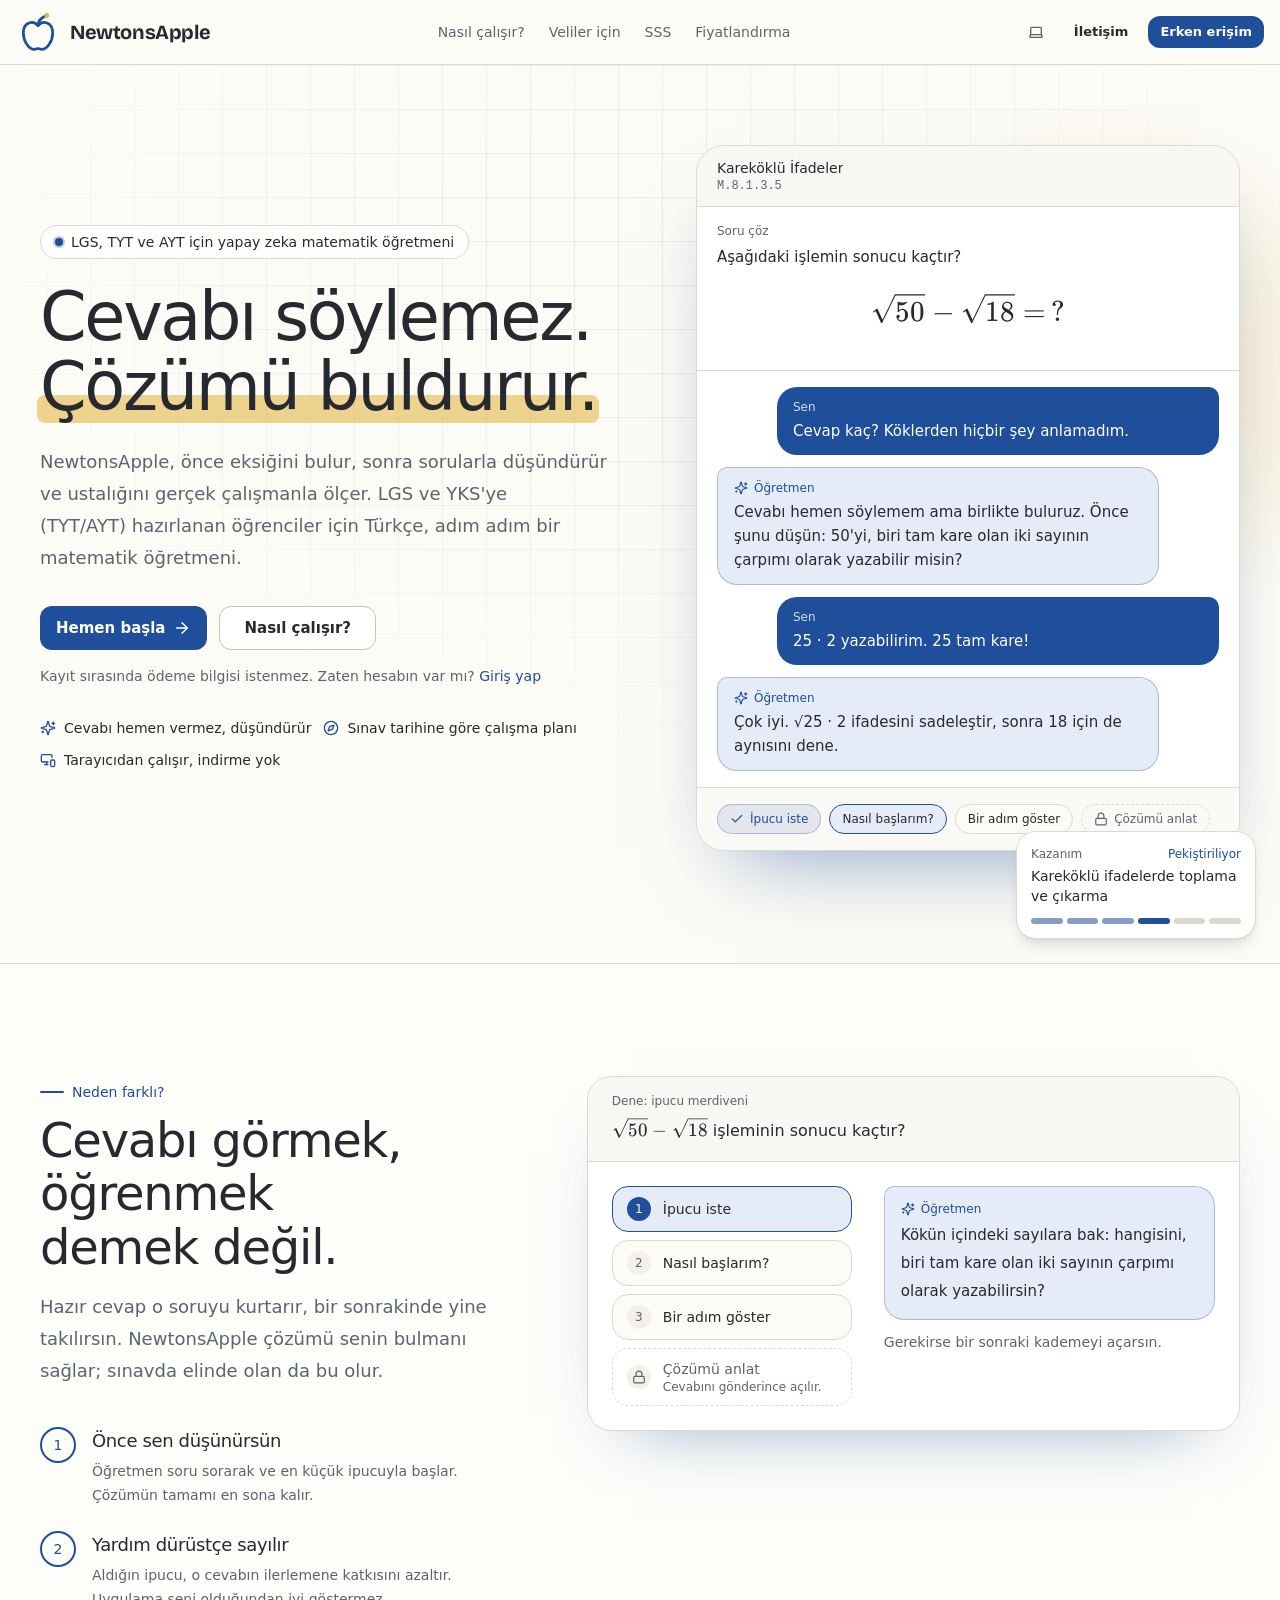
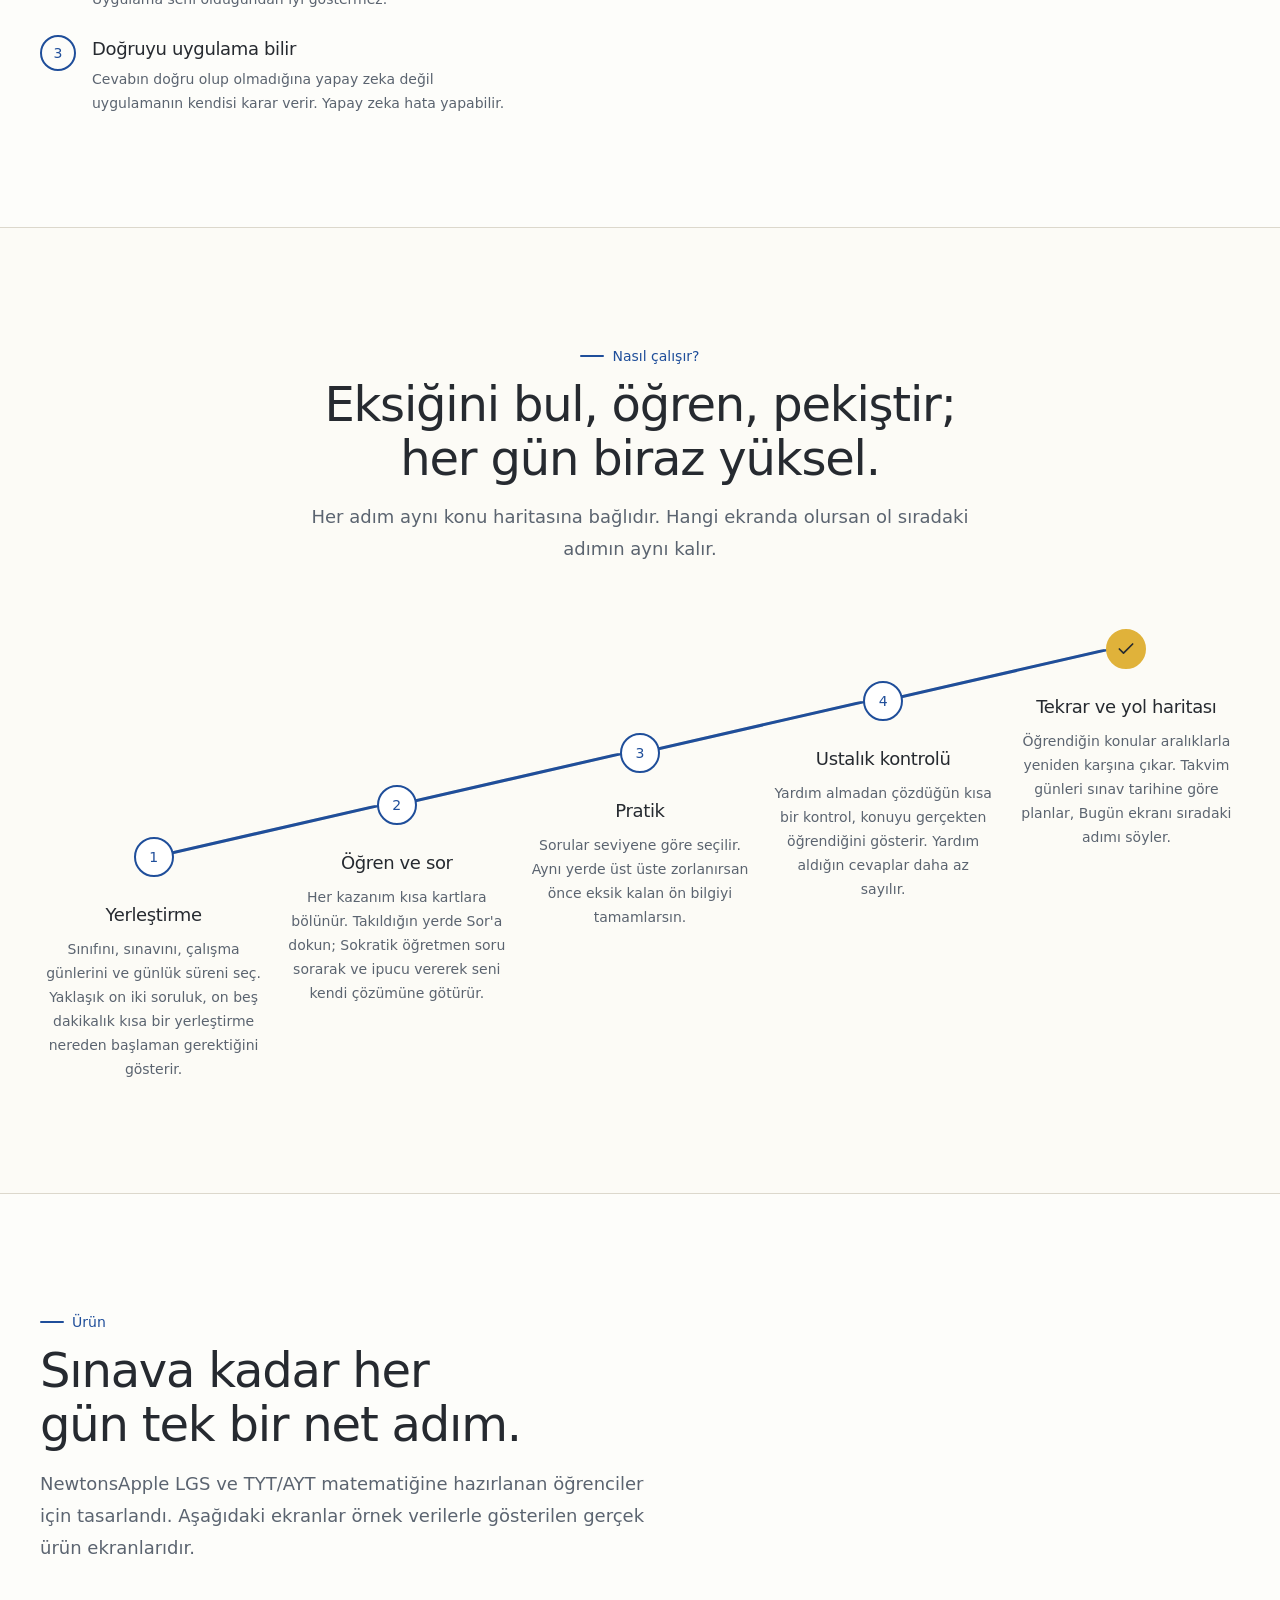
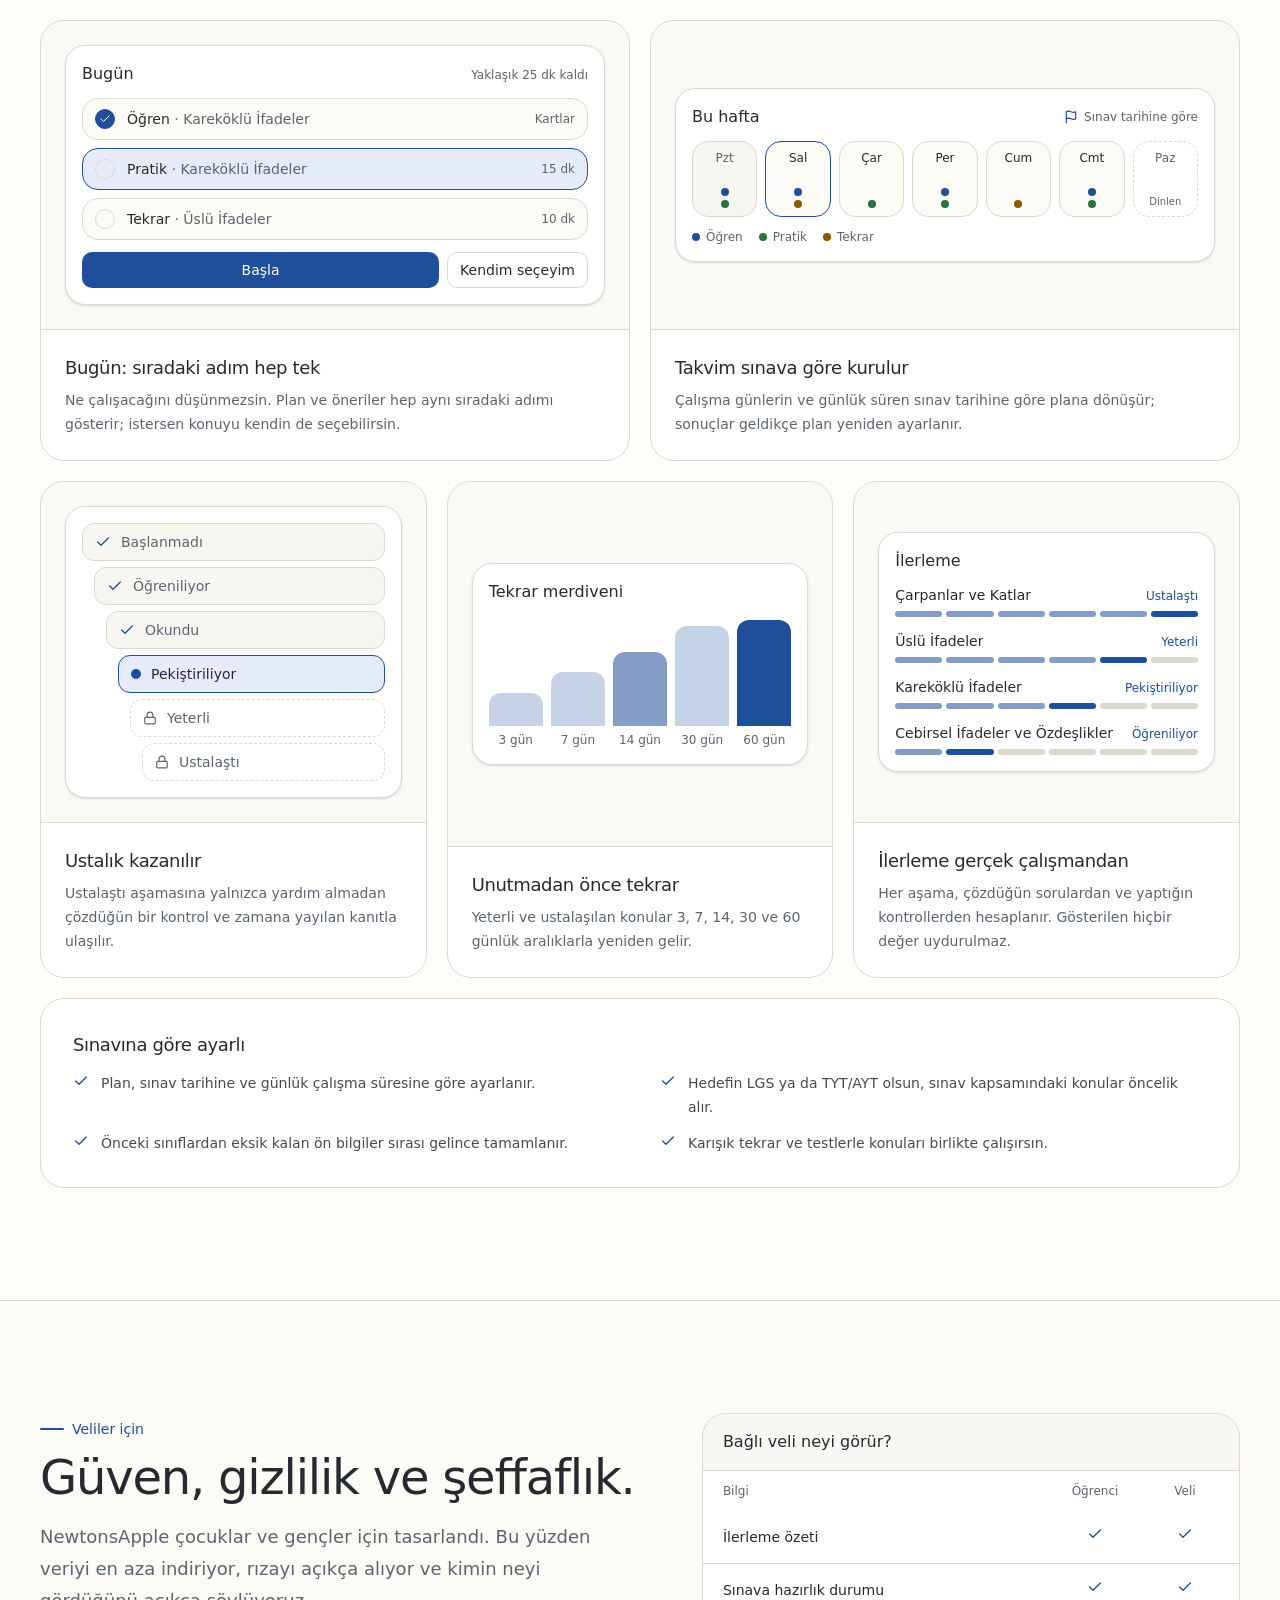
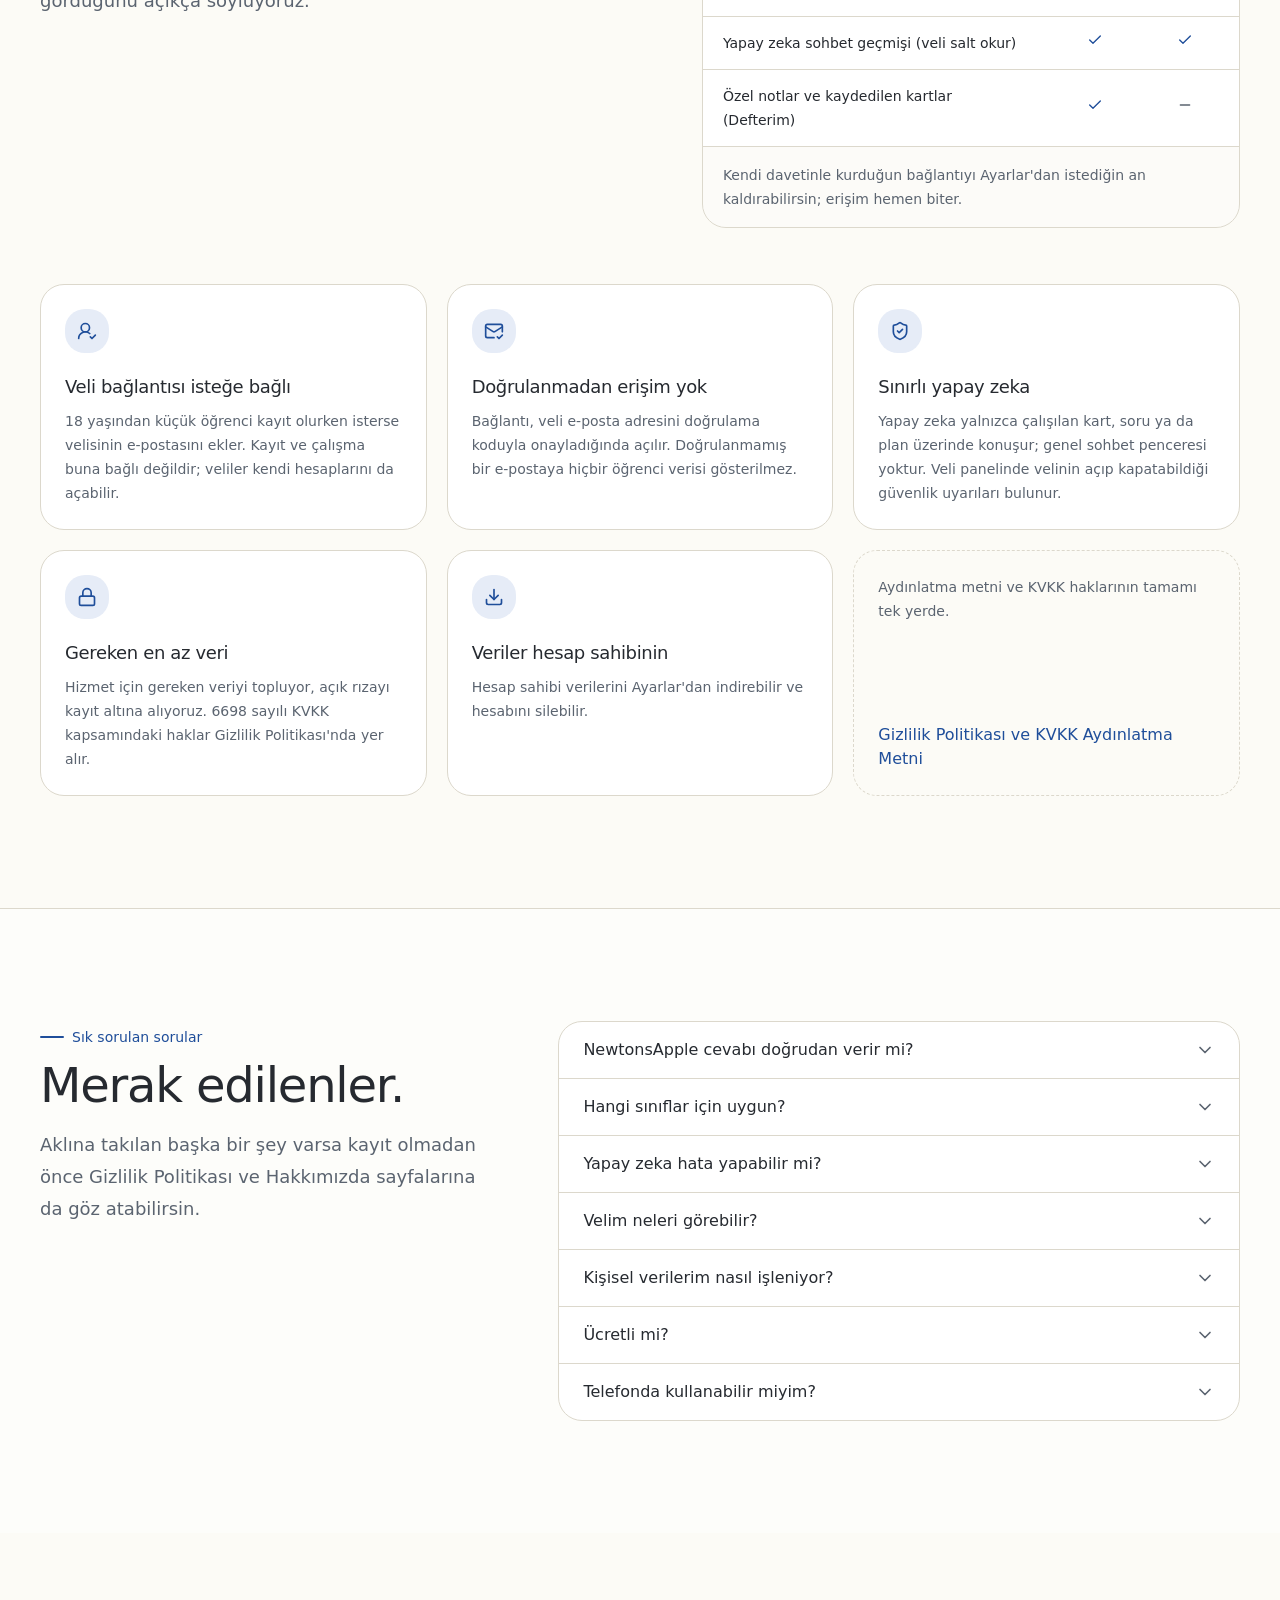
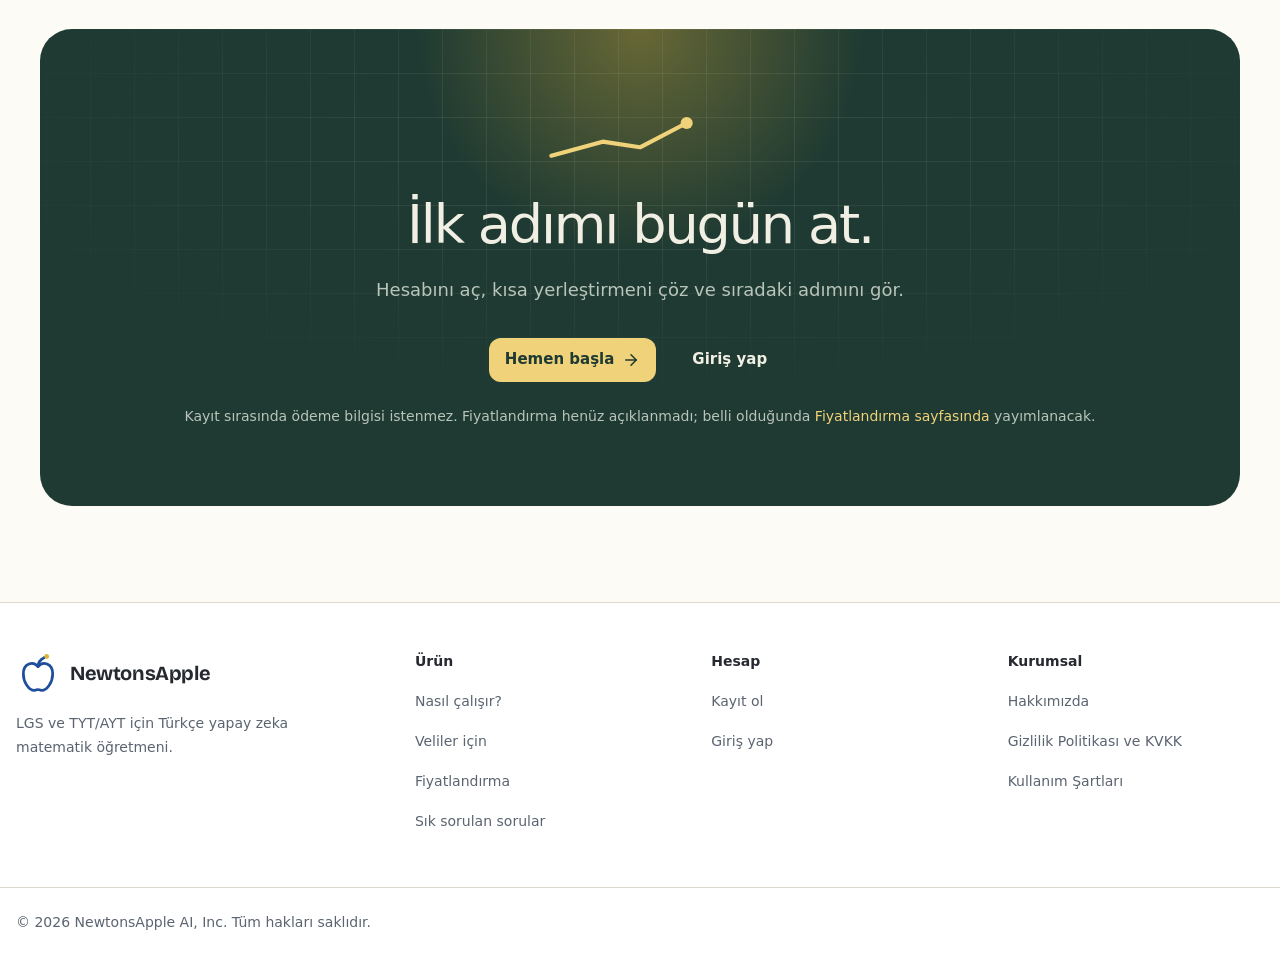
<file: index.html>
<!DOCTYPE html><html lang="tr"><head><meta charSet="utf-8"/><meta name="viewport" content="width=device-width, initial-scale=1"/><link rel="preload" href="/_next/static/media/db22fddfbb78074e-s.p.ttf" as="font" crossorigin="" type="font/ttf"/><link rel="preload" as="image" href="/brand/newtonsapple-mark-48-light.svg"/><link rel="preload" as="image" href="/brand/newtonsapple-mark-48-dark.svg"/><link rel="stylesheet" href="/_next/static/css/81a812dd21aa880f.css" data-precedence="next"/><link rel="stylesheet" href="/_next/static/css/0d2b4f0b61526d96.css" data-precedence="next"/><link rel="stylesheet" href="/_next/static/css/a2d2ae3b76e6a5b6.css" data-precedence="next"/><link rel="stylesheet" href="/_next/static/css/169b181cfaa41615.css" data-precedence="next"/><link rel="preload" as="script" fetchPriority="low" href="/_next/static/chunks/webpack-08650a310063dec8.js"/><script src="/_next/static/chunks/87c73c54-6890e5aad4d9e16a.js" async=""></script><script src="/_next/static/chunks/3812-b7c3de27d8807720.js" async=""></script><script src="/_next/static/chunks/main-app-7e1e76ade3995802.js" async=""></script><script src="/_next/static/chunks/6888-ffbe6ac79718a079.js" async=""></script><script src="/_next/static/chunks/app/layout-b1857f8e7d0da89e.js" async=""></script><script src="/_next/static/chunks/3357-b3cbda04c069fb0e.js" async=""></script><script src="/_next/static/chunks/app/error-7eeb66b954029272.js" async=""></script><script src="/_next/static/chunks/5587-a8dc538170243aab.js" async=""></script><script src="/_next/static/chunks/7852-aa27ecd9e6927b11.js" async=""></script><script src="/_next/static/chunks/4640-d22d335fa0404708.js" async=""></script><script src="/_next/static/chunks/63-bbafee4bbda9a7f0.js" async=""></script><script src="/_next/static/chunks/8249-e69a7f897584a5b1.js" async=""></script><script src="/_next/static/chunks/6026-3a80daace09d479d.js" async=""></script><script src="/_next/static/chunks/2925-9ce377e41d64d8c5.js" async=""></script><script src="/_next/static/chunks/7967-e33d5d3a0ee5052d.js" async=""></script><script src="/_next/static/chunks/6973-62ff5f0abc1090b9.js" async=""></script><script src="/_next/static/chunks/app/(marketing)/layout-ed9250ee1fe4ce33.js" async=""></script><script src="/_next/static/chunks/app/(marketing)/page-0713c39225ddecc4.js" async=""></script><script src="/_next/static/chunks/app/global-error-0acd3921c6f1fbcc.js" async=""></script><title>NewtonsApple - LGS ve TYT/AYT için yapay zeka matematik öğretmeni</title><meta name="description" content="Türkçe yapay zeka matematik öğretmeni. LGS ve TYT/AYT için; kısa bir yerleştirme, kazanım kartları, sana göre pratik ve cevabı vermek yerine düşündüren adım adım ipuçları."/><meta name="application-name" content="NewtonsApple"/><link rel="manifest" href="/site.webmanifest"/><meta name="robots" content="index, follow"/><link rel="canonical" href="https://newtonsapple.ai"/><meta property="og:title" content="NewtonsApple - LGS ve TYT/AYT için yapay zeka matematik öğretmeni"/><meta property="og:description" content="Türkçe yapay zeka matematik öğretmeni. LGS ve TYT/AYT için; kısa bir yerleştirme, kazanım kartları, sana göre pratik ve cevabı vermek yerine düşündüren adım adım ipuçları."/><meta property="og:url" content="https://newtonsapple.ai"/><meta property="og:site_name" content="NewtonsApple"/><meta property="og:locale" content="tr_TR"/><meta property="og:image" content="https://newtonsapple.ai/opengraph-image-pwu6ef.png?ca1fd759e7485d25"/><meta property="og:image:type" content="image/png"/><meta property="og:image:width" content="1200"/><meta property="og:image:height" content="630"/><meta property="og:image:alt" content="NewtonsApple: Matematiği ezberleme, adım adım anla. LGS ve TYT/AYT için yapay zeka matematik öğretmeni."/><meta property="og:type" content="website"/><meta name="twitter:card" content="summary_large_image"/><meta name="twitter:title" content="NewtonsApple - LGS ve TYT/AYT için yapay zeka matematik öğretmeni"/><meta name="twitter:description" content="Türkçe yapay zeka matematik öğretmeni. LGS ve TYT/AYT için; kısa bir yerleştirme, kazanım kartları, sana göre pratik ve cevabı vermek yerine düşündüren adım adım ipuçları."/><meta name="twitter:image" content="https://newtonsapple.ai/opengraph-image-pwu6ef.png?ca1fd759e7485d25"/><meta name="twitter:image:alt" content="NewtonsApple: Matematiği ezberleme, adım adım anla. LGS ve TYT/AYT için yapay zeka matematik öğretmeni."/><meta name="twitter:image:type" content="image/png"/><meta name="twitter:image:width" content="1200"/><meta name="twitter:image:height" content="630"/><link rel="icon" href="/favicon.svg" type="image/svg+xml"/><link rel="icon" href="/favicon.ico" sizes="any"/><link rel="apple-touch-icon" href="/apple-touch-icon.png"/><meta name="next-size-adjust" content=""/><script src="/_next/static/chunks/polyfills-42372ed130431b0a.js" noModule=""></script></head><body class="__variable_44875e __variable_e599c3 antialiased"><div hidden=""><!--$--><!--/$--></div><script>((a,b,c,d,e,f,g,h)=>{let i=document.documentElement,j=["light","dark"];function k(b){var c;(Array.isArray(a)?a:[a]).forEach(a=>{let c="class"===a,d=c&&f?e.map(a=>f[a]||a):e;c?(i.classList.remove(...d),i.classList.add(f&&f[b]?f[b]:b)):i.setAttribute(a,b)}),c=b,h&&j.includes(c)&&(i.style.colorScheme=c)}if(d)k(d);else try{let a=localStorage.getItem(b)||c,d=g&&"system"===a?window.matchMedia("(prefers-color-scheme: dark)").matches?"dark":"light":a;k(d)}catch(a){}})("class","theme","system",null,["light","dark"],null,true,true)</script><a href="#icerik" class="sr-only focus:not-sr-only focus:fixed focus:left-4 focus:top-4 focus:z-[60] focus:rounded-md focus:bg-primary focus:px-4 focus:py-3 focus:text-primary-foreground">İçeriğe geç</a><header class="sticky top-0 z-50 w-full border-b bg-background/85 backdrop-blur supports-[backdrop-filter]:bg-background/70"><div class="container mx-auto px-4 flex h-16 items-center justify-between"><a aria-label="NewtonsApple ana sayfa" class="flex h-11 items-center xl:h-10" href="/"><span class="inline-flex shrink-0 items-center gap-2.5 h-11"><span class="relative block shrink-0 size-11" aria-hidden="true"><img alt="" decoding="async" data-nimg="fill" class="object-contain dark:hidden" style="position:absolute;height:100%;width:100%;left:0;top:0;right:0;bottom:0;color:transparent" src="/brand/newtonsapple-mark-48-light.svg"/><img alt="" aria-hidden="true" decoding="async" data-nimg="fill" class="hidden object-contain dark:block" style="position:absolute;height:100%;width:100%;left:0;top:0;right:0;bottom:0;color:transparent" src="/brand/newtonsapple-mark-48-dark.svg"/></span><span class="whitespace-nowrap font-display font-bold tracking-[-0.02em] text-ink text-xl">NewtonsApple</span></span></a><nav aria-label="Ana menü" class="hidden lg:flex items-center gap-6 text-sm font-medium"><a class="text-muted-foreground transition-colors hover:text-foreground" href="/#nasil-calisir">Nasıl çalışır?</a><a class="text-muted-foreground transition-colors hover:text-foreground" href="/#veliler">Veliler için</a><a class="text-muted-foreground transition-colors hover:text-foreground" href="/#sss">SSS</a><a class="text-muted-foreground transition-colors hover:text-foreground" href="/pricing">Fiyatlandırma</a></nav><div class="flex items-center gap-2"><button data-slot="dropdown-menu-trigger" data-variant="ghost" data-size="sm" class="inline-flex shrink-0 items-center justify-center whitespace-nowrap rounded-lg font-semibold transition-[color,background-color,border-color,box-shadow,opacity] motion-reduce:transition-none disabled:pointer-events-none disabled:opacity-50 [&amp;_svg]:pointer-events-none [&amp;_svg]:shrink-0 outline-none focus-visible:ring-2 focus-visible:ring-ring focus-visible:ring-offset-2 focus-visible:ring-offset-background aria-invalid:border-warn aria-invalid:ring-2 aria-invalid:ring-warn/30 hover:bg-core-soft h-11 min-w-11 px-3 text-[13px] has-[&gt;svg]:px-2.5 xl:h-8 xl:min-w-0 [&amp;_svg:not([class*=&#x27;size-&#x27;])]:size-4 gap-2 text-ink-2 hover:text-ink" aria-label="Tema seç" title="Tema seç" type="button" id="radix-_R_t9fdb_" aria-haspopup="menu" aria-expanded="false" data-state="closed"><svg xmlns="http://www.w3.org/2000/svg" width="24" height="24" viewBox="0 0 24 24" fill="none" stroke="currentColor" stroke-width="2" stroke-linecap="round" stroke-linejoin="round" class="lucide lucide-laptop size-4 opacity-0"><path d="M20 16V7a2 2 0 0 0-2-2H6a2 2 0 0 0-2 2v9m16 0H4m16 0 1.28 2.55a1 1 0 0 1-.9 1.45H3.62a1 1 0 0 1-.9-1.45L4 16"></path></svg><span class="hidden 2xl:inline">Tema</span></button><div class="hidden lg:flex items-center gap-2"><a data-slot="button" data-variant="ghost" data-size="sm" class="inline-flex shrink-0 items-center justify-center whitespace-nowrap rounded-lg font-semibold transition-[color,background-color,border-color,box-shadow,opacity] motion-reduce:transition-none disabled:pointer-events-none disabled:opacity-50 [&amp;_svg]:pointer-events-none [&amp;_svg]:shrink-0 outline-none focus-visible:ring-2 focus-visible:ring-ring focus-visible:ring-offset-2 focus-visible:ring-offset-background aria-invalid:border-warn aria-invalid:ring-2 aria-invalid:ring-warn/30 hover:bg-core-soft hover:text-ink h-11 min-w-11 gap-1.5 px-3 text-[13px] has-[&gt;svg]:px-2.5 xl:h-8 xl:min-w-0 [&amp;_svg:not([class*=&#x27;size-&#x27;])]:size-4 text-foreground" href="mailto:info@newtonsapple.ai?subject=NewtonsApple%20erken%20eri%C5%9Fim">İletişim</a><a data-slot="button" data-variant="default" data-size="sm" class="inline-flex shrink-0 items-center justify-center whitespace-nowrap rounded-lg font-semibold transition-[color,background-color,border-color,box-shadow,opacity] motion-reduce:transition-none disabled:pointer-events-none disabled:opacity-50 [&amp;_svg]:pointer-events-none [&amp;_svg]:shrink-0 outline-none focus-visible:ring-2 focus-visible:ring-ring focus-visible:ring-offset-2 focus-visible:ring-offset-background aria-invalid:border-warn aria-invalid:ring-2 aria-invalid:ring-warn/30 bg-core text-core-ink hover:bg-core/90 h-11 min-w-11 gap-1.5 px-3 text-[13px] has-[&gt;svg]:px-2.5 xl:h-8 xl:min-w-0 [&amp;_svg:not([class*=&#x27;size-&#x27;])]:size-4" href="mailto:info@newtonsapple.ai?subject=NewtonsApple%20erken%20eri%C5%9Fim">Erken erişim</a></div><button data-slot="sheet-trigger" data-variant="ghost" data-size="icon-sm" class="inline-flex shrink-0 items-center justify-center gap-2 whitespace-nowrap rounded-lg font-semibold transition-[color,background-color,border-color,box-shadow,opacity] motion-reduce:transition-none disabled:pointer-events-none disabled:opacity-50 [&amp;_svg]:pointer-events-none [&amp;_svg]:shrink-0 outline-none focus-visible:ring-2 focus-visible:ring-ring focus-visible:ring-offset-2 focus-visible:ring-offset-background aria-invalid:border-warn aria-invalid:ring-2 aria-invalid:ring-warn/30 hover:bg-core-soft hover:text-ink size-11 text-[13px] xl:size-8 [&amp;_svg:not([class*=&#x27;size-&#x27;])]:size-4 lg:hidden" aria-label="Menüyü aç" type="button" aria-haspopup="dialog" aria-expanded="false" aria-controls="radix-_R_1t9fdb_" data-state="closed"><svg xmlns="http://www.w3.org/2000/svg" width="24" height="24" viewBox="0 0 24 24" fill="none" stroke="currentColor" stroke-width="2" stroke-linecap="round" stroke-linejoin="round" class="lucide lucide-menu h-5 w-5"><line x1="4" x2="20" y1="12" y2="12"></line><line x1="4" x2="20" y1="6" y2="6"></line><line x1="4" x2="20" y1="18" y2="18"></line></svg></button></div></div></header><div id="icerik" tabindex="-1" class="outline-none"><main class="lp-root bg-background"><script type="application/ld+json">{"@context":"https://schema.org","@graph":[{"@type":"Organization","name":"NewtonsApple","url":"https://newtonsapple.ai"},{"@type":"WebSite","name":"NewtonsApple","url":"https://newtonsapple.ai","inLanguage":"tr-TR"},{"@type":"FAQPage","mainEntity":[{"@type":"Question","name":"NewtonsApple cevabı doğrudan verir mi?","acceptedAnswer":{"@type":"Answer","text":"Hemen vermez. Yapay zeka öğretmen önce sana soru sorar ve adım adım ipucu verir; amaç, çözüme kendi düşüncenle ulaşman. Cevabını verdikten sonra çözümün tamamını görebilirsin; cevaplamadan önce aldığın yardım o sorunun ilerlemene katkısını azaltır."}},{"@type":"Question","name":"Hangi sınıflar için uygun?","acceptedAnswer":{"@type":"Answer","text":"5-12. sınıf matematik konuları için kartlar ve sorular var. LGS ve TYT/AYT matematiğine hazırlanırken yerleştirme, plan ve tekrarlar sınav hedefine göre ayarlanır."}},{"@type":"Question","name":"Yapay zeka hata yapabilir mi?","acceptedAnswer":{"@type":"Answer","text":"Evet, yapay zeka hata yapabilir. Bu yüzden cevabının doğru olup olmadığına yapay zeka değil uygulamanın kendisi karar verir. Yapay zeka yalnızca çalıştığın kart, soru ya da plan üzerinde konuşur; genel bir sohbet penceresi yoktur."}},{"@type":"Question","name":"Velim neleri görebilir?","acceptedAnswer":{"@type":"Answer","text":"Veli bağlantısı isteğe bağlıdır: 18 yaşından küçük öğrenci kayıt olurken isterse velisinin e-postasını ekler. Bağlantı, veli kendi e-posta adresini doğrulama koduyla onayladığında açılır. Bağlı veli ilerleme özetini, sınava hazırlık durumunu ve yapay zeka sohbet geçmişini görebilir. Kendi davetinle kurduğun bağlantıyı Ayarlar'dan istediğin an kaldırabilirsin."}},{"@type":"Question","name":"Kişisel verilerim nasıl işleniyor?","acceptedAnswer":{"@type":"Answer","text":"Hizmet için gereken en az veriyi topluyoruz ve 6698 sayılı KVKK kapsamındaki haklarını Gizlilik Politikası'nda anlatıyoruz. Hesabının verilerini Ayarlar'dan indirebilir, hesabını silebilirsin."}},{"@type":"Question","name":"Ücretli mi?","acceptedAnswer":{"@type":"Answer","text":"Fiyatlandırma henüz açıklanmadı. Planlar belli olduğunda Fiyatlandırma sayfasında yayımlanacak. Kayıt sırasında ödeme bilgisi istenmez."}},{"@type":"Question","name":"Telefonda kullanabilir miyim?","acceptedAnswer":{"@type":"Answer","text":"Evet. NewtonsApple telefon, tablet ve bilgisayarda tarayıcıdan çalışır; ayrıca uygulama indirmen gerekmez."}}]}]}</script><section aria-labelledby="hero-baslik" class="relative isolate overflow-hidden"><div aria-hidden="true" class="lp-grid absolute inset-0 -z-10"></div><div aria-hidden="true" class="lp-glow absolute -right-24 top-10 -z-10 size-[34rem] rounded-full opacity-80"></div><div class="mx-auto w-full max-w-[84rem] px-4 sm:px-6 lg:px-10 grid items-center gap-14 pb-20 pt-10 sm:pt-14 lg:grid-cols-[1.02fr_1fr] lg:gap-12 lg:pb-28 lg:pt-20"><div class="text-center lg:text-left"><p class="inline-flex items-center gap-2 rounded-full border bg-card/80 px-3.5 py-1.5 text-sm font-medium text-foreground backdrop-blur"><span aria-hidden="true" class="size-2 rounded-full bg-core ring-2 ring-core/30"></span>LGS, TYT ve AYT için yapay zeka matematik öğretmeni</p><h1 id="hero-baslik" class="mt-6 text-balance text-[clamp(2.2rem,1.3rem+3.6vw,4.25rem)] font-medium leading-[1.04] tracking-[-0.035em] text-foreground">Cevabı söylemez.<br/><span class="lp-mark">Çözümü buldurur.</span></h1><p class="mx-auto mt-6 max-w-xl text-pretty text-lg leading-8 text-muted-foreground lg:mx-0">NewtonsApple, önce eksiğini bulur, sonra sorularla düşündürür ve ustalığını gerçek çalışmanla ölçer. LGS ve YKS&#x27;ye (TYT/AYT) hazırlanan öğrenciler için Türkçe, adım adım bir matematik öğretmeni.</p><div class="mt-8 flex flex-col gap-3 sm:flex-row sm:justify-center lg:justify-start"><a data-slot="button" data-variant="default" data-size="lg" class="inline-flex shrink-0 items-center justify-center gap-2 whitespace-nowrap rounded-lg font-semibold transition-[color,background-color,border-color,box-shadow,opacity] motion-reduce:transition-none disabled:pointer-events-none disabled:opacity-50 [&amp;_svg]:pointer-events-none [&amp;_svg]:shrink-0 [&amp;_svg:not([class*=&#x27;size-&#x27;])]:size-[18px] outline-none focus-visible:ring-2 focus-visible:ring-ring focus-visible:ring-offset-2 focus-visible:ring-offset-background aria-invalid:border-warn aria-invalid:ring-2 aria-invalid:ring-warn/30 bg-core text-core-ink hover:bg-core/90 px-6 text-[15px] has-[&gt;svg]:px-4 h-12 xl:h-11 w-full sm:w-auto" href="mailto:info@newtonsapple.ai?subject=NewtonsApple%20erken%20eri%C5%9Fim">Hemen başla<svg xmlns="http://www.w3.org/2000/svg" width="24" height="24" viewBox="0 0 24 24" fill="none" stroke="currentColor" stroke-width="2" stroke-linecap="round" stroke-linejoin="round" class="lucide lucide-arrow-right" aria-hidden="true"><path d="M5 12h14"></path><path d="m12 5 7 7-7 7"></path></svg></a><a data-slot="button" data-variant="outline" data-size="lg" class="inline-flex shrink-0 items-center justify-center gap-2 whitespace-nowrap rounded-lg font-semibold transition-[color,background-color,border-color,box-shadow,opacity] motion-reduce:transition-none disabled:pointer-events-none disabled:opacity-50 [&amp;_svg]:pointer-events-none [&amp;_svg]:shrink-0 [&amp;_svg:not([class*=&#x27;size-&#x27;])]:size-[18px] outline-none focus-visible:ring-2 focus-visible:ring-ring focus-visible:ring-offset-2 focus-visible:ring-offset-background aria-invalid:border-warn aria-invalid:ring-2 aria-invalid:ring-warn/30 border border-line-2 bg-surface text-ink hover:bg-core-soft h-11 px-6 text-[15px] has-[&gt;svg]:px-4 w-full sm:w-auto" href="#nasil-calisir">Nasıl çalışır?</a></div><p class="mt-4 text-sm text-muted-foreground">Kayıt sırasında ödeme bilgisi istenmez. Zaten hesabın var mı?<!-- --> <a class="inline-flex min-h-11 items-center font-medium text-primary underline-offset-4 hover:underline xl:min-h-0" href="mailto:info@newtonsapple.ai?subject=NewtonsApple%20erken%20eri%C5%9Fim">Giriş yap</a></p><ul class="mt-8 flex flex-col items-center gap-3 text-sm text-foreground sm:flex-row sm:flex-wrap sm:justify-center lg:justify-start"><li class="inline-flex items-center gap-2"><svg xmlns="http://www.w3.org/2000/svg" width="24" height="24" viewBox="0 0 24 24" fill="none" stroke="currentColor" stroke-width="2" stroke-linecap="round" stroke-linejoin="round" class="lucide lucide-sparkles size-4 text-primary" aria-hidden="true"><path d="M9.937 15.5A2 2 0 0 0 8.5 14.063l-6.135-1.582a.5.5 0 0 1 0-.962L8.5 9.936A2 2 0 0 0 9.937 8.5l1.582-6.135a.5.5 0 0 1 .963 0L14.063 8.5A2 2 0 0 0 15.5 9.937l6.135 1.581a.5.5 0 0 1 0 .964L15.5 14.063a2 2 0 0 0-1.437 1.437l-1.582 6.135a.5.5 0 0 1-.963 0z"></path><path d="M20 3v4"></path><path d="M22 5h-4"></path><path d="M4 17v2"></path><path d="M5 18H3"></path></svg>Cevabı hemen vermez, düşündürür</li><li class="inline-flex items-center gap-2"><svg xmlns="http://www.w3.org/2000/svg" width="24" height="24" viewBox="0 0 24 24" fill="none" stroke="currentColor" stroke-width="2" stroke-linecap="round" stroke-linejoin="round" class="lucide lucide-compass size-4 text-primary" aria-hidden="true"><path d="m16.24 7.76-1.804 5.411a2 2 0 0 1-1.265 1.265L7.76 16.24l1.804-5.411a2 2 0 0 1 1.265-1.265z"></path><circle cx="12" cy="12" r="10"></circle></svg>Sınav tarihine göre çalışma planı</li><li class="inline-flex items-center gap-2"><svg xmlns="http://www.w3.org/2000/svg" width="24" height="24" viewBox="0 0 24 24" fill="none" stroke="currentColor" stroke-width="2" stroke-linecap="round" stroke-linejoin="round" class="lucide lucide-monitor-smartphone size-4 text-primary" aria-hidden="true"><path d="M18 8V6a2 2 0 0 0-2-2H4a2 2 0 0 0-2 2v7a2 2 0 0 0 2 2h8"></path><path d="M10 19v-3.96 3.15"></path><path d="M7 19h5"></path><rect width="6" height="10" x="16" y="12" rx="2"></rect></svg>Tarayıcıdan çalışır, indirme yok</li></ul></div><figure class="relative mx-auto w-full max-w-[34rem] lg:mr-0"><figcaption class="sr-only">Örnek: Sokratik yapay zeka öğretmen kareköklü bir soruda öğrenciye cevabı vermek yerine soru sorarak yol gösteriyor.</figcaption><div aria-hidden="true" class="lp-float absolute -bottom-[5.5rem] -right-4 z-10 hidden w-60 rounded-2xl border bg-card p-3.5 text-card-foreground shadow-lg [animation-delay:-3s] xl:block"><div class="flex items-center justify-between text-xs"><span class="font-medium text-muted-foreground">Kazanım</span><span class="font-medium text-primary">Pekiştiriliyor</span></div><p class="mt-1 text-sm font-medium leading-5">Kareköklü ifadelerde toplama ve çıkarma</p><span role="img" aria-label="Aşama: Pekiştiriliyor" class="flex items-center gap-1 mt-3"><span aria-hidden="true" class="h-1.5 flex-1 rounded-full bg-core/55"></span><span aria-hidden="true" class="h-1.5 flex-1 rounded-full bg-core/55"></span><span aria-hidden="true" class="h-1.5 flex-1 rounded-full bg-core/55"></span><span aria-hidden="true" class="h-1.5 flex-1 rounded-full bg-core"></span><span aria-hidden="true" class="h-1.5 flex-1 rounded-full bg-line"></span><span aria-hidden="true" class="h-1.5 flex-1 rounded-full bg-line"></span></span></div><div aria-hidden="true" class="relative overflow-hidden rounded-[1.75rem] border bg-card text-card-foreground shadow-[0_40px_80px_-40px_color-mix(in_oklab,var(--primary)_55%,transparent)]"><div class="flex items-center justify-between gap-3 border-b bg-muted/50 px-4 py-3 sm:px-5"><div class="min-w-0"><p class="truncate text-sm font-medium">Kareköklü İfadeler</p><p class="font-mono text-xs text-muted-foreground">M.8.1.3.5</p></div></div><div class="border-b px-4 py-4 sm:px-5"><p class="text-xs font-medium text-muted-foreground">Soru çöz</p><p class="mt-1.5 text-[15px] leading-6">Aşağıdaki işlemin sonucu kaçtır?</p><span class="block mt-1 text-center text-xl sm:text-2xl"><span class="katex-display"><span class="katex"><span class="katex-mathml"><math xmlns="http://www.w3.org/1998/Math/MathML" display="block"><semantics><mrow><msqrt><mn>50</mn></msqrt><mo>−</mo><msqrt><mn>18</mn></msqrt><mo>=</mo><mtext> </mtext><mo stretchy="false">?</mo></mrow><annotation encoding="application/x-tex">\sqrt{50}-\sqrt{18}=\,?</annotation></semantics></math></span><span class="katex-html" aria-hidden="true"><span class="katex-base"><span class="katex-strut" style="height:1.04em;vertical-align:-0.0839em;"></span><span class="mord sqrt"><span class="vlist-t vlist-t2"><span class="vlist-r"><span class="vlist" style="height:0.9561em;"><span class="svg-align" style="top:-3em;"><span class="pstrut" style="height:3em;"></span><span class="mord" style="padding-left:0.833em;"><span class="mord">50</span></span></span><span style="top:-2.9161em;"><span class="pstrut" style="height:3em;"></span><span class="hide-tail" style="min-width:0.853em;height:1.08em;"><svg xmlns="http://www.w3.org/2000/svg" width="400em" height="1.08em" viewBox="0 0 400000 1080" preserveAspectRatio="xMinYMin slice"><path d="M95,702
c-2.7,0,-7.17,-2.7,-13.5,-8c-5.8,-5.3,-9.5,-10,-9.5,-14
c0,-2,0.3,-3.3,1,-4c1.3,-2.7,23.83,-20.7,67.5,-54
c44.2,-33.3,65.8,-50.3,66.5,-51c1.3,-1.3,3,-2,5,-2c4.7,0,8.7,3.3,12,10
s173,378,173,378c0.7,0,35.3,-71,104,-213c68.7,-142,137.5,-285,206.5,-429
c69,-144,104.5,-217.7,106.5,-221
l0 -0
c5.3,-9.3,12,-14,20,-14
H400000v40H845.2724
s-225.272,467,-225.272,467s-235,486,-235,486c-2.7,4.7,-9,7,-19,7
c-6,0,-10,-1,-12,-3s-194,-422,-194,-422s-65,47,-65,47z
M834 80h400000v40h-400000z"/></svg></span></span></span><span class="vlist-s">​</span></span><span class="vlist-r"><span class="vlist" style="height:0.0839em;"><span></span></span></span></span></span><span class="mspace" style="margin-right:0.2222em;"></span><span class="mbin">−</span><span class="mspace" style="margin-right:0.2222em;"></span></span><span class="katex-base"><span class="katex-strut" style="height:1.04em;vertical-align:-0.0839em;"></span><span class="mord sqrt"><span class="vlist-t vlist-t2"><span class="vlist-r"><span class="vlist" style="height:0.9561em;"><span class="svg-align" style="top:-3em;"><span class="pstrut" style="height:3em;"></span><span class="mord" style="padding-left:0.833em;"><span class="mord">18</span></span></span><span style="top:-2.9161em;"><span class="pstrut" style="height:3em;"></span><span class="hide-tail" style="min-width:0.853em;height:1.08em;"><svg xmlns="http://www.w3.org/2000/svg" width="400em" height="1.08em" viewBox="0 0 400000 1080" preserveAspectRatio="xMinYMin slice"><path d="M95,702
c-2.7,0,-7.17,-2.7,-13.5,-8c-5.8,-5.3,-9.5,-10,-9.5,-14
c0,-2,0.3,-3.3,1,-4c1.3,-2.7,23.83,-20.7,67.5,-54
c44.2,-33.3,65.8,-50.3,66.5,-51c1.3,-1.3,3,-2,5,-2c4.7,0,8.7,3.3,12,10
s173,378,173,378c0.7,0,35.3,-71,104,-213c68.7,-142,137.5,-285,206.5,-429
c69,-144,104.5,-217.7,106.5,-221
l0 -0
c5.3,-9.3,12,-14,20,-14
H400000v40H845.2724
s-225.272,467,-225.272,467s-235,486,-235,486c-2.7,4.7,-9,7,-19,7
c-6,0,-10,-1,-12,-3s-194,-422,-194,-422s-65,47,-65,47z
M834 80h400000v40h-400000z"/></svg></span></span></span><span class="vlist-s">​</span></span><span class="vlist-r"><span class="vlist" style="height:0.0839em;"><span></span></span></span></span></span><span class="mspace" style="margin-right:0.2778em;"></span><span class="mrel">=</span><span class="mspace" style="margin-right:0.1667em;"></span></span><span class="katex-base"><span class="katex-strut" style="height:0.6944em;"></span><span class="mclose">?</span></span></span></span></span></span></div><div class="space-y-3 px-4 py-4 sm:px-5"><div class="lp-msg max-w-[88%] rounded-2xl px-4 py-3 text-[15px] leading-6 ml-auto rounded-tr-md bg-primary text-primary-foreground" style="--d:0.9s"><p class="mb-1 flex items-center gap-1.5 text-xs font-medium text-primary-foreground/80">Sen</p><p>Cevap kaç? Köklerden hiçbir şey anlamadım.</p></div><div class="lp-msg max-w-[88%] rounded-2xl px-4 py-3 text-[15px] leading-6 rounded-tl-md border border-core/30 bg-core-soft text-foreground" style="--d:1.85s"><p class="mb-1 flex items-center gap-1.5 text-xs font-medium text-primary"><svg xmlns="http://www.w3.org/2000/svg" width="24" height="24" viewBox="0 0 24 24" fill="none" stroke="currentColor" stroke-width="2" stroke-linecap="round" stroke-linejoin="round" class="lucide lucide-sparkles size-3.5" aria-hidden="true"><path d="M9.937 15.5A2 2 0 0 0 8.5 14.063l-6.135-1.582a.5.5 0 0 1 0-.962L8.5 9.936A2 2 0 0 0 9.937 8.5l1.582-6.135a.5.5 0 0 1 .963 0L14.063 8.5A2 2 0 0 0 15.5 9.937l6.135 1.581a.5.5 0 0 1 0 .964L15.5 14.063a2 2 0 0 0-1.437 1.437l-1.582 6.135a.5.5 0 0 1-.963 0z"></path><path d="M20 3v4"></path><path d="M22 5h-4"></path><path d="M4 17v2"></path><path d="M5 18H3"></path></svg>Öğretmen</p><p>Cevabı hemen söylemem ama birlikte buluruz. Önce şunu düşün: 50&#x27;yi, biri tam kare olan iki sayının çarpımı olarak yazabilir misin?</p></div><div class="lp-msg max-w-[88%] rounded-2xl px-4 py-3 text-[15px] leading-6 ml-auto rounded-tr-md bg-primary text-primary-foreground" style="--d:2.8s"><p class="mb-1 flex items-center gap-1.5 text-xs font-medium text-primary-foreground/80">Sen</p><p>25 · 2 yazabilirim. 25 tam kare!</p></div><div class="lp-msg max-w-[88%] rounded-2xl px-4 py-3 text-[15px] leading-6 rounded-tl-md border border-core/30 bg-core-soft text-foreground" style="--d:3.7499999999999996s"><p class="mb-1 flex items-center gap-1.5 text-xs font-medium text-primary"><svg xmlns="http://www.w3.org/2000/svg" width="24" height="24" viewBox="0 0 24 24" fill="none" stroke="currentColor" stroke-width="2" stroke-linecap="round" stroke-linejoin="round" class="lucide lucide-sparkles size-3.5" aria-hidden="true"><path d="M9.937 15.5A2 2 0 0 0 8.5 14.063l-6.135-1.582a.5.5 0 0 1 0-.962L8.5 9.936A2 2 0 0 0 9.937 8.5l1.582-6.135a.5.5 0 0 1 .963 0L14.063 8.5A2 2 0 0 0 15.5 9.937l6.135 1.581a.5.5 0 0 1 0 .964L15.5 14.063a2 2 0 0 0-1.437 1.437l-1.582 6.135a.5.5 0 0 1-.963 0z"></path><path d="M20 3v4"></path><path d="M22 5h-4"></path><path d="M4 17v2"></path><path d="M5 18H3"></path></svg>Öğretmen</p><p>Çok iyi. √25 · 2 ifadesini sadeleştir, sonra 18 için de aynısını dene.</p></div></div><div class="border-t bg-muted/40 px-4 py-4 sm:px-5"><div class="flex flex-wrap gap-2"><span class="inline-flex items-center gap-1.5 rounded-full border px-3 py-1.5 text-xs font-medium border-primary/30 bg-primary/10 text-primary"><svg xmlns="http://www.w3.org/2000/svg" width="24" height="24" viewBox="0 0 24 24" fill="none" stroke="currentColor" stroke-width="2" stroke-linecap="round" stroke-linejoin="round" class="lucide lucide-check size-3.5"><path d="M20 6 9 17l-5-5"></path></svg>İpucu iste</span><span class="inline-flex items-center gap-1.5 rounded-full border px-3 py-1.5 text-xs font-medium border-core bg-core-soft text-ink">Nasıl başlarım?</span><span class="inline-flex items-center gap-1.5 rounded-full border px-3 py-1.5 text-xs font-medium bg-background text-foreground">Bir adım göster</span><span class="inline-flex items-center gap-1.5 rounded-full border px-3 py-1.5 text-xs font-medium border-dashed bg-transparent text-muted-foreground"><svg xmlns="http://www.w3.org/2000/svg" width="24" height="24" viewBox="0 0 24 24" fill="none" stroke="currentColor" stroke-width="2" stroke-linecap="round" stroke-linejoin="round" class="lucide lucide-lock size-3.5"><rect width="18" height="11" x="3" y="11" rx="2" ry="2"></rect><path d="M7 11V7a5 5 0 0 1 10 0v4"></path></svg>Çözümü anlat</span></div></div></div></figure></div></section><section aria-labelledby="neden-baslik" id="neden" class="scroll-mt-20 border-y bg-card/50 py-20 sm:py-24 lg:py-28"><div class="mx-auto w-full max-w-[84rem] px-4 sm:px-6 lg:px-10 grid items-start gap-12 lg:grid-cols-[0.85fr_1.15fr] lg:gap-16"><div><div data-reveal="" style="--rv-d:0ms" class="max-w-2xl"><p class="inline-flex items-center gap-2 text-sm font-medium text-core"><span aria-hidden="true" class="inline-block h-0.5 w-6 rounded-full bg-current"></span>Neden farklı?</p><h2 id="neden-baslik" class="mt-3 text-balance text-[clamp(1.875rem,1.2rem+2.4vw,3rem)] font-medium leading-[1.12] tracking-[-0.025em] text-ink">Cevabı görmek, öğrenmek demek değil.</h2><p class="mt-4 text-pretty text-base leading-7 sm:text-lg sm:leading-8 text-ink-2">Hazır cevap o soruyu kurtarır, bir sonrakinde yine takılırsın. NewtonsApple çözümü senin bulmanı sağlar; sınavda elinde olan da bu olur.</p></div><ol class="mt-10 space-y-6"><li data-reveal="" style="--rv-d:0ms" class="flex gap-4"><span aria-hidden="true" class="flex size-9 shrink-0 items-center justify-center rounded-full border-2 border-primary text-sm font-medium text-primary">1</span><div><h3 class="text-lg font-medium tracking-[-0.02em]">Önce sen düşünürsün</h3><p class="mt-1 text-sm leading-6 text-muted-foreground">Öğretmen soru sorarak ve en küçük ipucuyla başlar. Çözümün tamamı en sona kalır.</p></div></li><li data-reveal="" style="--rv-d:90ms" class="flex gap-4"><span aria-hidden="true" class="flex size-9 shrink-0 items-center justify-center rounded-full border-2 border-primary text-sm font-medium text-primary">2</span><div><h3 class="text-lg font-medium tracking-[-0.02em]">Yardım dürüstçe sayılır</h3><p class="mt-1 text-sm leading-6 text-muted-foreground">Aldığın ipucu, o cevabın ilerlemene katkısını azaltır. Uygulama seni olduğundan iyi göstermez.</p></div></li><li data-reveal="" style="--rv-d:180ms" class="flex gap-4"><span aria-hidden="true" class="flex size-9 shrink-0 items-center justify-center rounded-full border-2 border-primary text-sm font-medium text-primary">3</span><div><h3 class="text-lg font-medium tracking-[-0.02em]">Doğruyu uygulama bilir</h3><p class="mt-1 text-sm leading-6 text-muted-foreground">Cevabın doğru olup olmadığına yapay zeka değil uygulamanın kendisi karar verir. Yapay zeka hata yapabilir.</p></div></li></ol></div><div data-reveal="" style="--rv-d:90ms"><div class="overflow-hidden rounded-3xl border bg-card text-card-foreground shadow-[0_30px_70px_-45px_color-mix(in_oklab,var(--primary)_60%,transparent)]"><div class="border-b bg-muted/50 px-5 py-4 sm:px-6"><p class="text-xs font-medium text-muted-foreground">Dene: ipucu merdiveni</p><div class="mt-2 text-base leading-7"><p><span class=""><span class="katex"><span class="katex-mathml"><math xmlns="http://www.w3.org/1998/Math/MathML"><semantics><mrow><msqrt><mn>50</mn></msqrt><mo>−</mo><msqrt><mn>18</mn></msqrt></mrow><annotation encoding="application/x-tex">\sqrt{50}-\sqrt{18}</annotation></semantics></math></span><span class="katex-html" aria-hidden="true"><span class="katex-base"><span class="katex-strut" style="height:1.04em;vertical-align:-0.1328em;"></span><span class="mord sqrt"><span class="vlist-t vlist-t2"><span class="vlist-r"><span class="vlist" style="height:0.9072em;"><span class="svg-align" style="top:-3em;"><span class="pstrut" style="height:3em;"></span><span class="mord" style="padding-left:0.833em;"><span class="mord">50</span></span></span><span style="top:-2.8672em;"><span class="pstrut" style="height:3em;"></span><span class="hide-tail" style="min-width:0.853em;height:1.08em;"><svg xmlns="http://www.w3.org/2000/svg" width="400em" height="1.08em" viewBox="0 0 400000 1080" preserveAspectRatio="xMinYMin slice"><path d="M95,702
c-2.7,0,-7.17,-2.7,-13.5,-8c-5.8,-5.3,-9.5,-10,-9.5,-14
c0,-2,0.3,-3.3,1,-4c1.3,-2.7,23.83,-20.7,67.5,-54
c44.2,-33.3,65.8,-50.3,66.5,-51c1.3,-1.3,3,-2,5,-2c4.7,0,8.7,3.3,12,10
s173,378,173,378c0.7,0,35.3,-71,104,-213c68.7,-142,137.5,-285,206.5,-429
c69,-144,104.5,-217.7,106.5,-221
l0 -0
c5.3,-9.3,12,-14,20,-14
H400000v40H845.2724
s-225.272,467,-225.272,467s-235,486,-235,486c-2.7,4.7,-9,7,-19,7
c-6,0,-10,-1,-12,-3s-194,-422,-194,-422s-65,47,-65,47z
M834 80h400000v40h-400000z"/></svg></span></span></span><span class="vlist-s">​</span></span><span class="vlist-r"><span class="vlist" style="height:0.1328em;"><span></span></span></span></span></span><span class="mspace" style="margin-right:0.2222em;"></span><span class="mbin">−</span><span class="mspace" style="margin-right:0.2222em;"></span></span><span class="katex-base"><span class="katex-strut" style="height:1.04em;vertical-align:-0.1328em;"></span><span class="mord sqrt"><span class="vlist-t vlist-t2"><span class="vlist-r"><span class="vlist" style="height:0.9072em;"><span class="svg-align" style="top:-3em;"><span class="pstrut" style="height:3em;"></span><span class="mord" style="padding-left:0.833em;"><span class="mord">18</span></span></span><span style="top:-2.8672em;"><span class="pstrut" style="height:3em;"></span><span class="hide-tail" style="min-width:0.853em;height:1.08em;"><svg xmlns="http://www.w3.org/2000/svg" width="400em" height="1.08em" viewBox="0 0 400000 1080" preserveAspectRatio="xMinYMin slice"><path d="M95,702
c-2.7,0,-7.17,-2.7,-13.5,-8c-5.8,-5.3,-9.5,-10,-9.5,-14
c0,-2,0.3,-3.3,1,-4c1.3,-2.7,23.83,-20.7,67.5,-54
c44.2,-33.3,65.8,-50.3,66.5,-51c1.3,-1.3,3,-2,5,-2c4.7,0,8.7,3.3,12,10
s173,378,173,378c0.7,0,35.3,-71,104,-213c68.7,-142,137.5,-285,206.5,-429
c69,-144,104.5,-217.7,106.5,-221
l0 -0
c5.3,-9.3,12,-14,20,-14
H400000v40H845.2724
s-225.272,467,-225.272,467s-235,486,-235,486c-2.7,4.7,-9,7,-19,7
c-6,0,-10,-1,-12,-3s-194,-422,-194,-422s-65,47,-65,47z
M834 80h400000v40h-400000z"/></svg></span></span></span><span class="vlist-s">​</span></span><span class="vlist-r"><span class="vlist" style="height:0.1328em;"><span></span></span></span></span></span></span></span></span></span> işleminin sonucu kaçtır?</p></div></div><div class="grid gap-6 p-5 sm:p-6 lg:grid-cols-[15rem_1fr] lg:gap-8"><div role="group" aria-label="İpucu kademeleri" class="flex flex-col gap-2"><button type="button" aria-pressed="true" aria-controls="_R_28ltpfdb_" class="flex min-h-11 items-center gap-3 rounded-xl border px-3.5 py-2.5 text-left text-sm font-medium outline-none transition-colors focus-visible:ring-[3px] focus-visible:ring-ring/50 border-core bg-core-soft text-ink"><span aria-hidden="true" class="flex size-6 shrink-0 items-center justify-center rounded-full text-xs bg-primary text-primary-foreground">1</span>İpucu iste</button><button type="button" aria-pressed="false" aria-controls="_R_28ltpfdb_" class="flex min-h-11 items-center gap-3 rounded-xl border px-3.5 py-2.5 text-left text-sm font-medium outline-none transition-colors focus-visible:ring-[3px] focus-visible:ring-ring/50 bg-background text-foreground hover:bg-accent"><span aria-hidden="true" class="flex size-6 shrink-0 items-center justify-center rounded-full text-xs bg-muted text-muted-foreground">2</span>Nasıl başlarım?</button><button type="button" aria-pressed="false" aria-controls="_R_28ltpfdb_" class="flex min-h-11 items-center gap-3 rounded-xl border px-3.5 py-2.5 text-left text-sm font-medium outline-none transition-colors focus-visible:ring-[3px] focus-visible:ring-ring/50 bg-background text-foreground hover:bg-accent"><span aria-hidden="true" class="flex size-6 shrink-0 items-center justify-center rounded-full text-xs bg-muted text-muted-foreground">3</span>Bir adım göster</button><div class="flex min-h-11 items-center gap-3 rounded-xl border border-dashed px-3.5 py-2.5 text-sm text-muted-foreground"><span aria-hidden="true" class="flex size-6 shrink-0 items-center justify-center rounded-full bg-muted"><svg xmlns="http://www.w3.org/2000/svg" width="24" height="24" viewBox="0 0 24 24" fill="none" stroke="currentColor" stroke-width="2" stroke-linecap="round" stroke-linejoin="round" class="lucide lucide-lock size-3.5"><rect width="18" height="11" x="3" y="11" rx="2" ry="2"></rect><path d="M7 11V7a5 5 0 0 1 10 0v4"></path></svg></span><span><span class="block font-medium">Çözümü anlat</span><span class="block text-xs">Cevabını gönderince açılır.</span></span></div></div><div id="_R_28ltpfdb_" aria-live="polite" class="min-h-40"><div class="lp-swap space-y-3"><div class="max-w-xl rounded-2xl rounded-tl-md border border-core/30 bg-core-soft px-4 py-3.5 text-[15px] leading-7"><p class="mb-1 flex items-center gap-1.5 text-xs font-medium text-primary"><svg xmlns="http://www.w3.org/2000/svg" width="24" height="24" viewBox="0 0 24 24" fill="none" stroke="currentColor" stroke-width="2" stroke-linecap="round" stroke-linejoin="round" class="lucide lucide-sparkles size-3.5" aria-hidden="true"><path d="M9.937 15.5A2 2 0 0 0 8.5 14.063l-6.135-1.582a.5.5 0 0 1 0-.962L8.5 9.936A2 2 0 0 0 9.937 8.5l1.582-6.135a.5.5 0 0 1 .963 0L14.063 8.5A2 2 0 0 0 15.5 9.937l6.135 1.581a.5.5 0 0 1 0 .964L15.5 14.063a2 2 0 0 0-1.437 1.437l-1.582 6.135a.5.5 0 0 1-.963 0z"></path><path d="M20 3v4"></path><path d="M22 5h-4"></path><path d="M4 17v2"></path><path d="M5 18H3"></path></svg>Öğretmen</p><div><p>Kökün içindeki sayılara bak: hangisini, biri tam kare olan iki sayının çarpımı olarak yazabilirsin?</p></div></div><p class="text-sm text-muted-foreground">Gerekirse bir sonraki kademeyi açarsın.</p></div></div></div></div></div></div></section><section aria-labelledby="nasil-calisir-baslik" id="nasil-calisir" class="scroll-mt-20 py-20 sm:py-24 lg:py-28"><div class="mx-auto w-full max-w-[84rem] px-4 sm:px-6 lg:px-10"><div data-reveal="" style="--rv-d:0ms" class="max-w-2xl mx-auto text-center"><p class="inline-flex items-center gap-2 text-sm font-medium text-core"><span aria-hidden="true" class="inline-block h-0.5 w-6 rounded-full bg-current"></span>Nasıl çalışır?</p><h2 id="nasil-calisir-baslik" class="mt-3 text-balance text-[clamp(1.875rem,1.2rem+2.4vw,3rem)] font-medium leading-[1.12] tracking-[-0.025em] text-ink">Eksiğini bul, öğren, pekiştir; her gün biraz yüksel.</h2><p class="mt-4 text-pretty text-base leading-7 sm:text-lg sm:leading-8 text-ink-2">Her adım aynı konu haritasına bağlıdır. Hangi ekranda olursan ol sıradaki adımın aynı kalır.</p></div><ol class="relative mt-12 grid gap-0 lg:mt-16 lg:grid-cols-5 lg:gap-4"><li data-reveal="" style="--rv-d:0ms;--k:4" class="relative pb-10 pl-14 last:pb-0 lg:mt-[calc(var(--k)*3.25rem)] lg:pb-0 lg:pl-0 lg:text-center before:absolute before:bottom-0 before:left-5 before:top-10 before:w-0.5 before:-translate-x-1/2 before:bg-border last:before:hidden lg:before:hidden"><svg aria-hidden="true" viewBox="0 0 100 100" preserveAspectRatio="none" class="absolute left-1/2 top-[-2rem] hidden h-[3.25rem] w-full lg:block"><line x1="0" y1="100" x2="100" y2="0" stroke="var(--border)" stroke-width="3" stroke-linecap="round" vector-effect="non-scaling-stroke"></line></svg><svg aria-hidden="true" viewBox="0 0 100 100" preserveAspectRatio="none" class="lp-seg absolute left-1/2 top-[-2rem] hidden h-[3.25rem] w-full lg:block"><line x1="0" y1="100" x2="100" y2="0" stroke="var(--core)" stroke-width="3" stroke-linecap="round" vector-effect="non-scaling-stroke"></line></svg><span aria-hidden="true" class="absolute left-0 top-0 z-10 flex size-10 items-center justify-center rounded-full border-2 text-sm font-medium lg:relative lg:mx-auto border-primary bg-card text-primary">1</span><h3 class="text-lg font-medium tracking-[-0.02em] text-foreground lg:mt-6"><span class="sr-only">Adım <!-- -->1<!-- -->: </span>Yerleştirme</h3><p class="mt-2 text-sm leading-6 text-muted-foreground lg:px-1">Sınıfını, sınavını, çalışma günlerini ve günlük süreni seç. Yaklaşık on iki soruluk, on beş dakikalık kısa bir yerleştirme nereden başlaman gerektiğini gösterir.</p></li><li data-reveal="" style="--rv-d:160ms;--k:3" class="relative pb-10 pl-14 last:pb-0 lg:mt-[calc(var(--k)*3.25rem)] lg:pb-0 lg:pl-0 lg:text-center before:absolute before:bottom-0 before:left-5 before:top-10 before:w-0.5 before:-translate-x-1/2 before:bg-border last:before:hidden lg:before:hidden"><svg aria-hidden="true" viewBox="0 0 100 100" preserveAspectRatio="none" class="absolute left-1/2 top-[-2rem] hidden h-[3.25rem] w-full lg:block"><line x1="0" y1="100" x2="100" y2="0" stroke="var(--border)" stroke-width="3" stroke-linecap="round" vector-effect="non-scaling-stroke"></line></svg><svg aria-hidden="true" viewBox="0 0 100 100" preserveAspectRatio="none" class="lp-seg absolute left-1/2 top-[-2rem] hidden h-[3.25rem] w-full lg:block"><line x1="0" y1="100" x2="100" y2="0" stroke="var(--core)" stroke-width="3" stroke-linecap="round" vector-effect="non-scaling-stroke"></line></svg><span aria-hidden="true" class="absolute left-0 top-0 z-10 flex size-10 items-center justify-center rounded-full border-2 text-sm font-medium lg:relative lg:mx-auto border-primary bg-card text-primary">2</span><h3 class="text-lg font-medium tracking-[-0.02em] text-foreground lg:mt-6"><span class="sr-only">Adım <!-- -->2<!-- -->: </span>Öğren ve sor</h3><p class="mt-2 text-sm leading-6 text-muted-foreground lg:px-1">Her kazanım kısa kartlara bölünür. Takıldığın yerde Sor&#x27;a dokun; Sokratik öğretmen soru sorarak ve ipucu vererek seni kendi çözümüne götürür.</p></li><li data-reveal="" style="--rv-d:320ms;--k:2" class="relative pb-10 pl-14 last:pb-0 lg:mt-[calc(var(--k)*3.25rem)] lg:pb-0 lg:pl-0 lg:text-center before:absolute before:bottom-0 before:left-5 before:top-10 before:w-0.5 before:-translate-x-1/2 before:bg-border last:before:hidden lg:before:hidden"><svg aria-hidden="true" viewBox="0 0 100 100" preserveAspectRatio="none" class="absolute left-1/2 top-[-2rem] hidden h-[3.25rem] w-full lg:block"><line x1="0" y1="100" x2="100" y2="0" stroke="var(--border)" stroke-width="3" stroke-linecap="round" vector-effect="non-scaling-stroke"></line></svg><svg aria-hidden="true" viewBox="0 0 100 100" preserveAspectRatio="none" class="lp-seg absolute left-1/2 top-[-2rem] hidden h-[3.25rem] w-full lg:block"><line x1="0" y1="100" x2="100" y2="0" stroke="var(--core)" stroke-width="3" stroke-linecap="round" vector-effect="non-scaling-stroke"></line></svg><span aria-hidden="true" class="absolute left-0 top-0 z-10 flex size-10 items-center justify-center rounded-full border-2 text-sm font-medium lg:relative lg:mx-auto border-primary bg-card text-primary">3</span><h3 class="text-lg font-medium tracking-[-0.02em] text-foreground lg:mt-6"><span class="sr-only">Adım <!-- -->3<!-- -->: </span>Pratik</h3><p class="mt-2 text-sm leading-6 text-muted-foreground lg:px-1">Sorular seviyene göre seçilir. Aynı yerde üst üste zorlanırsan önce eksik kalan ön bilgiyi tamamlarsın.</p></li><li data-reveal="" style="--rv-d:480ms;--k:1" class="relative pb-10 pl-14 last:pb-0 lg:mt-[calc(var(--k)*3.25rem)] lg:pb-0 lg:pl-0 lg:text-center before:absolute before:bottom-0 before:left-5 before:top-10 before:w-0.5 before:-translate-x-1/2 before:bg-border last:before:hidden lg:before:hidden"><svg aria-hidden="true" viewBox="0 0 100 100" preserveAspectRatio="none" class="absolute left-1/2 top-[-2rem] hidden h-[3.25rem] w-full lg:block"><line x1="0" y1="100" x2="100" y2="0" stroke="var(--border)" stroke-width="3" stroke-linecap="round" vector-effect="non-scaling-stroke"></line></svg><svg aria-hidden="true" viewBox="0 0 100 100" preserveAspectRatio="none" class="lp-seg absolute left-1/2 top-[-2rem] hidden h-[3.25rem] w-full lg:block"><line x1="0" y1="100" x2="100" y2="0" stroke="var(--core)" stroke-width="3" stroke-linecap="round" vector-effect="non-scaling-stroke"></line></svg><span aria-hidden="true" class="absolute left-0 top-0 z-10 flex size-10 items-center justify-center rounded-full border-2 text-sm font-medium lg:relative lg:mx-auto border-primary bg-card text-primary">4</span><h3 class="text-lg font-medium tracking-[-0.02em] text-foreground lg:mt-6"><span class="sr-only">Adım <!-- -->4<!-- -->: </span>Ustalık kontrolü</h3><p class="mt-2 text-sm leading-6 text-muted-foreground lg:px-1">Yardım almadan çözdüğün kısa bir kontrol, konuyu gerçekten öğrendiğini gösterir. Yardım aldığın cevaplar daha az sayılır.</p></li><li data-reveal="" style="--rv-d:640ms;--k:0" class="relative pb-10 pl-14 last:pb-0 lg:mt-[calc(var(--k)*3.25rem)] lg:pb-0 lg:pl-0 lg:text-center before:absolute before:bottom-0 before:left-5 before:top-10 before:w-0.5 before:-translate-x-1/2 before:bg-border last:before:hidden lg:before:hidden"><span aria-hidden="true" class="absolute left-0 top-0 z-10 flex size-10 items-center justify-center rounded-full border-2 text-sm font-medium lg:relative lg:mx-auto border-signal bg-signal text-signal-ink"><svg xmlns="http://www.w3.org/2000/svg" width="24" height="24" viewBox="0 0 24 24" fill="none" stroke="currentColor" stroke-width="2" stroke-linecap="round" stroke-linejoin="round" class="lucide lucide-check size-5"><path d="M20 6 9 17l-5-5"></path></svg></span><h3 class="text-lg font-medium tracking-[-0.02em] text-foreground lg:mt-6"><span class="sr-only">Adım <!-- -->5<!-- -->: </span>Tekrar ve yol haritası</h3><p class="mt-2 text-sm leading-6 text-muted-foreground lg:px-1">Öğrendiğin konular aralıklarla yeniden karşına çıkar. Takvim günleri sınav tarihine göre planlar, Bugün ekranı sıradaki adımı söyler.</p></li></ol></div></section><section aria-labelledby="urun-baslik" id="urun" class="scroll-mt-20 border-y bg-card/50 py-20 sm:py-24 lg:py-28"><div class="mx-auto w-full max-w-[84rem] px-4 sm:px-6 lg:px-10"><div data-reveal="" style="--rv-d:0ms" class="max-w-2xl"><p class="inline-flex items-center gap-2 text-sm font-medium text-core"><span aria-hidden="true" class="inline-block h-0.5 w-6 rounded-full bg-current"></span>Ürün</p><h2 id="urun-baslik" class="mt-3 text-balance text-[clamp(1.875rem,1.2rem+2.4vw,3rem)] font-medium leading-[1.12] tracking-[-0.025em] text-ink">Sınava kadar her gün tek bir net adım.</h2><p class="mt-4 text-pretty text-base leading-7 sm:text-lg sm:leading-8 text-ink-2">NewtonsApple LGS ve TYT/AYT matematiğine hazırlanan öğrenciler için tasarlandı. Aşağıdaki ekranlar örnek verilerle gösterilen gerçek ürün ekranlarıdır.</p></div><div class="mt-12 grid gap-5 md:grid-cols-2 lg:mt-14 lg:grid-cols-6"><figure data-reveal="" style="--rv-d:0ms" class="lp-lift flex flex-col overflow-hidden rounded-3xl border bg-card text-card-foreground lg:col-span-3"><div aria-hidden="true" class="flex flex-1 flex-col justify-center bg-muted/40 p-5 sm:p-6"><div class="rounded-2xl border bg-card p-4 shadow-sm text-card-foreground"><div class="flex items-baseline justify-between"><p class="text-base font-medium">Bugün</p><p class="text-xs text-muted-foreground">Yaklaşık 25 dk kaldı</p></div><ul class="mt-3 space-y-2"><li class="flex items-center gap-3 rounded-xl border px-3 py-2.5 text-sm bg-background"><span class="flex size-5 shrink-0 items-center justify-center rounded-full border border-primary bg-primary text-primary-foreground"><svg xmlns="http://www.w3.org/2000/svg" width="24" height="24" viewBox="0 0 24 24" fill="none" stroke="currentColor" stroke-width="2" stroke-linecap="round" stroke-linejoin="round" class="lucide lucide-check size-3"><path d="M20 6 9 17l-5-5"></path></svg></span><span class="min-w-0 flex-1"><span class="font-medium">Öğren</span><span class="text-muted-foreground"> · <!-- -->Kareköklü İfadeler</span></span><span class="shrink-0 text-xs text-muted-foreground">Kartlar</span></li><li class="flex items-center gap-3 rounded-xl border px-3 py-2.5 text-sm border-core bg-core-soft"><span class="flex size-5 shrink-0 items-center justify-center rounded-full border"></span><span class="min-w-0 flex-1"><span class="font-medium">Pratik</span><span class="text-muted-foreground"> · <!-- -->Kareköklü İfadeler</span></span><span class="shrink-0 text-xs text-muted-foreground">15 dk</span></li><li class="flex items-center gap-3 rounded-xl border px-3 py-2.5 text-sm bg-background"><span class="flex size-5 shrink-0 items-center justify-center rounded-full border"></span><span class="min-w-0 flex-1"><span class="font-medium">Tekrar</span><span class="text-muted-foreground"> · <!-- -->Üslü İfadeler</span></span><span class="shrink-0 text-xs text-muted-foreground">10 dk</span></li></ul><div class="mt-3 flex gap-2"><span class="inline-flex h-9 flex-1 items-center justify-center rounded-md bg-primary text-sm font-medium text-primary-foreground">Başla</span><span class="inline-flex h-9 items-center justify-center rounded-md border px-3 text-sm font-medium">Kendim seçeyim</span></div></div></div><figcaption class="border-t p-5 sm:p-6"><h3 class="text-lg font-medium tracking-[-0.02em]">Bugün: sıradaki adım hep tek</h3><p class="mt-1.5 text-sm leading-6 text-muted-foreground">Ne çalışacağını düşünmezsin. Plan ve öneriler hep aynı sıradaki adımı gösterir; istersen konuyu kendin de seçebilirsin.</p></figcaption></figure><figure data-reveal="" style="--rv-d:90ms" class="lp-lift flex flex-col overflow-hidden rounded-3xl border bg-card text-card-foreground lg:col-span-3"><div aria-hidden="true" class="flex flex-1 flex-col justify-center bg-muted/40 p-5 sm:p-6"><div class="rounded-2xl border bg-card p-4 shadow-sm text-card-foreground"><div class="flex items-center justify-between"><p class="text-base font-medium">Bu hafta</p><span class="inline-flex items-center gap-1.5 text-xs text-muted-foreground"><svg xmlns="http://www.w3.org/2000/svg" width="24" height="24" viewBox="0 0 24 24" fill="none" stroke="currentColor" stroke-width="2" stroke-linecap="round" stroke-linejoin="round" class="lucide lucide-flag size-3.5 text-primary"><path d="M4 15s1-1 4-1 5 2 8 2 4-1 4-1V3s-1 1-4 1-5-2-8-2-4 1-4 1z"></path><line x1="4" x2="4" y1="22" y2="15"></line></svg>Sınav tarihine göre</span></div><ul class="mt-3 grid grid-cols-7 gap-1.5 sm:gap-2"><li class="flex min-h-[4.75rem] flex-col items-center justify-between rounded-xl border px-1 py-2 text-xs bg-muted/60 text-muted-foreground"><span>Pzt</span><span class="flex flex-col items-center gap-1"><span class="size-2 rounded-full bg-core"></span><span class="size-2 rounded-full bg-ok"></span></span></li><li class="flex min-h-[4.75rem] flex-col items-center justify-between rounded-xl border px-1 py-2 text-xs border-core font-medium bg-background"><span>Sal</span><span class="flex flex-col items-center gap-1"><span class="size-2 rounded-full bg-core"></span><span class="size-2 rounded-full bg-amber"></span></span></li><li class="flex min-h-[4.75rem] flex-col items-center justify-between rounded-xl border px-1 py-2 text-xs bg-background"><span>Çar</span><span class="flex flex-col items-center gap-1"><span class="size-2 rounded-full bg-ok"></span></span></li><li class="flex min-h-[4.75rem] flex-col items-center justify-between rounded-xl border px-1 py-2 text-xs bg-background"><span>Per</span><span class="flex flex-col items-center gap-1"><span class="size-2 rounded-full bg-core"></span><span class="size-2 rounded-full bg-ok"></span></span></li><li class="flex min-h-[4.75rem] flex-col items-center justify-between rounded-xl border px-1 py-2 text-xs bg-background"><span>Cum</span><span class="flex flex-col items-center gap-1"><span class="size-2 rounded-full bg-amber"></span></span></li><li class="flex min-h-[4.75rem] flex-col items-center justify-between rounded-xl border px-1 py-2 text-xs bg-background"><span>Cmt</span><span class="flex flex-col items-center gap-1"><span class="size-2 rounded-full bg-core"></span><span class="size-2 rounded-full bg-ok"></span></span></li><li class="flex min-h-[4.75rem] flex-col items-center justify-between rounded-xl border px-1 py-2 text-xs border-dashed text-muted-foreground"><span>Paz</span><span class="flex flex-col items-center gap-1"><span class="text-[10px]">Dinlen</span></span></li></ul><p class="mt-3 flex flex-wrap gap-x-4 gap-y-1 text-xs text-muted-foreground"><span class="inline-flex items-center gap-1.5"><span class="size-2 rounded-full bg-core"></span> Öğren</span><span class="inline-flex items-center gap-1.5"><span class="size-2 rounded-full bg-ok"></span> Pratik</span><span class="inline-flex items-center gap-1.5"><span class="size-2 rounded-full bg-amber"></span> Tekrar</span></p></div></div><figcaption class="border-t p-5 sm:p-6"><h3 class="text-lg font-medium tracking-[-0.02em]">Takvim sınava göre kurulur</h3><p class="mt-1.5 text-sm leading-6 text-muted-foreground">Çalışma günlerin ve günlük süren sınav tarihine göre plana dönüşür; sonuçlar geldikçe plan yeniden ayarlanır.</p></figcaption></figure><figure data-reveal="" style="--rv-d:0ms" class="lp-lift flex flex-col overflow-hidden rounded-3xl border bg-card text-card-foreground lg:col-span-2"><div aria-hidden="true" class="flex flex-1 flex-col justify-center bg-muted/40 p-5 sm:p-6"><ol class="rounded-2xl border bg-card p-4 shadow-sm text-card-foreground space-y-1.5"><li style="margin-left:0rem" class="flex items-center gap-2.5 rounded-lg border px-3 py-2 text-sm bg-muted/60 text-muted-foreground"><svg xmlns="http://www.w3.org/2000/svg" width="24" height="24" viewBox="0 0 24 24" fill="none" stroke="currentColor" stroke-width="2" stroke-linecap="round" stroke-linejoin="round" class="lucide lucide-check size-4 text-primary"><path d="M20 6 9 17l-5-5"></path></svg>Başlanmadı</li><li style="margin-left:0.75rem" class="flex items-center gap-2.5 rounded-lg border px-3 py-2 text-sm bg-muted/60 text-muted-foreground"><svg xmlns="http://www.w3.org/2000/svg" width="24" height="24" viewBox="0 0 24 24" fill="none" stroke="currentColor" stroke-width="2" stroke-linecap="round" stroke-linejoin="round" class="lucide lucide-check size-4 text-primary"><path d="M20 6 9 17l-5-5"></path></svg>Öğreniliyor</li><li style="margin-left:1.5rem" class="flex items-center gap-2.5 rounded-lg border px-3 py-2 text-sm bg-muted/60 text-muted-foreground"><svg xmlns="http://www.w3.org/2000/svg" width="24" height="24" viewBox="0 0 24 24" fill="none" stroke="currentColor" stroke-width="2" stroke-linecap="round" stroke-linejoin="round" class="lucide lucide-check size-4 text-primary"><path d="M20 6 9 17l-5-5"></path></svg>Okundu</li><li style="margin-left:2.25rem" class="flex items-center gap-2.5 rounded-lg border px-3 py-2 text-sm border-core bg-core-soft font-medium"><span class="size-2.5 rounded-full bg-primary"></span>Pekiştiriliyor</li><li style="margin-left:3rem" class="flex items-center gap-2.5 rounded-lg border px-3 py-2 text-sm border-dashed text-muted-foreground"><svg xmlns="http://www.w3.org/2000/svg" width="24" height="24" viewBox="0 0 24 24" fill="none" stroke="currentColor" stroke-width="2" stroke-linecap="round" stroke-linejoin="round" class="lucide lucide-lock size-3.5"><rect width="18" height="11" x="3" y="11" rx="2" ry="2"></rect><path d="M7 11V7a5 5 0 0 1 10 0v4"></path></svg>Yeterli</li><li style="margin-left:3.75rem" class="flex items-center gap-2.5 rounded-lg border px-3 py-2 text-sm border-dashed text-muted-foreground"><svg xmlns="http://www.w3.org/2000/svg" width="24" height="24" viewBox="0 0 24 24" fill="none" stroke="currentColor" stroke-width="2" stroke-linecap="round" stroke-linejoin="round" class="lucide lucide-lock size-3.5"><rect width="18" height="11" x="3" y="11" rx="2" ry="2"></rect><path d="M7 11V7a5 5 0 0 1 10 0v4"></path></svg>Ustalaştı</li></ol></div><figcaption class="border-t p-5 sm:p-6"><h3 class="text-lg font-medium tracking-[-0.02em]">Ustalık kazanılır</h3><p class="mt-1.5 text-sm leading-6 text-muted-foreground">Ustalaştı aşamasına yalnızca yardım almadan çözdüğün bir kontrol ve zamana yayılan kanıtla ulaşılır.</p></figcaption></figure><figure data-reveal="" style="--rv-d:90ms" class="lp-lift flex flex-col overflow-hidden rounded-3xl border bg-card text-card-foreground lg:col-span-2"><div aria-hidden="true" class="flex flex-1 flex-col justify-center bg-muted/40 p-5 sm:p-6"><div class="rounded-2xl border bg-card p-4 shadow-sm text-card-foreground"><p class="text-base font-medium">Tekrar merdiveni</p><div class="mt-4 flex h-32 items-end gap-2"><div class="flex flex-1 flex-col items-center justify-end gap-1.5" style="height:100%"><div style="height:26%" class="w-full rounded-t-lg bg-core/25"></div><span class="text-xs text-muted-foreground">3<!-- --> gün</span></div><div class="flex flex-1 flex-col items-center justify-end gap-1.5" style="height:100%"><div style="height:42%" class="w-full rounded-t-lg bg-core/25"></div><span class="text-xs text-muted-foreground">7<!-- --> gün</span></div><div class="flex flex-1 flex-col items-center justify-end gap-1.5" style="height:100%"><div style="height:58%" class="w-full rounded-t-lg bg-core/55"></div><span class="text-xs text-muted-foreground">14<!-- --> gün</span></div><div class="flex flex-1 flex-col items-center justify-end gap-1.5" style="height:100%"><div style="height:78%" class="w-full rounded-t-lg bg-core/25"></div><span class="text-xs text-muted-foreground">30<!-- --> gün</span></div><div class="flex flex-1 flex-col items-center justify-end gap-1.5" style="height:100%"><div style="height:100%" class="w-full rounded-t-lg bg-core"></div><span class="text-xs text-muted-foreground">60<!-- --> gün</span></div></div></div></div><figcaption class="border-t p-5 sm:p-6"><h3 class="text-lg font-medium tracking-[-0.02em]">Unutmadan önce tekrar</h3><p class="mt-1.5 text-sm leading-6 text-muted-foreground">Yeterli ve ustalaşılan konular 3, 7, 14, 30 ve 60 günlük aralıklarla yeniden gelir.</p></figcaption></figure><figure data-reveal="" style="--rv-d:180ms" class="lp-lift flex flex-col overflow-hidden rounded-3xl border bg-card text-card-foreground md:col-span-2 lg:col-span-2"><div aria-hidden="true" class="flex flex-1 flex-col justify-center bg-muted/40 p-5 sm:p-6"><div class="rounded-2xl border bg-card p-4 shadow-sm text-card-foreground"><p class="text-base font-medium">İlerleme</p><ul class="mt-3 space-y-3.5"><li><div class="flex items-baseline justify-between gap-3 text-sm"><span class="min-w-0 truncate">Çarpanlar ve Katlar</span><span class="shrink-0 text-xs font-medium text-primary">Ustalaştı</span></div><span role="img" aria-label="Aşama: Ustalaştı" class="flex items-center gap-1 mt-1.5"><span aria-hidden="true" class="h-1.5 flex-1 rounded-full bg-core/55"></span><span aria-hidden="true" class="h-1.5 flex-1 rounded-full bg-core/55"></span><span aria-hidden="true" class="h-1.5 flex-1 rounded-full bg-core/55"></span><span aria-hidden="true" class="h-1.5 flex-1 rounded-full bg-core/55"></span><span aria-hidden="true" class="h-1.5 flex-1 rounded-full bg-core/55"></span><span aria-hidden="true" class="h-1.5 flex-1 rounded-full bg-core"></span></span></li><li><div class="flex items-baseline justify-between gap-3 text-sm"><span class="min-w-0 truncate">Üslü İfadeler</span><span class="shrink-0 text-xs font-medium text-primary">Yeterli</span></div><span role="img" aria-label="Aşama: Yeterli" class="flex items-center gap-1 mt-1.5"><span aria-hidden="true" class="h-1.5 flex-1 rounded-full bg-core/55"></span><span aria-hidden="true" class="h-1.5 flex-1 rounded-full bg-core/55"></span><span aria-hidden="true" class="h-1.5 flex-1 rounded-full bg-core/55"></span><span aria-hidden="true" class="h-1.5 flex-1 rounded-full bg-core/55"></span><span aria-hidden="true" class="h-1.5 flex-1 rounded-full bg-core"></span><span aria-hidden="true" class="h-1.5 flex-1 rounded-full bg-line"></span></span></li><li><div class="flex items-baseline justify-between gap-3 text-sm"><span class="min-w-0 truncate">Kareköklü İfadeler</span><span class="shrink-0 text-xs font-medium text-primary">Pekiştiriliyor</span></div><span role="img" aria-label="Aşama: Pekiştiriliyor" class="flex items-center gap-1 mt-1.5"><span aria-hidden="true" class="h-1.5 flex-1 rounded-full bg-core/55"></span><span aria-hidden="true" class="h-1.5 flex-1 rounded-full bg-core/55"></span><span aria-hidden="true" class="h-1.5 flex-1 rounded-full bg-core/55"></span><span aria-hidden="true" class="h-1.5 flex-1 rounded-full bg-core"></span><span aria-hidden="true" class="h-1.5 flex-1 rounded-full bg-line"></span><span aria-hidden="true" class="h-1.5 flex-1 rounded-full bg-line"></span></span></li><li><div class="flex items-baseline justify-between gap-3 text-sm"><span class="min-w-0 truncate">Cebirsel İfadeler ve Özdeşlikler</span><span class="shrink-0 text-xs font-medium text-primary">Öğreniliyor</span></div><span role="img" aria-label="Aşama: Öğreniliyor" class="flex items-center gap-1 mt-1.5"><span aria-hidden="true" class="h-1.5 flex-1 rounded-full bg-core/55"></span><span aria-hidden="true" class="h-1.5 flex-1 rounded-full bg-core"></span><span aria-hidden="true" class="h-1.5 flex-1 rounded-full bg-line"></span><span aria-hidden="true" class="h-1.5 flex-1 rounded-full bg-line"></span><span aria-hidden="true" class="h-1.5 flex-1 rounded-full bg-line"></span><span aria-hidden="true" class="h-1.5 flex-1 rounded-full bg-line"></span></span></li></ul></div></div><figcaption class="border-t p-5 sm:p-6"><h3 class="text-lg font-medium tracking-[-0.02em]">İlerleme gerçek çalışmandan</h3><p class="mt-1.5 text-sm leading-6 text-muted-foreground">Her aşama, çözdüğün sorulardan ve yaptığın kontrollerden hesaplanır. Gösterilen hiçbir değer uydurulmaz.</p></figcaption></figure></div><div data-reveal="" style="--rv-d:0ms" class="mt-5 grid gap-x-10 gap-y-3 rounded-3xl border bg-card p-6 text-card-foreground sm:grid-cols-2 sm:p-8"><h3 class="text-lg font-medium tracking-[-0.02em] sm:col-span-2">Sınavına göre ayarlı</h3><p class="flex items-start gap-3 text-sm leading-6"><svg xmlns="http://www.w3.org/2000/svg" width="24" height="24" viewBox="0 0 24 24" fill="none" stroke="currentColor" stroke-width="2" stroke-linecap="round" stroke-linejoin="round" class="lucide lucide-check mt-0.5 size-4 shrink-0 text-primary" aria-hidden="true"><path d="M20 6 9 17l-5-5"></path></svg><span class="text-foreground/85">Plan, sınav tarihine ve günlük çalışma süresine göre ayarlanır.</span></p><p class="flex items-start gap-3 text-sm leading-6"><svg xmlns="http://www.w3.org/2000/svg" width="24" height="24" viewBox="0 0 24 24" fill="none" stroke="currentColor" stroke-width="2" stroke-linecap="round" stroke-linejoin="round" class="lucide lucide-check mt-0.5 size-4 shrink-0 text-primary" aria-hidden="true"><path d="M20 6 9 17l-5-5"></path></svg><span class="text-foreground/85">Hedefin LGS ya da TYT/AYT olsun, sınav kapsamındaki konular öncelik alır.</span></p><p class="flex items-start gap-3 text-sm leading-6"><svg xmlns="http://www.w3.org/2000/svg" width="24" height="24" viewBox="0 0 24 24" fill="none" stroke="currentColor" stroke-width="2" stroke-linecap="round" stroke-linejoin="round" class="lucide lucide-check mt-0.5 size-4 shrink-0 text-primary" aria-hidden="true"><path d="M20 6 9 17l-5-5"></path></svg><span class="text-foreground/85">Önceki sınıflardan eksik kalan ön bilgiler sırası gelince tamamlanır.</span></p><p class="flex items-start gap-3 text-sm leading-6"><svg xmlns="http://www.w3.org/2000/svg" width="24" height="24" viewBox="0 0 24 24" fill="none" stroke="currentColor" stroke-width="2" stroke-linecap="round" stroke-linejoin="round" class="lucide lucide-check mt-0.5 size-4 shrink-0 text-primary" aria-hidden="true"><path d="M20 6 9 17l-5-5"></path></svg><span class="text-foreground/85">Karışık tekrar ve testlerle konuları birlikte çalışırsın.</span></p></div></div></section><section aria-labelledby="veliler-baslik" id="veliler" class="scroll-mt-20 py-20 sm:py-24 lg:py-28"><div class="mx-auto w-full max-w-[84rem] px-4 sm:px-6 lg:px-10"><div class="grid items-start gap-10 lg:grid-cols-[1fr_0.9fr] lg:gap-16"><div data-reveal="" style="--rv-d:0ms" class="max-w-2xl"><p class="inline-flex items-center gap-2 text-sm font-medium text-core"><span aria-hidden="true" class="inline-block h-0.5 w-6 rounded-full bg-current"></span>Veliler için</p><h2 id="veliler-baslik" class="mt-3 text-balance text-[clamp(1.875rem,1.2rem+2.4vw,3rem)] font-medium leading-[1.12] tracking-[-0.025em] text-ink">Güven, gizlilik ve şeffaflık.</h2><p class="mt-4 text-pretty text-base leading-7 sm:text-lg sm:leading-8 text-ink-2">NewtonsApple çocuklar ve gençler için tasarlandı. Bu yüzden veriyi en aza indiriyor, rızayı açıkça alıyor ve kimin neyi gördüğünü açıkça söylüyoruz.</p></div><div data-reveal="" style="--rv-d:0ms" class="overflow-hidden rounded-3xl border bg-card text-card-foreground"><table class="w-full text-left text-sm"><caption class="border-b bg-muted/50 px-5 py-4 text-left text-base font-medium">Bağlı veli neyi görür?</caption><thead><tr class="text-xs text-muted-foreground"><th scope="col" class="px-5 py-3 font-medium">Bilgi</th><th scope="col" class="w-24 px-2 py-3 text-center font-medium">Öğrenci</th><th scope="col" class="w-24 px-2 py-3 pr-5 text-center font-medium">Veli</th></tr></thead><tbody class="divide-y"><tr><th scope="row" class="px-5 py-3.5 font-normal leading-6">İlerleme özeti</th><td class="px-2 py-3.5 text-center"><span class="inline-flex items-center gap-1.5"><svg xmlns="http://www.w3.org/2000/svg" width="24" height="24" viewBox="0 0 24 24" fill="none" stroke="currentColor" stroke-width="2" stroke-linecap="round" stroke-linejoin="round" class="lucide lucide-check size-4 text-primary" aria-hidden="true"><path d="M20 6 9 17l-5-5"></path></svg><span class="sr-only">Öğrenci<!-- --> <!-- -->görür</span></span></td><td class="px-2 py-3.5 pr-5 text-center"><span class="inline-flex items-center gap-1.5"><svg xmlns="http://www.w3.org/2000/svg" width="24" height="24" viewBox="0 0 24 24" fill="none" stroke="currentColor" stroke-width="2" stroke-linecap="round" stroke-linejoin="round" class="lucide lucide-check size-4 text-primary" aria-hidden="true"><path d="M20 6 9 17l-5-5"></path></svg><span class="sr-only">Bağlı veli<!-- --> <!-- -->görür</span></span></td></tr><tr><th scope="row" class="px-5 py-3.5 font-normal leading-6">Sınava hazırlık durumu</th><td class="px-2 py-3.5 text-center"><span class="inline-flex items-center gap-1.5"><svg xmlns="http://www.w3.org/2000/svg" width="24" height="24" viewBox="0 0 24 24" fill="none" stroke="currentColor" stroke-width="2" stroke-linecap="round" stroke-linejoin="round" class="lucide lucide-check size-4 text-primary" aria-hidden="true"><path d="M20 6 9 17l-5-5"></path></svg><span class="sr-only">Öğrenci<!-- --> <!-- -->görür</span></span></td><td class="px-2 py-3.5 pr-5 text-center"><span class="inline-flex items-center gap-1.5"><svg xmlns="http://www.w3.org/2000/svg" width="24" height="24" viewBox="0 0 24 24" fill="none" stroke="currentColor" stroke-width="2" stroke-linecap="round" stroke-linejoin="round" class="lucide lucide-check size-4 text-primary" aria-hidden="true"><path d="M20 6 9 17l-5-5"></path></svg><span class="sr-only">Bağlı veli<!-- --> <!-- -->görür</span></span></td></tr><tr><th scope="row" class="px-5 py-3.5 font-normal leading-6">Yapay zeka sohbet geçmişi (veli salt okur)</th><td class="px-2 py-3.5 text-center"><span class="inline-flex items-center gap-1.5"><svg xmlns="http://www.w3.org/2000/svg" width="24" height="24" viewBox="0 0 24 24" fill="none" stroke="currentColor" stroke-width="2" stroke-linecap="round" stroke-linejoin="round" class="lucide lucide-check size-4 text-primary" aria-hidden="true"><path d="M20 6 9 17l-5-5"></path></svg><span class="sr-only">Öğrenci<!-- --> <!-- -->görür</span></span></td><td class="px-2 py-3.5 pr-5 text-center"><span class="inline-flex items-center gap-1.5"><svg xmlns="http://www.w3.org/2000/svg" width="24" height="24" viewBox="0 0 24 24" fill="none" stroke="currentColor" stroke-width="2" stroke-linecap="round" stroke-linejoin="round" class="lucide lucide-check size-4 text-primary" aria-hidden="true"><path d="M20 6 9 17l-5-5"></path></svg><span class="sr-only">Bağlı veli<!-- --> <!-- -->görür</span></span></td></tr><tr><th scope="row" class="px-5 py-3.5 font-normal leading-6">Özel notlar ve kaydedilen kartlar (Defterim)</th><td class="px-2 py-3.5 text-center"><span class="inline-flex items-center gap-1.5"><svg xmlns="http://www.w3.org/2000/svg" width="24" height="24" viewBox="0 0 24 24" fill="none" stroke="currentColor" stroke-width="2" stroke-linecap="round" stroke-linejoin="round" class="lucide lucide-check size-4 text-primary" aria-hidden="true"><path d="M20 6 9 17l-5-5"></path></svg><span class="sr-only">Öğrenci<!-- --> <!-- -->görür</span></span></td><td class="px-2 py-3.5 pr-5 text-center"><span class="inline-flex items-center gap-1.5"><svg xmlns="http://www.w3.org/2000/svg" width="24" height="24" viewBox="0 0 24 24" fill="none" stroke="currentColor" stroke-width="2" stroke-linecap="round" stroke-linejoin="round" class="lucide lucide-minus size-4 text-muted-foreground" aria-hidden="true"><path d="M5 12h14"></path></svg><span class="sr-only">Bağlı veli<!-- --> <!-- -->görmez</span></span></td></tr></tbody></table><p class="border-t bg-muted/30 px-5 py-4 text-sm leading-6 text-muted-foreground">Kendi davetinle kurduğun bağlantıyı Ayarlar&#x27;dan istediğin an kaldırabilirsin; erişim hemen biter.</p></div></div><ul class="mt-12 grid gap-5 sm:grid-cols-2 lg:mt-14 lg:grid-cols-3"><li data-reveal="" style="--rv-d:0ms" class="lp-lift rounded-3xl border bg-card p-6 text-card-foreground"><span class="flex size-11 items-center justify-center rounded-2xl bg-core-soft text-core"><svg xmlns="http://www.w3.org/2000/svg" width="24" height="24" viewBox="0 0 24 24" fill="none" stroke="currentColor" stroke-width="2" stroke-linecap="round" stroke-linejoin="round" class="lucide lucide-user-round-check size-5" aria-hidden="true"><path d="M2 21a8 8 0 0 1 13.292-6"></path><circle cx="10" cy="8" r="5"></circle><path d="m16 19 2 2 4-4"></path></svg></span><h3 class="mt-5 text-lg font-medium tracking-[-0.02em]">Veli bağlantısı isteğe bağlı</h3><p class="mt-2 text-sm leading-6 text-muted-foreground">18 yaşından küçük öğrenci kayıt olurken isterse velisinin e-postasını ekler. Kayıt ve çalışma buna bağlı değildir; veliler kendi hesaplarını da açabilir.</p></li><li data-reveal="" style="--rv-d:90ms" class="lp-lift rounded-3xl border bg-card p-6 text-card-foreground"><span class="flex size-11 items-center justify-center rounded-2xl bg-core-soft text-core"><svg xmlns="http://www.w3.org/2000/svg" width="24" height="24" viewBox="0 0 24 24" fill="none" stroke="currentColor" stroke-width="2" stroke-linecap="round" stroke-linejoin="round" class="lucide lucide-mail-check size-5" aria-hidden="true"><path d="M22 13V6a2 2 0 0 0-2-2H4a2 2 0 0 0-2 2v12c0 1.1.9 2 2 2h8"></path><path d="m22 7-8.97 5.7a1.94 1.94 0 0 1-2.06 0L2 7"></path><path d="m16 19 2 2 4-4"></path></svg></span><h3 class="mt-5 text-lg font-medium tracking-[-0.02em]">Doğrulanmadan erişim yok</h3><p class="mt-2 text-sm leading-6 text-muted-foreground">Bağlantı, veli e-posta adresini doğrulama koduyla onayladığında açılır. Doğrulanmamış bir e-postaya hiçbir öğrenci verisi gösterilmez.</p></li><li data-reveal="" style="--rv-d:180ms" class="lp-lift rounded-3xl border bg-card p-6 text-card-foreground"><span class="flex size-11 items-center justify-center rounded-2xl bg-core-soft text-core"><svg xmlns="http://www.w3.org/2000/svg" width="24" height="24" viewBox="0 0 24 24" fill="none" stroke="currentColor" stroke-width="2" stroke-linecap="round" stroke-linejoin="round" class="lucide lucide-shield-check size-5" aria-hidden="true"><path d="M20 13c0 5-3.5 7.5-7.66 8.95a1 1 0 0 1-.67-.01C7.5 20.5 4 18 4 13V6a1 1 0 0 1 1-1c2 0 4.5-1.2 6.24-2.72a1.17 1.17 0 0 1 1.52 0C14.51 3.81 17 5 19 5a1 1 0 0 1 1 1z"></path><path d="m9 12 2 2 4-4"></path></svg></span><h3 class="mt-5 text-lg font-medium tracking-[-0.02em]">Sınırlı yapay zeka</h3><p class="mt-2 text-sm leading-6 text-muted-foreground">Yapay zeka yalnızca çalışılan kart, soru ya da plan üzerinde konuşur; genel sohbet penceresi yoktur. Veli panelinde velinin açıp kapatabildiği güvenlik uyarıları bulunur.</p></li><li data-reveal="" style="--rv-d:0ms" class="lp-lift rounded-3xl border bg-card p-6 text-card-foreground"><span class="flex size-11 items-center justify-center rounded-2xl bg-core-soft text-core"><svg xmlns="http://www.w3.org/2000/svg" width="24" height="24" viewBox="0 0 24 24" fill="none" stroke="currentColor" stroke-width="2" stroke-linecap="round" stroke-linejoin="round" class="lucide lucide-lock size-5" aria-hidden="true"><rect width="18" height="11" x="3" y="11" rx="2" ry="2"></rect><path d="M7 11V7a5 5 0 0 1 10 0v4"></path></svg></span><h3 class="mt-5 text-lg font-medium tracking-[-0.02em]">Gereken en az veri</h3><p class="mt-2 text-sm leading-6 text-muted-foreground">Hizmet için gereken veriyi topluyor, açık rızayı kayıt altına alıyoruz. 6698 sayılı KVKK kapsamındaki haklar Gizlilik Politikası&#x27;nda yer alır.</p></li><li data-reveal="" style="--rv-d:90ms" class="lp-lift rounded-3xl border bg-card p-6 text-card-foreground"><span class="flex size-11 items-center justify-center rounded-2xl bg-core-soft text-core"><svg xmlns="http://www.w3.org/2000/svg" width="24" height="24" viewBox="0 0 24 24" fill="none" stroke="currentColor" stroke-width="2" stroke-linecap="round" stroke-linejoin="round" class="lucide lucide-download size-5" aria-hidden="true"><path d="M21 15v4a2 2 0 0 1-2 2H5a2 2 0 0 1-2-2v-4"></path><polyline points="7 10 12 15 17 10"></polyline><line x1="12" x2="12" y1="15" y2="3"></line></svg></span><h3 class="mt-5 text-lg font-medium tracking-[-0.02em]">Veriler hesap sahibinin</h3><p class="mt-2 text-sm leading-6 text-muted-foreground">Hesap sahibi verilerini Ayarlar&#x27;dan indirebilir ve hesabını silebilir.</p></li><li data-reveal="" style="--rv-d:180ms" class="flex flex-col justify-between rounded-3xl border border-dashed p-6"><p class="text-sm leading-6 text-muted-foreground">Aydınlatma metni ve KVKK haklarının tamamı tek yerde.</p><a class="mt-4 inline-flex min-h-11 items-center font-medium text-primary underline-offset-4 hover:underline" href="/privacy-policy">Gizlilik Politikası ve KVKK Aydınlatma Metni</a></li></ul></div></section><section aria-labelledby="sss-baslik" id="sss" class="scroll-mt-20 border-t bg-card/50 py-20 sm:py-24 lg:py-28"><div class="mx-auto w-full max-w-[84rem] px-4 sm:px-6 lg:px-10 grid items-start gap-10 lg:grid-cols-[0.8fr_1.2fr] lg:gap-16"><div data-reveal="" style="--rv-d:0ms" class="max-w-2xl lg:sticky lg:top-28"><p class="inline-flex items-center gap-2 text-sm font-medium text-core"><span aria-hidden="true" class="inline-block h-0.5 w-6 rounded-full bg-current"></span>Sık sorulan sorular</p><h2 id="sss-baslik" class="mt-3 text-balance text-[clamp(1.875rem,1.2rem+2.4vw,3rem)] font-medium leading-[1.12] tracking-[-0.025em] text-ink">Merak edilenler.</h2><p class="mt-4 text-pretty text-base leading-7 sm:text-lg sm:leading-8 text-ink-2">Aklına takılan başka bir şey varsa kayıt olmadan önce Gizlilik Politikası ve Hakkımızda sayfalarına da göz atabilirsin.</p></div><div data-reveal="" style="--rv-d:90ms" class="divide-y overflow-hidden rounded-3xl border bg-card text-card-foreground"><details class="group"><summary class="flex min-h-14 cursor-pointer list-none items-center justify-between gap-4 px-5 py-4 text-left font-medium text-foreground outline-none transition-colors hover:bg-accent/40 focus-visible:ring-[3px] focus-visible:ring-inset focus-visible:ring-ring/50 sm:px-6 [&amp;::-webkit-details-marker]:hidden">NewtonsApple cevabı doğrudan verir mi?<svg xmlns="http://www.w3.org/2000/svg" width="24" height="24" viewBox="0 0 24 24" fill="none" stroke="currentColor" stroke-width="2" stroke-linecap="round" stroke-linejoin="round" class="lucide lucide-chevron-down size-5 shrink-0 text-muted-foreground transition-transform duration-300 group-open:rotate-180" aria-hidden="true"><path d="m6 9 6 6 6-6"></path></svg></summary><p class="px-5 pb-5 leading-7 text-muted-foreground sm:px-6">Hemen vermez. Yapay zeka öğretmen önce sana soru sorar ve adım adım ipucu verir; amaç, çözüme kendi düşüncenle ulaşman. Cevabını verdikten sonra çözümün tamamını görebilirsin; cevaplamadan önce aldığın yardım o sorunun ilerlemene katkısını azaltır.</p></details><details class="group"><summary class="flex min-h-14 cursor-pointer list-none items-center justify-between gap-4 px-5 py-4 text-left font-medium text-foreground outline-none transition-colors hover:bg-accent/40 focus-visible:ring-[3px] focus-visible:ring-inset focus-visible:ring-ring/50 sm:px-6 [&amp;::-webkit-details-marker]:hidden">Hangi sınıflar için uygun?<svg xmlns="http://www.w3.org/2000/svg" width="24" height="24" viewBox="0 0 24 24" fill="none" stroke="currentColor" stroke-width="2" stroke-linecap="round" stroke-linejoin="round" class="lucide lucide-chevron-down size-5 shrink-0 text-muted-foreground transition-transform duration-300 group-open:rotate-180" aria-hidden="true"><path d="m6 9 6 6 6-6"></path></svg></summary><p class="px-5 pb-5 leading-7 text-muted-foreground sm:px-6">5-12. sınıf matematik konuları için kartlar ve sorular var. LGS ve TYT/AYT matematiğine hazırlanırken yerleştirme, plan ve tekrarlar sınav hedefine göre ayarlanır.</p></details><details class="group"><summary class="flex min-h-14 cursor-pointer list-none items-center justify-between gap-4 px-5 py-4 text-left font-medium text-foreground outline-none transition-colors hover:bg-accent/40 focus-visible:ring-[3px] focus-visible:ring-inset focus-visible:ring-ring/50 sm:px-6 [&amp;::-webkit-details-marker]:hidden">Yapay zeka hata yapabilir mi?<svg xmlns="http://www.w3.org/2000/svg" width="24" height="24" viewBox="0 0 24 24" fill="none" stroke="currentColor" stroke-width="2" stroke-linecap="round" stroke-linejoin="round" class="lucide lucide-chevron-down size-5 shrink-0 text-muted-foreground transition-transform duration-300 group-open:rotate-180" aria-hidden="true"><path d="m6 9 6 6 6-6"></path></svg></summary><p class="px-5 pb-5 leading-7 text-muted-foreground sm:px-6">Evet, yapay zeka hata yapabilir. Bu yüzden cevabının doğru olup olmadığına yapay zeka değil uygulamanın kendisi karar verir. Yapay zeka yalnızca çalıştığın kart, soru ya da plan üzerinde konuşur; genel bir sohbet penceresi yoktur.</p></details><details class="group"><summary class="flex min-h-14 cursor-pointer list-none items-center justify-between gap-4 px-5 py-4 text-left font-medium text-foreground outline-none transition-colors hover:bg-accent/40 focus-visible:ring-[3px] focus-visible:ring-inset focus-visible:ring-ring/50 sm:px-6 [&amp;::-webkit-details-marker]:hidden">Velim neleri görebilir?<svg xmlns="http://www.w3.org/2000/svg" width="24" height="24" viewBox="0 0 24 24" fill="none" stroke="currentColor" stroke-width="2" stroke-linecap="round" stroke-linejoin="round" class="lucide lucide-chevron-down size-5 shrink-0 text-muted-foreground transition-transform duration-300 group-open:rotate-180" aria-hidden="true"><path d="m6 9 6 6 6-6"></path></svg></summary><p class="px-5 pb-5 leading-7 text-muted-foreground sm:px-6">Veli bağlantısı isteğe bağlıdır: 18 yaşından küçük öğrenci kayıt olurken isterse velisinin e-postasını ekler. Bağlantı, veli kendi e-posta adresini doğrulama koduyla onayladığında açılır. Bağlı veli ilerleme özetini, sınava hazırlık durumunu ve yapay zeka sohbet geçmişini görebilir. Kendi davetinle kurduğun bağlantıyı Ayarlar&#x27;dan istediğin an kaldırabilirsin.</p></details><details class="group"><summary class="flex min-h-14 cursor-pointer list-none items-center justify-between gap-4 px-5 py-4 text-left font-medium text-foreground outline-none transition-colors hover:bg-accent/40 focus-visible:ring-[3px] focus-visible:ring-inset focus-visible:ring-ring/50 sm:px-6 [&amp;::-webkit-details-marker]:hidden">Kişisel verilerim nasıl işleniyor?<svg xmlns="http://www.w3.org/2000/svg" width="24" height="24" viewBox="0 0 24 24" fill="none" stroke="currentColor" stroke-width="2" stroke-linecap="round" stroke-linejoin="round" class="lucide lucide-chevron-down size-5 shrink-0 text-muted-foreground transition-transform duration-300 group-open:rotate-180" aria-hidden="true"><path d="m6 9 6 6 6-6"></path></svg></summary><p class="px-5 pb-5 leading-7 text-muted-foreground sm:px-6">Hizmet için gereken en az veriyi topluyoruz ve 6698 sayılı KVKK kapsamındaki haklarını Gizlilik Politikası&#x27;nda anlatıyoruz. Hesabının verilerini Ayarlar&#x27;dan indirebilir, hesabını silebilirsin.</p></details><details class="group"><summary class="flex min-h-14 cursor-pointer list-none items-center justify-between gap-4 px-5 py-4 text-left font-medium text-foreground outline-none transition-colors hover:bg-accent/40 focus-visible:ring-[3px] focus-visible:ring-inset focus-visible:ring-ring/50 sm:px-6 [&amp;::-webkit-details-marker]:hidden">Ücretli mi?<svg xmlns="http://www.w3.org/2000/svg" width="24" height="24" viewBox="0 0 24 24" fill="none" stroke="currentColor" stroke-width="2" stroke-linecap="round" stroke-linejoin="round" class="lucide lucide-chevron-down size-5 shrink-0 text-muted-foreground transition-transform duration-300 group-open:rotate-180" aria-hidden="true"><path d="m6 9 6 6 6-6"></path></svg></summary><p class="px-5 pb-5 leading-7 text-muted-foreground sm:px-6">Fiyatlandırma henüz açıklanmadı. Planlar belli olduğunda Fiyatlandırma sayfasında yayımlanacak. Kayıt sırasında ödeme bilgisi istenmez.</p></details><details class="group"><summary class="flex min-h-14 cursor-pointer list-none items-center justify-between gap-4 px-5 py-4 text-left font-medium text-foreground outline-none transition-colors hover:bg-accent/40 focus-visible:ring-[3px] focus-visible:ring-inset focus-visible:ring-ring/50 sm:px-6 [&amp;::-webkit-details-marker]:hidden">Telefonda kullanabilir miyim?<svg xmlns="http://www.w3.org/2000/svg" width="24" height="24" viewBox="0 0 24 24" fill="none" stroke="currentColor" stroke-width="2" stroke-linecap="round" stroke-linejoin="round" class="lucide lucide-chevron-down size-5 shrink-0 text-muted-foreground transition-transform duration-300 group-open:rotate-180" aria-hidden="true"><path d="m6 9 6 6 6-6"></path></svg></summary><p class="px-5 pb-5 leading-7 text-muted-foreground sm:px-6">Evet. NewtonsApple telefon, tablet ve bilgisayarda tarayıcıdan çalışır; ayrıca uygulama indirmen gerekmez.</p></details></div></div></section><section aria-labelledby="son-cta-baslik" class="mx-auto w-full max-w-[84rem] px-4 sm:px-6 lg:px-10 py-20 sm:py-24"><div data-reveal="" style="--rv-d:0ms" class="lp-navy relative isolate overflow-hidden rounded-[2rem] px-6 py-14 text-center sm:px-12 sm:py-20"><div aria-hidden="true" class="lp-grid absolute inset-0 -z-10"></div><div aria-hidden="true" class="lp-glow absolute left-1/2 top-0 -z-10 size-[28rem] -translate-x-1/2 -translate-y-1/2 rounded-full"></div><svg aria-hidden="true" viewBox="0 0 400 120" class="mx-auto mb-8 h-14 w-48"><polyline points="10,100 120,70 200,82 300,30" fill="none" stroke="var(--chalk-y)" stroke-width="9" stroke-linecap="round" stroke-linejoin="round"></polyline><circle cx="300" cy="30" r="13" fill="var(--chalk-y)"></circle></svg><h2 id="son-cta-baslik" class="mx-auto max-w-2xl text-balance text-[clamp(2rem,1.3rem+2.6vw,3.5rem)] font-medium leading-[1.05] tracking-[-0.04em] text-chalk">İlk adımı bugün at.</h2><p class="mx-auto mt-5 max-w-xl text-pretty text-lg leading-8 text-chalk-2">Hesabını aç, kısa yerleştirmeni çöz ve sıradaki adımını gör.</p><div class="mt-8 flex flex-col items-center justify-center gap-3 sm:flex-row"><a data-slot="button" data-variant="default" data-size="lg" class="inline-flex shrink-0 items-center justify-center gap-2 whitespace-nowrap rounded-lg font-semibold transition-[color,background-color,border-color,box-shadow,opacity] motion-reduce:transition-none disabled:pointer-events-none disabled:opacity-50 [&amp;_svg]:pointer-events-none [&amp;_svg]:shrink-0 [&amp;_svg:not([class*=&#x27;size-&#x27;])]:size-[18px] outline-none focus-visible:ring-2 focus-visible:ring-ring focus-visible:ring-offset-2 focus-visible:ring-offset-background aria-invalid:border-warn aria-invalid:ring-2 aria-invalid:ring-warn/30 px-6 text-[15px] has-[&gt;svg]:px-4 h-12 xl:h-11 w-full bg-chalk-y text-board hover:bg-chalk-y/90 sm:w-auto" href="mailto:info@newtonsapple.ai?subject=NewtonsApple%20erken%20eri%C5%9Fim">Hemen başla<svg xmlns="http://www.w3.org/2000/svg" width="24" height="24" viewBox="0 0 24 24" fill="none" stroke="currentColor" stroke-width="2" stroke-linecap="round" stroke-linejoin="round" class="lucide lucide-arrow-right" aria-hidden="true"><path d="M5 12h14"></path><path d="m12 5 7 7-7 7"></path></svg></a><a data-slot="button" data-variant="ghost" data-size="lg" class="inline-flex shrink-0 items-center justify-center gap-2 whitespace-nowrap rounded-lg font-semibold transition-[color,background-color,border-color,box-shadow,opacity] motion-reduce:transition-none disabled:pointer-events-none disabled:opacity-50 [&amp;_svg]:pointer-events-none [&amp;_svg]:shrink-0 [&amp;_svg:not([class*=&#x27;size-&#x27;])]:size-[18px] outline-none focus-visible:ring-2 focus-visible:ring-ring focus-visible:ring-offset-2 focus-visible:ring-offset-background aria-invalid:border-warn aria-invalid:ring-2 aria-invalid:ring-warn/30 h-11 px-6 text-[15px] has-[&gt;svg]:px-4 w-full text-chalk hover:bg-chalk/10 hover:text-chalk sm:w-auto" href="mailto:info@newtonsapple.ai?subject=NewtonsApple%20erken%20eri%C5%9Fim">Giriş yap</a></div><p class="mt-6 text-sm text-chalk-2">Kayıt sırasında ödeme bilgisi istenmez. Fiyatlandırma henüz açıklanmadı; belli olduğunda<!-- --> <a class="font-medium text-chalk-y underline-offset-4 hover:underline" href="/pricing">Fiyatlandırma sayfasında</a> <!-- -->yayımlanacak.</p></div></section></main><!--$--><!--/$--></div><footer class="border-t bg-card text-card-foreground"><div class="container mx-auto grid gap-10 px-4 py-12 md:grid-cols-[1.4fr_repeat(3,1fr)]"><div class="space-y-4"><a aria-label="NewtonsApple ana sayfa" class="inline-flex h-11 items-center" href="/"><span class="inline-flex shrink-0 items-center gap-2.5 h-11"><span class="relative block shrink-0 size-11" aria-hidden="true"><img alt="" loading="lazy" decoding="async" data-nimg="fill" class="object-contain dark:hidden" style="position:absolute;height:100%;width:100%;left:0;top:0;right:0;bottom:0;color:transparent" src="/brand/newtonsapple-mark-48-light.svg"/><img alt="" aria-hidden="true" loading="lazy" decoding="async" data-nimg="fill" class="hidden object-contain dark:block" style="position:absolute;height:100%;width:100%;left:0;top:0;right:0;bottom:0;color:transparent" src="/brand/newtonsapple-mark-48-dark.svg"/></span><span class="whitespace-nowrap font-display font-bold tracking-[-0.02em] text-ink text-xl">NewtonsApple</span></span></a><p class="max-w-xs text-sm leading-6 text-muted-foreground">LGS ve TYT/AYT için Türkçe yapay zeka matematik öğretmeni.</p></div><nav aria-label="Ürün"><h2 class="text-sm font-semibold text-foreground">Ürün</h2><ul class="mt-3 space-y-1"><li><a class="flex min-h-11 items-center text-sm text-muted-foreground transition-colors hover:text-foreground xl:min-h-9" href="/#nasil-calisir">Nasıl çalışır?</a></li><li><a class="flex min-h-11 items-center text-sm text-muted-foreground transition-colors hover:text-foreground xl:min-h-9" href="/#veliler">Veliler için</a></li><li><a class="flex min-h-11 items-center text-sm text-muted-foreground transition-colors hover:text-foreground xl:min-h-9" href="/pricing">Fiyatlandırma</a></li><li><a class="flex min-h-11 items-center text-sm text-muted-foreground transition-colors hover:text-foreground xl:min-h-9" href="/#sss">Sık sorulan sorular</a></li></ul></nav><nav aria-label="Hesap"><h2 class="text-sm font-semibold text-foreground">Hesap</h2><ul class="mt-3 space-y-1"><li><a class="flex min-h-11 items-center text-sm text-muted-foreground transition-colors hover:text-foreground xl:min-h-9" href="mailto:info@newtonsapple.ai?subject=NewtonsApple%20erken%20eri%C5%9Fim">Kayıt ol</a></li><li><a class="flex min-h-11 items-center text-sm text-muted-foreground transition-colors hover:text-foreground xl:min-h-9" href="mailto:info@newtonsapple.ai?subject=NewtonsApple%20erken%20eri%C5%9Fim">Giriş yap</a></li></ul></nav><nav aria-label="Kurumsal"><h2 class="text-sm font-semibold text-foreground">Kurumsal</h2><ul class="mt-3 space-y-1"><li><a class="flex min-h-11 items-center text-sm text-muted-foreground transition-colors hover:text-foreground xl:min-h-9" href="/about">Hakkımızda</a></li><li><a class="flex min-h-11 items-center text-sm text-muted-foreground transition-colors hover:text-foreground xl:min-h-9" href="/privacy-policy">Gizlilik Politikası ve KVKK</a></li><li><a class="flex min-h-11 items-center text-sm text-muted-foreground transition-colors hover:text-foreground xl:min-h-9" href="/terms">Kullanım Şartları</a></li></ul></nav></div><div class="border-t"><p class="container mx-auto px-4 py-6 text-sm text-muted-foreground">© <!-- -->2026<!-- --> NewtonsApple AI, Inc. Tüm hakları saklıdır.</p></div></footer><section aria-label="Notifications alt+T" tabindex="-1" aria-live="polite" aria-relevant="additions text" aria-atomic="false"></section><script src="/_next/static/chunks/webpack-08650a310063dec8.js" id="_R_" async=""></script><script>(self.__next_f=self.__next_f||[]).push([0])</script><script>self.__next_f.push([1,"1:\"$Sreact.fragment\"\n2:\"static/chunks/6888-ffbe6ac79718a079.js\"\n3:\"static/chunks/app/layout-b1857f8e7d0da89e.js\"\n4:I[61594,[\"6888\",\"$2\",\"7177\",\"$3\"],\"Providers\"]\n5:I[99630,[],\"\"]\n6:\"static/chunks/3357-b3cbda04c069fb0e.js\"\n7:\"static/chunks/app/error-7eeb66b954029272.js\"\n8:I[46009,[\"3357\",\"$6\",\"8039\",\"$7\"],\"default\"]\n9:I[1380,[],\"\"]\na:I[66888,[\"6888\",\"$2\",\"7177\",\"$3\"],\"Toaster\"]\nc:\"static/chunks/5587-a8dc538170243aab.js\"\nd:\"static/chunks/7852-aa27ecd9e6927b11.js\"\ne:\"static/chunks/4640-d22d335fa0404708.js\"\nf:\"static/chunks/63-bbafee4bbda9a7f0.js\"\n10:\"static/chunks/8249-e69a7f897584a5b1.js\"\n11:\"static/chunks/6026-3a80daace09d479d.js\"\n12:\"static/chunks/2925-9ce377e41d64d8c5.js\"\n13:\"static/chunks/7967-e33d5d3a0ee5052d.js\"\n14:\"static/chunks/6973-62ff5f0abc1090b9.js\"\n15:\"static/chunks/app/(marketing)/layout-ed9250ee1fe4ce33.js\"\n16:I[70888,[\"3357\",\"$6\",\"5587\",\"$c\",\"7852\",\"$d\",\"4640\",\"$e\",\"63\",\"$f\",\"8249\",\"$10\",\"6026\",\"$11\",\"2925\",\"$12\",\"7967\",\"$13\",\"6973\",\"$14\",\"9181\",\"$15\"],\"MarketingNav\"]\n17:\"static/chunks/app/(marketing)/page-0713c39225ddecc4.js\"\n18:I[65587,[\"3357\",\"$6\",\"5587\",\"$c\",\"5522\",\"$17\"],\"\"]\n19:I[35604,[\"3357\",\"$6\",\"5587\",\"$c\",\"7852\",\"$d\",\"4640\",\"$e\",\"63\",\"$f\",\"8249\",\"$10\",\"6026\",\"$11\",\"2925\",\"$12\",\"7967\",\"$13\",\"6973\",\"$14\",\"9181\",\"$15\"],\"Image\"]\n20:\"ViewportBoundary\"\n21:I[30887,[],\"$20\"]\n23:\"MetadataBoundary\"\n24:I[30887,[],\"$23\"]\n25:\"$Sreact.suspense\"\n27:\"static/chunks/app/global-error-0acd3921c6f1fbcc.js\"\n28:I[25325,[\"4219\",\"$27\"],\"default\"]\n:HL[\"/_next/static/media/db22fddfbb78074e-s.p.ttf\",\"font\",{\"crossOrigin\":\"\",\"type\":\"font/ttf\"}]\n:HL[\"/_next/static/css/81a812dd21aa880f.css\",\"style\"]\n:HL[\"/_next/static/css/0d2b4f0b61526d96.css\",\"style\"]\n:HL[\"/_next/static/css/a2d2ae3b76e6a5b6.css\",\"style\"]\n:HL[\"/_next/static/css/169b181cfaa41615.css\",\"style\"]\n1e:[[\"children\",{\"s\":\"__PAGE__\",\"h\":512,\"d\":{\"r\":\"$L1f\",\"p\":false,\"v\":null}}]]\nb:[[\"children\",{\"s\":\"(marketing)\",\"h\":512,\"d\":{\"r\":[\"$\",\"$1\",\"c\",{\"children\":[null,[[\"$\",\"a\",null,{\"href\":\"#icerik\",\"className\":\"sr-only focus:not-sr-only focus:fixed focus:left-4 focus:top-4 focus:z-[60] focus:rounded-md focus:bg-primary focus:px-4 focus:py-3 focus:text-primary-foreground\",\"children\":\"İçeriğe geç\"}],[\"$\",\"$L16\",null,{}],[\"$\",\"div\",null,{\"id\":\"icerik\",\"tabIndex\":-1,\"className\":\"outline-none\",\"children\":[\"$\",\"$L5\",null,{\"parallelRouterKey\":\"children\",\"error\":\"$undefined\",\"errorStyles\":\"$undefined\",\"errorScripts\":\"$undefined\",\"template\":[\"$\",\"$L9\",null,{}],\"templateStyles\":\"$undefined\",\"templateScripts\":\"$undefined\",\"notFound\":[[[\"$\",\"title\",null,{\"children\":\"404: This page could not be found.\"}],[\"$\",\"div\",null,{\"style\":\"$0:t:t:d:r:props:children:1:props:children:props:children:props:children:0:props:notFound:0:1:props:style\",\"children\":[\"$\",\"div\",null,{\"children\":[[\"$\",\"style\",null,{\"dangerouslySetInnerHTML\":{\"__html\":\"body{color:#000;background:#fff;margin:0}.next-error-h1{border-right:1px solid rgba(0,0,0,.3)}@media (prefers-color-scheme:dark){body{color:#fff;background:#000}.next-error-h1{border-right:1px solid rgba(255,255,255,.3)}}\"}}],[\"$\",\"h1\",null,{\"className\":\"next-error-h1\",\"style\":\"$0:t:t:d:r:props:children:1:props:children:props:children:props:children:0:props:notFound:0:1:props:children:props:children:1:props:style\",\"children\":404}],[\"$\",\"div\",null,{\"style\":\"$0:t:t:d:r:props:children:1:props:children:props:children:props:children:0:props:notFound:0:1:props:children:props:children:2:props:style\",\"children\":[\"$\",\"h2\",null,{\"style\":\"$0:t:t:d:r:props:children:1:props:children:props:children:props:children:0:props:notFound:0:1:props:children:props:children:2:props:children:props:style\",\"children\":\"This page could not be found.\"}]}]]}]}]],[]],\"forbidden\":\"$undefined\",\"unauthorized\":\"$undefined\"}]}],[\"$\",\"footer\",null,{\"className\":\"border-t bg-card text-card-foreground\",\"children\":[[\"$\",\"div\",null,{\"className\":\"container mx-auto grid gap-10 px-4 py-12 md:grid-cols-[1.4fr_repeat(3,1fr)]\",\"children\":[[\"$\",\"div\",null,{\"className\":\"space-y-4\",\"children\":[[\"$\",\"$L18\",null,{\"href\":\"/\",\"aria-label\":\"NewtonsApple ana sayfa\",\"className\":\"inline-flex h-11 items-center\",\"children\":[\"$\",\"span\",null,{\"className\":\"inline-flex shrink-0 items-center gap-2.5 h-11\",\"children\":[[\"$\",\"span\",null,{\"className\":\"relative block shrink-0 size-11\",\"aria-hidden\":true,\"children\":[[\"$\",\"$L19\",null,{\"src\":\"/brand/newtonsapple-mark-48-light.svg\",\"alt\":\"\",\"fill\":true,\"priority\":false,\"sizes\":\"48px\",\"className\":\"object-contain dark:hidden\"}],[\"$\",\"$L19\",null,{\"src\":\"/brand/newtonsapple-mark-48-dark.svg\",\"alt\":\"\",\"fill\":true,\"priority\":false,\"sizes\":\"48px\",\"className\":\"hidden object-contain dark:block\",\"aria-hidden\":\"true\"}]]}],[\"$\",\"span\",null,{\"className\":\"whitespace-nowrap font-display font-bold tracking-[-0.02em] text-ink text-xl\",\"children\":\"NewtonsApple\"}]]}]}],[\"$\",\"p\",null,{\"className\":\"max-w-xs text-sm leading-6 text-muted-foreground\",\"children\":\"LGS ve TYT/AYT için Türkçe yapay zeka matematik öğretmeni.\"}]]}],[\"$L1a\",\"$L1b\",\"$L1c\"]]}],\"$L1d\"]}]]]}],\"p\":false,\"v\":null},\"c\":\"$Q1e\"}]]\n0:{\"P\":null,\"c\":[\"\",\"\"],\"q\":\"\",\"i\":false,\"t\":{\"t\":{\"s\":\"\",\"h\":528,\"d\":{\"r\":[\"$\",\"$1\",\"c\",{\"children\":[[[\"$\",\"link\",\"0\",{\"rel\":\"stylesheet\",\"href\":\"/_next/static/css/81a812dd21aa880f.css\",\"precedence\":\"next\",\"crossOrigin\":\"$undefined\",\"nonce\":\"$undefined\"}],[\"$\",\"link\",\"1\",{\"rel\":\"stylesheet\",\"href\":\"/_next/static/css/0d2b4f0b61526d96.css\",\"precedence\":\"next\",\"crossOrigin\":\"$undefined\",\"nonce\":\"$undefined\"}]],[\"$\",\"html\",null,{\"lang\":\"tr\",\"suppressHydrationWarning\":true,\"children\":[\"$\",\"body\",null,{\"className\":\"__variable_44875e __variable_e599c3 antialiased\",\"children\":[\"$\",\"$L4\",null,{\"children\":[[\"$\",\"$L5\",null,{\"parallelRouterKey\":\"children\",\"error\":\"$8\",\"errorStyles\":[],\"errorScripts\":null,\"template\":[\"$\",\"$L9\",null,{}],\"templateStyles\":\"$undefined\",\"templateScripts\":\"$undefined\",\"notFound\":[[[\"$\",\"title\",null,{\"children\":\"404: This page could not be found.\"}],[\"$\",\"div\",null,{\"style\":{\"fontFamily\":\"system-ui,\\\"Segoe UI\\\",Roboto,Helvetica,Arial,sans-serif,\\\"Apple Color Emoji\\\",\\\"Segoe UI Emoji\\\"\",\"height\":\"100vh\",\"textAlign\":\"center\",\"display\":\"flex\",\"flexDirection\":\"column\",\"alignItems\":\"center\",\"justifyContent\":\"center\"},\"children\":[\"$\",\"div\",null,{\"children\":[[\"$\",\"style\",null,{\"dangerouslySetInnerHTML\":{\"__html\":\"body{color:#000;background:#fff;margin:0}.next-error-h1{border-right:1px solid rgba(0,0,0,.3)}@media (prefers-color-scheme:dark){body{color:#fff;background:#000}.next-error-h1{border-right:1px solid rgba(255,255,255,.3)}}\"}}],[\"$\",\"h1\",null,{\"className\":\"next-error-h1\",\"style\":{\"display\":\"inline-block\",\"margin\":\"0 20px 0 0\",\"padding\":\"0 23px 0 0\",\"fontSize\":24,\"fontWeight\":500,\"verticalAlign\":\"top\",\"lineHeight\":\"49px\"},\"children\":404}],[\"$\",\"div\",null,{\"style\":{\"display\":\"inline-block\"},\"children\":[\"$\",\"h2\",null,{\"style\":{\"fontSize\":14,\"fontWeight\":400,\"lineHeight\":\"49px\",\"margin\":0},\"children\":\"This page could not be found.\"}]}]]}]}]],[]],\"forbidden\":\"$undefined\",\"unauthorized\":\"$undefined\"}],[\"$\",\"$La\",null,{\"position\":\"top-right\",\"style\":{\"--normal-bg\":\"var(--board)\",\"--normal-text\":\"var(--chalk)\",\"--normal-border\":\"var(--board-2)\",\"--border-radius\":\"12px\"},\"toastOptions\":{\"duration\":4000,\"className\":\"font-sans min-h-11\"}}]]}]}]}]]}],\"p\":false,\"v\":null},\"c\":\"$Qb\"},\"h\":{\"r\":[\"$\",\"$1\",\"h\",{\"children\":[null,[\"$\",\"$L21\",null,{\"children\":\"$L22\"}],[\"$\",\"$L24\",null,{\"children\":[[\"$\",\"div\",null,{\"hidden\":true,\"children\":[\"$\",\"$25\",null,{\"name\":\"Next.Metadata\",\"children\":\"$L26\"}]}],null]}],[\"$\",\"meta\",null,{\"name\":\"next-size-adjust\",\"content\":\"\"}]]}],\"p\":false,\"v\":null}},\"m\":\"$undefined\",\"G\":[\"$28\",[]],\"S\":true,\"r\":\"$undefined\",\"s\":\"$undefined\",\"a\":\"$undefined\",\"l\":\"$undefined\",\"p\":\"$undefined\",\"d\":\"$undefined\",\"b\":\"50Mr9Ul1-m268OTFO9JfO\"}\n29:I[13551,[\"3357\",\"$6\",\"5587\",\"$c\",\"5522\",\"$17\"],\"RevealObserver\"]\n1a:[\"$\",\"nav\",\"Ürün\",{\"aria-label\":\"Ürün\",\"children\":[[\"$\",\"h2\",null,{\"className\":\"text-sm font-semibold text-foreground\",\"children\":\"Ürün\"}],[\"$\",\"ul\",null,{\"className\":\"mt-3 space-y-1\",\"children\":[[\"$\",\"li\",\"Nasıl çalışır?\",{\"children\":[\"$\",\"$L18\",null,{\"href\":\"/#nasil-calisir\",\"className\":\"flex min-h-11 items-center text-sm text-muted-foreground transition-colors hover:text-foreground xl:min-h-9\",\"children\":\"Nasıl çalışır?\"}]}],[\"$\",\"li\",\"Veliler için\",{\"children\":[\"$\",\"$L18\",null,{\"href\":\"/#veliler\",\"className\":\"flex min-h-11 items-center text-sm text-muted-foreground transition-colors hover:text-foreground xl:min-h-9\",\"children\":\"Veliler için\"}]}],[\"$\",\"li\",\"Fiyatlandırma\",{\"children\":[\"$\",\"$L18\",null,{\"href\":\"/pricing\",\"className\":\"flex min-h-11 items-center text-sm text-muted-foreground transition-colors hover:text-foreground xl:min-h-9\",\"children\":\"Fiyatlandırma\"}]}],[\"$\",\"li\",\"Sık sorulan sorular\",{\"children\":[\"$\",\"$L18\",null,{\"href\":\"/#sss\",\"className\":\"flex min-h-11 items-center text-sm text-muted-foreground transition-colors hover:text-foreground xl:min-h-9\",\"children\":\"Sık sorulan sorular\"}]}]]}]]}]\n1b:[\"$\",\"nav\",\"Hesap\",{\"aria-label\":\"Hesap\",\"children\":[[\"$\",\"h2\",null,{\"className\":\"text-sm font-semibold text-foreground\",\"children\":\"Hesap\"}],[\"$\",\"ul\",null,{\"className\":\"mt-3 space-y-1\",\"children\":[[\"$\",\"li\",\"Kayıt ol\",{\"children\":[\"$\",\"$L18\",null,{\"href\":\"mailto:info@newtonsapple.ai?subject=NewtonsApple%20erken%20eri%C5%9Fim\",\"className\":\"flex min-h-11 items-center text-sm text-muted-foreground transition-colors hover:text-foreground xl:min-h-9\",\"children\":\"Kayıt ol\"}]}],[\"$\",\"li\",\"Giriş yap\",{\"children\":[\"$\",\"$L18\",null,{\"href\":\"mailto:info@newtonsapple.ai?subject=NewtonsApple%20erken%20eri%C5%9Fim\",\"className\":\"flex min-h-11 items-center text-sm text-muted-foreground transition-colors hover:text-foreground xl:min-h-9\",\"children\":\"Giriş yap\"}]}]]}]]}]\n1c:[\"$\",\"nav\",\"Kurumsal\",{\"aria-label\":\"Kurumsal\",\"children\":[[\"$\",\"h2\",null,{\"className\":\"text-sm font-semibold text-foreground\",\"children\":\"Kurumsal\"}],[\"$\",\"ul\",null,{\"className\":\"mt-3 space-y-1\",\"children\":[[\"$\",\"li\",\"Hakkımızda\",{\"children\":[\"$\",\"$L18\",null,{\"href\":\"/about\",\"className\":\"flex min-h-11 items-center text-sm text-muted-foreground transition-colors hover:text-foreground xl:min-h-9\",\"children\":\"Hakkımızda\"}]}],[\"$\",\"li\",\"Gizlilik Politikası ve KVKK\",{\"children\":[\"$\",\"$L18\",null,{\"href\":\"/privacy-policy\",\"className\":\"flex min-h-11 items-center text-sm text-muted-foreground transition-colors hover:text-foreground xl:min-h-9\",\"children\":\"Gizlilik Politikası ve KVKK\"}]}],[\"$\",\"li\",\"Kullanım Şartları\",{\"children\":[\"$\",\"$L18\",null,{\"href\":\"/terms\",\"className\":\"flex min-h-11 items-center text-sm text-muted-foreground transition-colors hover:text-foreground xl:min-h-9\",\"children\":\"Kullanım Şartları\"}]}]]}]]}]\n1d:[\"$\",\"div\",null,{\"className\":\"border-t\",\"children\":[\"$\",\"p\",null,{\"className\":\"container mx-auto px-4 py-6 text-sm text-muted-foreground\",\"children\":[\"© \",2026,\" NewtonsApple AI, Inc. Tüm hakları saklıdır.\"]}]}]\n2a:Ta00,{\"@context\":\"https://schema.org\",\"@graph\":[{\"@type\":\"Organization\",\"name\":\"NewtonsApple\",\"url\":\"https://newtonsapple.ai\"},{\"@type\":\"WebSite\",\"name\":\"NewtonsApple\",\"url\":\"https://newtonsapple.ai\",\"inLanguage\":\"tr-TR\"},{\"@type\":\"FAQPage\",\"mainEntity\":[{\"@type\":\"Question\",\"name\":\"NewtonsApple cevabı doğrudan verir mi?\",\"acceptedAnswer\":{\"@type\":\"Answer\",\"text\":\"Hemen vermez. Yapay zeka öğretmen önce sana soru sorar ve adım adım ipucu verir; amaç, çözüme kendi düşüncenle ulaşman. Cevabını verdikten sonra çözümün tamamını görebilirsin; cevaplamadan önce aldığın yardım o sorunun ilerlemene katkısını azaltır.\"}},{\"@type\":\"Question\",\"name\":\"Hangi sınıflar için uygun?\",\"acceptedAnswer\":{\"@type\":\"Answer\",\"text\":\"5-12. sınıf matematik konuları için kartlar ve sorular var. LGS ve TYT/AYT matematiğine hazırlanırken yerleştirme, plan ve tekrarlar sınav hedefine göre ayarlanır.\"}},{\"@type\":\"Question\",\"name\":\"Yapay zeka hata yapabilir mi?\",\"acceptedAnswer\":{\"@type\":\"Answer\",\"text\":\"Evet, yapay zeka hata yapabilir. Bu yüzden cevabının doğru olup olmadığına yapay zeka değil uygulamanın kendisi karar verir. Yapay zeka yalnızca çalıştığın kart, soru ya da plan üzerinde konuşur; genel bir sohbet penceresi yoktur.\"}},{\"@type\":\"Question\",\"name\":\"Velim neleri görebilir?\",\"acceptedAnswer\":{\"@type\":\"Answer\",\"text\":\"Veli bağlantısı isteğe bağlıdır: 18 yaşından küçük öğrenci kayıt olurken isterse velisinin e-postasını ekler. Bağlantı, veli kendi e-posta adresini doğrulama koduyla onayladığında açılır. Bağlı veli ilerleme özetini, sınava hazırlık durumunu ve yapay zeka sohbet geçmişini görebilir. Kendi davetinle kurduğun bağlantıyı Ayarlar'dan istediğin an kaldırabilirsin.\"}},{\"@type\":\"Question\",\"name\":\"Kişisel verilerim nasıl işleniyor?\",\"acceptedAnswer\":{\"@type\":\"Answer\",\"text\":\"Hizmet için gereken en az veriyi topluyoruz ve 6698 sayılı KVKK kapsamındaki haklarını Gizlilik Politikası'nda anlatıyoruz. Hesabının verilerini Ayarlar'dan indirebilir, hesabını silebilirsin.\"}},{\"@type\":\"Question\",\"name\":\"Ücretli mi?\",\"acceptedAnswer\":{\"@type\":\"Answer\",\"text\":\"Fiyatlandırma henüz açıklanmadı. Planlar belli olduğunda Fiyatlandırma sayfasında yayımlanacak. Kayıt sırasında ödeme bilgisi istenmez.\"}},{\"@type\":\"Question\",\"name\":\"Telefonda kullanabilir miyim?\",\"acceptedAnswer\":{\"@type\":\"Answer\",\"text\":\"Evet. NewtonsApple telefon, tablet ve bilgisayarda tarayıcıdan çalışır; ayrıca uygulama indirmen gerekmez.\"}}]}]}1f:[\"$\",\"$1\",\"c\",{\"children\":[[\"$\",\"main\",null,{\"className\":\"lp-root bg-background\",\"children\":[[\"$\",\"$L29\",null,{}],[\"$\",\"script\",null,{\"type\":\"application/ld+json\",\"dangerouslySetInnerHTML\":{\"__html\":\"$2a\"}}],[\"$\",\"section\",null,{\"aria-labelledby\":\"hero-baslik\",\"className\":\"relative isolate overflow-hidden\",\"children\":[[\"$\",\"div\",null,{\"aria-hidden\":true,\"className\":\"lp-grid absolute inset-0 -z-10\"}],[\"$\",\"div\",null,{\"aria-hidden\":true,\"className\":\"lp-glow absolute -right-24 top-10 -z-10 size-[34rem] rounded-full opacity-80\"}],[\"$\",\"div\",null,{\"className\":\"mx-auto w-full max-w-[84rem] px-4 sm:px-6 lg:px-10 grid items-center gap-14 pb-20 pt-10 sm:pt-14 lg:grid-cols-[1.02fr_1fr] lg:gap-12 lg:pb-28 lg:pt-20\",\"children\":[[\"$\",\"div\",null,{\"className\":\"text-center lg:text-left\",\"children\":[[\"$\",\"p\",null,{\"className\":\"inline-flex items-center gap-2 rounded-full border bg-card/80 px-3.5 py-1.5 text-sm font-medium text-foreground backdrop-blur\",\"children\":[[\"$\",\"span\",null,{\"aria-hidden\":true,\"className\":\"size-2 rounded-full bg-core ring-2 ring-core/30\"}],\"LGS, TYT ve AYT için yapay zeka matematik öğretmeni\"]}],\"$L2b\",\"$L2c\",\"$L2d\",\"$L2e\",\"$L2f\"]}],\"$L30\"]}]]}],\"$L31\",\"$L32\",\"$L33\",\"$L34\",\"$L35\",\"$L36\"]}],[\"$L37\",\"$L38\"],\"$L39\"]}]\n3d:I[33527,[\"3357\",\"$6\",\"5587\",\"$c\",\"5522\",\"$17\"],\"HintLadderDemo\"]\n59:I[30887,[],\"OutletBoundary\"]\n2b:[\"$\",\"h1\",null,{\"id\":\"hero-baslik\",\"className\":\"mt-6 text-balance text-[clamp(2.2rem,1.3rem+3.6vw,4.25rem)] font-medium leading-[1.04] tracking-[-0.035em] text-foreground\",\"children\":[\"Cevabı söylemez.\",[\"$\",\"br\",null,{}],[\"$\",\"span\",null,{\"className\":\"lp-mark\",\"children\":\"Çözümü buldurur.\"}]]}]\n2c:[\"$\",\"p\",null,{\"className\":\"mx-auto mt-6 max-w-xl text-pretty text-lg leading-8 text-muted-foreground lg:mx-0\",\"children\":\"NewtonsApple, önce eksiğini bulur, sonra sorularla düşündürür ve ustalığını gerçek çalışmanla ölçer. LGS ve YKS'ye (TYT/AYT) hazırlanan öğrenciler için Türkçe, adım adım bir matematik öğretmeni.\"}]\n2d:[\"$\",\"div\",null,{\"className\":\"mt-8 flex flex-col gap-3 sm:flex-row sm:justify-center lg:justify-start\",\"children\":[[\"$\",\"$L18\",null,{\"href\":\"mailto:info@newtonsapple.ai?subject=NewtonsApple%20erken%20eri%C5%9Fim\",\"children\":[\"Hemen başla\",[\"$\",\"svg\",null,{\"ref\":\"$undefined\",\"xmlns\":\"http://www.w3.org/2000/svg\",\"width\":24,\"height\":24,\"viewBox\":\"0 0 24 24\",\"fill\":\"none\",\"stroke\":\"currentColor\",\"strokeWidth\":2,\"strokeLinecap\":\"round\",\"strokeLinejoin\":\"round\",\"className\":\"lucide lucide-arrow-right\",\"aria-hidden\":true,\"children\":[[\"$\",\"path\",\"1ays0h\",{\"d\":\"M5 12h14\"}],[\"$\",\"path\",\"xquz4c\",{\"d\":\"m12 5 7 7-7 7\"}],\"$undefined\"]}]],\"data-slot\":\"button\",\"data-variant\":\"default\",\"data-size\":\"lg\",\"className\":\"inline-flex shrink-0 items-center justify-center gap-2 whitespace-nowrap rounded-lg font-semibold transition-[color,background-color,border-color,box-shadow,opacity] motion-reduce:transition-none disabled:pointer-events-none disabled:opacity-50 [\u0026_svg]:pointer-events-none [\u0026_svg]:shrink-0 [\u0026_svg:not([class*='size-'])]:size-[18px] outline-none focus-visible:ring-2 focus-visible:ring-ring focus-visible:ring-offset-2 focus-visible:ring-offset-background aria-invalid:border-warn aria-invalid:ring-2 aria-invalid:ring-warn/30 bg-core text-core-ink hover:bg-core/90 px-6 text-[15px] has-[\u003esvg]:px-4 h-12 xl:h-11 w-full sm:w-auto\",\"ref\":null}],[\"$\",\"$L18\",null,{\"href\":\"#nasil-calisir\",\"children\":\"Nasıl çalışır?\",\"data-slot\":\"button\",\"data-variant\":\"outline\",\"data-size\":\"lg\",\"className\":\"inline-flex shrink-0 items-center justify-center gap-2 whitespace-nowrap rounded-lg font-semibold transition-[color,background-color,border-color,box-shadow,opacity] motion-reduce:transition-none disabled:pointer-events-none disabled:opacity-50 [\u0026_svg]:pointer-events-none [\u0026_svg]:shrink-0 [\u0026_svg:not([class*='size-'])]:size-[18px] outline-none focus-visible:ring-2 focus-visible:ring-ring focus-visible:ring-offset-2 focus-visible:ring-offset-background aria-invalid:border-warn aria-invalid:ring-2 aria-invalid:ring-warn/30 border border-line-2 bg-surface text-ink hover:bg-core-soft h-11 px-6 text-[15px] has-[\u003esvg]:px-4 w-full sm:w-auto\",\"ref\":null}]]}]\n2e:[\"$\",\"p\",null,{\"className\":\"mt-4 text-sm text-muted-foreground\",\"children\":[\"Kayıt sırasında ödeme bilgisi istenmez. Zaten hesabın var mı?\",\" \",[\"$\",\"$L18\",null,{\"href\":\"mailto:info@newtonsapple.ai?subject=NewtonsApple%20erken%20eri%C5%9Fim\",\"className\":\"inline-flex min-h-11 items-center font-medium text-primary underline-offset-4 hover:underline xl:min-h-0\",\"children\":\"Giriş yap\"}]]}]\n2f:[\"$\",\"ul\",null,{\"className\":\"mt-8 flex flex-col items-center gap-3 text-sm text-foreground sm:flex-row sm:flex-wrap sm:justify-center lg:justify-start\",\"children\":[[\"$\",\"li\",\"Cevabı hemen vermez, düşündürür\",{\"className\":\"inline-flex items-center gap-2\",\"children\":[[\"$\",\"svg\",null,{\"ref\":\"$undefined\",\"xmlns\":\"http://www.w3.org/2000/svg\",\"width\":24,\"height\":24,\"viewBox\":\"0 0 24 24\",\"fill\":\"none\",\"stroke\":\"currentColor\",\"strokeWidth\":2,\"strokeLinecap\":\"round\",\"strokeLinejoin\":\"round\",\"className\":\"lucide lucide-sparkles size-4 text-primary\",\"aria-hidden\":true,\"children\":[[\"$\",\"path\",\"4pj2yx\",{\"d\":\"M9.937 15.5A2 2 0 0 0 8.5 14.063l-6.135-1.582a.5.5 0 0 1 0-.962L8.5 9.936A2 2 0 0 0 9.937 8.5l1.582-6.135a.5.5 0 0 1 .963 0L14.063 8.5A2 2 0 0 0 15.5 9.937l6.135 1.581a.5.5 0 0 1 0 .964L15.5 14.063a2 2 0 0 0-1.437 1.437l-1.582 6.135a.5.5 0 0 1-.963 0z\"}],[\"$\",\"path\",\"1olli1\",{\"d\":\"M20 3v4\"}],[\"$\",\"path\",\"1gvqau\",{\"d\":\"M22 5h-4\"}],[\"$\",\"path\",\"vumght\",{\"d\":\"M4 17v2\"}],[\"$\",\"path\",\"zchphs\",{\"d\":\"M5 18H3\"}],\"$undefined\"]}],\"Cevabı hemen vermez, düşündürür\"]}],[\"$\",\"li\",\"Sınav tarihine göre çalışma planı\",{\"className\":\"inline-flex items-center gap-2\",\"children\":[[\"$\",\"svg\",null,{\"ref\":\"$undefined\",\"xmlns\":\"http://www.w3.org/2000/svg\",\"width\":24,\"height\":24,\"viewBox\":\"0 0 24 24\",\"fill\":\"none\",\"stroke\":\"currentColor\",\"strokeWidth\":2,\"strokeLinecap\":\"round\",\"strokeLinejoin\":\"round\",\"className\":\"lucide lucide-compass size-4 text-primary\",\"aria-hidden\":true,\"children\":[[\"$\",\"path\",\"9ktpf1\",{\"d\":\"m16.24 7.76-1.804 5.411a2 2 0 0 1-1.265 1.265L7.76 16.24l1.804-5.411a2 2 0 0 1 1.265-1.265z\"}],[\"$\",\"circle\",\"1mglay\",{\"cx\":\"12\",\"cy\":\"12\",\"r\":\"10\"}],\"$undefined\"]}],\"Sınav tarihine göre çalışma planı\"]}],[\"$\",\"li\",\"Tarayıcıdan çalışır, indirme yok\",{\"className\":\"inline-flex items-center gap-2\",\"children\":[[\"$\",\"svg\",null,{\"ref\":\"$undefined\",\"xmlns\":\"http://www.w3.org/2000/svg\",\"width\":24,\"height\":24,\"viewBox\":\"0 0 24 24\",\"fill\":\"none\",\"stroke\":\"currentColor\",\"strokeWidth\":2,\"strokeLinecap\":\"round\",\"strokeLinejoin\":\"round\",\"className\":\"lucide lucide-monitor-smartphone size-4 text-primary\",\"aria-hidden\":true,\"children\":[[\"$\",\"path\",\"10dyio\",{\"d\":\"M18 8V6a2 2 0 0 0-2-2H4a2 2 0 0 0-2 2v7a2 2 0 0 0 2 2h8\"}],[\"$\",\"path\",\"1irgej\",{\"d\":\"M10 19v-3.96 3.15\"}],[\"$\",\"path\",\"qswx4l\",{\"d\":\"M7 19h5\"}],[\"$\",\"rect\",\"1egngj\",{\"width\":\"6\",\"height\":\"10\",\"x\":\"16\",\"y\":\"12\",\"rx\":\"2\"}],\"$undefined\"]}],\"Tarayıcıdan çalışır, indirme yok\"]}]]}]\n3a:Te06,\u003cspan class=\"katex-display\"\u003e\u003cspan class=\"katex\"\u003e\u003cspan class=\"katex-mathml\"\u003e\u003cmath xmlns=\"http://www.w3.org/1998/Math/MathML\" display=\"block\"\u003e\u003csemantics\u003e\u003cmrow\u003e\u003cmsqrt\u003e\u003cmn\u003e50\u003c/mn\u003e\u003c/msqrt\u003e\u003cmo\u003e−\u003c/mo\u003e\u003cmsqrt\u003e\u003cmn\u003e18\u003c/mn\u003e\u003c/msqrt\u003e\u003cmo\u003e=\u003c/mo\u003e\u003cmtext\u003e \u003c/mtext\u003e\u003cmo stretchy=\"false\"\u003e?\u003c/mo\u003e\u003c/mrow\u003e\u003cannotation encoding=\"application/x-tex\"\u003e\\sqrt{50}-\\sqrt{18}=\\,?\u003c/annotation\u003e\u003c/semantics\u003e\u003c/math\u003e\u003c/span\u003e\u003cspan class=\"katex-html\" aria-hidden=\"true\"\u003e\u003cspan class=\"katex-base\"\u003e\u003cspan class=\"katex-strut\" style=\"height:1.04em;vertical-align:-0.0839em;\"\u003e\u003c/span\u003e\u003cspan class=\"mord sqrt\"\u003e\u003cspan class=\"vlist-t vlist-t2\"\u003e\u003cspan class=\"vlist-r\"\u003e\u003cspan class=\"vlist\" style=\"height:0.9561em;\"\u003e\u003cspan class=\"svg-align\" style=\"top:-3em;\"\u003e\u003cspan class=\"pstrut\" style=\"height:3em;\"\u003e\u003c/span\u003e\u003cspan class=\"mord\" style=\"padding-left:0.833em;\"\u003e\u003cspan class=\"mord\"\u003e50\u003c/span\u003e\u003c/span\u003e\u003c/span\u003e\u003cspan style=\"top:-2.9161em;\"\u003e\u003cspan class=\"pstrut\" style=\"height:3em;\"\u003e\u003c/span\u003e\u003cspan class=\"hide-tail\" style=\"min-width:0.853em;height:1.08em;\"\u003e\u003csvg xmlns=\"http://www.w3.org/2000/svg\" width=\"400em\" height=\"1.08em\" viewBox=\"0 0 400000 1080\" preserveAspectRatio=\"xMinYMin slice\"\u003e\u003cpath d=\"M95,702\nc-2.7,0,-7.17,-2.7,-13.5,-8c-5.8,-5.3,-9.5,-10,-9.5,-14\nc0,-2,0.3,-3.3,1,-4c1.3,-2.7,23.83,-20.7,67.5,-54\nc44.2,-33.3,65.8,-50.3,66.5,-51c1.3,-1.3,3,-2,5,-2c4.7,0,8.7,3.3,12,10\ns173,378,173,378c0.7,0,35.3,-71,104,-213c68.7,-142,137.5,-285,206.5,-429\nc69,-144,104.5,-217.7,106.5,-221\nl0 -0\nc5.3,-9.3,12,-14,20,-14\nH400000v40H845.2724\ns-225.272,467,-225.272,467s-235,486,-235,486c-2.7,4.7,-9,7,-19,7\nc-6,0,-10,-1,-12,-3s-194,-422,-194,-422s-65,47,-65,47z\nM834 80h400000v40h-400000z\"/\u003e\u003c/svg\u003e\u003c/span\u003e\u003c/span\u003e\u003c/span\u003e\u003cspan class=\"vlist-s\"\u003e​\u003c/span\u003e\u003c/span\u003e\u003cspan class=\"vlist-r\"\u003e\u003cspan class=\"vlist\" style=\"height:0.0839em;\"\u003e\u003cspan\u003e\u003c/span\u003e\u003c/span\u003e\u003c/span\u003e\u003c/span\u003e\u003c/span\u003e\u003cspan class=\"mspace\" style=\"margin-right:0.2222em;\"\u003e\u003c/span\u003e\u003cspan class=\"mbin\"\u003e−\u003c/span\u003e\u003cspan class=\"mspace\" style=\"margin-right:0.2222em;\"\u003e\u003c/span\u003e\u003c/span\u003e\u003cspan class=\"katex-base\"\u003e\u003cspan class=\"katex-strut\" style=\"height:1.04em;vertical-align:-0.0839em;\"\u003e\u003c/span\u003e\u003cspan class=\"mord sqrt\"\u003e\u003cspan class=\"vlist-t vlist-t2\"\u003e\u003cspan class=\"vlist-r\"\u003e\u003cspan class=\"vlist\" style=\"height:0.9561em;\"\u003e\u003cspan class=\"svg-align\" style=\"top:-3em;\"\u003e\u003cspan class=\"pstrut\" style=\"height:3em;\"\u003e\u003c/span\u003e\u003cspan class=\"mord\" style=\"padding-left:0.833em;\"\u003e\u003cspan class=\"mord\"\u003e18\u003c/span\u003e\u003c/span\u003e\u003c/span\u003e\u003cspan style=\"top:-2.9161em;\"\u003e\u003cspan class=\"pstrut\" style=\"height:3em;\"\u003e\u003c/span\u003e\u003cspan class=\"hide-tail\" style=\"min-width:0.853em;height:1.08em;\"\u003e\u003csvg xmlns=\"http://www.w3.org/2000/svg\" width=\"400em\" height=\"1.08em\" viewBox=\"0 0 400000 1080\" preserveAspectRatio=\"xMinYMin slice\"\u003e\u003cpath d=\"M95,702\nc-2.7,0,-7.17,-2.7,-13.5,-8c-5.8,-5.3,-9.5,-10,-9.5,-14\nc0,-2,0.3,-3.3,1,-4c1.3,-2.7,23.83,-20.7,67.5,-54\nc44.2,-33.3,65.8,-50.3,66.5,-51c1.3,-1.3,3,-2,5,-2c4.7,0,8.7,3.3,12,10\ns173,378,173,378c0.7,0,35.3,-71,104,-213c68.7,-142,137.5,-285,206.5,-429\nc69,-144,104.5,-217.7,106.5,-221\nl0 -0\nc5.3,-9.3,12,-14,20,-14\nH400000v40H845.2724\ns-225.272,467,-225.272,467s-235,486,-235,486c-2.7,4.7,-9,7,-19,7\nc-6,0,-10,-1,-12,-3s-194,-422,-194,-422s-65,47,-65,47z\nM834 80h400000v40h-400000z\"/\u003e\u003c/svg\u003e\u003c/span\u003e\u003c/span\u003e\u003c/span\u003e\u003cspan class=\"vlist-s\"\u003e​\u003c/span\u003e\u003c/span\u003e\u003cspan class=\"vlist-r\"\u003e\u003cspan class=\"vlist\" style=\"height:0.0839em;\"\u003e\u003cspan\u003e\u003c/span\u003e\u003c/span\u003e\u003c/span\u003e\u003c/span\u003e\u003c/span\u003e\u003cspan class=\"mspace\" style=\"margin-right:0.2778em;\"\u003e\u003c/span\u003e\u003cspan class=\"mrel\"\u003e=\u003c/span\u003e\u003cspan class=\"mspace\" style=\"margin-right:0.1667em;\"\u003e\u003c/span\u003e\u003c/span\u003e\u003cspan class=\"katex-base\"\u003e\u003cspan class=\"katex-strut\" style=\"height:0.6944em;\"\u003e\u003c/span\u003e\u003cspan class=\"mclose\"\u003e?\u003c/span\u003e\u003c/span\u003e\u003c/span\u003e\u003c/span\u003e\u003c/span\u003e30:[\"$\",\"figure\",null,{\"className\":\"relative mx-auto w-full max-w-[34rem] lg:mr-0\",\"children\":[[\"$\",\"figcaption\",null,{\"className\":\"sr-only\",\"children\":\"Örnek: Sokratik yapay zeka öğretmen kareköklü bir soruda öğrenciye cevabı vermek yerine soru sorarak yol gösteriyor.\"}],[\"$\",\"div\",null,{\"aria-hidden\":true,\"className\":\"lp-float absolute -bottom-[5.5rem] -right-4 z-10 hidden w-60 rounded-2xl border bg-card p-3.5 text-card-foreground shadow-lg [animation-delay:-3s] xl:block\",\"children\":[[\"$\",\"div\",null,{\"className\":\"flex items-center justify-between text-xs\",\"children\":[[\"$\",\"span\",null,{\"className\":\"font-medium text-muted-foreground\",\"children\":\"Kazanım\"}],[\"$\",\"span\",null,{\"className\":\"font-medium text-primary\",\"children\":\"Pekiştiriliyor\"}]]}],[\"$\",\"p\",null,{\"className\":\"mt-1 text-sm font-medium leading-5\",\"children\":\"Kareköklü ifadelerde toplama ve çıkarma\"}],[\"$\",\"span\",null,{\"role\":\"img\",\"aria-label\":\"Aşama: Pekiştiriliyor\",\"className\":\"flex items-center gap-1 mt-3\",\"children\":[[\"$\",\"span\",\"Başlanmadı\",{\"aria-hidden\":true,\"className\":\"h-1.5 flex-1 rounded-full bg-core/55\"}],[\"$\",\"span\",\"Öğreniliyor\",{\"aria-hidden\":true,\"className\":\"h-1.5 flex-1 rounded-full bg-core/55\"}],[\"$\",\"span\",\"Okundu\",{\"aria-hidden\":true,\"className\":\"h-1.5 flex-1 rounded-full bg-core/55\"}],[\"$\",\"span\",\"Pekiştiriliyor\",{\"aria-hidden\":true,\"className\":\"h-1.5 flex-1 rounded-full bg-core\"}],[\"$\",\"span\",\"Yeterli\",{\"aria-hidden\":true,\"className\":\"h-1.5 flex-1 rounded-full bg-line\"}],[\"$\",\"span\",\"Ustalaştı\",{\"aria-hidden\":true,\"className\":\"h-1.5 flex-1 rounded-full bg-line\"}]]}]]}],[\"$\",\"div\",null,{\"aria-hidden\":true,\"className\":\"relative overflow-hidden rounded-[1.75rem] border bg-card text-card-foreground shadow-[0_40px_80px_-40px_color-mix(in_oklab,var(--primary)_55%,transparent)]\",\"children\":[[\"$\",\"div\",null,{\"className\":\"flex items-center justify-between gap-3 border-b bg-muted/50 px-4 py-3 sm:px-5\",\"children\":[\"$\",\"div\",null,{\"className\":\"min-w-0\",\"children\":[[\"$\",\"p\",null,{\"className\":\"truncate text-sm font-medium\",\"children\":\"Kareköklü İfadeler\"}],[\"$\",\"p\",null,{\"className\":\"font-mono text-xs text-muted-foreground\",\"children\":\"M.8.1.3.5\"}]]}]}],[\"$\",\"div\",null,{\"className\":\"border-b px-4 py-4 sm:px-5\",\"children\":[[\"$\",\"p\",null,{\"className\":\"text-xs font-medium text-muted-foreground\",\"children\":\"Soru çöz\"}],[\"$\",\"p\",null,{\"className\":\"mt-1.5 text-[15px] leading-6\",\"children\":\"Aşağıdaki işlemin sonucu kaçtır?\"}],[\"$\",\"span\",null,{\"className\":\"block mt-1 text-center text-xl sm:text-2xl\",\"dangerouslySetInnerHTML\":{\"__html\":\"$3a\"}}]]}],\"$L3b\",\"$L3c\"]}]]}]\n3e:Tc90,\u003cspan class=\"katex\"\u003e\u003cspan class=\"katex-mathml\"\u003e\u003cmath xmlns=\"http://www.w3.org/1998/Math/MathML\"\u003e\u003csemantics\u003e\u003cmrow\u003e\u003cmsqrt\u003e\u003cmn\u003e50\u003c/mn\u003e\u003c/msqrt\u003e\u003cmo\u003e−\u003c/mo\u003e\u003cmsqrt\u003e\u003cmn\u003e18\u003c/mn\u003e\u003c/msqrt\u003e\u003c/mrow\u003e\u003cannotation encoding=\"application/x-tex\"\u003e\\sqrt{50}-\\sqrt{18}\u003c/annotation\u003e\u003c/semantics\u003e\u003c/math\u003e\u003c/span\u003e\u003cspan class=\"katex-html\" aria-hidden=\"true\"\u003e\u003cspan class=\"katex-base\"\u003e\u003cspan class=\"katex-strut\" style=\"height:1.04em;vertical-align:-0.1328em;\"\u003e\u003c/span\u003e\u003cspan class=\"mord sqrt\"\u003e\u003cspan class=\"vlist-t vlist-t2\"\u003e\u003cspan class=\"vlist-r\"\u003e\u003cspan class=\"vlist\" style=\"height:0.9072em;\"\u003e\u003cspan class=\"svg-align\" style=\"top:-3em;\"\u003e\u003cspan class=\"pstrut\" style=\"height:3em;\"\u003e\u003c/span\u003e\u003cspan class=\"mord\" style=\"padding-left:0.833em;\"\u003e\u003cspan class=\"mord\"\u003e50\u003c/span\u003e\u003c/span\u003e\u003c/span\u003e\u003cspan style=\"top:-2.8672em;\"\u003e\u003cspan class=\"pstrut\" style=\"height:3em;\"\u003e\u003c/span\u003e\u003cspan class=\"hide-tail\" style=\"min-width:0.853em;height:1.08em;\"\u003e\u003csvg xmlns=\"http://www.w3.org/2000/svg\" width=\"400em\" height=\"1.08em\" viewBox=\"0 0 400000 1080\" preserveAspectRatio=\"xMinYMin slice\"\u003e\u003cpath d=\"M95,702\nc-2.7,0,-7.17,-2.7,-13.5,-8c-5.8,-5.3,-9.5,-10,-9.5,-14\nc0,-2,0.3,-3.3,1,-4c1.3,-2.7,23.83,-20.7,67.5,-54\nc44.2,-33.3,65.8,-50.3,66.5,-51c1.3,-1.3,3,-2,5,-2c4.7,0,8.7,3.3,12,10\ns173,378,173,378c0.7,0,35.3,-71,104,-213c68.7,-142,137.5,-285,206.5,-429\nc69,-144,104.5,-217.7,106.5,-221\nl0 -0\nc5.3,-9.3,12,-14,20,-14\nH400000v40H845.2724\ns-225.272,467,-225.272,467s-235,486,-235,486c-2.7,4.7,-9,7,-19,7\nc-6,0,-10,-1,-12,-3s-194,-422,-194,-422s-65,47,-65,47z\nM834 80h400000v40h-400000z\"/\u003e\u003c/svg\u003e\u003c/span\u003e\u003c/span\u003e\u003c/span\u003e\u003cspan class=\"vlist-s\"\u003e​\u003c/span\u003e\u003c/span\u003e\u003cspan class=\"vlist-r\"\u003e\u003cspan class=\"vlist\" style=\"height:0.1328em;\"\u003e\u003cspan\u003e\u003c/span\u003e\u003c/span\u003e\u003c/span\u003e\u003c/span\u003e\u003c/span\u003e\u003cspan class=\"mspace\" style=\"margin-right:0.2222em;\"\u003e\u003c/span\u003e\u003cspan class=\"mbin\"\u003e−\u003c/span\u003e\u003cspan class=\"mspace\" style=\"margin-right:0.2222em;\"\u003e\u003c/span\u003e\u003c/span\u003e\u003cspan class=\"katex-base\"\u003e\u003cspan class=\"katex-strut\" style=\"height:1.04em;vertical-align:-0.1328em;\"\u003e\u003c/span\u003e\u003cspan class=\"mord sqrt\"\u003e\u003cspan class=\"vlist-t vlist-t2\"\u003e\u003cspan class=\"vlist-r\"\u003e\u003cspan class=\"vlist\" style=\"height:0.9072em;\"\u003e\u003cspan class=\"svg-align\" style=\"top:-3em;\"\u003e\u003cspan class=\"pstrut\" style=\"height:3em;\"\u003e\u003c/span\u003e\u003cspan class=\"mord\" style=\"padding-left:0.833em;\"\u003e\u003cspan class=\"mord\"\u003e18\u003c/span\u003e\u003c/span\u003e\u003c/span\u003e\u003cspan style=\"top:-2.8672em;\"\u003e\u003cspan class=\"pstrut\" style=\"height:3em;\"\u003e\u003c/span\u003e\u003cspan class=\"hide-tail\" style=\"min-width:0.853em;height:1.08em;\"\u003e\u003csvg xmlns=\"http://www.w3.org/2000/svg\" width=\"400em\" height=\"1.08em\" viewBox=\"0 0 400000 1080\" preserveAspectRatio=\"xMinYMin slice\"\u003e\u003cpath d=\"M95,702\nc-2.7,0,-7.17,-2.7,-13.5,-8c-5.8,-5.3,-9.5,-10,-9.5,-14\nc0,-2,0.3,-3.3,1,-4c1.3,-2.7,23.83,-20.7,67.5,-54\nc44.2,-33.3,65.8,-50.3,66.5,-51c1.3,-1.3,3,-2,5,-2c4.7,0,8.7,3.3,12,10\ns173,378,173,378c0.7,0,35.3,-71,104,-213c68.7,-142,137.5,-285,206.5,-429\nc69,-144,104.5,-217.7,106.5,-221\nl0 -0\nc5.3,-9.3,12,-14,20,-14\nH400000v40H845.2724\ns-225.272,467,-225.272,467s-235,486,-235,486c-2.7,4.7,-9,7,-19,7\nc-6,0,-10,-1,-12,-3s-194,-422,-194,-422s-65,47,-65,47z\nM834 80h400000v40h-400000z\"/\u003e\u003c/svg\u003e\u003c/span\u003e\u003c/span\u003e\u003c/span\u003e\u003cspan class=\"vlist-s\"\u003e​\u003c/span\u003e\u003c/span\u003e\u003cspan class=\"vlist-r\"\u003e\u003cspan class=\"vlist\" style=\"height:0.1328em;\"\u003e\u003cspan\u003e\u003c/span\u003e\u003c/span\u003e\u003c/span\u003e\u003c/span\u003e\u003c/span\u003e\u003c/span\u003e\u003c/span\u003e\u003c/span\u003e31:[\"$\",\"section\",null,{\"aria-labelledby\":\"neden-baslik\",\"id\":\"neden\",\"className\":\"scroll-mt-20 border-y bg-card/50 py-20 sm:py-24 lg:py-28\",\"children\":[\"$\",\"div\",null,{\"className\":\"mx-auto w-full max-w-[84rem] px-4 sm:px-6 lg:px-10 grid items-start gap-12 lg:grid-cols-[0.85fr_1.15fr] lg:gap-16\",\"children\":[[\"$\",\"div\",null,{\"children\":[[\"$\",\"div\",null,{\"data-reveal\":\"\",\"style\":{\"--rv-d\":\"0ms\"},\"className\":\"max-w-2xl\",\"children\":[[\"$\",\"p\",null,{\"className\":\"inline-flex items-center gap-2 text-sm font-medium text-core\",\"children\":[[\"$\",\"span\",null,{\"aria-hidden\":true,\"className\":\"inline-block h-0.5 w-6 rounded-full bg-current\"}],\"Neden farklı?\"]}],[\"$\",\"h2\",null,{\"id\":\"neden-baslik\",\"className\":\"mt-3 text-balance text-[clamp(1.875rem,1.2rem+2.4vw,3rem)] font-medium leading-[1.12] tracking-[-0.025em] text-ink\",\"children\":\"Cevabı görmek, öğrenmek demek değil.\"}],[\"$\",\"p\",null,{\"className\":\"mt-4 text-pretty text-base leading-7 sm:text-lg sm:leading-8 text-ink-2\",\"children\":\"Hazır cevap o soruyu kurtarır, bir sonrakinde yine takılırsın. NewtonsApple çözümü senin bulmanı sağlar; sınavda elinde olan da bu olur.\"}]]}],[\"$\",\"ol\",null,{\"className\":\"mt-10 space-y-6\",\"children\":[[\"$\",\"li\",\"Önce sen düşünürsün\",{\"data-reveal\":\"\",\"style\":{\"--rv-d\":\"0ms\"},\"className\":\"flex gap-4\",\"children\":[[\"$\",\"span\",null,{\"aria-hidden\":true,\"className\":\"flex size-9 shrink-0 items-center justify-center rounded-full border-2 border-primary text-sm font-medium text-primary\",\"children\":1}],[\"$\",\"div\",null,{\"children\":[[\"$\",\"h3\",null,{\"className\":\"text-lg font-medium tracking-[-0.02em]\",\"children\":\"Önce sen düşünürsün\"}],[\"$\",\"p\",null,{\"className\":\"mt-1 text-sm leading-6 text-muted-foreground\",\"children\":\"Öğretmen soru sorarak ve en küçük ipucuyla başlar. Çözümün tamamı en sona kalır.\"}]]}]]}],[\"$\",\"li\",\"Yardım dürüstçe sayılır\",{\"data-reveal\":\"\",\"style\":{\"--rv-d\":\"90ms\"},\"className\":\"flex gap-4\",\"children\":[[\"$\",\"span\",null,{\"aria-hidden\":true,\"className\":\"flex size-9 shrink-0 items-center justify-center rounded-full border-2 border-primary text-sm font-medium text-primary\",\"children\":2}],[\"$\",\"div\",null,{\"children\":[[\"$\",\"h3\",null,{\"className\":\"text-lg font-medium tracking-[-0.02em]\",\"children\":\"Yardım dürüstçe sayılır\"}],[\"$\",\"p\",null,{\"className\":\"mt-1 text-sm leading-6 text-muted-foreground\",\"children\":\"Aldığın ipucu, o cevabın ilerlemene katkısını azaltır. Uygulama seni olduğundan iyi göstermez.\"}]]}]]}],[\"$\",\"li\",\"Doğruyu uygulama bilir\",{\"data-reveal\":\"\",\"style\":{\"--rv-d\":\"180ms\"},\"className\":\"flex gap-4\",\"children\":[[\"$\",\"span\",null,{\"aria-hidden\":true,\"className\":\"flex size-9 shrink-0 items-center justify-center rounded-full border-2 border-primary text-sm font-medium text-primary\",\"children\":3}],[\"$\",\"div\",null,{\"children\":[[\"$\",\"h3\",null,{\"className\":\"text-lg font-medium tracking-[-0.02em]\",\"children\":\"Doğruyu uygulama bilir\"}],[\"$\",\"p\",null,{\"className\":\"mt-1 text-sm leading-6 text-muted-foreground\",\"children\":\"Cevabın doğru olup olmadığına yapay zeka değil uygulamanın kendisi karar verir. Yapay zeka hata yapabilir.\"}]]}]]}]]}]]}],[\"$\",\"div\",null,{\"data-reveal\":\"\",\"style\":{\"--rv-d\":\"90ms\"},\"children\":[\"$\",\"$L3d\",null,{\"question\":[\"$\",\"p\",null,{\"children\":[[\"$\",\"span\",null,{\"className\":\"\",\"dangerouslySetInnerHTML\":{\"__html\":\"$3e\"}}],\" işleminin sonucu kaçtır?\"]}],\"steps\":[{\"label\":\"İpucu iste\",\"content\":\"$L3f\"},{\"label\":\"Nasıl başlarım?\",\"content\":\"$L40\"},{\"label\":\"Bir adım göster\",\"content\":\"$L41\"}],\"locked\":{\"label\":\"Çözümü anlat\",\"reason\":\"Cevabını gönderince açılır.\"}}]}]]}]}]\n32:[\"$\",\"section\",null,{\"aria-labelledby\":\"nasil-calisir-baslik\",\"id\":\"nasil-calisir\",\"className\":\"scroll-mt-20 py-20 sm:py-24 lg:py-28\",\"children\":[\"$\",\"div\",null,{\"className\":\"mx-auto w-full max-w-[84rem] px-4 sm:px-6 lg:px-10\",\"children\":[[\"$\",\"div\",null,{\"data-reveal\":\"\",\"style\":{\"--rv-d\":\"0ms\"},\"className\":\"max-w-2xl mx-auto text-center\",\"children\":[[\"$\",\"p\",null,{\"className\":\"inline-flex items-center gap-2 text-sm font-medium text-core\",\"children\":[[\"$\",\"span\",null,{\"aria-hidden\":true,\"className\":\"inline-block h-0.5 w-6 rounded-full bg-current\"}],\"Nasıl çalışır?\"]}],[\"$\",\"h2\",null,{\"id\":\"nasil-calisir-baslik\",\"className\":\"mt-3 text-balance text-[clamp(1.875rem,1.2rem+2.4vw,3rem)] font-medium leading-[1.12] tracking-[-0.025em] text-ink\",\"children\":\"Eksiğini bul, öğren, pekiştir; her gün biraz yüksel.\"}],[\"$\",\"p\",null,{\"className\":\"mt-4 text-pretty text-base leading-7 sm:text-lg sm:leading-8 text-ink-2\",\"children\":\"Her adım aynı konu haritasına bağlıdır. Hangi ekranda olursan ol sıradaki adımın aynı kalır.\"}]]}],[\"$\",\"ol\",null,{\"className\":\"relative mt-12 grid gap-0 lg:mt-16 lg:grid-cols-5 lg:gap-4\",\"children\":[[\"$\",\"li\",\"Yerleştirme\",{\"data-reveal\":\"\",\"style\":{\"--rv-d\":\"0ms\",\"--k\":4},\"className\":\"relative pb-10 pl-14 last:pb-0 lg:mt-[calc(var(--k)*3.25rem)] lg:pb-0 lg:pl-0 lg:text-center before:absolute before:bottom-0 before:left-5 before:top-10 before:w-0.5 before:-translate-x-1/2 before:bg-border last:before:hidden lg:before:hidden\",\"children\":[[[\"$\",\"svg\",null,{\"aria-hidden\":true,\"viewBox\":\"0 0 100 100\",\"preserveAspectRatio\":\"none\",\"className\":\"absolute left-1/2 top-[-2rem] hidden h-[3.25rem] w-full lg:block\",\"children\":[\"$\",\"line\",null,{\"x1\":\"0\",\"y1\":\"100\",\"x2\":\"100\",\"y2\":\"0\",\"stroke\":\"var(--border)\",\"strokeWidth\":\"3\",\"strokeLinecap\":\"round\",\"vectorEffect\":\"non-scaling-stroke\"}]}],[\"$\",\"svg\",null,{\"aria-hidden\":true,\"viewBox\":\"0 0 100 100\",\"preserveAspectRatio\":\"none\",\"className\":\"lp-seg absolute left-1/2 top-[-2rem] hidden h-[3.25rem] w-full lg:block\",\"children\":[\"$\",\"line\",null,{\"x1\":\"0\",\"y1\":\"100\",\"x2\":\"100\",\"y2\":\"0\",\"stroke\":\"var(--core)\",\"strokeWidth\":\"3\",\"strokeLinecap\":\"round\",\"vectorEffect\":\"non-scaling-stroke\"}]}]],[\"$\",\"span\",null,{\"aria-hidden\":true,\"className\":\"absolute left-0 top-0 z-10 flex size-10 items-center justify-center rounded-full border-2 text-sm font-medium lg:relative lg:mx-auto border-primary bg-card text-primary\",\"children\":1}],[\"$\",\"h3\",null,{\"className\":\"text-lg font-medium tracking-[-0.02em] text-foreground lg:mt-6\",\"children\":[[\"$\",\"span\",null,{\"className\":\"sr-only\",\"children\":[\"Adım \",1,\": \"]}],\"Yerleştirme\"]}],[\"$\",\"p\",null,{\"className\":\"mt-2 text-sm leading-6 text-muted-foreground lg:px-1\",\"children\":\"Sınıfını, sınavını, çalışma günlerini ve günlük süreni seç. Yaklaşık on iki soruluk, on beş dakikalık kısa bir yerleştirme nereden başlaman gerektiğini gösterir.\"}]]}],[\"$\",\"li\",\"Öğren ve sor\",{\"data-reveal\":\"\",\"style\":{\"--rv-d\":\"160ms\",\"--k\":3},\"className\":\"relative pb-10 pl-14 last:pb-0 lg:mt-[calc(var(--k)*3.25rem)] lg:pb-0 lg:pl-0 lg:text-center before:absolute before:bottom-0 before:left-5 before:top-10 before:w-0.5 before:-translate-x-1/2 before:bg-border last:before:hidden lg:before:hidden\",\"children\":[[[\"$\",\"svg\",null,{\"aria-hidden\":true,\"viewBox\":\"0 0 100 100\",\"preserveAspectRatio\":\"none\",\"className\":\"absolute left-1/2 top-[-2rem] hidden h-[3.25rem] w-full lg:block\",\"children\":[\"$\",\"line\",null,{\"x1\":\"0\",\"y1\":\"100\",\"x2\":\"100\",\"y2\":\"0\",\"stroke\":\"var(--border)\",\"strokeWidth\":\"3\",\"strokeLinecap\":\"round\",\"vectorEffect\":\"non-scaling-stroke\"}]}],[\"$\",\"svg\",null,{\"aria-hidden\":true,\"viewBox\":\"0 0 100 100\",\"preserveAspectRatio\":\"none\",\"className\":\"lp-seg absolute left-1/2 top-[-2rem] hidden h-[3.25rem] w-full lg:block\",\"children\":[\"$\",\"line\",null,{\"x1\":\"0\",\"y1\":\"100\",\"x2\":\"100\",\"y2\":\"0\",\"stroke\":\"var(--core)\",\"strokeWidth\":\"3\",\"strokeLinecap\":\"round\",\"vectorEffect\":\"non-scaling-stroke\"}]}]],[\"$\",\"span\",null,{\"aria-hidden\":true,\"className\":\"absolute left-0 top-0 z-10 flex size-10 items-center justify-center rounded-full border-2 text-sm font-medium lg:relative lg:mx-auto border-primary bg-card text-primary\",\"children\":2}],\"$L42\",\"$L43\"]}],\"$L44\",\"$L45\",\"$L46\"]}]]}]}]\n33:[\"$\",\"section\",null,{\"aria-labelledby\":\"urun-baslik\",\"id\":\"urun\",\"className\":\"scroll-mt-20 border-y bg-card/50 py-20 sm:py-24 lg:py-28\",\"children\":[\"$\",\"div\",null,{\"className\":\"mx-auto w-full max-w-[84rem] px-4 sm:px-6 lg:px-10\",\"children\":[[\"$\",\"div\",null,{\"data-reveal\":\"\",\"style\":{\"--rv-d\":\"0ms\"},\"className\":\"max-w-2xl\",\"children\":[[\"$\",\"p\",null,{\"className\":\"inline-flex items-center gap-2 text-sm font-medium text-core\",\"children\":[[\"$\",\"span\",null,{\"aria-hidden\":true,\"className\":\"inline-block h-0.5 w-6 rounded-full bg-current\"}],\"Ürün\"]}],[\"$\",\"h2\",null,{\"id\":\"urun-baslik\",\"className\":\"mt-3 text-balance text-[clamp(1.875rem,1.2rem+2.4vw,3rem)] font-medium leading-[1.12] tracking-[-0.025em] text-ink\",\"children\":\"Sınava kadar her gün tek bir net adım.\"}],[\"$\",\"p\",null,{\"className\":\"mt-4 text-pretty text-base leading-7 sm:text-lg sm:leading-8 text-ink-2\",\"children\":\"NewtonsApple LGS ve TYT/AYT matematiğine hazırlanan öğrenciler için tasarlandı. Aşağıdaki ekranlar örnek verilerle gösterilen gerçek ürün ekranlarıdır.\"}]]}],[\"$\",\"div\",null,{\"className\":\"mt-12 grid gap-5 md:grid-cols-2 lg:mt-14 lg:grid-cols-6\",\"children\":[[\"$\",\"figure\",null,{\"data-reveal\":\"\",\"style\":{\"--rv-d\":\"0ms\"},\"className\":\"lp-lift flex flex-col overflow-hidden rounded-3xl border bg-card text-card-foreground lg:col-span-3\",\"children\":[[\"$\",\"div\",null,{\"aria-hidden\":true,\"className\":\"flex flex-1 flex-col justify-center bg-muted/40 p-5 sm:p-6\",\"children\":[\"$\",\"div\",null,{\"className\":\"rounded-2xl border bg-card p-4 shadow-sm text-card-foreground\",\"children\":[[\"$\",\"div\",null,{\"className\":\"flex items-baseline justify-between\",\"children\":[[\"$\",\"p\",null,{\"className\":\"text-base font-medium\",\"children\":\"Bugün\"}],[\"$\",\"p\",null,{\"className\":\"text-xs text-muted-foreground\",\"children\":\"Yaklaşık 25 dk kaldı\"}]]}],[\"$\",\"ul\",null,{\"className\":\"mt-3 space-y-2\",\"children\":[[\"$\",\"li\",\"Öğren\",{\"className\":\"flex items-center gap-3 rounded-xl border px-3 py-2.5 text-sm bg-background\",\"children\":[[\"$\",\"span\",null,{\"className\":\"flex size-5 shrink-0 items-center justify-center rounded-full border border-primary bg-primary text-primary-foreground\",\"children\":[\"$\",\"svg\",null,{\"ref\":\"$undefined\",\"xmlns\":\"http://www.w3.org/2000/svg\",\"width\":24,\"height\":24,\"viewBox\":\"0 0 24 24\",\"fill\":\"none\",\"stroke\":\"currentColor\",\"strokeWidth\":2,\"strokeLinecap\":\"round\",\"strokeLinejoin\":\"round\",\"className\":\"lucide lucide-check size-3\",\"children\":[[\"$\",\"path\",\"1gmf2c\",{\"d\":\"M20 6 9 17l-5-5\"}],\"$undefined\"]}]}],[\"$\",\"span\",null,{\"className\":\"min-w-0 flex-1\",\"children\":[[\"$\",\"span\",null,{\"className\":\"font-medium\",\"children\":\"Öğren\"}],[\"$\",\"span\",null,{\"className\":\"text-muted-foreground\",\"children\":[\" · \",\"Kareköklü İfadeler\"]}]]}],[\"$\",\"span\",null,{\"className\":\"shrink-0 text-xs text-muted-foreground\",\"children\":\"Kartlar\"}]]}],[\"$\",\"li\",\"Pratik\",{\"className\":\"flex items-center gap-3 rounded-xl border px-3 py-2.5 text-sm border-core bg-core-soft\",\"children\":[[\"$\",\"span\",null,{\"className\":\"flex size-5 shrink-0 items-center justify-center rounded-full border\",\"children\":null}],[\"$\",\"span\",null,{\"className\":\"min-w-0 flex-1\",\"children\":[[\"$\",\"span\",null,{\"className\":\"font-medium\",\"children\":\"Pratik\"}],[\"$\",\"span\",null,{\"className\":\"text-muted-foreground\",\"children\":[\" · \",\"Kareköklü İfadeler\"]}]]}],[\"$\",\"span\",null,{\"className\":\"shrink-0 text-xs text-muted-foreground\",\"children\":\"15 dk\"}]]}],[\"$\",\"li\",\"Tekrar\",{\"className\":\"flex items-center gap-3 rounded-xl border px-3 py-2.5 text-sm bg-background\",\"children\":[[\"$\",\"span\",null,{\"className\":\"flex size-5 shrink-0 items-center justify-center rounded-full border\",\"children\":null}],[\"$\",\"span\",null,{\"className\":\"min-w-0 flex-1\",\"children\":[[\"$\",\"span\",null,{\"className\":\"font-medium\",\"children\":\"Tekrar\"}],[\"$\",\"span\",null,{\"className\":\"text-muted-foreground\",\"children\":[\" · \",\"Üslü İfadeler\"]}]]}],[\"$\",\"span\",null,{\"className\":\"shrink-0 text-xs text-muted-foreground\",\"children\":\"10 dk\"}]]}]]}],[\"$\",\"div\",null,{\"className\":\"mt-3 flex gap-2\",\"children\":[[\"$\",\"span\",null,{\"className\":\"inline-flex h-9 flex-1 items-center justify-center rounded-md bg-primary text-sm font-medium text-primary-foreground\",\"children\":\"Başla\"}],[\"$\",\"span\",null,{\"className\":\"inline-flex h-9 items-center justify-center rounded-md border px-3 text-sm font-medium\",\"children\":\"Kendim seçeyim\"}]]}]]}]}],\"$L47\"]}],\"$L48\",\"$L49\",\"$L4a\",\"$L4b\"]}],\"$L4c\"]}]}]\n34:[\"$\",\"section\",null,{\"aria-labelledby\":\"veliler-baslik\",\"id\":\"veliler\",\"className\":\"scroll-mt-20 py-20 sm:py-24 lg:py-28\",\"children\":[\"$\",\"div\",null,{\"className\":\"mx-auto w-full max-w-[84rem] px-4 sm:px-6 lg:px-10\",\"children\":[[\"$\",\"div\",null,{\"className\":\"grid items-start gap-10 lg:grid-cols-[1fr_0.9fr] lg:gap-16\",\"children\":[[\"$\",\"div\",null,{\"data-reveal\":\"\",\"style\":{\"--rv-d\":\"0ms\"},\"className\":\"max-w-2xl\",\"children\":[[\"$\",\"p\",null,{\"className\":\"inline-flex items-center gap-2 text-sm font-medium text-core\",\"children\":[[\"$\",\"span\",null,{\"aria-hidden\":true,\"className\":\"inline-block h-0.5 w-6 rounded-full bg-current\"}],\"Veliler için\"]}],[\"$\",\"h2\",null,{\"id\":\"veliler-baslik\",\"className\":\"mt-3 text-balance text-[clamp(1.875rem,1.2rem+2.4vw,3rem)] font-medium leading-[1.12] tracking-[-0.025em] text-ink\",\"children\":\"Güven, gizlilik ve şeffaflık.\"}],[\"$\",\"p\",null,{\"className\":\"mt-4 text-pretty text-base leading-7 sm:text-lg sm:leading-8 text-ink-2\",\"children\":\"NewtonsApple çocuklar ve gençler için tasarlandı. Bu yüzden veriyi en aza indiriyor, rızayı açıkça alıyor ve kimin neyi gördüğünü açıkça söylüyoruz.\"}]]}],[\"$\",\"div\",null,{\"data-reveal\":\"\",\"style\":{\"--rv-d\":\"0ms\"},\"className\":\"overflow-hidden rounded-3xl border bg-card text-card-foreground\",\"children\":[[\"$\",\"table\",null,{\"className\":\"w-full text-left text-sm\",\"children\":[[\"$\",\"caption\",null,{\"className\":\"border-b bg-muted/50 px-5 py-4 text-left text-base font-medium\",\"children\":\"Bağlı veli neyi görür?\"}],[\"$\",\"thead\",null,{\"children\":[\"$\",\"tr\",null,{\"className\":\"text-xs text-muted-foreground\",\"children\":[[\"$\",\"th\",null,{\"scope\":\"col\",\"className\":\"px-5 py-3 font-medium\",\"children\":\"Bilgi\"}],[\"$\",\"th\",null,{\"scope\":\"col\",\"className\":\"w-24 px-2 py-3 text-center font-medium\",\"children\":\"Öğrenci\"}],[\"$\",\"th\",null,{\"scope\":\"col\",\"className\":\"w-24 px-2 py-3 pr-5 text-center font-medium\",\"children\":\"Veli\"}]]}]}],[\"$\",\"tbody\",null,{\"className\":\"divide-y\",\"children\":[[\"$\",\"tr\",\"İlerleme özeti\",{\"children\":[[\"$\",\"th\",null,{\"scope\":\"row\",\"className\":\"px-5 py-3.5 font-normal leading-6\",\"children\":\"İlerleme özeti\"}],[\"$\",\"td\",null,{\"className\":\"px-2 py-3.5 text-center\",\"children\":[\"$\",\"span\",null,{\"className\":\"inline-flex items-center gap-1.5\",\"children\":[[\"$\",\"svg\",null,{\"ref\":\"$undefined\",\"xmlns\":\"http://www.w3.org/2000/svg\",\"width\":24,\"height\":24,\"viewBox\":\"0 0 24 24\",\"fill\":\"none\",\"stroke\":\"currentColor\",\"strokeWidth\":2,\"strokeLinecap\":\"round\",\"strokeLinejoin\":\"round\",\"className\":\"lucide lucide-check size-4 text-primary\",\"aria-hidden\":true,\"children\":[[\"$\",\"path\",\"1gmf2c\",{\"d\":\"M20 6 9 17l-5-5\"}],\"$undefined\"]}],[\"$\",\"span\",null,{\"className\":\"sr-only\",\"children\":[\"Öğrenci\",\" \",\"görür\"]}]]}]}],[\"$\",\"td\",null,{\"className\":\"px-2 py-3.5 pr-5 text-center\",\"children\":[\"$\",\"span\",null,{\"className\":\"inline-flex items-center gap-1.5\",\"children\":[[\"$\",\"svg\",null,{\"ref\":\"$undefined\",\"xmlns\":\"http://www.w3.org/2000/svg\",\"width\":24,\"height\":24,\"viewBox\":\"0 0 24 24\",\"fill\":\"none\",\"stroke\":\"currentColor\",\"strokeWidth\":2,\"strokeLinecap\":\"round\",\"strokeLinejoin\":\"round\",\"className\":\"lucide lucide-check size-4 text-primary\",\"aria-hidden\":true,\"children\":[[\"$\",\"path\",\"1gmf2c\",{\"d\":\"M20 6 9 17l-5-5\"}],\"$undefined\"]}],[\"$\",\"span\",null,{\"className\":\"sr-only\",\"children\":[\"Bağlı veli\",\" \",\"görür\"]}]]}]}]]}],[\"$\",\"tr\",\"Sınava hazırlık durumu\",{\"children\":[[\"$\",\"th\",null,{\"scope\":\"row\",\"className\":\"px-5 py-3.5 font-normal leading-6\",\"children\":\"Sınava hazırlık durumu\"}],[\"$\",\"td\",null,{\"className\":\"px-2 py-3.5 text-center\",\"children\":[\"$\",\"span\",null,{\"className\":\"inline-flex items-center gap-1.5\",\"children\":[[\"$\",\"svg\",null,{\"ref\":\"$undefined\",\"xmlns\":\"http://www.w3.org/2000/svg\",\"width\":24,\"height\":24,\"viewBox\":\"0 0 24 24\",\"fill\":\"none\",\"stroke\":\"currentColor\",\"strokeWidth\":2,\"strokeLinecap\":\"round\",\"strokeLinejoin\":\"round\",\"className\":\"lucide lucide-check size-4 text-primary\",\"aria-hidden\":true,\"children\":[[\"$\",\"path\",\"1gmf2c\",{\"d\":\"M20 6 9 17l-5-5\"}],\"$undefined\"]}],[\"$\",\"span\",null,{\"className\":\"sr-only\",\"children\":[\"Öğrenci\",\" \",\"görür\"]}]]}]}],[\"$\",\"td\",null,{\"className\":\"px-2 py-3.5 pr-5 text-center\",\"children\":[\"$\",\"span\",null,{\"className\":\"inline-flex items-center gap-1.5\",\"children\":[[\"$\",\"svg\",null,{\"ref\":\"$undefined\",\"xmlns\":\"http://www.w3.org/2000/svg\",\"width\":24,\"height\":24,\"viewBox\":\"0 0 24 24\",\"fill\":\"none\",\"stroke\":\"currentColor\",\"strokeWidth\":2,\"strokeLinecap\":\"round\",\"strokeLinejoin\":\"round\",\"className\":\"lucide lucide-check size-4 text-primary\",\"aria-hidden\":true,\"children\":[\"$L4d\",\"$undefined\"]}],\"$L4e\"]}]}]]}],\"$L4f\",\"$L50\"]}]]}],\"$L51\"]}]]}],\"$L52\"]}]}]\n35:[\"$\",\"section\",null,{\"aria-labelledby\":\"sss-baslik\",\"id\":\"sss\",\"className\":\"scroll-mt-20 border-t bg-card/50 py-20 sm:py-24 lg:py-28\",\"children\":[\"$\",\"div\",null,{\"className\":\"mx-auto w-full max-w-[84rem] px-4 sm:px-6 lg:px-10 grid items-start gap-10 lg:grid-cols-[0.8fr_1.2fr] lg:gap-16\",\"children\":[[\"$\",\"div\",null,{\"data-reveal\":\"\",\"style\":{\"--rv-d\":\"0ms\"},\"className\":\"max-w-2xl lg:sticky lg:top-28\",\"children\":[[\"$\",\"p\",null,{\"className\":\"inline-flex items-center gap-2 text-sm font-medium text-core\",\"children\":[[\"$\",\"span\",null,{\"aria-hidden\":true,\"className\":\"inline-block h-0.5 w-6 rounded-full bg-current\"}],\"Sık sorulan sorular\"]}],[\"$\",\"h2\",null,{\"id\":\"sss-baslik\",\"className\":\"mt-3 text-balance text-[clamp(1.875rem,1.2rem+2.4vw,3rem)] font-medium leading-[1.12] tracking-[-0.025em] text-ink\",\"children\":\"Merak edilenler.\"}],[\"$\",\"p\",null,{\"className\":\"mt-4 text-pretty text-base leading-7 sm:text-lg sm:leading-8 text-ink-2\",\"children\":\"Aklına takılan başka bir şey varsa kayıt olmadan önce Gizlilik Politikası ve Hakkımızda sayfalarına da göz atabilirsin.\"}]]}],[\"$\",\"div\",null,{\"data-reveal\":\"\",\"style\":{\"--rv-d\":\"90ms\"},\"className\":\"divide-y overflow-hidden rounded-3xl border bg-card text-card-foreground\",\"children\":[[\"$\",\"details\",\"NewtonsApple cevabı doğrudan verir mi?\",{\"className\":\"group\",\"children\":[[\"$\",\"summary\",null,{\"className\":\"flex min-h-14 cursor-pointer list-none items-center justify-between gap-4 px-5 py-4 text-left font-medium text-foreground outline-none transition-colors hover:bg-accent/40 focus-visible:ring-[3px] focus-visible:ring-inset focus-visible:ring-ring/50 sm:px-6 [\u0026::-webkit-details-marker]:hidden\",\"children\":[\"NewtonsApple cevabı doğrudan verir mi?\",[\"$\",\"svg\",null,{\"ref\":\"$undefined\",\"xmlns\":\"http://www.w3.org/2000/svg\",\"width\":24,\"height\":24,\"viewBox\":\"0 0 24 24\",\"fill\":\"none\",\"stroke\":\"currentColor\",\"strokeWidth\":2,\"strokeLinecap\":\"round\",\"strokeLinejoin\":\"round\",\"className\":\"lucide lucide-chevron-down size-5 shrink-0 text-muted-foreground transition-transform duration-300 group-open:rotate-180\",\"aria-hidden\":true,\"children\":[[\"$\",\"path\",\"qrunsl\",{\"d\":\"m6 9 6 6 6-6\"}],\"$undefined\"]}]]}],[\"$\",\"p\",null,{\"className\":\"px-5 pb-5 leading-7 text-muted-foreground sm:px-6\",\"children\":\"Hemen vermez. Yapay zeka öğretmen önce sana soru sorar ve adım adım ipucu verir; amaç, çözüme kendi düşüncenle ulaşman. Cevabını verdikten sonra çözümün tamamını görebilirsin; cevaplamadan önce aldığın yardım o sorunun ilerlemene katkısını azaltır.\"}]]}],[\"$\",\"details\",\"Hangi sınıflar için uygun?\",{\"className\":\"group\",\"children\":[[\"$\",\"summary\",null,{\"className\":\"flex min-h-14 cursor-pointer list-none items-center justify-between gap-4 px-5 py-4 text-left font-medium text-foreground outline-none transition-colors hover:bg-accent/40 focus-visible:ring-[3px] focus-visible:ring-inset focus-visible:ring-ring/50 sm:px-6 [\u0026::-webkit-details-marker]:hidden\",\"children\":[\"Hangi sınıflar için uygun?\",[\"$\",\"svg\",null,{\"ref\":\"$undefined\",\"xmlns\":\"http://www.w3.org/2000/svg\",\"width\":24,\"height\":24,\"viewBox\":\"0 0 24 24\",\"fill\":\"none\",\"stroke\":\"currentColor\",\"strokeWidth\":2,\"strokeLinecap\":\"round\",\"strokeLinejoin\":\"round\",\"className\":\"lucide lucide-chevron-down size-5 shrink-0 text-muted-foreground transition-transform duration-300 group-open:rotate-180\",\"aria-hidden\":true,\"children\":[[\"$\",\"path\",\"qrunsl\",{\"d\":\"m6 9 6 6 6-6\"}],\"$undefined\"]}]]}],[\"$\",\"p\",null,{\"className\":\"px-5 pb-5 leading-7 text-muted-foreground sm:px-6\",\"children\":\"5-12. sınıf matematik konuları için kartlar ve sorular var. LGS ve TYT/AYT matematiğine hazırlanırken yerleştirme, plan ve tekrarlar sınav hedefine göre ayarlanır.\"}]]}],[\"$\",\"details\",\"Yapay zeka hata yapabilir mi?\",{\"className\":\"group\",\"children\":[[\"$\",\"summary\",null,{\"className\":\"flex min-h-14 cursor-pointer list-none items-center justify-between gap-4 px-5 py-4 text-left font-medium text-foreground outline-none transition-colors hover:bg-accent/40 focus-visible:ring-[3px] focus-visible:ring-inset focus-visible:ring-ring/50 sm:px-6 [\u0026::-webkit-details-marker]:hidden\",\"children\":[\"Yapay zeka hata yapabilir mi?\",\"$L53\"]}],\"$L54\"]}],\"$L55\",\"$L56\",\"$L57\",\"$L58\"]}]]}]}]\n36:[\"$\",\"section\",null,{\"aria-labelledby\":\"son-cta-baslik\",\"className\":\"mx-auto w-full max-w-[84rem] px-4 sm:px-6 lg:px-10 py-20 sm:py-24\",\"children\":[\"$\",\"div\",null,{\"data-reveal\":\"\",\"style\":{\"--rv-d\":\"0ms\"},\"className\":\"lp-navy relative isolate overflow-hidden rounded-[2rem] px-6 py-14 text-center sm:px-12 sm:py-20\",\"children\":[[\"$\",\"div\",null,{\"aria-hidden\":true,\"className\":\"lp-grid absolute inset-0 -z-10\"}],[\"$\",\"div\",null,{\"aria-hidden\":true,\"className\":\"lp-glow absolute left-1/2 top-0 -z-10 size-[28rem] -translate-x-1/2 -translate-y-1/2 rounded-full\"}],[\"$\",\"svg\",null,{\"aria-hidden\":true,\"viewBox\":\"0 0 400 120\",\"className\":\"mx-auto mb-8 h-14 w-48\",\"children\":[[\"$\",\"polyline\",null,{\"points\":\"10,100 120,70 200,82 300,30\",\"fill\":\"none\",\"stroke\":\"var(--chalk-y)\",\"strokeWidth\":\"9\",\"strokeLinecap\":\"round\",\"strokeLinejoin\":\"round\"}],[\"$\",\"circle\",null,{\"cx\":\"300\",\"cy\":\"30\",\"r\":\"13\",\"fill\":\"var(--chalk-y)\"}]]}],[\"$\",\"h2\",null,{\"id\":\"son-cta-baslik\",\"className\":\"mx-auto max-w-2xl text-balance text-[clamp(2rem,1.3rem+2.6vw,3.5rem)] font-medium leading-[1.05] tracking-[-0.04em] text-chalk\",\"children\":\"İlk adımı bugün at.\"}],[\"$\",\"p\",null,{\"className\":\"mx-auto mt-5 max-w-xl text-pretty text-lg leading-8 text-chalk-2\",\"children\":\"Hesabını aç, kısa yerleştirmeni çöz ve sıradaki adımını gör.\"}],[\"$\",\"div\",null,{\"className\":\"mt-8 flex flex-col items-center justify-center gap-3 sm:flex-row\",\"children\":[[\"$\",\"$L18\",null,{\"href\":\"mailto:info@newtonsapple.ai?subject=NewtonsApple%20erken%20eri%C5%9Fim\",\"children\":[\"Hemen başla\",[\"$\",\"svg\",null,{\"ref\":\"$undefined\",\"xmlns\":\"http://www.w3.org/2000/svg\",\"width\":24,\"height\":24,\"viewBox\":\"0 0 24 24\",\"fill\":\"none\",\"stroke\":\"currentColor\",\"strokeWidth\":2,\"strokeLinecap\":\"round\",\"strokeLinejoin\":\"round\",\"className\":\"lucide lucide-arrow-right\",\"aria-hidden\":true,\"children\":[[\"$\",\"path\",\"1ays0h\",{\"d\":\"M5 12h14\"}],[\"$\",\"path\",\"xquz4c\",{\"d\":\"m12 5 7 7-7 7\"}],\"$undefined\"]}]],\"data-slot\":\"button\",\"data-variant\":\"default\",\"data-size\":\"lg\",\"className\":\"inline-flex shrink-0 items-center justify-center gap-2 whitespace-nowrap rounded-lg font-semibold transition-[color,background-color,border-color,box-shadow,opacity] motion-reduce:transition-none disabled:pointer-events-none disabled:opacity-50 [\u0026_svg]:pointer-events-none [\u0026_svg]:shrink-0 [\u0026_svg:not([class*='size-'])]:size-[18px] outline-none focus-visible:ring-2 focus-visible:ring-ring focus-visible:ring-offset-2 focus-visible:ring-offset-background aria-invalid:border-warn aria-invalid:ring-2 aria-invalid:ring-warn/30 px-6 text-[15px] has-[\u003esvg]:px-4 h-12 xl:h-11 w-full bg-chalk-y text-board hover:bg-chalk-y/90 sm:w-auto\",\"ref\":null}],[\"$\",\"$L18\",null,{\"href\":\"mailto:info@newtonsapple.ai?subject=NewtonsApple%20erken%20eri%C5%9Fim\",\"children\":\"Giriş yap\",\"data-slot\":\"button\",\"data-variant\":\"ghost\",\"data-size\":\"lg\",\"className\":\"inline-flex shrink-0 items-center justify-center gap-2 whitespace-nowrap rounded-lg font-semibold transition-[color,background-color,border-color,box-shadow,opacity] motion-reduce:transition-none disabled:pointer-events-none disabled:opacity-50 [\u0026_svg]:pointer-events-none [\u0026_svg]:shrink-0 [\u0026_svg:not([class*='size-'])]:size-[18px] outline-none focus-visible:ring-2 focus-visible:ring-ring focus-visible:ring-offset-2 focus-visible:ring-offset-background aria-invalid:border-warn aria-invalid:ring-2 aria-invalid:ring-warn/30 h-11 px-6 text-[15px] has-[\u003esvg]:px-4 w-full text-chalk hover:bg-chalk/10 hover:text-chalk sm:w-auto\",\"ref\":null}]]}],[\"$\",\"p\",null,{\"className\":\"mt-6 text-sm text-chalk-2\",\"children\":[\"Kayıt sırasında ödeme bilgisi istenmez. Fiyatlandırma henüz açıklanmadı; belli olduğunda\",\" \",[\"$\",\"$L18\",null,{\"href\":\"/pricing\",\"className\":\"font-medium text-chalk-y underline-offset-4 hover:underline\",\"children\":\"Fiyatlandırma sayfasında\"}],\" \",\"yayımlanacak.\"]}]]}]}]\n37:[\"$\",\"link\",\"0\",{\"rel\":\"stylesheet\",\"href\":\"/_next/static/css/a2d2ae3b76e6a5b6.css\",\"precedence\":\"next\",\"crossOrigin\":\"$undefined\",\"nonce\":\"$undefined\"}]\n38:[\"$\",\"link\",\"1\",{\"rel\":\"stylesheet\",\"href\":\"/_next/static/css/169b181cfaa41615.css\",\"precedence\":\"next\",\"crossOrigin\":\"$undefined\",\"nonce\":\"$undefined\"}]\n39:[\"$\",\"$L59\",null,{\"children\":[\"$\",\"$25\",null,{\"name\":\"Next.MetadataOutlet\",\"children\":\"$@5a\"}]}]\n3b:[\"$\",\"div\",null,{\"className\":\"space-y-3 px-4 py-4 sm:px-5\",\"children\":[[\"$\",\"div\",\"Cevap kaç? Köklerden hiçbir şey anlamadım.\",{\"className\":\"lp-msg max-w-[88%] rounded-2xl px-4 py-3 text-[15px] leading-6 ml-auto rounded-tr-md bg-primary text-primary-foreground\",\"style\":{\"--d\":\"0.9s\"},\"children\":[[\"$\",\"p\",null,{\"className\":\"mb-1 flex items-center gap-1.5 text-xs font-medium text-primary-foreground/80\",\"children\":[null,\"Sen\"]}],[\"$\",\"p\",null,{\"children\":\"Cevap kaç? Köklerden hiçbir şey anlamadım.\"}]]}],[\"$\",\"div\",\"Cevabı hemen söylemem ama birlikte buluruz. Önce şunu düşün: 50'yi, biri tam kare olan iki sayının çarpımı olarak yazabilir misin?\",{\"className\":\"lp-msg max-w-[88%] rounded-2xl px-4 py-3 text-[15px] leading-6 rounded-tl-md border border-core/30 bg-core-soft text-foreground\",\"style\":{\"--d\":\"1.85s\"},\"children\":[[\"$\",\"p\",null,{\"className\":\"mb-1 flex items-center gap-1.5 text-xs font-medium text-primary\",\"children\":[[\"$\",\"svg\",null,{\"ref\":\"$undefined\",\"xmlns\":\"http://www.w3.org/2000/svg\",\"width\":24,\"height\":24,\"viewBox\":\"0 0 24 24\",\"fill\":\"none\",\"stroke\":\"currentColor\",\"strokeWidth\":2,\"strokeLinecap\":\"round\",\"strokeLinejoin\":\"round\",\"className\":\"lucide lucide-sparkles size-3.5\",\"aria-hidden\":true,\"children\":[[\"$\",\"path\",\"4pj2yx\",{\"d\":\"M9.937 15.5A2 2 0 0 0 8.5 14.063l-6.135-1.582a.5.5 0 0 1 0-.962L8.5 9.936A2 2 0 0 0 9.937 8.5l1.582-6.135a.5.5 0 0 1 .963 0L14.063 8.5A2 2 0 0 0 15.5 9.937l6.135 1.581a.5.5 0 0 1 0 .964L15.5 14.063a2 2 0 0 0-1.437 1.437l-1.582 6.135a.5.5 0 0 1-.963 0z\"}],[\"$\",\"path\",\"1olli1\",{\"d\":\"M20 3v4\"}],[\"$\",\"path\",\"1gvqau\",{\"d\":\"M22 5h-4\"}],[\"$\",\"path\",\"vumght\",{\"d\":\"M4 17v2\"}],[\"$\",\"path\",\"zchphs\",{\"d\":\"M5 18H3\"}],\"$undefined\"]}],\"Öğretmen\"]}],[\"$\",\"p\",null,{\"children\":\"Cevabı hemen söylemem ama birlikte buluruz. Önce şunu düşün: 50'yi, biri tam kare olan iki sayının çarpımı olarak yazabilir misin?\"}]]}],[\"$\",\"div\",\"25 · 2 yazabilirim. 25 tam kare!\",{\"className\":\"lp-msg max-w-[88%] rounded-2xl px-4 py-3 text-[15px] leading-6 ml-auto rounded-tr-md bg-primary text-primary-foreground\",\"style\":{\"--d\":\"2.8s\"},\"children\":[[\"$\",\"p\",null,{\"className\":\"mb-1 flex items-center gap-1.5 text-xs font-medium text-primary-foreground/80\",\"children\":[null,\"Sen\"]}],[\"$\",\"p\",null,{\"children\":\"25 · 2 yazabilirim. 25 tam kare!\"}]]}],[\"$\",\"div\",\"Çok iyi. √25 · 2 ifadesini sadeleştir, sonra 18 için de aynısını dene.\",{\"className\":\"lp-msg max-w-[88%] rounded-2xl px-4 py-3 text-[15px] leading-6 rounded-tl-md border border-core/30 bg-core-soft text-foreground\",\"style\":{\"--d\":\"3.7499999999999996s\"},\"children\":[[\"$\",\"p\",null,{\"className\":\"mb-1 flex items-center gap-1.5 text-xs font-medium text-primary\",\"children\":[[\"$\",\"svg\",null,{\"ref\":\"$undefined\",\"xmlns\":\"http://www.w3.org/2000/svg\",\"width\":24,\"height\":24,\"viewBox\":\"0 0 24 24\",\"fill\":\"none\",\"stroke\":\"currentColor\",\"strokeWidth\":2,\"strokeLinecap\":\"round\",\"strokeLinejoin\":\"round\",\"className\":\"lucide lucide-sparkles size-3.5\",\"aria-hidden\":true,\"children\":[[\"$\",\"path\",\"4pj2yx\",{\"d\":\"M9.937 15.5A2 2 0 0 0 8.5 14.063l-6.135-1.582a.5.5 0 0 1 0-.962L8.5 9.936A2 2 0 0 0 9.937 8.5l1.582-6.135a.5.5 0 0 1 .963 0L14.063 8.5A2 2 0 0 0 15.5 9.937l6.135 1.581a.5.5 0 0 1 0 .964L15.5 14.063a2 2 0 0 0-1.437 1.437l-1.582 6.135a.5.5 0 0 1-.963 0z\"}],[\"$\",\"path\",\"1olli1\",{\"d\":\"M20 3v4\"}],[\"$\",\"path\",\"1gvqau\",{\"d\":\"M22 5h-4\"}],[\"$\",\"path\",\"vumght\",{\"d\":\"M4 17v2\"}],[\"$\",\"path\",\"zchphs\",{\"d\":\"M5 18H3\"}],\"$undefined\"]}],\"Öğretmen\"]}],[\"$\",\"p\",null,{\"children\":\"Çok iyi. √25 · 2 ifadesini sadeleştir, sonra 18 için de aynısını dene.\"}]]}]]}]\n3c:[\"$\",\"div\",null,{\"className\":\"border-t bg-muted/40 px-4 py-4 sm:px-5\",\"children\":[\"$\",\"div\",null,{\"className\":\"flex flex-wrap gap-2\",\"children\":[[\"$\",\"span\",\"İpucu iste\",{\"className\":\"inline-flex items-center gap-1.5 rounded-full border px-3 py-1.5 text-xs font-medium border-primary/30 bg-primary/10 text-primary\",\"children\":[[\"$\",\"svg\",null,{\"ref\":\"$undefined\",\"xmlns\":\"http://www.w3.org/2000/svg\",\"width\":24,\"height\":24,\"viewBox\":\"0 0 24 24\",\"fill\":\"none\",\"stroke\":\"currentColor\",\"strokeWidth\":2,\"strokeLinecap\":\"round\",\"strokeLinejoin\":\"round\",\"className\":\"lucide lucide-check size-3.5\",\"children\":[[\"$\",\"path\",\"1gmf2c\",{\"d\":\"M20 6 9 17l-5-5\"}],\"$undefined\"]}],null,\"İpucu iste\"]}],[\"$\",\"span\",\"Nasıl başlarım?\",{\"className\":\"inline-flex items-center gap-1.5 rounded-full border px-3 py-1.5 text-xs font-medium border-core bg-core-soft text-ink\",\"children\":[null,null,\"Nasıl başlarım?\"]}],[\"$\",\"span\",\"Bir adım göster\",{\"className\":\"inline-flex items-center gap-1.5 rounded-full border px-3 py-1.5 text-xs font-medium bg-background text-foreground\",\"children\":[null,null,\"Bir adım göster\"]}],[\"$\",\"span\",\"Çözümü anlat\",{\"className\":\"inline-flex items-center gap-1.5 rounded-full border px-3 py-1.5 text-xs font-medium border-dashed bg-transparent text-muted-foreground\",\"children\":[null,[\"$\",\"svg\",null,{\"ref\":\"$undefined\",\"xmlns\":\"http://www.w3.org/2000/svg\",\"width\":24,\"height\":24,\"viewBox\":\"0 0 24 24\",\"fill\":\"none\",\"stroke\":\"currentColor\",\"strokeWidth\":2,\"strokeLinecap\":\"round\",\"strokeLinejoin\":\"round\",\"className\":\"lucide lucide-lock size-3.5\",\"children\":[[\"$\",\"rect\",\"1w4ew1\",{\"width\":\"18\",\"height\":\"11\",\"x\":\"3\",\"y\":\"11\",\"rx\":\"2\",\"ry\":\"2\"}],[\"$\",\"path\",\"fwvmzm\",{\"d\":\"M7 11V7a5 5 0 0 1 10 0v4\"}],\"$undefined\"]}],\"Çözümü anlat\"]}]]}]}]\n3f:[\"$\",\"p\",null,{\"children\":\"Kökün içindeki sayılara bak: hangisini, biri tam kare olan iki sayının çarpımı olarak yazabilirsin?\"}]\n5b:T6b2,\u003cspan class=\"katex\"\u003e\u003cspan class=\"katex-mathml\"\u003e\u003cmath xmlns=\"http://www.w3.org/1998/Math/MathML\"\u003e\u003csemantics\u003e\u003cmrow\u003e\u003cmi\u003ea\u003c/mi\u003e\u003cmsqrt\u003e\u003cmi\u003eb\u003c/mi\u003e\u003c/msqrt\u003e\u003c/mrow\u003e\u003cannotation encoding=\"application/x-tex\"\u003ea\\sqrt{b}\u003c/annotation\u003e\u003c/semantics\u003e\u003c/math\u003e\u003c/span\u003e\u003cspan class=\"katex-html\" aria-hidden=\"true\"\u003e\u003cspan class=\"katex-base\"\u003e\u003cspan class=\"katex-strut\" style=\"height:1.04em;vertical-align:-0.1078em;\"\u003e\u003c/span\u003e\u003cspan class=\"mord mathnormal\"\u003ea\u003c/span\u003e\u003cspan class=\"mord sqrt\"\u003e\u003cspan class=\"vlist-t vlist-t2\"\u003e\u003cspan class=\"vlist-r\"\u003e\u003cspan class=\"vlist\" style=\"height:0.9322em;\"\u003e\u003cspan class=\"svg-align\" style=\"top:-3em;\"\u003e\u003cspan class=\"pstrut\" style=\"height:3em;\"\u003e\u003c/span\u003e\u003cspan class=\"mord\" style=\"padding-left:0.833em;\"\u003e\u003cspan class=\"mord mathnormal\"\u003eb\u003c/span\u003e\u003c/span\u003e\u003c/span\u003e\u003cspan style=\"top:-2.8922em;\"\u003e\u003cspan class=\"pstrut\" style=\"height:3em;\"\u003e\u003c/span\u003e\u003cspan class=\"hide-tail\" style=\"min-width:0.853em;height:1.08em;\"\u003e\u003csvg xmlns=\"http://www.w3.org/2000/svg\" width=\"400em\" height=\"1.08em\" viewBox=\"0 0 400000 1080\" preserveAspectRatio=\"xMinYMin slice\"\u003e\u003cpath d=\"M95,702\nc-2.7,0,-7.17,-2.7,-13.5,-8c-5.8,-5.3,-9.5,-10,-9.5,-14\nc0,-2,0.3,-3.3,1,-4c1.3,-2.7,23.83,-20.7,67.5,-54\nc44.2,-33.3,65.8,-50.3,66.5,-51c1.3,-1.3,3,-2,5,-2c4.7,0,8.7,3.3,12,10\ns173,378,173,378c0.7,0,35.3,-71,104,-213c68.7,-142,137.5,-285,206.5,-429\nc69,-144,104.5,-217.7,106.5,-221\nl0 -0\nc5.3,-9.3,12,-14,20,-14\nH400000v40H845.2724\ns-225.272,467,-225.272,467s-235,486,-235,486c-2.7,4.7,-9,7,-19,7\nc-6,0,-10,-1,-12,-3s-194,-422,-194,-422s-65,47,-65,47z\nM834 80h400000v40h-400000z\"/\u003e\u003c/svg\u003e\u003c/span\u003e\u003c/span\u003e\u003c/span\u003e\u003cspan class=\"vlist-s\"\u003e​\u003c/span\u003e\u003c/span\u003e\u003cspan class=\"vlist-r\"\u003e\u003cspan class=\"vlist\" style=\"height:0.1078em;\"\u003e\u003cspan\u003e\u003c/span\u003e\u003c/span\u003e\u003c/span\u003e\u003c/span\u003e\u003c/span\u003e\u003c/span\u003e\u003c/span\u003e\u003c/span\u003e40:[\"$\",\"p\",null,{\"children\":[\"Önce iki kökü de \",[\"$\",\"span\",null,{\"className\":\"\",\"dangerouslySetInnerHTML\":{\"__html\":\"$5b\"}}],\" biçimine getir. Köklü kısımlar aynı olursa katsayıları birbirinden çıkarabilirsin.\"]}]\n5c:T13cd,\u003cspan class=\"katex-display\"\u003e\u003cspan class=\"katex\"\u003e\u003cspan class=\"katex-mathml\"\u003e\u003cmath xmlns=\"http://www.w3.org/1998/Math/MathML\" display=\"block\"\u003e\u003csemantics\u003e\u003cmrow\u003e\u003cmsqrt\u003e\u003cmn\u003e50\u003c/mn\u003e\u003c/msqrt\u003e\u003cmo\u003e=\u003c/mo\u003e\u003cmsqrt\u003e\u003cmrow\u003e\u003cmn\u003e25\u003c/mn\u003e\u003cmo\u003e⋅\u003c/mo\u003e\u003cmn\u003e2\u003c/mn\u003e\u003c/mrow\u003e\u003c/msqrt\u003e\u003cmo\u003e=\u003c/mo\u003e\u003cmn\u003e5\u003c/mn\u003e\u003cmsqrt\u003e\u003cmn\u003e2\u003c/mn\u003e\u003c/msqrt\u003e\u003c/mrow\u003e\u003cannotation encoding=\"application/x-tex\"\u003e\\sqrt{50}=\\sqrt{25\\cdot 2}=5\\sqrt{2}\u003c/annotation\u003e\u003c/semantics\u003e\u003c/math\u003e\u003c/span\u003e\u003cspan class=\"katex-html\" aria-hidden=\"true\"\u003e\u003cspan class=\"katex-base\"\u003e\u003cspan class=\"katex-strut\" style=\"height:1.04em;vertical-align:-0.0839em;\"\u003e\u003c/span\u003e\u003cspan class=\"mord sqrt\"\u003e\u003cspan class=\"vlist-t vlist-t2\"\u003e\u003cspan class=\"vlist-r\"\u003e\u003cspan class=\"vlist\" style=\"height:0.9561em;\"\u003e\u003cspan class=\"svg-align\" style=\"top:-3em;\"\u003e\u003cspan class=\"pstrut\" style=\"height:3em;\"\u003e\u003c/span\u003e\u003cspan class=\"mord\" style=\"padding-left:0.833em;\"\u003e\u003cspan class=\"mord\"\u003e50\u003c/span\u003e\u003c/span\u003e\u003c/span\u003e\u003cspan style=\"top:-2.9161em;\"\u003e\u003cspan class=\"pstrut\" style=\"height:3em;\"\u003e\u003c/span\u003e\u003cspan class=\"hide-tail\" style=\"min-width:0.853em;height:1.08em;\"\u003e\u003csvg xmlns=\"http://www.w3.org/2000/svg\" width=\"400em\" height=\"1.08em\" viewBox=\"0 0 400000 1080\" preserveAspectRatio=\"xMinYMin slice\"\u003e\u003cpath d=\"M95,702\nc-2.7,0,-7.17,-2.7,-13.5,-8c-5.8,-5.3,-9.5,-10,-9.5,-14\nc0,-2,0.3,-3.3,1,-4c1.3,-2.7,23.83,-20.7,67.5,-54\nc44.2,-33.3,65.8,-50.3,66.5,-51c1.3,-1.3,3,-2,5,-2c4.7,0,8.7,3.3,12,10\ns173,378,173,378c0.7,0,35.3,-71,104,-213c68.7,-142,137.5,-285,206.5,-429\nc69,-144,104.5,-217.7,106.5,-221\nl0 -0\nc5.3,-9.3,12,-14,20,-14\nH400000v40H845.2724\ns-225.272,467,-225.272,467s-235,486,-235,486c-2.7,4.7,-9,7,-19,7\nc-6,0,-10,-1,-12,-3s-194,-422,-194,-422s-65,47,-65,47z\nM834 80h400000v40h-400000z\"/\u003e\u003c/svg\u003e\u003c/span\u003e\u003c/span\u003e\u003c/span\u003e\u003cspan class=\"vlist-s\"\u003e​\u003c/span\u003e\u003c/span\u003e\u003cspan class=\"vlist-r\"\u003e\u003cspan class=\"vlist\" style=\"height:0.0839em;\"\u003e\u003cspan\u003e\u003c/span\u003e\u003c/span\u003e\u003c/span\u003e\u003c/span\u003e\u003c/span\u003e\u003cspan class=\"mspace\" style=\"margin-right:0.2778em;\"\u003e\u003c/span\u003e\u003cspan class=\"mrel\"\u003e=\u003c/span\u003e\u003cspan class=\"mspace\" style=\"margin-right:0.2778em;\"\u003e\u003c/span\u003e\u003c/span\u003e\u003cspan class=\"katex-base\"\u003e\u003cspan class=\"katex-strut\" style=\"height:1.04em;vertical-align:-0.0839em;\"\u003e\u003c/span\u003e\u003cspan class=\"mord sqrt\"\u003e\u003cspan class=\"vlist-t vlist-t2\"\u003e\u003cspan class=\"vlist-r\"\u003e\u003cspan class=\"vlist\" style=\"height:0.9561em;\"\u003e\u003cspan class=\"svg-align\" style=\"top:-3em;\"\u003e\u003cspan class=\"pstrut\" style=\"height:3em;\"\u003e\u003c/span\u003e\u003cspan class=\"mord\" style=\"padding-left:0.833em;\"\u003e\u003cspan class=\"mord\"\u003e25\u003c/span\u003e\u003cspan class=\"mspace\" style=\"margin-right:0.2222em;\"\u003e\u003c/span\u003e\u003cspan class=\"mbin\"\u003e⋅\u003c/span\u003e\u003cspan class=\"mspace\" style=\"margin-right:0.2222em;\"\u003e\u003c/span\u003e\u003cspan class=\"mord\"\u003e2\u003c/span\u003e\u003c/span\u003e\u003c/span\u003e\u003cspan style=\"top:-2.9161em;\"\u003e\u003cspan class=\"pstrut\" style=\"height:3em;\"\u003e\u003c/span\u003e\u003cspan class=\"hide-tail\" style=\"min-width:0.853em;height:1.08em;\"\u003e\u003csvg xmlns=\"http://www.w3.org/2000/svg\" width=\"400em\" height=\"1.08em\" viewBox=\"0 0 400000 1080\" preserveAspectRatio=\"xMinYMin slice\"\u003e\u003cpath d=\"M95,702\nc-2.7,0,-7.17,-2.7,-13.5,-8c-5.8,-5.3,-9.5,-10,-9.5,-14\nc0,-2,0.3,-3.3,1,-4c1.3,-2.7,23.83,-20.7,67.5,-54\nc44.2,-33.3,65.8,-50.3,66.5,-51c1.3,-1.3,3,-2,5,-2c4.7,0,8.7,3.3,12,10\ns173,378,173,378c0.7,0,35.3,-71,104,-213c68.7,-142,137.5,-285,206.5,-429\nc69,-144,104.5,-217.7,106.5,-221\nl0 -0\nc5.3,-9.3,12,-14,20,-14\nH400000v40H845.2724\ns-225.272,467,-225.272,467s-235,486,-235,486c-2.7,4.7,-9,7,-19,7\nc-6,0,-10,-1,-12,-3s-194,-422,-194,-422s-65,47,-65,47z\nM834 80h400000v40h-400000z\"/\u003e\u003c/svg\u003e\u003c/span\u003e\u003c/span\u003e\u003c/span\u003e\u003cspan class=\"vlist-s\"\u003e​\u003c/span\u003e\u003c/span\u003e\u003cspan class=\"vlist-r\"\u003e\u003cspan class=\"vlist\" style=\"height:0.0839em;\"\u003e\u003cspan\u003e\u003c/span\u003e\u003c/span\u003e\u003c/span\u003e\u003c/span\u003e\u003c/span\u003e\u003cspan class=\"mspace\" style=\"margin-right:0.2778em;\"\u003e\u003c/span\u003e\u003cspan class=\"mrel\"\u003e=\u003c/span\u003e\u003cspan class=\"mspace\" style=\"margin-right:0.2778em;\"\u003e\u003c/span\u003e\u003c/span\u003e\u003cspan class=\"katex-base\"\u003e\u003cspan class=\"katex-strut\" style=\"height:1.04em;vertical-align:-0.0839em;\"\u003e\u003c/span\u003e\u003cspan class=\"mord\"\u003e5\u003c/span\u003e\u003cspan class=\"mord sqrt\"\u003e\u003cspan class=\"vlist-t vlist-t2\"\u003e\u003cspan class=\"vlist-r\"\u003e\u003cspan class=\"vlist\" style=\"height:0.9561em;\"\u003e\u003cspan class=\"svg-align\" style=\"top:-3em;\"\u003e\u003cspan class=\"pstrut\" style=\"height:3em;\"\u003e\u003c/span\u003e\u003cspan class=\"mord\" style=\"padding-left:0.833em;\"\u003e\u003cspan class=\"mord\"\u003e2\u003c/span\u003e\u003c/span\u003e\u003c/span\u003e\u003cspan style=\"top:-2.9161em;\"\u003e\u003cspan class=\"pstrut\" style=\"height:3em;\"\u003e\u003c/span\u003e\u003cspan class=\"hide-tail\" style=\"min-width:0.853em;height:1.08em;\"\u003e\u003csvg xmlns=\"http://www.w3.org/2000/svg\" width=\"400em\" height=\"1.08em\" viewBox=\"0 0 400000 1080\" preserveAspectRatio=\"xMinYMin slice\"\u003e\u003cpath d=\"M95,702\nc-2.7,0,-7.17,-2.7,-13.5,-8c-5.8,-5.3,-9.5,-10,-9.5,-14\nc0,-2,0.3,-3.3,1,-4c1.3,-2.7,23.83,-20.7,67.5,-54\nc44.2,-33.3,65.8,-50.3,66.5,-51c1.3,-1.3,3,-2,5,-2c4.7,0,8.7,3.3,12,10\ns173,378,173,378c0.7,0,35.3,-71,104,-213c68.7,-142,137.5,-285,206.5,-429\nc69,-144,104.5,-217.7,106.5,-221\nl0 -0\nc5.3,-9.3,12,-14,20,-14\nH400000v40H845.2724\ns-225.272,467,-225.272,467s-235,486,-235,486c-2.7,4.7,-9,7,-19,7\nc-6,0,-10,-1,-12,-3s-194,-422,-194,-422s-65,47,-65,47z\nM834 80h400000v40h-400000z\"/\u003e\u003c/svg\u003e\u003c/span\u003e\u003c/span\u003e\u003c/span\u003e\u003cspan class=\"vlist-s\"\u003e​\u003c/span\u003e\u003c/span\u003e\u003cspan class=\"vlist-r\"\u003e\u003cspan class=\"vlist\" style=\"height:0.0839em;\"\u003e\u003cspan\u003e\u003c/span\u003e\u003c/span\u003e\u003c/span\u003e\u003c/span\u003e\u003c/span\u003e\u003c/span\u003e\u003c/span\u003e\u003c/span\u003e\u003c/span\u003e41:[[\"$\",\"span\",null,{\"className\":\"block my-1 text-lg\",\"dangerouslySetInnerHTML\":{\"__html\":\"$5c\"}}],\"$L5d\"]\n42:[\"$\",\"h3\",null,{\"className\":\"text-lg font-medium tracking-[-0.02em] text-foreground lg:mt-6\",\"children\":[[\"$\",\"span\",null,{\"className\":\"sr-only\",\"children\":[\"Adım \",2,\": \"]}],\"Öğren ve sor\"]}]\n43:[\"$\",\"p\",null,{\"className\":\"mt-2 text-sm leading-6 text-muted-foreground lg:px-1\",\"children\":\"Her kazanım kısa kartlara bölünür. Takıldığın yerde Sor'a dokun; Sokratik öğretmen soru sorarak ve ipucu vererek seni kendi çözümüne götürür.\"}]\n44:[\"$\",\"li\",\"Pratik\",{\"data-reveal\":\"\",\"style\":{\"--rv-d\":\"320ms\",\"--k\":2},\"className\":\"relative pb-10 pl-14 last:pb-0 lg:mt-[calc(var(--k)*3.25rem)] lg:pb-0 lg:pl-0 lg:text-center before:absolute before:bottom-0 before:left-5 before:top-10 before:w-0.5 before:-translate-x-1/2 before:bg-border last:before:hidden lg:before:hidden\",\"children\":[[[\"$\",\"svg\",null,{\"aria-hidden\":true,\"viewBox\":\"0 0 100 100\",\"preserveAspectRatio\":\"none\",\"className\":\"absolute left-1/2 top-[-2rem] hidden h-[3.25rem] w-full lg:block\",\"children\":[\"$\",\"line\",null,{\"x1\":\"0\",\"y1\":\"100\",\"x2\":\"100\",\"y2\":\"0\",\"stroke\":\"var(--border)\",\"strokeWidth\":\"3\",\"strokeLinecap\":\"round\",\"vectorEffect\":\"non-scaling-stroke\"}]}],[\"$\",\"svg\",null,{\"aria-hidden\":true,\"viewBox\":\"0 0 100 100\",\"preserveAspectRatio\":\"none\",\"className\":\"lp-seg absolute left-1/2 top-[-2rem] hidden h-[3.25rem] w-full lg:block\",\"children\":[\"$\",\"line\",null,{\"x1\":\"0\",\"y1\":\"100\",\"x2\":\"100\",\"y2\":\"0\",\"stroke\":\"var(--core)\",\"strokeWidth\":\"3\",\"strokeLinecap\":\"round\",\"vectorEffect\":\"non-scaling-stroke\"}]}]],[\"$\",\"span\",null,{\"aria-hidden\":true,\"className\":\"absolute left-0 top-0 z-10 flex size-10 items-center justify-center rounded-full border-2 text-sm font-medium lg:relative lg:mx-auto border-primary bg-card text-primary\",\"children\":3}],[\"$\",\"h3\",null,{\"className\":\"text-lg font-medium tracking-[-0.02em] text-foreground lg:mt-6\",\"children\":[[\"$\",\"span\",null,{\"className\":\"sr-only\",\"children\":[\"Adım \",3,\": \"]}],\"Pratik\"]}],[\"$\",\"p\",null,{\"className\":\"mt-2 text-sm leading-6 text-muted-foreground lg:px-1\",\"children\":\"Sorular seviyene göre seçilir. Aynı yerde üst üste zorlanırsan önce eksik kalan ön bilgiyi tamamlarsın.\"}]]}]\n45:[\"$\",\"li\",\"Ustalık kontrolü\",{\"data-reveal\":\"\",\"style\":{\"--rv-d\":\"480ms\",\"--k\":1},\"className\":\"relative pb-10 pl-14 last:pb-0 lg:mt-[calc(var(--k)*3.25rem)] lg:pb-0 lg:pl-0 lg:text-center before:absolute before:bottom-0 before:left-5 before:top-10 before:w-0.5 before:-translate-x-1/2 before:bg-border last:before:hidden lg:before:hidden\",\"children\":[[[\"$\",\"svg\",null,{\"aria-hidden\":true,\"viewBox\":\"0 0 100 100\",\"preserveAspectRatio\":\"none\",\"className\":\"absolute left-1/2 top-[-2rem] hidden h-[3.25rem] w-full lg:block\",\"children\":[\"$\",\"line\",null,{\"x1\":\"0\",\"y1\":\"100\",\"x2\":\"100\",\"y2\":\"0\",\"stroke\":\"var(--border)\",\"strokeWidth\":\"3\",\"strokeLinecap\":\"round\",\"vectorEffect\":\"non-scaling-stroke\"}]}],[\"$\",\"svg\",null,{\"aria-hidden\":true,\"viewBox\":\"0 0 100 100\",\"preserveAspectRatio\":\"none\",\"className\":\"lp-seg absolute left-1/2 top-[-2rem] hidden h-[3.25rem] w-full lg:block\",\"children\":[\"$\",\"line\",null,{\"x1\":\"0\",\"y1\":\"100\",\"x2\":\"100\",\"y2\":\"0\",\"stroke\":\"var(--core)\",\"strokeWidth\":\"3\",\"strokeLinecap\":\"round\",\"vectorEffect\":\"non-scaling-stroke\"}]}]],[\"$\",\"span\",null,{\"aria-hidden\":true,\"className\":\"absolute left-0 top-0 z-10 flex size-10 items-center justify-center rounded-full border-2 text-sm font-medium lg:relative lg:mx-auto border-primary bg-card text-primary\",\"children\":4}],[\"$\",\"h3\",null,{\"className\":\"text-lg font-medium tracking-[-0.02em] text-foreground lg:mt-6\",\"children\":[[\"$\",\"span\",null,{\"className\":\"sr-only\",\"children\":[\"Adım \",4,\": \"]}],\"Ustalık kontrolü\"]}],[\"$\",\"p\",null,{\"className\":\"mt-2 text-sm leading-6 text-muted-foreground lg:px-1\",\"children\":\"Yardım almadan çözdüğün kısa bir kontrol, konuyu gerçekten öğrendiğini gösterir. Yardım aldığın cevaplar daha az sayılır.\"}]]}]\n46:[\"$\",\"li\",\"Tekrar ve yol haritası\",{\"data-reveal\":\"\",\"style\":{\"--rv-d\":\"640ms\",\"--k\":0},\"className\":\"relative pb-10 pl-14 last:pb-0 lg:mt-[calc(var(--k)*3.25rem)] lg:pb-0 lg:pl-0 lg:text-center before:absolute before:bottom-0 before:left-5 before:top-10 before:w-0.5 before:-translate-x-1/2 before:bg-border last:before:hidden lg:before:hidden\",\"children\":[null,[\"$\",\"span\",null,{\"aria-hidden\":true,\"className\":\"absolute left-0 top-0 z-10 flex size-10 items-center justify-center rounded-full border-2 text-sm font-medium lg:relative lg:mx-auto border-signal bg-signal text-signal-ink\",\"children\":[\"$\",\"svg\",null,{\"ref\":\"$undefined\",\"xmlns\":\"http://www.w3.org/2000/svg\",\"width\":24,\"height\":24,\"viewBox\":\"0 0 24 24\",\"fill\":\"none\",\"stroke\":\"currentColor\",\"strokeWidth\":2,\"strokeLinecap\":\"round\",\"strokeLinejoin\":\"round\",\"className\":\"lucide lucide-check size-5\",\"children\":[[\"$\",\"path\",\"1gmf2c\",{\"d\":\"M20 6 9 17l-5-5\"}],\"$undefined\"]}]}],[\"$\",\"h3\",null,{\"className\":\"text-lg font-medium tracking-[-0.02em] text-foreground lg:mt-6\",\"children\":[[\"$\",\"span\",null,{\"className\":\"sr-only\",\"children\":[\"Adım \",5,\": \"]}],\"Tekrar ve yol haritası\"]}],[\"$\",\"p\",null,{\"className\":\"mt-2 text-sm leading-6 text-muted-foreground lg:px-1\",\"children\":\"Öğrendiğin konular aralıklarla yeniden karşına çıkar. Takvim günleri sınav tarihine göre planlar, Bugün ekranı sıradaki adımı söyler.\"}]]}]\n47:[\"$\",\"figcaption\",null,{\"className\":\"border-t p-5 sm:p-6\",\"children\":[[\"$\",\"h3\",null,{\"className\":\"text-lg font-medium tracking-[-0.02em]\",\"children\":\"Bugün: sıradaki adım hep tek\"}],[\"$\",\"p\",null,{\"className\":\"mt-1.5 text-sm leading-6 text-muted-foreground\",\"children\":\"Ne çalışacağını düşünmezsin. Plan ve öneriler hep aynı sıradaki adımı gösterir; istersen konuyu kendin de seçebilirsin.\"}]]}]\n48:[\"$\",\"figure\",null,{\"data-reveal\":\"\",\"style\":{\"--rv-d\":\"90ms\"},\"className\":\"lp-lift flex flex-col overflow-hidden rounded-3xl border bg-card text-card-foreground lg:col-span-3\",\"children\":[[\"$\",\"div\",null,{\"aria-hidden\":true,\"className\":\"flex flex-1 flex-col justify-center bg-muted/40 p-5 sm:p-6\",\"children\":[\"$\",\"div\",null,{\"className\":\"rounded-2xl border bg-card p-4 shadow-sm text-card-foreground\",\"children\":[[\"$\",\"div\",null,{\"className\":\"flex items-center justify-between\",\"children\":[[\"$\",\"p\",null,{\"className\":\"text-base font-medium\",\"children\":\"Bu hafta\"}],[\"$\",\"span\",null,{\"className\":\"inline-flex items-center gap-1.5 text-xs text-muted-foreground\",\"children\":[[\"$\",\"svg\",null,{\"ref\":\"$undefined\",\"xmlns\":\"http://www.w3.org/2000/svg\",\"width\":24,\"height\":24,\"viewBox\":\"0 0 24 24\",\"fill\":\"none\",\"stroke\":\"currentColor\",\"strokeWidth\":2,\"strokeLinecap\":\"round\",\"strokeLinejoin\":\"round\",\"className\":\"lucide lucide-flag size-3.5 text-primary\",\"children\":[[\"$\",\"path\",\"i9b6wo\",{\"d\":\"M4 15s1-1 4-1 5 2 8 2 4-1 4-1V3s-1 1-4 1-5-2-8-2-4 1-4 1z\"}],[\"$\",\"line\",\"1cm3nv\",{\"x1\":\"4\",\"x2\":\"4\",\"y1\":\"22\",\"y2\":\"15\"}],\"$undefined\"]}],\"Sınav tarihine göre\"]}]]}],[\"$\",\"ul\",null,{\"className\":\"mt-3 grid grid-cols-7 gap-1.5 sm:gap-2\",\"children\":[[\"$\",\"li\",\"Pzt\",{\"className\":\"flex min-h-[4.75rem] flex-col items-center justify-between rounded-xl border px-1 py-2 text-xs bg-muted/60 text-muted-foreground\",\"children\":[[\"$\",\"span\",null,{\"children\":\"Pzt\"}],[\"$\",\"span\",null,{\"className\":\"flex flex-col items-center gap-1\",\"children\":[[\"$\",\"span\",\"a\",{\"className\":\"size-2 rounded-full bg-core\"}],[\"$\",\"span\",\"b\",{\"className\":\"size-2 rounded-full bg-ok\"}]]}]]}],[\"$\",\"li\",\"Sal\",{\"className\":\"flex min-h-[4.75rem] flex-col items-center justify-between rounded-xl border px-1 py-2 text-xs border-core font-medium bg-background\",\"children\":[[\"$\",\"span\",null,{\"children\":\"Sal\"}],[\"$\",\"span\",null,{\"className\":\"flex flex-col items-center gap-1\",\"children\":[[\"$\",\"span\",\"a\",{\"className\":\"size-2 rounded-full bg-core\"}],[\"$\",\"span\",\"c\",{\"className\":\"size-2 rounded-full bg-amber\"}]]}]]}],[\"$\",\"li\",\"Çar\",{\"className\":\"flex min-h-[4.75rem] flex-col items-center justify-between rounded-xl border px-1 py-2 text-xs bg-background\",\"children\":[[\"$\",\"span\",null,{\"children\":\"Çar\"}],[\"$\",\"span\",null,{\"className\":\"flex flex-col items-center gap-1\",\"children\":[[\"$\",\"span\",\"b\",{\"className\":\"size-2 rounded-full bg-ok\"}]]}]]}],[\"$\",\"li\",\"Per\",{\"className\":\"flex min-h-[4.75rem] flex-col items-center justify-between rounded-xl border px-1 py-2 text-xs bg-background\",\"children\":[[\"$\",\"span\",null,{\"children\":\"Per\"}],[\"$\",\"span\",null,{\"className\":\"flex flex-col items-center gap-1\",\"children\":[[\"$\",\"span\",\"a\",{\"className\":\"size-2 rounded-full bg-core\"}],[\"$\",\"span\",\"b\",{\"className\":\"size-2 rounded-full bg-ok\"}]]}]]}],[\"$\",\"li\",\"Cum\",{\"className\":\"flex min-h-[4.75rem] flex-col items-center justify-between rounded-xl border px-1 py-2 text-xs bg-background\",\"children\":[[\"$\",\"span\",null,{\"children\":\"Cum\"}],[\"$\",\"span\",null,{\"className\":\"flex flex-col items-center gap-1\",\"children\":[[\"$\",\"span\",\"c\",{\"className\":\"size-2 rounded-full bg-amber\"}]]}]]}],[\"$\",\"li\",\"Cmt\",{\"className\":\"flex min-h-[4.75rem] flex-col items-center justify-between rounded-xl border px-1 py-2 text-xs bg-background\",\"children\":[[\"$\",\"span\",null,{\"children\":\"Cmt\"}],[\"$\",\"span\",null,{\"className\":\"flex flex-col items-center gap-1\",\"children\":[[\"$\",\"span\",\"a\",{\"className\":\"size-2 rounded-full bg-core\"}],[\"$\",\"span\",\"b\",{\"className\":\"size-2 rounded-full bg-ok\"}]]}]]}],[\"$\",\"li\",\"Paz\",{\"className\":\"flex min-h-[4.75rem] flex-col items-center justify-between rounded-xl border px-1 py-2 text-xs border-dashed text-muted-foreground\",\"children\":[[\"$\",\"span\",null,{\"children\":\"Paz\"}],[\"$\",\"span\",null,{\"className\":\"flex flex-col items-center gap-1\",\"children\":[\"$\",\"span\",null,{\"className\":\"text-[10px]\",\"children\":\"Dinlen\"}]}]]}]]}],[\"$\",\"p\",null,{\"className\":\"mt-3 flex flex-wrap gap-x-4 gap-y-1 text-xs text-muted-foreground\",\"children\":[[\"$\",\"span\",null,{\"className\":\"inline-flex items-center gap-1.5\",\"children\":[[\"$\",\"span\",null,{\"className\":\"size-2 rounded-full bg-core\"}],\" Öğren\"]}],[\"$\",\"span\",null,{\"className\":\"inline-flex items-center gap-1.5\",\"children\":[\"$L5e\",\" Pratik\"]}],\"$L5f\"]}]]}]}],\"$L60\"]}]\n49:[\"$\",\"figure\",null,{\"data-reveal\":\"\",\"style\":{\"--rv-d\":\"0ms\"},\"className\":\"lp-lift flex flex-col overflow-hidden rounded-3xl border bg-card text-card-foreground lg:col-span-2\",\"children\":[[\"$\",\"div\",null,{\"aria-hidden\":true,\"className\":\"flex flex-1 flex-col justify-center bg-muted/40 p-5 sm:p-6\",\"children\":[\"$\",\"ol\",null,{\"className\":\"rounded-2xl border bg-card p-4 shadow-sm text-card-foreground space-y-1.5\",\"children\":[[\"$\",\"li\",\"Başlanmadı\",{\"style\":{\"marginLeft\":\"0rem\"},\"className\":\"flex items-center gap-2.5 rounded-lg border px-3 py-2 text-sm bg-muted/60 text-muted-foreground\",\"children\":[[\"$\",\"svg\",null,{\"ref\":\"$undefined\",\"xmlns\":\"http://www.w3.org/2000/svg\",\"width\":24,\"height\":24,\"viewBox\":\"0 0 24 24\",\"fill\":\"none\",\"stroke\":\"currentColor\",\"strokeWidth\":2,\"strokeLinecap\":\"round\",\"strokeLinejoin\":\"round\",\"className\":\"lucide lucide-check size-4 text-primary\",\"children\":[[\"$\",\"path\",\"1gmf2c\",{\"d\":\"M20 6 9 17l-5-5\"}],\"$undefined\"]}],\"Başlanmadı\"]}],[\"$\",\"li\",\"Öğreniliyor\",{\"style\":{\"marginLeft\":\"0.75rem\"},\"className\":\"flex items-center gap-2.5 rounded-lg border px-3 py-2 text-sm bg-muted/60 text-muted-foreground\",\"children\":[[\"$\",\"svg\",null,{\"ref\":\"$undefined\",\"xmlns\":\"http://www.w3.org/2000/svg\",\"width\":24,\"height\":24,\"viewBox\":\"0 0 24 24\",\"fill\":\"none\",\"stroke\":\"currentColor\",\"strokeWidth\":2,\"strokeLinecap\":\"round\",\"strokeLinejoin\":\"round\",\"className\":\"lucide lucide-check size-4 text-primary\",\"children\":[[\"$\",\"path\",\"1gmf2c\",{\"d\":\"M20 6 9 17l-5-5\"}],\"$undefined\"]}],\"Öğreniliyor\"]}],[\"$\",\"li\",\"Okundu\",{\"style\":{\"marginLeft\":\"1.5rem\"},\"className\":\"flex items-center gap-2.5 rounded-lg border px-3 py-2 text-sm bg-muted/60 text-muted-foreground\",\"children\":[[\"$\",\"svg\",null,{\"ref\":\"$undefined\",\"xmlns\":\"http://www.w3.org/2000/svg\",\"width\":24,\"height\":24,\"viewBox\":\"0 0 24 24\",\"fill\":\"none\",\"stroke\":\"currentColor\",\"strokeWidth\":2,\"strokeLinecap\":\"round\",\"strokeLinejoin\":\"round\",\"className\":\"lucide lucide-check size-4 text-primary\",\"children\":[[\"$\",\"path\",\"1gmf2c\",{\"d\":\"M20 6 9 17l-5-5\"}],\"$undefined\"]}],\"Okundu\"]}],[\"$\",\"li\",\"Pekiştiriliyor\",{\"style\":{\"marginLeft\":\"2.25rem\"},\"className\":\"flex items-center gap-2.5 rounded-lg border px-3 py-2 text-sm border-core bg-core-soft font-medium\",\"children\":[[\"$\",\"span\",null,{\"className\":\"size-2.5 rounded-full bg-primary\"}],\"Pekiştiriliyor\"]}],[\"$\",\"li\",\"Yeterli\",{\"style\":{\"marginLeft\":\"3rem\"},\"className\":\"flex items-center gap-2.5 rounded-lg border px-3 py-2 text-sm border-dashed text-muted-foreground\",\"children\":[[\"$\",\"svg\",null,{\"ref\":\"$undefined\",\"xmlns\":\"http://www.w3.org/2000/svg\",\"width\":24,\"height\":24,\"viewBox\":\"0 0 24 24\",\"fill\":\"none\",\"stroke\":\"currentColor\",\"strokeWidth\":2,\"strokeLinecap\":\"round\",\"strokeLinejoin\":\"round\",\"className\":\"lucide lucide-lock size-3.5\",\"children\":[[\"$\",\"rect\",\"1w4ew1\",{\"width\":\"18\",\"height\":\"11\",\"x\":\"3\",\"y\":\"11\",\"rx\":\"2\",\"ry\":\"2\"}],[\"$\",\"path\",\"fwvmzm\",{\"d\":\"M7 11V7a5 5 0 0 1 10 0v4\"}],\"$undefined\"]}],\"Yeterli\"]}],[\"$\",\"li\",\"Ustalaştı\",{\"style\":{\"marginLeft\":\"3.75rem\"},\"className\":\"flex items-center gap-2.5 rounded-lg border px-3 py-2 text-sm border-dashed text-muted-foreground\",\"children\":[[\"$\",\"svg\",null,{\"ref\":\"$undefined\",\"xmlns\":\"http://www.w3.org/2000/svg\",\"width\":24,\"height\":24,\"viewBox\":\"0 0 24 24\",\"fill\":\"none\",\"stroke\":\"currentColor\",\"strokeWidth\":2,\"strokeLinecap\":\"round\",\"strokeLinejoin\":\"round\",\"className\":\"lucide lucide-lock size-3.5\",\"children\":[[\"$\",\"rect\",\"1w4ew1\",{\"width\":\"18\",\"height\":\"11\",\"x\":\"3\",\"y\":\"11\",\"rx\":\"2\",\"ry\":\"2\"}],[\"$\",\"path\",\"fwvmzm\",{\"d\":\"M7 11V7a5 5 0 0 1 10 0v4\"}],\"$undefined\"]}],\"Ustalaştı\"]}]]}]}],[\"$\",\"figcaption\",null,{\"className\":\"border-t p-5 sm:p-6\",\"children\":[[\"$\",\"h3\",null,{\"className\":\"text-lg font-medium tracking-[-0.02em]\",\"children\":\"Ustalık kazanılır\"}],[\"$\",\"p\",null,{\"className\":\"mt-1.5 text-sm leading-6 text-muted-foreground\",\"children\":\"Ustalaştı aşamasına yalnızca yardım almadan çözdüğün bir kontrol ve zamana yayılan kanıtla ulaşılır.\"}]]}]]}]\n4a:[\"$\",\"figure\",null,{\"data-reveal\":\"\",\"style\":{\"--rv-d\":\"90ms\"},\"className\":\"lp-lift flex flex-col overflow-hidden rounded-3xl border bg-card text-card-foreground lg:col-span-2\",\"children\":[[\"$\",\"div\",null,{\"aria-hidden\":true,\"className\":\"flex flex-1 flex-col justify-center bg-muted/40 p-5 sm:p-6\",\"children\":[\"$\",\"div\",null,{\"className\":\"rounded-2xl border bg-card p-4 shadow-sm text-card-foreground\",\"children\":[[\"$\",\"p\",null,{\"className\":\"text-base font-medium\",\"children\":\"Tekrar merdiveni\"}],[\"$\",\"div\",null,{\"className\":\"mt-4 flex h-32 items-end gap-2\",\"children\":[[\"$\",\"div\",\"3\",{\"className\":\"flex flex-1 flex-col items-center justify-end gap-1.5\",\"style\":{\"height\":\"100%\"},\"children\":[[\"$\",\"div\",null,{\"style\":{\"height\":\"26%\"},\"className\":\"w-full rounded-t-lg bg-core/25\"}],[\"$\",\"span\",null,{\"className\":\"text-xs text-muted-foreground\",\"children\":[\"3\",\" gün\"]}]]}],[\"$\",\"div\",\"7\",{\"className\":\"flex flex-1 flex-col items-center justify-end gap-1.5\",\"style\":{\"height\":\"100%\"},\"children\":[[\"$\",\"div\",null,{\"style\":{\"height\":\"42%\"},\"className\":\"w-full rounded-t-lg bg-core/25\"}],[\"$\",\"span\",null,{\"className\":\"text-xs text-muted-foreground\",\"children\":[\"7\",\" gün\"]}]]}],[\"$\",\"div\",\"14\",{\"className\":\"flex flex-1 flex-col items-center justify-end gap-1.5\",\"style\":{\"height\":\"100%\"},\"children\":[[\"$\",\"div\",null,{\"style\":{\"height\":\"58%\"},\"className\":\"w-full rounded-t-lg bg-core/55\"}],[\"$\",\"span\",null,{\"className\":\"text-xs text-muted-foreground\",\"children\":[\"14\",\" gün\"]}]]}],[\"$\",\"div\",\"30\",{\"className\":\"flex flex-1 flex-col items-center justify-end gap-1.5\",\"style\":{\"height\":\"100%\"},\"children\":[[\"$\",\"div\",null,{\"style\":{\"height\":\"78%\"},\"className\":\"w-full rounded-t-lg bg-core/25\"}],[\"$\",\"span\",null,{\"className\":\"text-xs text-muted-foreground\",\"children\":[\"30\",\" gün\"]}]]}],[\"$\",\"div\",\"60\",{\"className\":\"flex flex-1 flex-col items-center justify-end gap-1.5\",\"style\":{\"height\":\"100%\"},\"children\":[[\"$\",\"div\",null,{\"style\":{\"height\":\"100%\"},\"className\":\"w-full rounded-t-lg bg-core\"}],[\"$\",\"span\",null,{\"className\":\"text-xs text-muted-foreground\",\"children\":[\"60\",\" gün\"]}]]}]]}]]}]}],[\"$\",\"figcaption\",null,{\"className\":\"border-t p-5 sm:p-6\",\"children\":[[\"$\",\"h3\",null,{\"className\":\"text-lg font-medium tracking-[-0.02em]\",\"children\":\"Unutmadan önce tekrar\"}],[\"$\",\"p\",null,{\"className\":\"mt-1.5 text-sm leading-6 text-muted-foreground\",\"children\":\"Yeterli ve ustalaşılan konular 3, 7, 14, 30 ve 60 günlük aralıklarla yeniden gelir.\"}]]}]]}]\n4b:[\"$\",\"figure\",null,{\"data-reveal\":\"\",\"style\":{\"--rv-d\":\"180ms\"},\"className\":\"lp-lift flex flex-col overflow-hidden rounded-3xl border bg-card text-card-foreground md:col-span-2 lg:col-span-2\",\"children\":[[\"$\",\"div\",null,{\"aria-hidden\":true,\"className\":\"flex flex-1 flex-col justify-center bg-muted/40 p-5 sm:p-6\",\"children\":[\"$\",\"div\",null,{\"className\":\"rounded-2xl border bg-card p-4 shadow-sm text-card-foreground\",\"children\":[[\"$\",\"p\",null,{\"className\":\"text-base font-medium\",\"children\":\"İlerleme\"}],[\"$\",\"ul\",null,{\"className\":\"mt-3 space-y-3.5\",\"children\":[[\"$\",\"li\",\"Çarpanlar ve Katlar\",{\"children\":[[\"$\",\"div\",null,{\"className\":\"flex items-baseline justify-between gap-3 text-sm\",\"children\":[[\"$\",\"span\",null,{\"className\":\"min-w-0 truncate\",\"children\":\"Çarpanlar ve Katlar\"}],[\"$\",\"span\",null,{\"className\":\"shrink-0 text-xs font-medium text-primary\",\"children\":\"Ustalaştı\"}]]}],[\"$\",\"span\",null,{\"role\":\"img\",\"aria-label\":\"Aşama: Ustalaştı\",\"className\":\"flex items-center gap-1 mt-1.5\",\"children\":[[\"$\",\"span\",\"Başlanmadı\",{\"aria-hidden\":true,\"className\":\"h-1.5 flex-1 rounded-full bg-core/55\"}],[\"$\",\"span\",\"Öğreniliyor\",{\"aria-hidden\":true,\"className\":\"h-1.5 flex-1 rounded-full bg-core/55\"}],[\"$\",\"span\",\"Okundu\",{\"aria-hidden\":true,\"className\":\"h-1.5 flex-1 rounded-full bg-core/55\"}],[\"$\",\"span\",\"Pekiştiriliyor\",{\"aria-hidden\":true,\"className\":\"h-1.5 flex-1 rounded-full bg-core/55\"}],[\"$\",\"span\",\"Yeterli\",{\"aria-hidden\":true,\"className\":\"h-1.5 flex-1 rounded-full bg-core/55\"}],[\"$\",\"span\",\"Ustalaştı\",{\"aria-hidden\":true,\"className\":\"h-1.5 flex-1 rounded-full bg-core\"}]]}]]}],[\"$\",\"li\",\"Üslü İfadeler\",{\"children\":[[\"$\",\"div\",null,{\"className\":\"flex items-baseline justify-between gap-3 text-sm\",\"children\":[[\"$\",\"span\",null,{\"className\":\"min-w-0 truncate\",\"children\":\"Üslü İfadeler\"}],[\"$\",\"span\",null,{\"className\":\"shrink-0 text-xs font-medium text-primary\",\"children\":\"Yeterli\"}]]}],[\"$\",\"span\",null,{\"role\":\"img\",\"aria-label\":\"Aşama: Yeterli\",\"className\":\"flex items-center gap-1 mt-1.5\",\"children\":[[\"$\",\"span\",\"Başlanmadı\",{\"aria-hidden\":true,\"className\":\"h-1.5 flex-1 rounded-full bg-core/55\"}],[\"$\",\"span\",\"Öğreniliyor\",{\"aria-hidden\":true,\"className\":\"h-1.5 flex-1 rounded-full bg-core/55\"}],[\"$\",\"span\",\"Okundu\",{\"aria-hidden\":true,\"className\":\"h-1.5 flex-1 rounded-full bg-core/55\"}],[\"$\",\"span\",\"Pekiştiriliyor\",{\"aria-hidden\":true,\"className\":\"h-1.5 flex-1 rounded-full bg-core/55\"}],[\"$\",\"span\",\"Yeterli\",{\"aria-hidden\":true,\"className\":\"h-1.5 flex-1 rounded-full bg-core\"}],[\"$\",\"span\",\"Ustalaştı\",{\"aria-hidden\":true,\"className\":\"h-1.5 flex-1 rounded-full bg-line\"}]]}]]}],[\"$\",\"li\",\"Kareköklü İfadeler\",{\"children\":[[\"$\",\"div\",null,{\"className\":\"flex items-baseline justify-between gap-3 text-sm\",\"children\":[[\"$\",\"span\",null,{\"className\":\"min-w-0 truncate\",\"children\":\"Kareköklü İfadeler\"}],[\"$\",\"span\",null,{\"className\":\"shrink-0 text-xs font-medium text-primary\",\"children\":\"Pekiştiriliyor\"}]]}],[\"$\",\"span\",null,{\"role\":\"img\",\"aria-label\":\"Aşama: Pekiştiriliyor\",\"className\":\"flex items-center gap-1 mt-1.5\",\"children\":[[\"$\",\"span\",\"Başlanmadı\",{\"aria-hidden\":true,\"className\":\"h-1.5 flex-1 rounded-full bg-core/55\"}],[\"$\",\"span\",\"Öğreniliyor\",{\"aria-hidden\":true,\"className\":\"h-1.5 flex-1 rounded-full bg-core/55\"}],[\"$\",\"span\",\"Okundu\",{\"aria-hidden\":true,\"className\":\"h-1.5 flex-1 rounded-full bg-core/55\"}],[\"$\",\"span\",\"Pekiştiriliyor\",{\"aria-hidden\":true,\"className\":\"h-1.5 flex-1 rounded-full bg-core\"}],[\"$\",\"span\",\"Yeterli\",{\"aria-hidden\":true,\"className\":\"h-1.5 flex-1 rounded-full bg-line\"}],[\"$\",\"span\",\"Ustalaştı\",{\"aria-hidden\":true,\"className\":\"h-1.5 flex-1 rounded-full bg-line\"}]]}]]}],[\"$\",\"li\",\"Cebirsel İfadeler ve Özdeşlikler\",{\"children\":[[\"$\",\"div\",null,{\"className\":\"flex items-baseline justify-between gap-3 text-sm\",\"children\":[[\"$\",\"span\",null,{\"className\":\"min-w-0 truncate\",\"children\":\"Cebirsel İfadeler ve Özdeşlikler\"}],[\"$\",\"span\",null,{\"className\":\"shrink-0 text-xs font-medium text-primary\",\"children\":\"Öğreniliyor\"}]]}],[\"$\",\"span\",null,{\"role\":\"img\",\"aria-label\":\"Aşama: Öğreniliyor\",\"className\":\"flex items-center gap-1 mt-1.5\",\"children\":[[\"$\",\"span\",\"Başlanmadı\",{\"aria-hidden\":true,\"className\":\"h-1.5 flex-1 rounded-full bg-core/55\"}],[\"$\",\"span\",\"Öğreniliyor\",{\"aria-hidden\":true,\"className\":\"h-1.5 flex-1 rounded-full bg-core\"}],\"$L61\",\"$L62\",\"$L63\",\"$L64\"]}]]}]]}]]}]}],\"$L65\"]}]\n4c:[\"$\",\"div\",null,{\"data-reveal\":\"\",\"style\":{\"--rv-d\":\"0ms\"},\"className\":\"mt-5 grid gap-x-10 gap-y-3 rounded-3xl border bg-card p-6 text-card-foreground sm:grid-cols-2 sm:p-8\",\"children\":[[\"$\",\"h3\",null,{\"className\":\"text-lg font-medium tracking-[-0.02em] sm:col-span-2\",\"children\":\"Sınavına göre ayarlı\"}],[[\"$\",\"p\",\"Plan, sınav tarihine ve günlük çalışma süresine göre ayarlanır.\",{\"className\":\"flex items-start gap-3 text-sm leading-6\",\"children\":[[\"$\",\"svg\",null,{\"ref\":\"$undefined\",\"xmlns\":\"http://www.w3.org/2000/svg\",\"width\":24,\"height\":24,\"viewBox\":\"0 0 24 24\",\"fill\":\"none\",\"stroke\":\"currentColor\",\"strokeWidth\":2,\"strokeLinecap\":\"round\",\"strokeLinejoin\":\"round\",\"className\":\"lucide lucide-check mt-0.5 size-4 shrink-0 text-primary\",\"aria-hidden\":true,\"children\":[[\"$\",\"path\",\"1gmf2c\",{\"d\":\"M20 6 9 17l-5-5\"}],\"$undefined\"]}],[\"$\",\"span\",null,{\"className\":\"text-foreground/85\",\"children\":\"Plan, sınav tarihine ve günlük çalışma süresine göre ayarlanır.\"}]]}],[\"$\",\"p\",\"Hedefin LGS ya da TYT/AYT olsun, sınav kapsamındaki konular öncelik alır.\",{\"className\":\"flex items-start gap-3 text-sm leading-6\",\"children\":[[\"$\",\"svg\",null,{\"ref\":\"$undefined\",\"xmlns\":\"http://www.w3.org/2000/svg\",\"width\":24,\"height\":24,\"viewBox\":\"0 0 24 24\",\"fill\":\"none\",\"stroke\":\"currentColor\",\"strokeWidth\":2,\"strokeLinecap\":\"round\",\"strokeLinejoin\":\"round\",\"className\":\"lucide lucide-check mt-0.5 size-4 shrink-0 text-primary\",\"aria-hidden\":true,\"children\":[[\"$\",\"path\",\"1gmf2c\",{\"d\":\"M20 6 9 17l-5-5\"}],\"$undefined\"]}],[\"$\",\"span\",null,{\"className\":\"text-foreground/85\",\"children\":\"Hedefin LGS ya da TYT/AYT olsun, sınav kapsamındaki konular öncelik alır.\"}]]}],[\"$\",\"p\",\"Önceki sınıflardan eksik kalan ön bilgiler sırası gelince tamamlanır.\",{\"className\":\"flex items-start gap-3 text-sm leading-6\",\"children\":[[\"$\",\"svg\",null,{\"ref\":\"$undefined\",\"xmlns\":\"http://www.w3.org/2000/svg\",\"width\":24,\"height\":24,\"viewBox\":\"0 0 24 24\",\"fill\":\"none\",\"stroke\":\"currentColor\",\"strokeWidth\":2,\"strokeLinecap\":\"round\",\"strokeLinejoin\":\"round\",\"className\":\"lucide lucide-check mt-0.5 size-4 shrink-0 text-primary\",\"aria-hidden\":true,\"children\":[[\"$\",\"path\",\"1gmf2c\",{\"d\":\"M20 6 9 17l-5-5\"}],\"$undefined\"]}],[\"$\",\"span\",null,{\"className\":\"text-foreground/85\",\"children\":\"Önceki sınıflardan eksik kalan ön bilgiler sırası gelince tamamlanır.\"}]]}],[\"$\",\"p\",\"Karışık tekrar ve testlerle konuları birlikte çalışırsın.\",{\"className\":\"flex items-start gap-3 text-sm leading-6\",\"children\":[[\"$\",\"svg\",null,{\"ref\":\"$undefined\",\"xmlns\":\"http://www.w3.org/2000/svg\",\"width\":24,\"height\":24,\"viewBox\":\"0 0 24 24\",\"fill\":\"none\",\"stroke\":\"currentColor\",\"strokeWidth\":2,\"strokeLinecap\":\"round\",\"strokeLinejoin\":\"round\",\"className\":\"lucide lucide-check mt-0.5 size-4 shrink-0 text-primary\",\"aria-hidden\":true,\"children\":[[\"$\",\"path\",\"1gmf2c\",{\"d\":\"M20 6 9 17l-5-5\"}],\"$undefined\"]}],[\"$\",\"span\",null,{\"className\":\"text-foreground/85\",\"children\":\"Karışık tekrar ve testlerle konuları birlikte çalışırsın.\"}]]}]]]}]\n4d:[\"$\",\"path\",\"1gmf2c\",{\"d\":\"M20 6 9 17l-5-5\"}]\n4e:[\"$\",\"span\",null,{\"className\":\"sr-only\",\"children\":[\"Bağlı veli\",\" \",\"görür\"]}]\n4f:[\"$\",\"tr\",\"Yapay zeka sohbet geçmişi (veli salt okur)\",{\"children\":[[\"$\",\"th\",null,{\"scope\":\"row\",\"className\":\"px-5 py-3.5 font-normal leading-6\",\"children\":\"Yapay zeka sohbet geçmişi (veli salt okur)\"}],[\"$\",\"td\",null,{\"className\":\"px-2 py-3.5 text-center\",\"children\":[\"$\",\"span\",null,{\"className\":\"inline-flex items-center gap-1.5\",\"children\":[[\"$\",\"svg\",null,{\"ref\":\"$undefined\",\"xmlns\":\"http://www.w3.org/2000/svg\",\"width\":24,\"height\":24,\"viewBox\":\"0 0 24 24\",\"fill\":\"none\",\"stroke\":\"currentColor\",\"strokeWidth\":2,\"strokeLinecap\":\"round\",\"strokeLinejoin\":\"round\",\"className\":\"lucide lucide-check size-4 text-primary\",\"aria-hidden\":true,\"children\":[[\"$\",\"path\",\"1gmf2c\",{\"d\":\"M20 6 9 17l-5-5\"}],\"$undefined\"]}],[\"$\",\"span\",null,{\"className\":\"sr-only\",\"children\":[\"Öğrenci\",\" \",\"görür\"]}]]}]}],[\"$\",\"td\",null,{\"className\":\"px-2 py-3.5 pr-5 text-center\",\"children\":[\"$\",\"span\",null,{\"className\":\"inline-flex items-center gap-1.5\",\"children\":[[\"$\",\"svg\",null,{\"ref\":\"$undefined\",\"xmlns\":\"http://www.w3.org/2000/svg\",\"width\":24,\"height\":24,\"viewBox\":\"0 0 24 24\",\"fill\":\"none\",\"stroke\":\"currentColor\",\"strokeWidth\":2,\"strokeLinecap\":\"round\",\"strokeLinejoin\":\"round\",\"className\":\"lucide lucide-check size-4 text-primary\",\"aria-hidden\":true,\"children\":[[\"$\",\"path\",\"1gmf2c\",{\"d\":\"M20 6 9 17l-5-5\"}],\"$undefined\"]}],[\"$\",\"span\",null,{\"className\":\"sr-only\",\"children\":[\"Bağlı veli\",\" \",\"görür\"]}]]}]}]]}]\n50:[\"$\",\"tr\",\"Özel notlar ve kaydedilen kartlar (Defterim)\",{\"children\":[[\"$\",\"th\",null,{\"scope\":\"row\",\"className\":\"px-5 py-3.5 font-normal leading-6\",\"children\":\"Özel notlar ve kaydedilen kartlar (Defterim)\"}],[\"$\",\"td\",null,{\"className\":\"px-2 py-3.5 text-center\",\"children\":[\"$\",\"span\",null,{\"className\":\"inline-flex items-center gap-1.5\",\"children\":[[\"$\",\"svg\",null,{\"ref\":\"$undefined\",\"xmlns\":\"http://www.w3.org/2000/svg\",\"width\":24,\"height\":24,\"viewBox\":\"0 0 24 24\",\"fill\":\"none\",\"stroke\":\"currentColor\",\"strokeWidth\":2,\"strokeLinecap\":\"round\",\"strokeLinejoin\":\"round\",\"className\":\"lucide lucide-check size-4 text-primary\",\"aria-hidden\":true,\"children\":[[\"$\",\"path\",\"1gmf2c\",{\"d\":\"M20 6 9 17l-5-5\"}],\"$undefined\"]}],[\"$\",\"span\",null,{\"className\":\"sr-only\",\"children\":[\"Öğrenci\",\" \",\"görür\"]}]]}]}],[\"$\",\"td\",null,{\"className\":\"px-2 py-3.5 pr-5 text-center\",\"children\":[\"$\",\"span\",null,{\"className\":\"inline-flex items-center gap-1.5\",\"children\":[[\"$\",\"svg\",null,{\"ref\":\"$undefined\",\"xmlns\":\"http://www.w3.org/2000/svg\",\"width\":24,\"height\":24,\"viewBox\":\"0 0 24 24\",\"fill\":\"none\",\"stroke\":\"currentColor\",\"strokeWidth\":2,\"strokeLinecap\":\"round\",\"strokeLinejoin\":\"round\",\"className\":\"lucide lucide-minus size-4 text-muted-foreground\",\"aria-hidden\":true,\"children\":[[\"$\",\"path\",\"1ays0h\",{\"d\":\"M5 12h14\"}],\"$undefined\"]}],[\"$\",\"span\",null,{\"className\":\"sr-only\",\"children\":[\"Bağlı veli\",\" \",\"görmez\"]}]]}]}]]}]\n51:[\"$\",\"p\",null,{\"className\":\"border-t bg-muted/30 px-5 py-4 text-sm leading-6 text-muted-foreground\",\"children\":\"Kendi davetinle kurduğun bağlantıyı Ayarlar'dan istediğin an kaldırabilirsin; erişim hemen biter.\"}]\n52:[\"$\",\"ul\",null,{\"className\":\"mt-12 grid gap-5 sm:grid-cols-2 lg:mt-14 lg:grid-cols-3\",\"children\":[[[\"$\",\"li\",\"Veli bağlantısı isteğe bağlı\",{\"data-reveal\":\"\",\"style\":{\"--rv-d\":\"0ms\"},\"className\":\"lp-lift rounded-3xl border bg-card p-6 text-card-foreground\",\"children\":[[\"$\",\"span\",null,{\"className\":\"flex size-11 items-center justify-center rounded-2xl bg-core-soft text-core\",\"children\":[\"$\",\"svg\",null,{\"ref\":\"$undefined\",\"xmlns\":\"http://www.w3.org/2000/svg\",\"width\":24,\"height\":24,\"viewBox\":\"0 0 24 24\",\"fill\":\"none\",\"stroke\":\"currentColor\",\"strokeWidth\":2,\"strokeLinecap\":\"round\",\"strokeLinejoin\":\"round\",\"className\":\"lucide lucide-user-round-check size-5\",\"aria-hidden\":true,\"children\":[[\"$\",\"path\",\"bjp14o\",{\"d\":\"M2 21a8 8 0 0 1 13.292-6\"}],[\"$\",\"circle\",\"o932ke\",{\"cx\":\"10\",\"cy\":\"8\",\"r\":\"5\"}],[\"$\",\"path\",\"1b14m6\",{\"d\":\"m16 19 2 2 4-4\"}],\"$undefined\"]}]}],[\"$\",\"h3\",null,{\"className\":\"mt-5 text-lg font-medium tracking-[-0.02em]\",\"children\":\"Veli bağlantısı isteğe bağlı\"}],[\"$\",\"p\",null,{\"className\":\"mt-2 text-sm leading-6 text-muted-foreground\",\"children\":\"18 yaşından küçük öğrenci kayıt olurken isterse velisinin e-postasını ekler. Kayıt ve çalışma buna bağlı değildir; veliler kendi hesaplarını da açabilir.\"}]]}],[\"$\",\"li\",\"Doğrulanmadan erişim yok\",{\"data-reveal\":\"\",\"style\":{\"--rv-d\":\"90ms\"},\"className\":\"lp-lift rounded-3xl border bg-card p-6 text-card-foreground\",\"children\":[[\"$\",\"span\",null,{\"className\":\"flex size-11 items-center justify-center rounded-2xl bg-core-soft text-core\",\"children\":[\"$\",\"svg\",null,{\"ref\":\"$undefined\",\"xmlns\":\"http://www.w3.org/2000/svg\",\"width\":24,\"height\":24,\"viewBox\":\"0 0 24 24\",\"fill\":\"none\",\"stroke\":\"currentColor\",\"strokeWidth\":2,\"strokeLinecap\":\"round\",\"strokeLinejoin\":\"round\",\"className\":\"lucide lucide-mail-check size-5\",\"aria-hidden\":true,\"children\":[[\"$\",\"path\",\"12jkf8\",{\"d\":\"M22 13V6a2 2 0 0 0-2-2H4a2 2 0 0 0-2 2v12c0 1.1.9 2 2 2h8\"}],[\"$\",\"path\",\"1ocrg3\",{\"d\":\"m22 7-8.97 5.7a1.94 1.94 0 0 1-2.06 0L2 7\"}],[\"$\",\"path\",\"1b14m6\",{\"d\":\"m16 19 2 2 4-4\"}],\"$undefined\"]}]}],[\"$\",\"h3\",null,{\"className\":\"mt-5 text-lg font-medium tracking-[-0.02em]\",\"children\":\"Doğrulanmadan erişim yok\"}],[\"$\",\"p\",null,{\"className\":\"mt-2 text-sm leading-6 text-muted-foreground\",\"children\":\"Bağlantı, veli e-posta adresini doğrulama koduyla onayladığında açılır. Doğrulanmamış bir e-postaya hiçbir öğrenci verisi gösterilmez.\"}]]}],[\"$\",\"li\",\"Sınırlı yapay zeka\",{\"data-reveal\":\"\",\"style\":{\"--rv-d\":\"180ms\"},\"className\":\"lp-lift rounded-3xl border bg-card p-6 text-card-foreground\",\"children\":[[\"$\",\"span\",null,{\"className\":\"flex size-11 items-center justify-center rounded-2xl bg-core-soft text-core\",\"children\":[\"$\",\"svg\",null,{\"ref\":\"$undefined\",\"xmlns\":\"http://www.w3.org/2000/svg\",\"width\":24,\"height\":24,\"viewBox\":\"0 0 24 24\",\"fill\":\"none\",\"stroke\":\"currentColor\",\"strokeWidth\":2,\"strokeLinecap\":\"round\",\"strokeLinejoin\":\"round\",\"className\":\"lucide lucide-shield-check size-5\",\"aria-hidden\":true,\"children\":[[\"$\",\"path\",\"oel41y\",{\"d\":\"M20 13c0 5-3.5 7.5-7.66 8.95a1 1 0 0 1-.67-.01C7.5 20.5 4 18 4 13V6a1 1 0 0 1 1-1c2 0 4.5-1.2 6.24-2.72a1.17 1.17 0 0 1 1.52 0C14.51 3.81 17 5 19 5a1 1 0 0 1 1 1z\"}],[\"$\",\"path\",\"dzmm74\",{\"d\":\"m9 12 2 2 4-4\"}],\"$undefined\"]}]}],[\"$\",\"h3\",null,{\"className\":\"mt-5 text-lg font-medium tracking-[-0.02em]\",\"children\":\"Sınırlı yapay zeka\"}],[\"$\",\"p\",null,{\"className\":\"mt-2 text-sm leading-6 text-muted-foreground\",\"children\":\"Yapay zeka yalnızca çalışılan kart, soru ya da plan üzerinde konuşur; genel sohbet penceresi yoktur. Veli panelinde velinin açıp kapatabildiği güvenlik uyarıları bulunur.\"}]]}],[\"$\",\"li\",\"Gereken en az veri\",{\"data-reveal\":\"\",\"style\":{\"--rv-d\":\"0ms\"},\"className\":\"lp-lift rounded-3xl border bg-card p-6 text-card-foreground\",\"children\":[[\"$\",\"span\",null,{\"className\":\"flex size-11 items-center justify-center rounded-2xl bg-core-soft text-core\",\"children\":[\"$\",\"svg\",null,{\"ref\":\"$undefined\",\"xmlns\":\"http://www.w3.org/2000/svg\",\"width\":24,\"height\":24,\"viewBox\":\"0 0 24 24\",\"fill\":\"none\",\"stroke\":\"currentColor\",\"strokeWidth\":2,\"strokeLinecap\":\"round\",\"strokeLinejoin\":\"round\",\"className\":\"lucide lucide-lock size-5\",\"aria-hidden\":true,\"children\":[\"$L66\",\"$L67\",\"$undefined\"]}]}],\"$L68\",\"$L69\"]}],\"$L6a\"],\"$L6b\"]}]\n53:[\"$\",\"svg\",null,{\"ref\":\"$undefined\",\"xmlns\":\"http://www.w3.org/2000/svg\",\"width\":24,\"height\":24,\"viewBox\":\"0 0 24 24\",\"fill\":\"none\",\"stroke\":\"currentColor\",\"strokeWidth\":2,\"strokeLinecap\":\"round\",\"strokeLinejoin\":\"round\",\"className\":\"lucide lucide-chevron-down size-5 shrink-0 text-muted-foreground transition-transform duration-300 group-open:rotate-180\",\"aria-hidden\":true,\"children\":[[\"$\",\"path\",\"qrunsl\",{\"d\":\"m6 9 6 6 6-6\"}],\"$undefined\"]}]\n54:[\"$\",\"p\",null,{\"className\":\"px-5 pb-5 leading-7 text-muted-foreground sm:px-6\",\"children\":\"Evet, yapay zeka hata yapabilir. Bu yüzden cevabının doğru olup olmadığına yapay zeka değil uygulamanın kendisi karar verir. Yapay zeka yalnızca çalıştığın kart, soru ya da plan üzerinde konuşur; genel bir sohbet penceresi yoktur.\"}]\n55:[\"$\",\"details\",\"Velim neleri görebilir?\",{\"className\":\"group\",\"children\":[[\"$\",\"summary\",null,{\"className\":\"flex min-h-14 cursor-pointer list-none items-center justify-between gap-4 px-5 py-4 text-left font-medium text-foreground outline-none transition-colors hover:bg-accent/40 focus-visible:ring-[3px] focus-visible:ring-inset focus-visible:ring-ring/50 sm:px-6 [\u0026::-webkit-details-marker]:hidden\",\"children\":[\"Velim neleri görebilir?\",[\"$\",\"svg\",null,{\"ref\":\"$undefined\",\"xmlns\":\"http://www.w3.org/2000/svg\",\"width\":24,\"height\":24,\"viewBox\":\"0 0 24 24\",\"fill\":\"none\",\"stroke\":\"currentColor\",\"strokeWidth\":2,\"strokeLinecap\":\"round\",\"strokeLinejoin\":\"round\",\"className\":\"lucide lucide-chevron-down size-5 shrink-0 text-muted-foreground transition-transform duration-300 group-open:rotate-180\",\"aria-hidden\":true,\"children\":[[\"$\",\"path\",\"qrunsl\",{\"d\":\"m6 9 6 6 6-6\"}],\"$undefined\"]}]]}],[\"$\",\"p\",null,{\"className\":\"px-5 pb-5 leading-7 text-muted-foreground sm:px-6\",\"children\":\"Veli bağlantısı isteğe bağlıdır: 18 yaşından küçük öğrenci kayıt olurken isterse velisinin e-postasını ekler. Bağlantı, veli kendi e-posta adresini doğrulama koduyla onayladığında açılır. Bağlı veli ilerleme özetini, sınava hazırlık durumunu ve yapay zeka sohbet geçmişini görebilir. Kendi davetinle kurduğun bağlantıyı Ayarlar'dan istediğin an kaldırabilirsin.\"}]]}]\n56:[\"$\",\"details\",\"Kişisel verilerim nasıl işleniyor?\",{\"className\":\"group\",\"children\":[[\"$\",\"summary\",null,{\"className\":\"flex min-h-14 cursor-pointer list-none items-center justify-between gap-4 px-5 py-4 text-left font-medium text-foreground outline-none transition-colors hover:bg-accent/40 focus-visible:ring-[3px] focus-visible:ring-inset focus-visible:ring-ring/50 sm:px-6 [\u0026::-webkit-details-marker]:hidden\",\"children\":[\"Kişisel verilerim nasıl işleniyor?\",[\"$\",\"svg\",null,{\"ref\":\"$undefined\",\"xmlns\":\"http://www.w3.org/2000/svg\",\"width\":24,\"height\":24,\"viewBox\":\"0 0 24 24\",\"fill\":\"none\",\"stroke\":\"currentColor\",\"strokeWidth\":2,\"strokeLinecap\":\"round\",\"strokeLinejoin\":\"round\",\"className\":\"lucide lucide-chevron-down size-5 shrink-0 text-muted-foreground transition-transform duration-300 group-open:rotate-180\",\"aria-hidden\":true,\"children\":[[\"$\",\"path\",\"qrunsl\",{\"d\":\"m6 9 6 6 6-6\"}],\"$undefined\"]}]]}],[\"$\",\"p\",null,{\"className\":\"px-5 pb-5 leading-7 text-muted-foreground sm:px-6\",\"children\":\"Hizmet için gereken en az veriyi topluyoruz ve 6698 sayılı KVKK kapsamındaki haklarını Gizlilik Politikası'nda anlatıyoruz. Hesabının verilerini Ayarlar'dan indirebilir, hesabını silebilirsin.\"}]]}]\n57:[\"$\",\"details\",\"Ücretli mi?\",{\"className\":\"group\",\"children\":[[\"$\",\"summary\",null,{\"className\":\"flex min-h-14 cursor-pointer list-none items-center justify-between gap-4 px-5 py-4 text-left font-medium text-foreground outline-none transition-colors hover:bg-accent/40 focus-visible:ring-[3px] focus-visible:ring-inset focus-visible:ring-ring/50 sm:px-6 [\u0026::-webkit-details-marker]:hidden\",\"children\":[\"Ücretli mi?\",[\"$\",\"svg\",null,{\"ref\":\"$undefined\",\"xmlns\":\"http://www.w3.org/2000/svg\",\"width\":24,\"height\":24,\"viewBox\":\"0 0 24 24\",\"fill\":\"none\",\"stroke\":\"currentColor\",\"strokeWidth\":2,\"strokeLinecap\":\"round\",\"strokeLinejoin\":\"round\",\"className\":\"lucide lucide-chevron-down size-5 shrink-0 text-muted-foreground transition-transform duration-300 group-open:rotate-180\",\"aria-hidden\":true,\"children\":[[\"$\",\"path\",\"qrunsl\",{\"d\":\"m6 9 6 6 6-6\"}],\"$undefined\"]}]]}],[\"$\",\"p\",null,{\"className\":\"px-5 pb-5 leading-7 text-muted-foreground sm:px-6\",\"children\":\"Fiyatlandırma henüz açıklanmadı. Planlar belli olduğunda Fiyatlandırma sayfasında yayımlanacak. Kayıt sırasında ödeme bilgisi istenmez.\"}]]}]\n58:[\"$\",\"details\",\"Telefonda kullanabilir miyim?\",{\"className\":\"group\",\"children\":[[\"$\",\"summary\",null,{\"className\":\"flex min-h-14 cursor-pointer list-none items-center justify-between gap-4 px-5 py-4 text-left font-medium text-foreground outline-none transition-colors hover:bg-accent/40 focus-visible:ring-[3px] focus-visible:ring-inset focus-visible:ring-ring/50 sm:px-6 [\u0026::-webkit-details-marker]:hidden\",\"children\":[\"Telefonda kullanabilir miyim?\",[\"$\",\"svg\",null,{\"ref\":\"$undefined\",\"xmlns\":\"http://www.w3.org/2000/svg\",\"width\":24,\"height\":24,\"viewBox\":\"0 0 24 24\",\"fill\":\"none\",\"stroke\":\"currentColor\",\"strokeWidth\":2,\"strokeLinecap\":\"round\",\"strokeLinejoin\":\"round\",\"className\":\"lucide lucide-chevron-down size-5 shrink-0 text-muted-foreground transition-transform duration-300 group-open:rotate-180\",\"aria-hidden\":true,\"children\":[[\"$\",\"path\",\"qrunsl\",{\"d\":\"m6 9 6 6 6-6\"}],\"$undefined\"]}]]}],[\"$\",\"p\",null,{\"className\":\"px-5 pb-5 leading-7 text-muted-foreground sm:px-6\",\"children\":\"Evet. NewtonsApple telefon, tablet ve bilgisayarda tarayıcıdan çalışır; ayrıca uygulama indirmen gerekmez.\"}]]}]\n5d:[\"$\",\"p\",null,{\"children\":\"Aynı adımı şimdi sen √18 için dene.\"}]\n5e:[\"$\",\"span\",null,{\"className\":\"size-2 rounded-full bg-ok\"}]\n5f:[\"$\",\"span\",null,{\"className\":\"inline-flex items-center gap-1.5\",\"children\":[[\"$\",\"span\",null,{\"className\":\"size-2 rounded-full bg-amber\"}],\" Tekrar\"]}]\n60:[\"$\",\"figcaption\",null,{\"className\":\"border-t p-5 sm:p-6\",\"children\":[[\"$\",\"h3\",null,{\"className\":\"text-lg font-medium tracking-[-0.02em]\",\"children\":\"Takvim sınava göre kurulur\"}],[\"$\",\"p\",null,{\"className\":\"mt-1.5 text-sm leading-6 text-muted-foreground\",\"children\":\"Çalışma günlerin ve günlük süren sınav tarihine göre plana dönüşür; sonuçlar geldikçe plan yeniden ayarlanır.\"}]]}]\n61:[\"$\",\"span\",\"Okundu\",{\"aria-hidden\":true,\"className\":\"h-1.5 flex-1 rounded-full bg-line\"}]\n62:[\"$\",\"span\",\"Pekiştiriliyor\",{\"aria-hidden\":true,\"className\":\"h-1.5 flex-1 rounded-full bg-line\"}]\n63:[\"$\",\"span\",\"Yeterli\",{\"aria-hidden\":true,\"className\":\"h-1.5 flex-1 rounded-full bg-line\"}]\n64:[\"$\",\"span\",\"Ustalaştı\",{\"aria-hidden\":true,\"className\":\"h-1.5 flex-1 rounded-full bg-line\"}]\n65:[\"$\",\"figcaption\",null,{\"className\":\"border-t p-5 sm:p-6\",\"children\":[[\"$\",\"h3\",null,{\"className\":\"text-lg font-medium tracking-[-0.02em]\",\"children\":\"İlerleme gerçek çalışmandan\"}],[\"$\",\"p\",null,{\"className\":\"mt-1.5 text-sm leading-6 text-muted-foreground\",\"children\":\"Her aşama, çözdüğün sorulardan ve yaptığın kontrollerden hesaplanır. Gösterilen hiçbir değer uydurulmaz.\"}]]}]\n66:[\"$\",\"rect\",\"1w4ew1\",{\"width\":\"18\",\"height\":\"11\",\"x\":\"3\",\"y\":\"11\",\"rx\":\"2\",\"ry\":\"2\"}]\n67:[\"$\",\"path\",\"fwvmzm\",{\"d\":\"M7 11V7a5 5 0 0 1 10 0v4\"}]\n68:[\"$\",\"h3\",null,{\"className\":\"mt-5 text-lg font-medium tracking-[-0.02em]\",\"children\":\"Gereken en az veri\"}]\n69:[\"$\",\"p\",null,{\"className\":\"mt-2 text-sm leading-6 text-muted-foreground\",\"children\":\"Hizmet için gereken veriyi topluyor, açık rızayı kayıt altına alıyoruz. 6698 sayılı KVKK kapsamındaki haklar Gizlilik Politikası'nda yer alır.\"}]\n6a:[\"$\",\"li\",\"Veriler hesap sahibinin\",{\"data-reveal\":\"\",\"style\":{\"--rv-d\":\"90ms\"},\"className\":\"lp-lift rounded-3xl border bg-card p-6 text-card-foreground\",\"children\":[[\"$\",\"span\",null,{\"className\":\"flex size-11 items-center justify-center rounded-2xl bg-core-soft text-core\",\"children\":[\"$\",\"svg\",null,{\"ref\":\"$undefined\",\"xmlns\":\"http://www.w3.org/2000/svg\",\"width\":24,\"height\":24,\"viewBox\":\"0 0 24 24\",\"fill\":\"none\",\"stroke\":\"currentColor\",\"strokeWidth\":2,\"strokeLinecap\":\"round\",\"strokeLinejoin\":\"round\",\"className\":\"lucide lucide-download size-5\",\"aria-hidden\":true,\"children\":[[\"$\",\"path\",\"ih7n3h\",{\"d\":\"M21 15v4a2 2 0 0 1-2 2H5a2 2 0 0 1-2-2v-4\"}],[\"$\",\"polyline\",\"2ggqvy\",{\"points\":\"7 10 12 15 17 10\"}],[\"$\",\"line\",\"1vk2je\",{\"x1\":\"12\",\"x2\":\"12\",\"y1\":\"15\",\"y2\":\"3\"}],\"$undefined\"]}]}],[\"$\",\"h3\",null,{\"className\":\"mt-5 text-lg font-medium tracking-[-0.02em]\",\"children\":\"Veriler hesap sahibinin\"}],[\"$\",\"p\",null,{\"className\":\"mt-2 text-sm leading-6 text-muted-foreground\",\"children\":\"Hesap sahibi verilerini Ayarlar'dan indirebilir ve hesabını silebilir.\"}]]}]\n6b:[\"$\",\"li\",null,{\"data-reveal\":\"\",\"style\":{\"--rv-d\":\"180ms\"},\"className\":\"flex flex-col justify-between rounded-3xl border border-dashed p-6\",\"children\":[[\"$\",\"p\",null,{\"className\":\"text-sm leading-6 text-muted-foreground\",\"children\":\"Aydınlatma metni ve KVKK haklarının tamamı tek yerde.\"}],[\"$\",\"$L18\",null,{\"href\":\"/privacy-policy\",\"className\":\"mt-4 inline-flex min-h-11 items-center font-medium text-primary underline-offset-4 hover:underline\",\"children\":\"Gizlilik Politikası ve KVKK Aydınlatma Metni\"}]]}]\n22:[[\"$\",\"meta\",\"0\",{\"charSet\":\"utf-8\"}],[\"$\",\"meta\",\"1\",{\"name\":\"viewport\",\"content\":\"width=device-width, initial-scale=1\"}]]\n6c:I[60214,[],\"IconMark\"]\n26:[[\"$\",\"title\",\"0\",{\"children\":\"NewtonsApple - LGS ve TYT/AYT için yapay zeka matematik öğretmeni\"}],[\"$\",\"meta\",\"1\",{\"name\":\"description\",\"content\":\"Türkçe yapay zeka matematik öğretmeni. LGS ve TYT/AYT için; kısa bir yerleştirme, kazanım kartları, sana göre pratik ve cevabı vermek yerine düşündüren adım adım ipuçları.\"}],[\"$\",\"meta\",\"2\",{\"name\":\"application-name\",\"content\":\"NewtonsApple\"}],[\"$\",\"link\",\"3\",{\"rel\":\"manifest\",\"href\":\"/site.webmanifest\",\"crossOrigin\":\"$undefined\"}],[\"$\",\"meta\",\"4\",{\"name\":\"robots\",\"content\":\"index, follow\"}],[\"$\",\"link\",\"5\",{\"rel\":\"canonical\",\"href\":\"https://newtonsapple.ai\"}],[\"$\",\"meta\",\"6\",{\"property\":\"og:title\",\"content\":\"NewtonsApple - LGS ve TYT/AYT için yapay zeka matematik öğretmeni\"}],[\"$\",\"meta\",\"7\",{\"property\":\"og:description\",\"content\":\"Türkçe yapay zeka matematik öğretmeni. LGS ve TYT/AYT için; kısa bir yerleştirme, kazanım kartları, sana göre pratik ve cevabı vermek yerine düşündüren adım adım ipuçları.\"}],[\"$\",\"meta\",\"8\",{\"property\":\"og:url\",\"content\":\"https://newtonsapple.ai\"}],[\"$\",\"meta\",\"9\",{\"property\":\"og:site_name\",\"content\":\"NewtonsApple\"}],[\"$\",\"meta\",\"10\",{\"property\":\"og:locale\",\"content\":\"tr_TR\"}],[\"$\",\"meta\",\"11\",{\"property\":\"og:image\",\"content\":\"https://newtonsapple.ai/opengraph-image-pwu6ef.png?ca1fd759e7485d25\"}],[\"$\",\"meta\",\"12\",{\"property\":\"og:image:type\",\"content\":\"image/png\"}],[\"$\",\"meta\",\"13\",{\"property\":\"og:image:width\",\"content\":\"1200\"}],[\"$\",\"meta\",\"14\",{\"property\":\"og:image:height\",\"content\":\"630\"}],[\"$\",\"meta\",\"15\",{\"property\":\"og:image:alt\",\"content\":\"NewtonsApple: Matematiği ezberleme, adım adım anla. LGS ve TYT/AYT için yapay zeka matematik öğretmeni.\"}],[\"$\",\"meta\",\"16\",{\"property\":\"og:type\",\"content\":\"website\"}],[\"$\",\"meta\",\"17\",{\"name\":\"twitter:card\",\"content\":\"summary_large_image\"}],[\"$\",\"meta\",\"18\",{\"name\":\"twitter:title\",\"content\":\"NewtonsApple - LGS ve TYT/AYT için yapay zeka matematik öğretmeni\"}],[\"$\",\"meta\",\"19\",{\"name\":\"twitter:description\",\"content\":\"Türkçe yapay zeka matematik öğretmeni. LGS ve TYT/AYT için; kısa bir yerleştirme, kazanım kartları, sana göre pratik ve cevabı vermek yerine düşündüren adım adım ipuçları.\"}],[\"$\",\"meta\",\"20\",{\"name\":\"twitter:image\",\"content\":\"https://newtonsapple.ai/opengraph-image-pwu6ef.png?ca1fd759e7485d25\"}],[\"$\",\"meta\",\"21\",{\"name\":\"twitter:image:alt\",\"content\":\"NewtonsApple: Matematiği ezberleme, adım adım anla. LGS ve TYT/AYT için yapay zeka matematik öğretmeni.\"}],[\"$\",\"meta\",\"22\",{\"name\":\"twitter:image:type\",\"content\":\"image/png\"}],[\"$\",\"meta\",\"23\",{\"name\":\"twitter:image:width\",\"content\":\"1200\"}],[\"$\",\"meta\",\"24\",{\"name\":\"twitter:image:height\",\"content\":\"630\"}],[\"$\",\"link\",\"25\",{\"rel\":\"icon\",\"href\":\"/favicon.svg\",\"type\":\"image/svg+xml\"}],[\"$\",\"link\",\"26\",{\"rel\":\"icon\",\"href\":\"/favicon.ico\",\"sizes\":\"any\"}],[\"$\",\"link\",\"27\",{\"rel\":\"apple-touch-icon\",\"href\":\"/apple-touch-icon.png\"}],[\"$\",\"$L6c\",\"28\",{}]]\n5a:null\n"])</script></body></html>
</file>
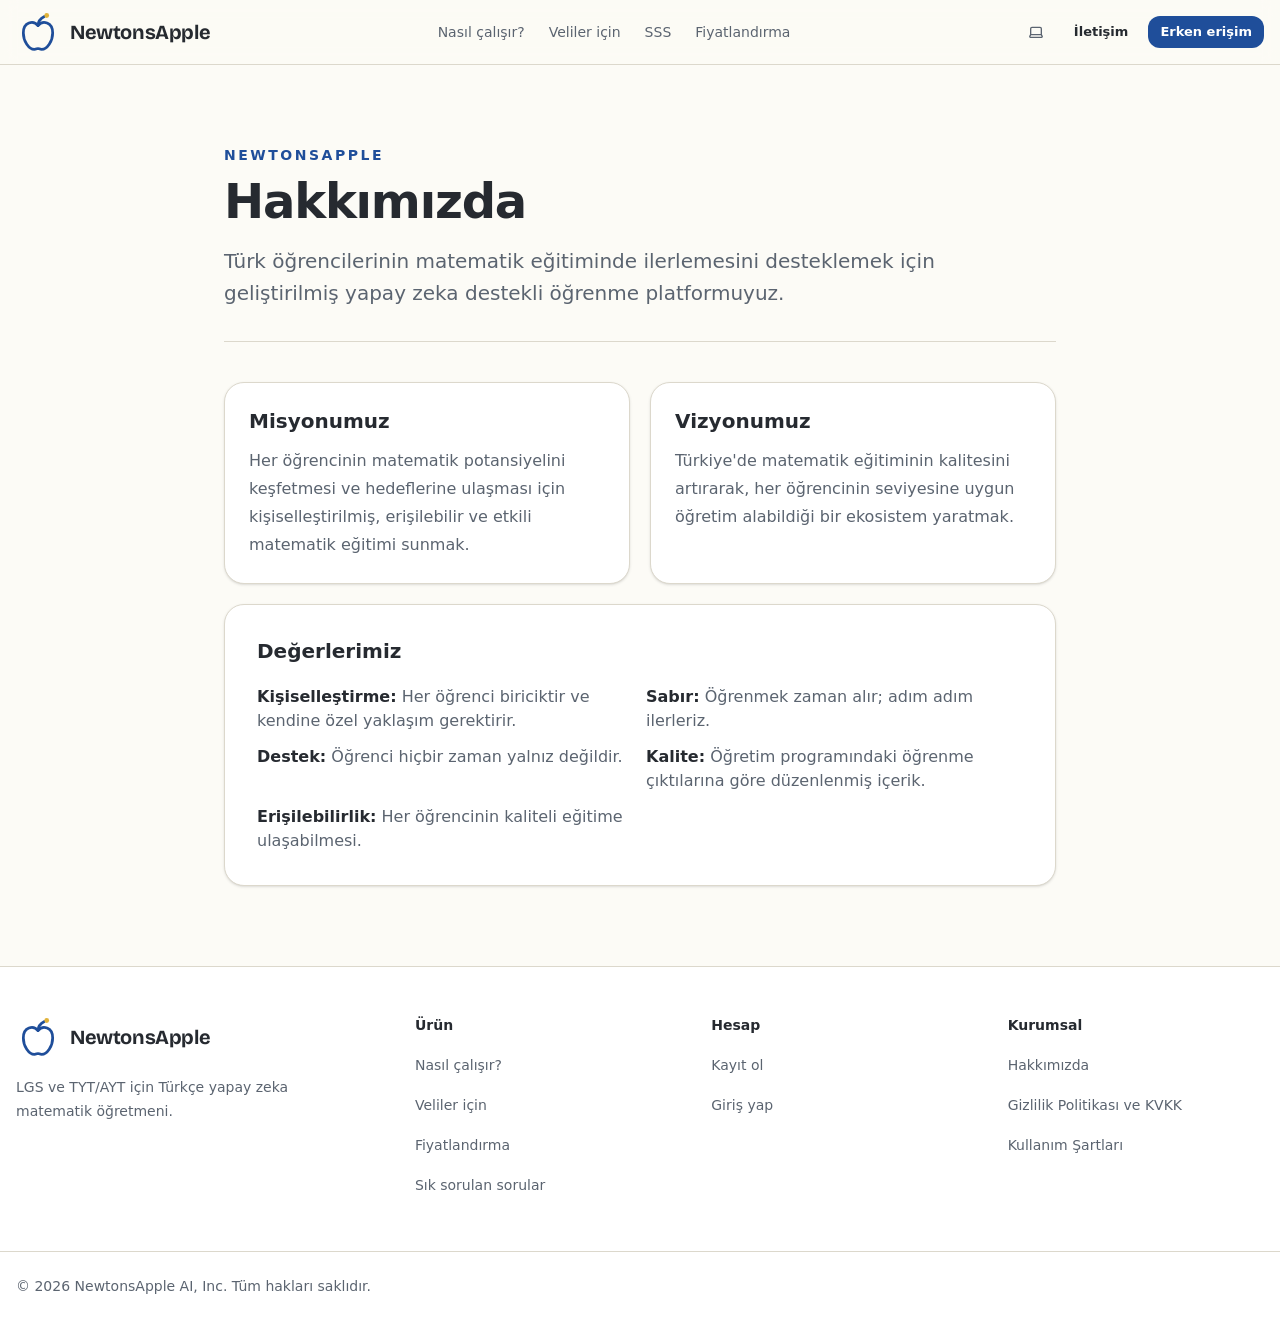
<file: about/index.html>
<!DOCTYPE html><html lang="tr"><head><meta charSet="utf-8"/><meta name="viewport" content="width=device-width, initial-scale=1"/><link rel="preload" href="/_next/static/media/db22fddfbb78074e-s.p.ttf" as="font" crossorigin="" type="font/ttf"/><link rel="preload" as="image" href="/brand/newtonsapple-mark-48-light.svg"/><link rel="preload" as="image" href="/brand/newtonsapple-mark-48-dark.svg"/><link rel="stylesheet" href="/_next/static/css/81a812dd21aa880f.css" data-precedence="next"/><link rel="stylesheet" href="/_next/static/css/0d2b4f0b61526d96.css" data-precedence="next"/><link rel="preload" as="script" fetchPriority="low" href="/_next/static/chunks/webpack-08650a310063dec8.js"/><script src="/_next/static/chunks/87c73c54-6890e5aad4d9e16a.js" async=""></script><script src="/_next/static/chunks/3812-b7c3de27d8807720.js" async=""></script><script src="/_next/static/chunks/main-app-7e1e76ade3995802.js" async=""></script><script src="/_next/static/chunks/6888-ffbe6ac79718a079.js" async=""></script><script src="/_next/static/chunks/app/layout-b1857f8e7d0da89e.js" async=""></script><script src="/_next/static/chunks/3357-b3cbda04c069fb0e.js" async=""></script><script src="/_next/static/chunks/app/error-7eeb66b954029272.js" async=""></script><script src="/_next/static/chunks/5587-a8dc538170243aab.js" async=""></script><script src="/_next/static/chunks/7852-aa27ecd9e6927b11.js" async=""></script><script src="/_next/static/chunks/4640-d22d335fa0404708.js" async=""></script><script src="/_next/static/chunks/63-bbafee4bbda9a7f0.js" async=""></script><script src="/_next/static/chunks/8249-e69a7f897584a5b1.js" async=""></script><script src="/_next/static/chunks/6026-3a80daace09d479d.js" async=""></script><script src="/_next/static/chunks/2925-9ce377e41d64d8c5.js" async=""></script><script src="/_next/static/chunks/7967-e33d5d3a0ee5052d.js" async=""></script><script src="/_next/static/chunks/6973-62ff5f0abc1090b9.js" async=""></script><script src="/_next/static/chunks/app/(marketing)/layout-ed9250ee1fe4ce33.js" async=""></script><script src="/_next/static/chunks/app/(marketing)/page-0713c39225ddecc4.js" async=""></script><script src="/_next/static/chunks/app/global-error-0acd3921c6f1fbcc.js" async=""></script><title>Hakkımızda | NewtonsApple</title><meta name="description" content="NewtonsApple, LGS ve TYT/AYT için Türkçe yapay zeka matematik öğretmenidir."/><meta name="application-name" content="NewtonsApple"/><link rel="manifest" href="/site.webmanifest"/><meta name="robots" content="index, follow"/><link rel="canonical" href="https://newtonsapple.ai/about"/><meta property="og:title" content="Hakkımızda | NewtonsApple"/><meta property="og:description" content="NewtonsApple, LGS ve TYT/AYT için Türkçe yapay zeka matematik öğretmenidir."/><meta property="og:site_name" content="NewtonsApple"/><meta property="og:locale" content="tr_TR"/><meta property="og:image" content="https://newtonsapple.ai/opengraph-image-pwu6ef.png?ca1fd759e7485d25"/><meta property="og:image:type" content="image/png"/><meta property="og:image:width" content="1200"/><meta property="og:image:height" content="630"/><meta property="og:image:alt" content="NewtonsApple: Matematiği ezberleme, adım adım anla. LGS ve TYT/AYT için yapay zeka matematik öğretmeni."/><meta property="og:type" content="website"/><meta name="twitter:card" content="summary_large_image"/><meta name="twitter:title" content="Hakkımızda | NewtonsApple"/><meta name="twitter:description" content="NewtonsApple, LGS ve TYT/AYT için Türkçe yapay zeka matematik öğretmenidir."/><meta name="twitter:image" content="https://newtonsapple.ai/opengraph-image-pwu6ef.png?ca1fd759e7485d25"/><meta name="twitter:image:alt" content="NewtonsApple: Matematiği ezberleme, adım adım anla. LGS ve TYT/AYT için yapay zeka matematik öğretmeni."/><meta name="twitter:image:type" content="image/png"/><meta name="twitter:image:width" content="1200"/><meta name="twitter:image:height" content="630"/><link rel="icon" href="/favicon.svg" type="image/svg+xml"/><link rel="icon" href="/favicon.ico" sizes="any"/><link rel="apple-touch-icon" href="/apple-touch-icon.png"/><meta name="next-size-adjust" content=""/><script src="/_next/static/chunks/polyfills-42372ed130431b0a.js" noModule=""></script></head><body class="__variable_44875e __variable_e599c3 antialiased"><div hidden=""><!--$--><!--/$--></div><script>((a,b,c,d,e,f,g,h)=>{let i=document.documentElement,j=["light","dark"];function k(b){var c;(Array.isArray(a)?a:[a]).forEach(a=>{let c="class"===a,d=c&&f?e.map(a=>f[a]||a):e;c?(i.classList.remove(...d),i.classList.add(f&&f[b]?f[b]:b)):i.setAttribute(a,b)}),c=b,h&&j.includes(c)&&(i.style.colorScheme=c)}if(d)k(d);else try{let a=localStorage.getItem(b)||c,d=g&&"system"===a?window.matchMedia("(prefers-color-scheme: dark)").matches?"dark":"light":a;k(d)}catch(a){}})("class","theme","system",null,["light","dark"],null,true,true)</script><a href="#icerik" class="sr-only focus:not-sr-only focus:fixed focus:left-4 focus:top-4 focus:z-[60] focus:rounded-md focus:bg-primary focus:px-4 focus:py-3 focus:text-primary-foreground">İçeriğe geç</a><header class="sticky top-0 z-50 w-full border-b bg-background/85 backdrop-blur supports-[backdrop-filter]:bg-background/70"><div class="container mx-auto px-4 flex h-16 items-center justify-between"><a aria-label="NewtonsApple ana sayfa" class="flex h-11 items-center xl:h-10" href="/"><span class="inline-flex shrink-0 items-center gap-2.5 h-11"><span class="relative block shrink-0 size-11" aria-hidden="true"><img alt="" decoding="async" data-nimg="fill" class="object-contain dark:hidden" style="position:absolute;height:100%;width:100%;left:0;top:0;right:0;bottom:0;color:transparent" src="/brand/newtonsapple-mark-48-light.svg"/><img alt="" aria-hidden="true" decoding="async" data-nimg="fill" class="hidden object-contain dark:block" style="position:absolute;height:100%;width:100%;left:0;top:0;right:0;bottom:0;color:transparent" src="/brand/newtonsapple-mark-48-dark.svg"/></span><span class="whitespace-nowrap font-display font-bold tracking-[-0.02em] text-ink text-xl">NewtonsApple</span></span></a><nav aria-label="Ana menü" class="hidden lg:flex items-center gap-6 text-sm font-medium"><a class="text-muted-foreground transition-colors hover:text-foreground" href="/#nasil-calisir">Nasıl çalışır?</a><a class="text-muted-foreground transition-colors hover:text-foreground" href="/#veliler">Veliler için</a><a class="text-muted-foreground transition-colors hover:text-foreground" href="/#sss">SSS</a><a class="text-muted-foreground transition-colors hover:text-foreground" href="/pricing">Fiyatlandırma</a></nav><div class="flex items-center gap-2"><button data-slot="dropdown-menu-trigger" data-variant="ghost" data-size="sm" class="inline-flex shrink-0 items-center justify-center whitespace-nowrap rounded-lg font-semibold transition-[color,background-color,border-color,box-shadow,opacity] motion-reduce:transition-none disabled:pointer-events-none disabled:opacity-50 [&amp;_svg]:pointer-events-none [&amp;_svg]:shrink-0 outline-none focus-visible:ring-2 focus-visible:ring-ring focus-visible:ring-offset-2 focus-visible:ring-offset-background aria-invalid:border-warn aria-invalid:ring-2 aria-invalid:ring-warn/30 hover:bg-core-soft h-11 min-w-11 px-3 text-[13px] has-[&gt;svg]:px-2.5 xl:h-8 xl:min-w-0 [&amp;_svg:not([class*=&#x27;size-&#x27;])]:size-4 gap-2 text-ink-2 hover:text-ink" aria-label="Tema seç" title="Tema seç" type="button" id="radix-_R_t9fdb_" aria-haspopup="menu" aria-expanded="false" data-state="closed"><svg xmlns="http://www.w3.org/2000/svg" width="24" height="24" viewBox="0 0 24 24" fill="none" stroke="currentColor" stroke-width="2" stroke-linecap="round" stroke-linejoin="round" class="lucide lucide-laptop size-4 opacity-0"><path d="M20 16V7a2 2 0 0 0-2-2H6a2 2 0 0 0-2 2v9m16 0H4m16 0 1.28 2.55a1 1 0 0 1-.9 1.45H3.62a1 1 0 0 1-.9-1.45L4 16"></path></svg><span class="hidden 2xl:inline">Tema</span></button><div class="hidden lg:flex items-center gap-2"><a data-slot="button" data-variant="ghost" data-size="sm" class="inline-flex shrink-0 items-center justify-center whitespace-nowrap rounded-lg font-semibold transition-[color,background-color,border-color,box-shadow,opacity] motion-reduce:transition-none disabled:pointer-events-none disabled:opacity-50 [&amp;_svg]:pointer-events-none [&amp;_svg]:shrink-0 outline-none focus-visible:ring-2 focus-visible:ring-ring focus-visible:ring-offset-2 focus-visible:ring-offset-background aria-invalid:border-warn aria-invalid:ring-2 aria-invalid:ring-warn/30 hover:bg-core-soft hover:text-ink h-11 min-w-11 gap-1.5 px-3 text-[13px] has-[&gt;svg]:px-2.5 xl:h-8 xl:min-w-0 [&amp;_svg:not([class*=&#x27;size-&#x27;])]:size-4 text-foreground" href="mailto:info@newtonsapple.ai?subject=NewtonsApple%20erken%20eri%C5%9Fim">İletişim</a><a data-slot="button" data-variant="default" data-size="sm" class="inline-flex shrink-0 items-center justify-center whitespace-nowrap rounded-lg font-semibold transition-[color,background-color,border-color,box-shadow,opacity] motion-reduce:transition-none disabled:pointer-events-none disabled:opacity-50 [&amp;_svg]:pointer-events-none [&amp;_svg]:shrink-0 outline-none focus-visible:ring-2 focus-visible:ring-ring focus-visible:ring-offset-2 focus-visible:ring-offset-background aria-invalid:border-warn aria-invalid:ring-2 aria-invalid:ring-warn/30 bg-core text-core-ink hover:bg-core/90 h-11 min-w-11 gap-1.5 px-3 text-[13px] has-[&gt;svg]:px-2.5 xl:h-8 xl:min-w-0 [&amp;_svg:not([class*=&#x27;size-&#x27;])]:size-4" href="mailto:info@newtonsapple.ai?subject=NewtonsApple%20erken%20eri%C5%9Fim">Erken erişim</a></div><button data-slot="sheet-trigger" data-variant="ghost" data-size="icon-sm" class="inline-flex shrink-0 items-center justify-center gap-2 whitespace-nowrap rounded-lg font-semibold transition-[color,background-color,border-color,box-shadow,opacity] motion-reduce:transition-none disabled:pointer-events-none disabled:opacity-50 [&amp;_svg]:pointer-events-none [&amp;_svg]:shrink-0 outline-none focus-visible:ring-2 focus-visible:ring-ring focus-visible:ring-offset-2 focus-visible:ring-offset-background aria-invalid:border-warn aria-invalid:ring-2 aria-invalid:ring-warn/30 hover:bg-core-soft hover:text-ink size-11 text-[13px] xl:size-8 [&amp;_svg:not([class*=&#x27;size-&#x27;])]:size-4 lg:hidden" aria-label="Menüyü aç" type="button" aria-haspopup="dialog" aria-expanded="false" aria-controls="radix-_R_1t9fdb_" data-state="closed"><svg xmlns="http://www.w3.org/2000/svg" width="24" height="24" viewBox="0 0 24 24" fill="none" stroke="currentColor" stroke-width="2" stroke-linecap="round" stroke-linejoin="round" class="lucide lucide-menu h-5 w-5"><line x1="4" x2="20" y1="12" y2="12"></line><line x1="4" x2="20" y1="6" y2="6"></line><line x1="4" x2="20" y1="18" y2="18"></line></svg></button></div></div></header><div id="icerik" tabindex="-1" class="outline-none"><main class="min-h-screen bg-background py-14 text-foreground sm:py-20"><div class="mx-auto max-w-4xl px-4 sm:px-6 lg:px-8"><div class="mb-10 border-b border-border pb-8"><p class="mb-3 text-sm font-semibold uppercase tracking-[0.18em] text-primary">NewtonsApple</p><h1 class="text-3xl font-semibold tracking-tight sm:text-5xl">Hakkımızda</h1><p class="mt-5 max-w-3xl text-lg leading-8 text-muted-foreground sm:text-xl">Türk öğrencilerinin matematik eğitiminde ilerlemesini desteklemek için geliştirilmiş yapay zeka destekli öğrenme platformuyuz.</p></div><div class="grid gap-5 sm:grid-cols-2"><section class="rounded-2xl border border-border bg-card p-6 shadow-sm"><h2 class="text-xl font-semibold">Misyonumuz</h2><p class="mt-3 leading-7 text-muted-foreground">Her öğrencinin matematik potansiyelini keşfetmesi ve hedeflerine ulaşması için kişiselleştirilmiş, erişilebilir ve etkili matematik eğitimi sunmak.</p></section><section class="rounded-2xl border border-border bg-card p-6 shadow-sm"><h2 class="text-xl font-semibold">Vizyonumuz</h2><p class="mt-3 leading-7 text-muted-foreground">Türkiye&#x27;de matematik eğitiminin kalitesini artırarak, her öğrencinin seviyesine uygun öğretim alabildiği bir ekosistem yaratmak.</p></section></div><section class="mt-5 rounded-2xl border border-border bg-card p-6 shadow-sm sm:p-8"><h2 class="text-xl font-semibold">Değerlerimiz</h2><ul class="mt-5 grid gap-3 text-muted-foreground sm:grid-cols-2"><li><strong class="text-foreground">Kişiselleştirme:</strong> Her öğrenci biriciktir ve kendine özel yaklaşım gerektirir.</li><li><strong class="text-foreground">Sabır:</strong> Öğrenmek zaman alır; adım adım ilerleriz.</li><li><strong class="text-foreground">Destek:</strong> Öğrenci hiçbir zaman yalnız değildir.</li><li><strong class="text-foreground">Kalite:</strong> Öğretim programındaki öğrenme çıktılarına göre düzenlenmiş içerik.</li><li><strong class="text-foreground">Erişilebilirlik:</strong> Her öğrencinin kaliteli eğitime ulaşabilmesi.</li></ul></section></div></main><!--$--><!--/$--></div><footer class="border-t bg-card text-card-foreground"><div class="container mx-auto grid gap-10 px-4 py-12 md:grid-cols-[1.4fr_repeat(3,1fr)]"><div class="space-y-4"><a aria-label="NewtonsApple ana sayfa" class="inline-flex h-11 items-center" href="/"><span class="inline-flex shrink-0 items-center gap-2.5 h-11"><span class="relative block shrink-0 size-11" aria-hidden="true"><img alt="" loading="lazy" decoding="async" data-nimg="fill" class="object-contain dark:hidden" style="position:absolute;height:100%;width:100%;left:0;top:0;right:0;bottom:0;color:transparent" src="/brand/newtonsapple-mark-48-light.svg"/><img alt="" aria-hidden="true" loading="lazy" decoding="async" data-nimg="fill" class="hidden object-contain dark:block" style="position:absolute;height:100%;width:100%;left:0;top:0;right:0;bottom:0;color:transparent" src="/brand/newtonsapple-mark-48-dark.svg"/></span><span class="whitespace-nowrap font-display font-bold tracking-[-0.02em] text-ink text-xl">NewtonsApple</span></span></a><p class="max-w-xs text-sm leading-6 text-muted-foreground">LGS ve TYT/AYT için Türkçe yapay zeka matematik öğretmeni.</p></div><nav aria-label="Ürün"><h2 class="text-sm font-semibold text-foreground">Ürün</h2><ul class="mt-3 space-y-1"><li><a class="flex min-h-11 items-center text-sm text-muted-foreground transition-colors hover:text-foreground xl:min-h-9" href="/#nasil-calisir">Nasıl çalışır?</a></li><li><a class="flex min-h-11 items-center text-sm text-muted-foreground transition-colors hover:text-foreground xl:min-h-9" href="/#veliler">Veliler için</a></li><li><a class="flex min-h-11 items-center text-sm text-muted-foreground transition-colors hover:text-foreground xl:min-h-9" href="/pricing">Fiyatlandırma</a></li><li><a class="flex min-h-11 items-center text-sm text-muted-foreground transition-colors hover:text-foreground xl:min-h-9" href="/#sss">Sık sorulan sorular</a></li></ul></nav><nav aria-label="Hesap"><h2 class="text-sm font-semibold text-foreground">Hesap</h2><ul class="mt-3 space-y-1"><li><a class="flex min-h-11 items-center text-sm text-muted-foreground transition-colors hover:text-foreground xl:min-h-9" href="mailto:info@newtonsapple.ai?subject=NewtonsApple%20erken%20eri%C5%9Fim">Kayıt ol</a></li><li><a class="flex min-h-11 items-center text-sm text-muted-foreground transition-colors hover:text-foreground xl:min-h-9" href="mailto:info@newtonsapple.ai?subject=NewtonsApple%20erken%20eri%C5%9Fim">Giriş yap</a></li></ul></nav><nav aria-label="Kurumsal"><h2 class="text-sm font-semibold text-foreground">Kurumsal</h2><ul class="mt-3 space-y-1"><li><a class="flex min-h-11 items-center text-sm text-muted-foreground transition-colors hover:text-foreground xl:min-h-9" href="/about">Hakkımızda</a></li><li><a class="flex min-h-11 items-center text-sm text-muted-foreground transition-colors hover:text-foreground xl:min-h-9" href="/privacy-policy">Gizlilik Politikası ve KVKK</a></li><li><a class="flex min-h-11 items-center text-sm text-muted-foreground transition-colors hover:text-foreground xl:min-h-9" href="/terms">Kullanım Şartları</a></li></ul></nav></div><div class="border-t"><p class="container mx-auto px-4 py-6 text-sm text-muted-foreground">© <!-- -->2026<!-- --> NewtonsApple AI, Inc. Tüm hakları saklıdır.</p></div></footer><section aria-label="Notifications alt+T" tabindex="-1" aria-live="polite" aria-relevant="additions text" aria-atomic="false"></section><script src="/_next/static/chunks/webpack-08650a310063dec8.js" id="_R_" async=""></script><script>(self.__next_f=self.__next_f||[]).push([0])</script><script>self.__next_f.push([1,"1:\"$Sreact.fragment\"\n2:\"static/chunks/6888-ffbe6ac79718a079.js\"\n3:\"static/chunks/app/layout-b1857f8e7d0da89e.js\"\n4:I[61594,[\"6888\",\"$2\",\"7177\",\"$3\"],\"Providers\"]\n5:I[99630,[],\"\"]\n6:\"static/chunks/3357-b3cbda04c069fb0e.js\"\n7:\"static/chunks/app/error-7eeb66b954029272.js\"\n8:I[46009,[\"3357\",\"$6\",\"8039\",\"$7\"],\"default\"]\n9:I[1380,[],\"\"]\na:I[66888,[\"6888\",\"$2\",\"7177\",\"$3\"],\"Toaster\"]\nc:\"static/chunks/5587-a8dc538170243aab.js\"\nd:\"static/chunks/7852-aa27ecd9e6927b11.js\"\ne:\"static/chunks/4640-d22d335fa0404708.js\"\nf:\"static/chunks/63-bbafee4bbda9a7f0.js\"\n10:\"static/chunks/8249-e69a7f897584a5b1.js\"\n11:\"static/chunks/6026-3a80daace09d479d.js\"\n12:\"static/chunks/2925-9ce377e41d64d8c5.js\"\n13:\"static/chunks/7967-e33d5d3a0ee5052d.js\"\n14:\"static/chunks/6973-62ff5f0abc1090b9.js\"\n15:\"static/chunks/app/(marketing)/layout-ed9250ee1fe4ce33.js\"\n16:I[70888,[\"3357\",\"$6\",\"5587\",\"$c\",\"7852\",\"$d\",\"4640\",\"$e\",\"63\",\"$f\",\"8249\",\"$10\",\"6026\",\"$11\",\"2925\",\"$12\",\"7967\",\"$13\",\"6973\",\"$14\",\"9181\",\"$15\"],\"MarketingNav\"]\n17:\"static/chunks/app/(marketing)/page-0713c39225ddecc4.js\"\n18:I[65587,[\"3357\",\"$6\",\"5587\",\"$c\",\"5522\",\"$17\"],\"\"]\n19:I[35604,[\"3357\",\"$6\",\"5587\",\"$c\",\"7852\",\"$d\",\"4640\",\"$e\",\"63\",\"$f\",\"8249\",\"$10\",\"6026\",\"$11\",\"2925\",\"$12\",\"7967\",\"$13\",\"6973\",\"$14\",\"9181\",\"$15\"],\"Image\"]\n23:\"ViewportBoundary\"\n24:I[30887,[],\"$23\"]\n26:\"MetadataBoundary\"\n27:I[30887,[],\"$26\"]\n28:\"$Sreact.suspense\"\n2a:\"static/chunks/app/global-error-0acd3921c6f1fbcc.js\"\n2b:I[25325,[\"4219\",\"$2a\"],\"default\"]\n:HL[\"/_next/static/media/db22fddfbb78074e-s.p.ttf\",\"font\",{\"crossOrigin\":\"\",\"type\":\"font/ttf\"}]\n:HL[\"/_next/static/css/81a812dd21aa880f.css\",\"style\"]\n:HL[\"/_next/static/css/0d2b4f0b61526d96.css\",\"style\"]\n20:X\n21:[[\"children\",{\"s\":\"__PAGE__\",\"h\":512,\"d\":{\"r\":\"$L22\",\"p\":false,\"v\":null}}]]\n1e:[[\"children\",{\"s\":\"about\",\"h\":512,\"d\":{\"r\":\"$L1f\",\"p\":false,\"v\":\"$20\"},\"c\":\"$Q21\"}]]\nb:[[\"children\",{\"s\":\"(marketing)\",\"h\":512,\"d\":{\"r\":[\"$\",\"$1\",\"c\",{\"children\":[null,[[\"$\",\"a\",null,{\"href\":\"#icerik\",\"className\":\"sr-only focus:not-sr-only focus:fixed focus:left-4 focus:top-4 focus:z-[60] focus:rounded-md focus:bg-primary focus:px-4 focus:py-3 focus:text-primary-foreground\",\"children\":\"İçeriğe geç\"}],[\"$\",\"$L16\",null,{}],[\"$\",\"div\",null,{\"id\":\"icerik\",\"tabIndex\":-1,\"className\":\"outline-none\",\"children\":[\"$\",\"$L5\",null,{\"parallelRouterKey\":\"children\",\"error\":\"$undefined\",\"errorStyles\":\"$undefined\",\"errorScripts\":\"$undefined\",\"template\":[\"$\",\"$L9\",null,{}],\"templateStyles\":\"$undefined\",\"templateScripts\":\"$undefined\",\"notFound\":[[[\"$\",\"title\",null,{\"children\":\"404: This page could not be found.\"}],[\"$\",\"div\",null,{\"style\":\"$0:t:t:d:r:props:children:1:props:children:props:children:props:children:0:props:notFound:0:1:props:style\",\"children\":[\"$\",\"div\",null,{\"children\":[[\"$\",\"style\",null,{\"dangerouslySetInnerHTML\":{\"__html\":\"body{color:#000;background:#fff;margin:0}.next-error-h1{border-right:1px solid rgba(0,0,0,.3)}@media (prefers-color-scheme:dark){body{color:#fff;background:#000}.next-error-h1{border-right:1px solid rgba(255,255,255,.3)}}\"}}],[\"$\",\"h1\",null,{\"className\":\"next-error-h1\",\"style\":\"$0:t:t:d:r:props:children:1:props:children:props:children:props:children:0:props:notFound:0:1:props:children:props:children:1:props:style\",\"children\":404}],[\"$\",\"div\",null,{\"style\":\"$0:t:t:d:r:props:children:1:props:children:props:children:props:children:0:props:notFound:0:1:props:children:props:children:2:props:style\",\"children\":[\"$\",\"h2\",null,{\"style\":\"$0:t:t:d:r:props:children:1:props:children:props:children:props:children:0:props:notFound:0:1:props:children:props:children:2:props:children:props:style\",\"children\":\"This page could not be found.\"}]}]]}]}]],[]],\"forbidden\":\"$undefined\",\"unauthorized\":\"$undefined\"}]}],[\"$\",\"footer\",null,{\"className\":\"border-t bg-card text-card-foreground\",\"children\":[[\"$\",\"div\",null,{\"className\":\"container mx-auto grid gap-10 px-4 py-12 md:grid-cols-[1.4fr_repeat(3,1fr)]\",\"children\":[[\"$\",\"div\",null,{\"className\":\"space-y-4\",\"children\":[[\"$\",\"$L18\",null,{\"href\":\"/\",\"aria-label\":\"NewtonsApple ana sayfa\",\"className\":\"inline-flex h-11 items-center\",\"children\":[\"$\",\"span\",null,{\"className\":\"inline-flex shrink-0 items-center gap-2.5 h-11\",\"children\":[[\"$\",\"span\",null,{\"className\":\"relative block shrink-0 size-11\",\"aria-hidden\":true,\"children\":[[\"$\",\"$L19\",null,{\"src\":\"/brand/newtonsapple-mark-48-light.svg\",\"alt\":\"\",\"fill\":true,\"priority\":false,\"sizes\":\"48px\",\"className\":\"object-contain dark:hidden\"}],[\"$\",\"$L19\",null,{\"src\":\"/brand/newtonsapple-mark-48-dark.svg\",\"alt\":\"\",\"fill\":true,\"priority\":false,\"sizes\":\"48px\",\"className\":\"hidden object-contain dark:block\",\"aria-hidden\":\"true\"}]]}],[\"$\",\"span\",null,{\"className\":\"whitespace-nowrap font-display font-bold tracking-[-0.02em] text-ink text-xl\",\"children\":\"NewtonsApple\"}]]}]}],[\"$\",\"p\",null,{\"className\":\"max-w-xs text-sm leading-6 text-muted-foreground\",\"children\":\"LGS ve TYT/AYT için Türkçe yapay zeka matematik öğretmeni.\"}]]}],[\"$L1a\",\"$L1b\",\"$L1c\"]]}],\"$L1d\"]}]]]}],\"p\":false,\"v\":null},\"c\":\"$Q1e\"}]]\n0:{\"P\":null,\"c\":[\"\",\"about\"],\"q\":\"\",\"i\":false,\"t\":{\"t\":{\"s\":\"\",\"h\":528,\"d\":{\"r\":[\"$\",\"$1\",\"c\",{\"children\":[[[\"$\",\"link\",\"0\",{\"rel\":\"stylesheet\",\"href\":\"/_next/static/css/81a812dd21aa880f.css\",\"precedence\":\"next\",\"crossOrigin\":\"$undefined\",\"nonce\":\"$undefined\"}],[\"$\",\"link\",\"1\",{\"rel\":\"stylesheet\",\"href\":\"/_next/static/css/0d2b4f0b61526d96.css\",\"precedence\":\"next\",\"crossOrigin\":\"$undefined\",\"nonce\":\"$undefined\"}]],[\"$\",\"html\",null,{\"lang\":\"tr\",\"suppressHydrationWarning\":true,\"children\":[\"$\",\"body\",null,{\"className\":\"__variable_44875e __variable_e599c3 antialiased\",\"children\":[\"$\",\"$L4\",null,{\"children\":[[\"$\",\"$L5\",null,{\"parallelRouterKey\":\"children\",\"error\":\"$8\",\"errorStyles\":[],\"errorScripts\":null,\"template\":[\"$\",\"$L9\",null,{}],\"templateStyles\":\"$undefined\",\"templateScripts\":\"$undefined\",\"notFound\":[[[\"$\",\"title\",null,{\"children\":\"404: This page could not be found.\"}],[\"$\",\"div\",null,{\"style\":{\"fontFamily\":\"system-ui,\\\"Segoe UI\\\",Roboto,Helvetica,Arial,sans-serif,\\\"Apple Color Emoji\\\",\\\"Segoe UI Emoji\\\"\",\"height\":\"100vh\",\"textAlign\":\"center\",\"display\":\"flex\",\"flexDirection\":\"column\",\"alignItems\":\"center\",\"justifyContent\":\"center\"},\"children\":[\"$\",\"div\",null,{\"children\":[[\"$\",\"style\",null,{\"dangerouslySetInnerHTML\":{\"__html\":\"body{color:#000;background:#fff;margin:0}.next-error-h1{border-right:1px solid rgba(0,0,0,.3)}@media (prefers-color-scheme:dark){body{color:#fff;background:#000}.next-error-h1{border-right:1px solid rgba(255,255,255,.3)}}\"}}],[\"$\",\"h1\",null,{\"className\":\"next-error-h1\",\"style\":{\"display\":\"inline-block\",\"margin\":\"0 20px 0 0\",\"padding\":\"0 23px 0 0\",\"fontSize\":24,\"fontWeight\":500,\"verticalAlign\":\"top\",\"lineHeight\":\"49px\"},\"children\":404}],[\"$\",\"div\",null,{\"style\":{\"display\":\"inline-block\"},\"children\":[\"$\",\"h2\",null,{\"style\":{\"fontSize\":14,\"fontWeight\":400,\"lineHeight\":\"49px\",\"margin\":0},\"children\":\"This page could not be found.\"}]}]]}]}]],[]],\"forbidden\":\"$undefined\",\"unauthorized\":\"$undefined\"}],[\"$\",\"$La\",null,{\"position\":\"top-right\",\"style\":{\"--normal-bg\":\"var(--board)\",\"--normal-text\":\"var(--chalk)\",\"--normal-border\":\"var(--board-2)\",\"--border-radius\":\"12px\"},\"toastOptions\":{\"duration\":4000,\"className\":\"font-sans min-h-11\"}}]]}]}]}]]}],\"p\":false,\"v\":null},\"c\":\"$Qb\"},\"h\":{\"r\":[\"$\",\"$1\",\"h\",{\"children\":[null,[\"$\",\"$L24\",null,{\"children\":\"$L25\"}],[\"$\",\"$L27\",null,{\"children\":[[\"$\",\"div\",null,{\"hidden\":true,\"children\":[\"$\",\"$28\",null,{\"name\":\"Next.Metadata\",\"children\":\"$L29\"}]}],null]}],[\"$\",\"meta\",null,{\"name\":\"next-size-adjust\",\"content\":\"\"}]]}],\"p\":false,\"v\":null}},\"m\":\"$undefined\",\"G\":[\"$2b\",[]],\"S\":true,\"r\":\"$undefined\",\"s\":\"$undefined\",\"a\":\"$undefined\",\"l\":\"$undefined\",\"p\":\"$undefined\",\"d\":\"$undefined\",\"b\":\"50Mr9Ul1-m268OTFO9JfO\"}\n2c:I[30887,[],\"OutletBoundary\"]\n1a:[\"$\",\"nav\",\"Ürün\",{\"aria-label\":\"Ürün\",\"children\":[[\"$\",\"h2\",null,{\"className\":\"text-sm font-semibold text-foreground\",\"children\":\"Ürün\"}],[\"$\",\"ul\",null,{\"className\":\"mt-3 space-y-1\",\"children\":[[\"$\",\"li\",\"Nasıl çalışır?\",{\"children\":[\"$\",\"$L18\",null,{\"href\":\"/#nasil-calisir\",\"className\":\"flex min-h-11 items-center text-sm text-muted-foreground transition-colors hover:text-foreground xl:min-h-9\",\"children\":\"Nasıl çalışır?\"}]}],[\"$\",\"li\",\"Veliler için\",{\"children\":[\"$\",\"$L18\",null,{\"href\":\"/#veliler\",\"className\":\"flex min-h-11 items-center text-sm text-muted-foreground transition-colors hover:text-foreground xl:min-h-9\",\"children\":\"Veliler için\"}]}],[\"$\",\"li\",\"Fiyatlandırma\",{\"children\":[\"$\",\"$L18\",null,{\"href\":\"/pricing\",\"className\":\"flex min-h-11 items-center text-sm text-muted-foreground transition-colors hover:text-foreground xl:min-h-9\",\"children\":\"Fiyatlandırma\"}]}],[\"$\",\"li\",\"Sık sorulan sorular\",{\"children\":[\"$\",\"$L18\",null,{\"href\":\"/#sss\",\"className\":\"flex min-h-11 items-center text-sm text-muted-foreground transition-colors hover:text-foreground xl:min-h-9\",\"children\":\"Sık sorulan sorular\"}]}]]}]]}]\n1b:[\"$\",\"nav\",\"Hesap\",{\"aria-label\":\"Hesap\",\"children\":[[\"$\",\"h2\",null,{\"className\":\"text-sm font-semibold text-foreground\",\"children\":\"Hesap\"}],[\"$\",\"ul\",null,{\"className\":\"mt-3 space-y-1\",\"children\":[[\"$\",\"li\",\"Kayıt ol\",{\"children\":[\"$\",\"$L18\",null,{\"href\":\"mailto:info@newtonsapple.ai?subject=NewtonsApple%20erken%20eri%C5%9Fim\",\"className\":\"flex min-h-11 items-center text-sm text-muted-foreground transition-colors hover:text-foreground xl:min-h-9\",\"children\":\"Kayıt ol\"}]}],[\"$\",\"li\",\"Giriş yap\",{\"children\":[\"$\",\"$L18\",null,{\"href\":\"mailto:info@newtonsapple.ai?subject=NewtonsApple%20erken%20eri%C5%9Fim\",\"className\":\"flex min-h-11 items-center text-sm text-muted-foreground transition-colors hover:text-foreground xl:min-h-9\",\"children\":\"Giriş yap\"}]}]]}]]}]\n1c:[\"$\",\"nav\",\"Kurumsal\",{\"aria-label\":\"Kurumsal\",\"children\":[[\"$\",\"h2\",null,{\"className\":\"text-sm font-semibold text-foreground\",\"children\":\"Kurumsal\"}],[\"$\",\"ul\",null,{\"className\":\"mt-3 space-y-1\",\"children\":[[\"$\",\"li\",\"Hakkımızda\",{\"children\":[\"$\",\"$L18\",null,{\"href\":\"/about\",\"className\":\"flex min-h-11 items-center text-sm text-muted-foreground transition-colors hover:text-foreground xl:min-h-9\",\"children\":\"Hakkımızda\"}]}],[\"$\",\"li\",\"Gizlilik Politikası ve KVKK\",{\"children\":[\"$\",\"$L18\",null,{\"href\":\"/privacy-policy\",\"className\":\"flex min-h-11 items-center text-sm text-muted-foreground transition-colors hover:text-foreground xl:min-h-9\",\"children\":\"Gizlilik Politikası ve KVKK\"}]}],[\"$\",\"li\",\"Kullanım Şartları\",{\"children\":[\"$\",\"$L18\",null,{\"href\":\"/terms\",\"className\":\"flex min-h-11 items-center text-sm text-muted-foreground transition-colors hover:text-foreground xl:min-h-9\",\"children\":\"Kullanım Şartları\"}]}]]}]]}]\n1d:[\"$\",\"div\",null,{\"className\":\"border-t\",\"children\":[\"$\",\"p\",null,{\"className\":\"container mx-auto px-4 py-6 text-sm text-muted-foreground\",\"children\":[\"© \",2026,\" NewtonsApple AI, Inc. Tüm hakları saklıdır.\"]}]}]\n1f:[\"$\",\"$1\",\"c\",{\"children\":[null,[\"$\",\"$L5\",null,{\"parallelRouterKey\":\"children\",\"error\":\"$undefined\",\"errorStyles\":\"$undefined\",\"errorScripts\":\"$undefined\",\"template\":[\"$\",\"$L9\",null,{}],\"templateStyles\":\"$undefined\",\"templateScripts\":\"$undefined\",\"notFound\":\"$undefined\",\"forbidden\":\"$undefined\",\"unauthorized\":\"$undefined\"}]]}]\n22:[\"$\",\"$1\",\"c\",{\"children\":[[\"$\",\"main\",null,{\"className\":\"min-h-screen bg-background py-14 text-foreground sm:py-20\",\"children\":[\"$\",\"div\",null,{\"className\":\"mx-auto max-w-4xl px-4 sm:px-6 lg:px-8\",\"children\":[[\"$\",\"div\",null,{\"className\":\"mb-10 border-b border-border pb-8\",\"children\":[[\"$\",\"p\",null,{\"className\":\"mb-3 text-sm font-semibold uppercase tracking-[0.18em] text-primary\",\"children\":\"NewtonsApple\"}],[\"$\",\"h1\",null,{\"className\":\"text-3xl font-semibold tracking-tight sm:text-5xl\",\"children\":\"Hakkımızda\"}],[\"$\",\"p\",null,{\"className\":\"mt-5 max-w-3xl text-lg leading-8 text-muted-foreground sm:text-xl\",\"children\":\"Türk öğrencilerinin matematik eğitiminde ilerlemesini desteklemek için geliştirilmiş yapay zeka destekli öğrenme platformuyuz.\"}]]}],[\"$\",\"div\",null,{\"className\":\"grid gap-5 sm:grid-cols-2\",\"children\":[[\"$\",\"section\",null,{\"className\":\"rounded-2xl border border-border bg-card p-6 shadow-sm\",\"children\":[[\"$\",\"h2\",null,{\"className\":\"text-xl font-semibold\",\"children\":\"Misyonumuz\"}],[\"$\",\"p\",null,{\"className\":\"mt-3 leading-7 text-muted-foreground\",\"children\":\"Her öğrencinin matematik potansiyelini keşfetmesi ve hedeflerine ulaşması için kişiselleştirilmiş, erişilebilir ve etkili matematik eğitimi sunmak.\"}]]}],[\"$\",\"section\",null,{\"className\":\"rounded-2xl border border-border bg-card p-6 shadow-sm\",\"children\":[[\"$\",\"h2\",null,{\"className\":\"text-xl font-semibold\",\"children\":\"Vizyonumuz\"}],[\"$\",\"p\",null,{\"className\":\"mt-3 leading-7 text-muted-foreground\",\"children\":\"Türkiye'de matematik eğitiminin kalitesini artırarak, her öğrencinin seviyesine uygun öğretim alabildiği bir ekosistem yaratmak.\"}]]}]]}],[\"$\",\"section\",null,{\"className\":\"mt-5 rounded-2xl border border-border bg-card p-6 shadow-sm sm:p-8\",\"children\":[[\"$\",\"h2\",null,{\"className\":\"text-xl font-semibold\",\"children\":\"Değerlerimiz\"}],[\"$\",\"ul\",null,{\"className\":\"mt-5 grid gap-3 text-muted-foreground sm:grid-cols-2\",\"children\":[[\"$\",\"li\",null,{\"children\":[[\"$\",\"strong\",null,{\"className\":\"text-foreground\",\"children\":\"Kişiselleştirme:\"}],\" Her öğrenci biriciktir ve kendine özel yaklaşım gerektirir.\"]}],[\"$\",\"li\",null,{\"children\":[[\"$\",\"strong\",null,{\"className\":\"text-foreground\",\"children\":\"Sabır:\"}],\" Öğrenmek zaman alır; adım adım ilerleriz.\"]}],[\"$\",\"li\",null,{\"children\":[[\"$\",\"strong\",null,{\"className\":\"text-foreground\",\"children\":\"Destek:\"}],\" Öğrenci hiçbir zaman yalnız değildir.\"]}],[\"$\",\"li\",null,{\"children\":[[\"$\",\"strong\",null,{\"className\":\"text-foreground\",\"children\":\"Kalite:\"}],\" Öğretim programındaki öğrenme çıktılarına göre düzenlenmiş içerik.\"]}],[\"$\",\"li\",null,{\"children\":[[\"$\",\"strong\",null,{\"className\":\"text-foreground\",\"children\":\"Erişilebilirlik:\"}],\" Her öğrencinin kaliteli eğitime ulaşabilmesi.\"]}]]}]]}]]}]}],null,[\"$\",\"$L2c\",null,{\"children\":[\"$\",\"$28\",null,{\"name\":\"Next.MetadataOutlet\",\"children\":\"$@2d\"}]}]]}]\n20:C\n25:[[\"$\",\"meta\",\"0\",{\"charSet\":\"utf-8\"}],[\"$\",\"meta\",\"1\",{\"name\":\"viewport\",\"content\":\"width=device-width, initial-scale=1\"}]]\n2e:I[60214,[],\"IconMark\"]\n29:[[\"$\",\"title\",\"0\",{\"children\":\"Hakkımızda | NewtonsApple\"}],[\"$\",\"meta\",\"1\",{\"name\":\"description\",\"content\":\"NewtonsApple, LGS ve TYT/AYT için Türkçe yapay zeka matematik öğretmenidir.\"}],[\"$\",\"meta\",\"2\",{\"name\":\"application-name\",\"content\":\"NewtonsApple\"}],[\"$\",\"link\",\"3\",{\"rel\":\"manifest\",\"href\":\"/site.webmanifest\",\"crossOrigin\":\"$undefined\"}],[\"$\",\"meta\",\"4\",{\"name\":\"robots\",\"content\":\"index, follow\"}],[\"$\",\"link\",\"5\",{\"rel\":\"canonical\",\"href\":\"https://newtonsapple.ai/about\"}],[\"$\",\"meta\",\"6\",{\"property\":\"og:title\",\"content\":\"Hakkımızda | NewtonsApple\"}],[\"$\",\"meta\",\"7\",{\"property\":\"og:description\",\"content\":\"NewtonsApple, LGS ve TYT/AYT için Türkçe yapay zeka matematik öğretmenidir.\"}],[\"$\",\"meta\",\"8\",{\"property\":\"og:site_name\",\"content\":\"NewtonsApple\"}],[\"$\",\"meta\",\"9\",{\"property\":\"og:locale\",\"content\":\"tr_TR\"}],[\"$\",\"meta\",\"10\",{\"property\":\"og:image\",\"content\":\"https://newtonsapple.ai/opengraph-image-pwu6ef.png?ca1fd759e7485d25\"}],[\"$\",\"meta\",\"11\",{\"property\":\"og:image:type\",\"content\":\"image/png\"}],[\"$\",\"meta\",\"12\",{\"property\":\"og:image:width\",\"content\":\"1200\"}],[\"$\",\"meta\",\"13\",{\"property\":\"og:image:height\",\"content\":\"630\"}],[\"$\",\"meta\",\"14\",{\"property\":\"og:image:alt\",\"content\":\"NewtonsApple: Matematiği ezberleme, adım adım anla. LGS ve TYT/AYT için yapay zeka matematik öğretmeni.\"}],[\"$\",\"meta\",\"15\",{\"property\":\"og:type\",\"content\":\"website\"}],[\"$\",\"meta\",\"16\",{\"name\":\"twitter:card\",\"content\":\"summary_large_image\"}],[\"$\",\"meta\",\"17\",{\"name\":\"twitter:title\",\"content\":\"Hakkımızda | NewtonsApple\"}],[\"$\",\"meta\",\"18\",{\"name\":\"twitter:description\",\"content\":\"NewtonsApple, LGS ve TYT/AYT için Türkçe yapay zeka matematik öğretmenidir.\"}],[\"$\",\"meta\",\"19\",{\"name\":\"twitter:image\",\"content\":\"https://newtonsapple.ai/opengraph-image-pwu6ef.png?ca1fd759e7485d25\"}],[\"$\",\"meta\",\"20\",{\"name\":\"twitter:image:alt\",\"content\":\"NewtonsApple: Matematiği ezberleme, adım adım anla. LGS ve TYT/AYT için yapay zeka matematik öğretmeni.\"}],[\"$\",\"meta\",\"21\",{\"name\":\"twitter:image:type\",\"content\":\"image/png\"}],[\"$\",\"meta\",\"22\",{\"name\":\"twitter:image:width\",\"content\":\"1200\"}],[\"$\",\"meta\",\"23\",{\"name\":\"twitter:image:height\",\"content\":\"630\"}],[\"$\",\"link\",\"24\",{\"rel\":\"icon\",\"href\":\"/favicon.svg\",\"type\":\"image/svg+xml\"}],[\"$\",\"link\",\"25\",{\"rel\":\"icon\",\"href\":\"/favicon.ico\",\"sizes\":\"any\"}],[\"$\",\"link\",\"26\",{\"rel\":\"apple-touch-icon\",\"href\":\"/apple-touch-icon.png\"}],[\"$\",\"$L2e\",\"27\",{}]]\n2d:null\n"])</script></body></html>
</file>
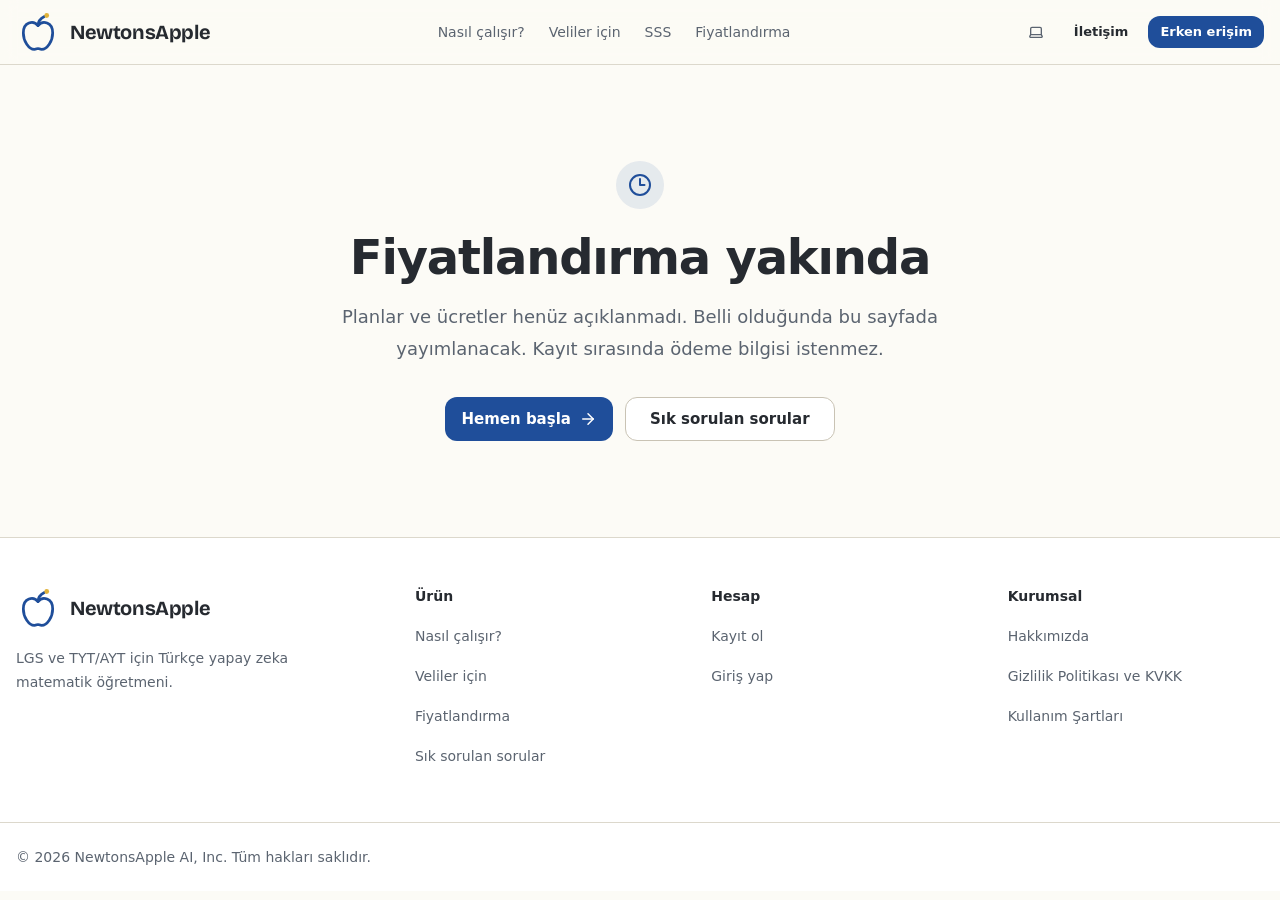
<file: pricing/index.html>
<!DOCTYPE html><html lang="tr"><head><meta charSet="utf-8"/><meta name="viewport" content="width=device-width, initial-scale=1"/><link rel="preload" href="/_next/static/media/db22fddfbb78074e-s.p.ttf" as="font" crossorigin="" type="font/ttf"/><link rel="preload" as="image" href="/brand/newtonsapple-mark-48-light.svg"/><link rel="preload" as="image" href="/brand/newtonsapple-mark-48-dark.svg"/><link rel="stylesheet" href="/_next/static/css/81a812dd21aa880f.css" data-precedence="next"/><link rel="stylesheet" href="/_next/static/css/0d2b4f0b61526d96.css" data-precedence="next"/><link rel="preload" as="script" fetchPriority="low" href="/_next/static/chunks/webpack-08650a310063dec8.js"/><script src="/_next/static/chunks/87c73c54-6890e5aad4d9e16a.js" async=""></script><script src="/_next/static/chunks/3812-b7c3de27d8807720.js" async=""></script><script src="/_next/static/chunks/main-app-7e1e76ade3995802.js" async=""></script><script src="/_next/static/chunks/6888-ffbe6ac79718a079.js" async=""></script><script src="/_next/static/chunks/app/layout-b1857f8e7d0da89e.js" async=""></script><script src="/_next/static/chunks/3357-b3cbda04c069fb0e.js" async=""></script><script src="/_next/static/chunks/app/error-7eeb66b954029272.js" async=""></script><script src="/_next/static/chunks/5587-a8dc538170243aab.js" async=""></script><script src="/_next/static/chunks/7852-aa27ecd9e6927b11.js" async=""></script><script src="/_next/static/chunks/4640-d22d335fa0404708.js" async=""></script><script src="/_next/static/chunks/63-bbafee4bbda9a7f0.js" async=""></script><script src="/_next/static/chunks/8249-e69a7f897584a5b1.js" async=""></script><script src="/_next/static/chunks/6026-3a80daace09d479d.js" async=""></script><script src="/_next/static/chunks/2925-9ce377e41d64d8c5.js" async=""></script><script src="/_next/static/chunks/7967-e33d5d3a0ee5052d.js" async=""></script><script src="/_next/static/chunks/6973-62ff5f0abc1090b9.js" async=""></script><script src="/_next/static/chunks/app/(marketing)/layout-ed9250ee1fe4ce33.js" async=""></script><script src="/_next/static/chunks/app/(marketing)/pricing/page-673cf3cbc150b9b3.js" async=""></script><script src="/_next/static/chunks/app/global-error-0acd3921c6f1fbcc.js" async=""></script><title>Fiyatlandırma | NewtonsApple</title><meta name="description" content="NewtonsApple planları ve ücretleri henüz açıklanmadı. Kayıt sırasında ödeme bilgisi istenmez."/><meta name="application-name" content="NewtonsApple"/><link rel="manifest" href="/site.webmanifest"/><meta name="robots" content="index, follow"/><link rel="canonical" href="https://newtonsapple.ai/pricing"/><meta property="og:title" content="Fiyatlandırma | NewtonsApple"/><meta property="og:description" content="NewtonsApple planları ve ücretleri henüz açıklanmadı. Kayıt sırasında ödeme bilgisi istenmez."/><meta property="og:site_name" content="NewtonsApple"/><meta property="og:locale" content="tr_TR"/><meta property="og:image" content="https://newtonsapple.ai/opengraph-image-pwu6ef.png?ca1fd759e7485d25"/><meta property="og:image:type" content="image/png"/><meta property="og:image:width" content="1200"/><meta property="og:image:height" content="630"/><meta property="og:image:alt" content="NewtonsApple: Matematiği ezberleme, adım adım anla. LGS ve TYT/AYT için yapay zeka matematik öğretmeni."/><meta property="og:type" content="website"/><meta name="twitter:card" content="summary_large_image"/><meta name="twitter:title" content="Fiyatlandırma | NewtonsApple"/><meta name="twitter:description" content="NewtonsApple planları ve ücretleri henüz açıklanmadı. Kayıt sırasında ödeme bilgisi istenmez."/><meta name="twitter:image" content="https://newtonsapple.ai/opengraph-image-pwu6ef.png?ca1fd759e7485d25"/><meta name="twitter:image:alt" content="NewtonsApple: Matematiği ezberleme, adım adım anla. LGS ve TYT/AYT için yapay zeka matematik öğretmeni."/><meta name="twitter:image:type" content="image/png"/><meta name="twitter:image:width" content="1200"/><meta name="twitter:image:height" content="630"/><link rel="icon" href="/favicon.svg" type="image/svg+xml"/><link rel="icon" href="/favicon.ico" sizes="any"/><link rel="apple-touch-icon" href="/apple-touch-icon.png"/><meta name="next-size-adjust" content=""/><script src="/_next/static/chunks/polyfills-42372ed130431b0a.js" noModule=""></script></head><body class="__variable_44875e __variable_e599c3 antialiased"><div hidden=""><!--$--><!--/$--></div><script>((a,b,c,d,e,f,g,h)=>{let i=document.documentElement,j=["light","dark"];function k(b){var c;(Array.isArray(a)?a:[a]).forEach(a=>{let c="class"===a,d=c&&f?e.map(a=>f[a]||a):e;c?(i.classList.remove(...d),i.classList.add(f&&f[b]?f[b]:b)):i.setAttribute(a,b)}),c=b,h&&j.includes(c)&&(i.style.colorScheme=c)}if(d)k(d);else try{let a=localStorage.getItem(b)||c,d=g&&"system"===a?window.matchMedia("(prefers-color-scheme: dark)").matches?"dark":"light":a;k(d)}catch(a){}})("class","theme","system",null,["light","dark"],null,true,true)</script><a href="#icerik" class="sr-only focus:not-sr-only focus:fixed focus:left-4 focus:top-4 focus:z-[60] focus:rounded-md focus:bg-primary focus:px-4 focus:py-3 focus:text-primary-foreground">İçeriğe geç</a><header class="sticky top-0 z-50 w-full border-b bg-background/85 backdrop-blur supports-[backdrop-filter]:bg-background/70"><div class="container mx-auto px-4 flex h-16 items-center justify-between"><a aria-label="NewtonsApple ana sayfa" class="flex h-11 items-center xl:h-10" href="/"><span class="inline-flex shrink-0 items-center gap-2.5 h-11"><span class="relative block shrink-0 size-11" aria-hidden="true"><img alt="" decoding="async" data-nimg="fill" class="object-contain dark:hidden" style="position:absolute;height:100%;width:100%;left:0;top:0;right:0;bottom:0;color:transparent" src="/brand/newtonsapple-mark-48-light.svg"/><img alt="" aria-hidden="true" decoding="async" data-nimg="fill" class="hidden object-contain dark:block" style="position:absolute;height:100%;width:100%;left:0;top:0;right:0;bottom:0;color:transparent" src="/brand/newtonsapple-mark-48-dark.svg"/></span><span class="whitespace-nowrap font-display font-bold tracking-[-0.02em] text-ink text-xl">NewtonsApple</span></span></a><nav aria-label="Ana menü" class="hidden lg:flex items-center gap-6 text-sm font-medium"><a class="text-muted-foreground transition-colors hover:text-foreground" href="/#nasil-calisir">Nasıl çalışır?</a><a class="text-muted-foreground transition-colors hover:text-foreground" href="/#veliler">Veliler için</a><a class="text-muted-foreground transition-colors hover:text-foreground" href="/#sss">SSS</a><a class="text-muted-foreground transition-colors hover:text-foreground" href="/pricing">Fiyatlandırma</a></nav><div class="flex items-center gap-2"><button data-slot="dropdown-menu-trigger" data-variant="ghost" data-size="sm" class="inline-flex shrink-0 items-center justify-center whitespace-nowrap rounded-lg font-semibold transition-[color,background-color,border-color,box-shadow,opacity] motion-reduce:transition-none disabled:pointer-events-none disabled:opacity-50 [&amp;_svg]:pointer-events-none [&amp;_svg]:shrink-0 outline-none focus-visible:ring-2 focus-visible:ring-ring focus-visible:ring-offset-2 focus-visible:ring-offset-background aria-invalid:border-warn aria-invalid:ring-2 aria-invalid:ring-warn/30 hover:bg-core-soft h-11 min-w-11 px-3 text-[13px] has-[&gt;svg]:px-2.5 xl:h-8 xl:min-w-0 [&amp;_svg:not([class*=&#x27;size-&#x27;])]:size-4 gap-2 text-ink-2 hover:text-ink" aria-label="Tema seç" title="Tema seç" type="button" id="radix-_R_t9fdb_" aria-haspopup="menu" aria-expanded="false" data-state="closed"><svg xmlns="http://www.w3.org/2000/svg" width="24" height="24" viewBox="0 0 24 24" fill="none" stroke="currentColor" stroke-width="2" stroke-linecap="round" stroke-linejoin="round" class="lucide lucide-laptop size-4 opacity-0"><path d="M20 16V7a2 2 0 0 0-2-2H6a2 2 0 0 0-2 2v9m16 0H4m16 0 1.28 2.55a1 1 0 0 1-.9 1.45H3.62a1 1 0 0 1-.9-1.45L4 16"></path></svg><span class="hidden 2xl:inline">Tema</span></button><div class="hidden lg:flex items-center gap-2"><a data-slot="button" data-variant="ghost" data-size="sm" class="inline-flex shrink-0 items-center justify-center whitespace-nowrap rounded-lg font-semibold transition-[color,background-color,border-color,box-shadow,opacity] motion-reduce:transition-none disabled:pointer-events-none disabled:opacity-50 [&amp;_svg]:pointer-events-none [&amp;_svg]:shrink-0 outline-none focus-visible:ring-2 focus-visible:ring-ring focus-visible:ring-offset-2 focus-visible:ring-offset-background aria-invalid:border-warn aria-invalid:ring-2 aria-invalid:ring-warn/30 hover:bg-core-soft hover:text-ink h-11 min-w-11 gap-1.5 px-3 text-[13px] has-[&gt;svg]:px-2.5 xl:h-8 xl:min-w-0 [&amp;_svg:not([class*=&#x27;size-&#x27;])]:size-4 text-foreground" href="mailto:info@newtonsapple.ai?subject=NewtonsApple%20erken%20eri%C5%9Fim">İletişim</a><a data-slot="button" data-variant="default" data-size="sm" class="inline-flex shrink-0 items-center justify-center whitespace-nowrap rounded-lg font-semibold transition-[color,background-color,border-color,box-shadow,opacity] motion-reduce:transition-none disabled:pointer-events-none disabled:opacity-50 [&amp;_svg]:pointer-events-none [&amp;_svg]:shrink-0 outline-none focus-visible:ring-2 focus-visible:ring-ring focus-visible:ring-offset-2 focus-visible:ring-offset-background aria-invalid:border-warn aria-invalid:ring-2 aria-invalid:ring-warn/30 bg-core text-core-ink hover:bg-core/90 h-11 min-w-11 gap-1.5 px-3 text-[13px] has-[&gt;svg]:px-2.5 xl:h-8 xl:min-w-0 [&amp;_svg:not([class*=&#x27;size-&#x27;])]:size-4" href="mailto:info@newtonsapple.ai?subject=NewtonsApple%20erken%20eri%C5%9Fim">Erken erişim</a></div><button data-slot="sheet-trigger" data-variant="ghost" data-size="icon-sm" class="inline-flex shrink-0 items-center justify-center gap-2 whitespace-nowrap rounded-lg font-semibold transition-[color,background-color,border-color,box-shadow,opacity] motion-reduce:transition-none disabled:pointer-events-none disabled:opacity-50 [&amp;_svg]:pointer-events-none [&amp;_svg]:shrink-0 outline-none focus-visible:ring-2 focus-visible:ring-ring focus-visible:ring-offset-2 focus-visible:ring-offset-background aria-invalid:border-warn aria-invalid:ring-2 aria-invalid:ring-warn/30 hover:bg-core-soft hover:text-ink size-11 text-[13px] xl:size-8 [&amp;_svg:not([class*=&#x27;size-&#x27;])]:size-4 lg:hidden" aria-label="Menüyü aç" type="button" aria-haspopup="dialog" aria-expanded="false" aria-controls="radix-_R_1t9fdb_" data-state="closed"><svg xmlns="http://www.w3.org/2000/svg" width="24" height="24" viewBox="0 0 24 24" fill="none" stroke="currentColor" stroke-width="2" stroke-linecap="round" stroke-linejoin="round" class="lucide lucide-menu h-5 w-5"><line x1="4" x2="20" y1="12" y2="12"></line><line x1="4" x2="20" y1="6" y2="6"></line><line x1="4" x2="20" y1="18" y2="18"></line></svg></button></div></div></header><div id="icerik" tabindex="-1" class="outline-none"><main class="bg-background py-16 text-foreground sm:py-24"><div class="container mx-auto max-w-2xl px-4 text-center"><span class="mx-auto flex size-12 items-center justify-center rounded-full bg-primary/10 text-primary"><svg xmlns="http://www.w3.org/2000/svg" width="24" height="24" viewBox="0 0 24 24" fill="none" stroke="currentColor" stroke-width="2" stroke-linecap="round" stroke-linejoin="round" class="lucide lucide-clock3 size-6" aria-hidden="true"><circle cx="12" cy="12" r="10"></circle><polyline points="12 6 12 12 16.5 12"></polyline></svg></span><h1 class="mt-6 text-3xl font-semibold tracking-tight sm:text-5xl">Fiyatlandırma yakında</h1><p class="mt-5 text-lg leading-8 text-muted-foreground">Planlar ve ücretler henüz açıklanmadı. Belli olduğunda bu sayfada yayımlanacak. Kayıt sırasında ödeme bilgisi istenmez.</p><div class="mt-8 flex flex-col gap-3 sm:flex-row sm:justify-center"><a data-slot="button" data-variant="default" data-size="lg" class="inline-flex shrink-0 items-center justify-center gap-2 whitespace-nowrap rounded-lg font-semibold transition-[color,background-color,border-color,box-shadow,opacity] motion-reduce:transition-none disabled:pointer-events-none disabled:opacity-50 [&amp;_svg]:pointer-events-none [&amp;_svg]:shrink-0 [&amp;_svg:not([class*=&#x27;size-&#x27;])]:size-[18px] outline-none focus-visible:ring-2 focus-visible:ring-ring focus-visible:ring-offset-2 focus-visible:ring-offset-background aria-invalid:border-warn aria-invalid:ring-2 aria-invalid:ring-warn/30 bg-core text-core-ink hover:bg-core/90 px-6 text-[15px] has-[&gt;svg]:px-4 h-12 xl:h-11 w-full sm:w-auto" href="mailto:info@newtonsapple.ai?subject=NewtonsApple%20erken%20eri%C5%9Fim">Hemen başla<svg xmlns="http://www.w3.org/2000/svg" width="24" height="24" viewBox="0 0 24 24" fill="none" stroke="currentColor" stroke-width="2" stroke-linecap="round" stroke-linejoin="round" class="lucide lucide-arrow-right" aria-hidden="true"><path d="M5 12h14"></path><path d="m12 5 7 7-7 7"></path></svg></a><a data-slot="button" data-variant="outline" data-size="lg" class="inline-flex shrink-0 items-center justify-center gap-2 whitespace-nowrap rounded-lg font-semibold transition-[color,background-color,border-color,box-shadow,opacity] motion-reduce:transition-none disabled:pointer-events-none disabled:opacity-50 [&amp;_svg]:pointer-events-none [&amp;_svg]:shrink-0 [&amp;_svg:not([class*=&#x27;size-&#x27;])]:size-[18px] outline-none focus-visible:ring-2 focus-visible:ring-ring focus-visible:ring-offset-2 focus-visible:ring-offset-background aria-invalid:border-warn aria-invalid:ring-2 aria-invalid:ring-warn/30 border border-line-2 bg-surface text-ink hover:bg-core-soft h-11 px-6 text-[15px] has-[&gt;svg]:px-4 w-full sm:w-auto" href="/#sss">Sık sorulan sorular</a></div></div></main><!--$--><!--/$--></div><footer class="border-t bg-card text-card-foreground"><div class="container mx-auto grid gap-10 px-4 py-12 md:grid-cols-[1.4fr_repeat(3,1fr)]"><div class="space-y-4"><a aria-label="NewtonsApple ana sayfa" class="inline-flex h-11 items-center" href="/"><span class="inline-flex shrink-0 items-center gap-2.5 h-11"><span class="relative block shrink-0 size-11" aria-hidden="true"><img alt="" loading="lazy" decoding="async" data-nimg="fill" class="object-contain dark:hidden" style="position:absolute;height:100%;width:100%;left:0;top:0;right:0;bottom:0;color:transparent" src="/brand/newtonsapple-mark-48-light.svg"/><img alt="" aria-hidden="true" loading="lazy" decoding="async" data-nimg="fill" class="hidden object-contain dark:block" style="position:absolute;height:100%;width:100%;left:0;top:0;right:0;bottom:0;color:transparent" src="/brand/newtonsapple-mark-48-dark.svg"/></span><span class="whitespace-nowrap font-display font-bold tracking-[-0.02em] text-ink text-xl">NewtonsApple</span></span></a><p class="max-w-xs text-sm leading-6 text-muted-foreground">LGS ve TYT/AYT için Türkçe yapay zeka matematik öğretmeni.</p></div><nav aria-label="Ürün"><h2 class="text-sm font-semibold text-foreground">Ürün</h2><ul class="mt-3 space-y-1"><li><a class="flex min-h-11 items-center text-sm text-muted-foreground transition-colors hover:text-foreground xl:min-h-9" href="/#nasil-calisir">Nasıl çalışır?</a></li><li><a class="flex min-h-11 items-center text-sm text-muted-foreground transition-colors hover:text-foreground xl:min-h-9" href="/#veliler">Veliler için</a></li><li><a class="flex min-h-11 items-center text-sm text-muted-foreground transition-colors hover:text-foreground xl:min-h-9" href="/pricing">Fiyatlandırma</a></li><li><a class="flex min-h-11 items-center text-sm text-muted-foreground transition-colors hover:text-foreground xl:min-h-9" href="/#sss">Sık sorulan sorular</a></li></ul></nav><nav aria-label="Hesap"><h2 class="text-sm font-semibold text-foreground">Hesap</h2><ul class="mt-3 space-y-1"><li><a class="flex min-h-11 items-center text-sm text-muted-foreground transition-colors hover:text-foreground xl:min-h-9" href="mailto:info@newtonsapple.ai?subject=NewtonsApple%20erken%20eri%C5%9Fim">Kayıt ol</a></li><li><a class="flex min-h-11 items-center text-sm text-muted-foreground transition-colors hover:text-foreground xl:min-h-9" href="mailto:info@newtonsapple.ai?subject=NewtonsApple%20erken%20eri%C5%9Fim">Giriş yap</a></li></ul></nav><nav aria-label="Kurumsal"><h2 class="text-sm font-semibold text-foreground">Kurumsal</h2><ul class="mt-3 space-y-1"><li><a class="flex min-h-11 items-center text-sm text-muted-foreground transition-colors hover:text-foreground xl:min-h-9" href="/about">Hakkımızda</a></li><li><a class="flex min-h-11 items-center text-sm text-muted-foreground transition-colors hover:text-foreground xl:min-h-9" href="/privacy-policy">Gizlilik Politikası ve KVKK</a></li><li><a class="flex min-h-11 items-center text-sm text-muted-foreground transition-colors hover:text-foreground xl:min-h-9" href="/terms">Kullanım Şartları</a></li></ul></nav></div><div class="border-t"><p class="container mx-auto px-4 py-6 text-sm text-muted-foreground">© <!-- -->2026<!-- --> NewtonsApple AI, Inc. Tüm hakları saklıdır.</p></div></footer><section aria-label="Notifications alt+T" tabindex="-1" aria-live="polite" aria-relevant="additions text" aria-atomic="false"></section><script src="/_next/static/chunks/webpack-08650a310063dec8.js" id="_R_" async=""></script><script>(self.__next_f=self.__next_f||[]).push([0])</script><script>self.__next_f.push([1,"1:\"$Sreact.fragment\"\n2:\"static/chunks/6888-ffbe6ac79718a079.js\"\n3:\"static/chunks/app/layout-b1857f8e7d0da89e.js\"\n4:I[61594,[\"6888\",\"$2\",\"7177\",\"$3\"],\"Providers\"]\n5:I[99630,[],\"\"]\n6:\"static/chunks/3357-b3cbda04c069fb0e.js\"\n7:\"static/chunks/app/error-7eeb66b954029272.js\"\n8:I[46009,[\"3357\",\"$6\",\"8039\",\"$7\"],\"default\"]\n9:I[1380,[],\"\"]\na:I[66888,[\"6888\",\"$2\",\"7177\",\"$3\"],\"Toaster\"]\nc:\"static/chunks/5587-a8dc538170243aab.js\"\nd:\"static/chunks/7852-aa27ecd9e6927b11.js\"\ne:\"static/chunks/4640-d22d335fa0404708.js\"\nf:\"static/chunks/63-bbafee4bbda9a7f0.js\"\n10:\"static/chunks/8249-e69a7f897584a5b1.js\"\n11:\"static/chunks/6026-3a80daace09d479d.js\"\n12:\"static/chunks/2925-9ce377e41d64d8c5.js\"\n13:\"static/chunks/7967-e33d5d3a0ee5052d.js\"\n14:\"static/chunks/6973-62ff5f0abc1090b9.js\"\n15:\"static/chunks/app/(marketing)/layout-ed9250ee1fe4ce33.js\"\n16:I[70888,[\"3357\",\"$6\",\"5587\",\"$c\",\"7852\",\"$d\",\"4640\",\"$e\",\"63\",\"$f\",\"8249\",\"$10\",\"6026\",\"$11\",\"2925\",\"$12\",\"7967\",\"$13\",\"6973\",\"$14\",\"9181\",\"$15\"],\"MarketingNav\"]\n17:\"static/chunks/app/(marketing)/pricing/page-673cf3cbc150b9b3.js\"\n18:I[65587,[\"5587\",\"$c\",\"8359\",\"$17\"],\"\"]\n19:I[35604,[\"3357\",\"$6\",\"5587\",\"$c\",\"7852\",\"$d\",\"4640\",\"$e\",\"63\",\"$f\",\"8249\",\"$10\",\"6026\",\"$11\",\"2925\",\"$12\",\"7967\",\"$13\",\"6973\",\"$14\",\"9181\",\"$15\"],\"Image\"]\n23:\"ViewportBoundary\"\n24:I[30887,[],\"$23\"]\n26:\"MetadataBoundary\"\n27:I[30887,[],\"$26\"]\n28:\"$Sreact.suspense\"\n2a:\"static/chunks/app/global-error-0acd3921c6f1fbcc.js\"\n2b:I[25325,[\"4219\",\"$2a\"],\"default\"]\n:HL[\"/_next/static/media/db22fddfbb78074e-s.p.ttf\",\"font\",{\"crossOrigin\":\"\",\"type\":\"font/ttf\"}]\n:HL[\"/_next/static/css/81a812dd21aa880f.css\",\"style\"]\n:HL[\"/_next/static/css/0d2b4f0b61526d96.css\",\"style\"]\n20:X\n21:[[\"children\",{\"s\":\"__PAGE__\",\"h\":512,\"d\":{\"r\":\"$L22\",\"p\":false,\"v\":null}}]]\n1e:[[\"children\",{\"s\":\"pricing\",\"h\":512,\"d\":{\"r\":\"$L1f\",\"p\":false,\"v\":\"$20\"},\"c\":\"$Q21\"}]]\nb:[[\"children\",{\"s\":\"(marketing)\",\"h\":512,\"d\":{\"r\":[\"$\",\"$1\",\"c\",{\"children\":[null,[[\"$\",\"a\",null,{\"href\":\"#icerik\",\"className\":\"sr-only focus:not-sr-only focus:fixed focus:left-4 focus:top-4 focus:z-[60] focus:rounded-md focus:bg-primary focus:px-4 focus:py-3 focus:text-primary-foreground\",\"children\":\"İçeriğe geç\"}],[\"$\",\"$L16\",null,{}],[\"$\",\"div\",null,{\"id\":\"icerik\",\"tabIndex\":-1,\"className\":\"outline-none\",\"children\":[\"$\",\"$L5\",null,{\"parallelRouterKey\":\"children\",\"error\":\"$undefined\",\"errorStyles\":\"$undefined\",\"errorScripts\":\"$undefined\",\"template\":[\"$\",\"$L9\",null,{}],\"templateStyles\":\"$undefined\",\"templateScripts\":\"$undefined\",\"notFound\":[[[\"$\",\"title\",null,{\"children\":\"404: This page could not be found.\"}],[\"$\",\"div\",null,{\"style\":\"$0:t:t:d:r:props:children:1:props:children:props:children:props:children:0:props:notFound:0:1:props:style\",\"children\":[\"$\",\"div\",null,{\"children\":[[\"$\",\"style\",null,{\"dangerouslySetInnerHTML\":{\"__html\":\"body{color:#000;background:#fff;margin:0}.next-error-h1{border-right:1px solid rgba(0,0,0,.3)}@media (prefers-color-scheme:dark){body{color:#fff;background:#000}.next-error-h1{border-right:1px solid rgba(255,255,255,.3)}}\"}}],[\"$\",\"h1\",null,{\"className\":\"next-error-h1\",\"style\":\"$0:t:t:d:r:props:children:1:props:children:props:children:props:children:0:props:notFound:0:1:props:children:props:children:1:props:style\",\"children\":404}],[\"$\",\"div\",null,{\"style\":\"$0:t:t:d:r:props:children:1:props:children:props:children:props:children:0:props:notFound:0:1:props:children:props:children:2:props:style\",\"children\":[\"$\",\"h2\",null,{\"style\":\"$0:t:t:d:r:props:children:1:props:children:props:children:props:children:0:props:notFound:0:1:props:children:props:children:2:props:children:props:style\",\"children\":\"This page could not be found.\"}]}]]}]}]],[]],\"forbidden\":\"$undefined\",\"unauthorized\":\"$undefined\"}]}],[\"$\",\"footer\",null,{\"className\":\"border-t bg-card text-card-foreground\",\"children\":[[\"$\",\"div\",null,{\"className\":\"container mx-auto grid gap-10 px-4 py-12 md:grid-cols-[1.4fr_repeat(3,1fr)]\",\"children\":[[\"$\",\"div\",null,{\"className\":\"space-y-4\",\"children\":[[\"$\",\"$L18\",null,{\"href\":\"/\",\"aria-label\":\"NewtonsApple ana sayfa\",\"className\":\"inline-flex h-11 items-center\",\"children\":[\"$\",\"span\",null,{\"className\":\"inline-flex shrink-0 items-center gap-2.5 h-11\",\"children\":[[\"$\",\"span\",null,{\"className\":\"relative block shrink-0 size-11\",\"aria-hidden\":true,\"children\":[[\"$\",\"$L19\",null,{\"src\":\"/brand/newtonsapple-mark-48-light.svg\",\"alt\":\"\",\"fill\":true,\"priority\":false,\"sizes\":\"48px\",\"className\":\"object-contain dark:hidden\"}],[\"$\",\"$L19\",null,{\"src\":\"/brand/newtonsapple-mark-48-dark.svg\",\"alt\":\"\",\"fill\":true,\"priority\":false,\"sizes\":\"48px\",\"className\":\"hidden object-contain dark:block\",\"aria-hidden\":\"true\"}]]}],[\"$\",\"span\",null,{\"className\":\"whitespace-nowrap font-display font-bold tracking-[-0.02em] text-ink text-xl\",\"children\":\"NewtonsApple\"}]]}]}],[\"$\",\"p\",null,{\"className\":\"max-w-xs text-sm leading-6 text-muted-foreground\",\"children\":\"LGS ve TYT/AYT için Türkçe yapay zeka matematik öğretmeni.\"}]]}],[\"$L1a\",\"$L1b\",\"$L1c\"]]}],\"$L1d\"]}]]]}],\"p\":false,\"v\":null},\"c\":\"$Q1e\"}]]\n0:{\"P\":null,\"c\":[\"\",\"pricing\"],\"q\":\"\",\"i\":false,\"t\":{\"t\":{\"s\":\"\",\"h\":528,\"d\":{\"r\":[\"$\",\"$1\",\"c\",{\"children\":[[[\"$\",\"link\",\"0\",{\"rel\":\"stylesheet\",\"href\":\"/_next/static/css/81a812dd21aa880f.css\",\"precedence\":\"next\",\"crossOrigin\":\"$undefined\",\"nonce\":\"$undefined\"}],[\"$\",\"link\",\"1\",{\"rel\":\"stylesheet\",\"href\":\"/_next/static/css/0d2b4f0b61526d96.css\",\"precedence\":\"next\",\"crossOrigin\":\"$undefined\",\"nonce\":\"$undefined\"}]],[\"$\",\"html\",null,{\"lang\":\"tr\",\"suppressHydrationWarning\":true,\"children\":[\"$\",\"body\",null,{\"className\":\"__variable_44875e __variable_e599c3 antialiased\",\"children\":[\"$\",\"$L4\",null,{\"children\":[[\"$\",\"$L5\",null,{\"parallelRouterKey\":\"children\",\"error\":\"$8\",\"errorStyles\":[],\"errorScripts\":null,\"template\":[\"$\",\"$L9\",null,{}],\"templateStyles\":\"$undefined\",\"templateScripts\":\"$undefined\",\"notFound\":[[[\"$\",\"title\",null,{\"children\":\"404: This page could not be found.\"}],[\"$\",\"div\",null,{\"style\":{\"fontFamily\":\"system-ui,\\\"Segoe UI\\\",Roboto,Helvetica,Arial,sans-serif,\\\"Apple Color Emoji\\\",\\\"Segoe UI Emoji\\\"\",\"height\":\"100vh\",\"textAlign\":\"center\",\"display\":\"flex\",\"flexDirection\":\"column\",\"alignItems\":\"center\",\"justifyContent\":\"center\"},\"children\":[\"$\",\"div\",null,{\"children\":[[\"$\",\"style\",null,{\"dangerouslySetInnerHTML\":{\"__html\":\"body{color:#000;background:#fff;margin:0}.next-error-h1{border-right:1px solid rgba(0,0,0,.3)}@media (prefers-color-scheme:dark){body{color:#fff;background:#000}.next-error-h1{border-right:1px solid rgba(255,255,255,.3)}}\"}}],[\"$\",\"h1\",null,{\"className\":\"next-error-h1\",\"style\":{\"display\":\"inline-block\",\"margin\":\"0 20px 0 0\",\"padding\":\"0 23px 0 0\",\"fontSize\":24,\"fontWeight\":500,\"verticalAlign\":\"top\",\"lineHeight\":\"49px\"},\"children\":404}],[\"$\",\"div\",null,{\"style\":{\"display\":\"inline-block\"},\"children\":[\"$\",\"h2\",null,{\"style\":{\"fontSize\":14,\"fontWeight\":400,\"lineHeight\":\"49px\",\"margin\":0},\"children\":\"This page could not be found.\"}]}]]}]}]],[]],\"forbidden\":\"$undefined\",\"unauthorized\":\"$undefined\"}],[\"$\",\"$La\",null,{\"position\":\"top-right\",\"style\":{\"--normal-bg\":\"var(--board)\",\"--normal-text\":\"var(--chalk)\",\"--normal-border\":\"var(--board-2)\",\"--border-radius\":\"12px\"},\"toastOptions\":{\"duration\":4000,\"className\":\"font-sans min-h-11\"}}]]}]}]}]]}],\"p\":false,\"v\":null},\"c\":\"$Qb\"},\"h\":{\"r\":[\"$\",\"$1\",\"h\",{\"children\":[null,[\"$\",\"$L24\",null,{\"children\":\"$L25\"}],[\"$\",\"$L27\",null,{\"children\":[[\"$\",\"div\",null,{\"hidden\":true,\"children\":[\"$\",\"$28\",null,{\"name\":\"Next.Metadata\",\"children\":\"$L29\"}]}],null]}],[\"$\",\"meta\",null,{\"name\":\"next-size-adjust\",\"content\":\"\"}]]}],\"p\":false,\"v\":null}},\"m\":\"$undefined\",\"G\":[\"$2b\",[]],\"S\":true,\"r\":\"$undefined\",\"s\":\"$undefined\",\"a\":\"$undefined\",\"l\":\"$undefined\",\"p\":\"$undefined\",\"d\":\"$undefined\",\"b\":\"50Mr9Ul1-m268OTFO9JfO\"}\n2c:I[30887,[],\"OutletBoundary\"]\n1a:[\"$\",\"nav\",\"Ürün\",{\"aria-label\":\"Ürün\",\"children\":[[\"$\",\"h2\",null,{\"className\":\"text-sm font-semibold text-foreground\",\"children\":\"Ürün\"}],[\"$\",\"ul\",null,{\"className\":\"mt-3 space-y-1\",\"children\":[[\"$\",\"li\",\"Nasıl çalışır?\",{\"children\":[\"$\",\"$L18\",null,{\"href\":\"/#nasil-calisir\",\"className\":\"flex min-h-11 items-center text-sm text-muted-foreground transition-colors hover:text-foreground xl:min-h-9\",\"children\":\"Nasıl çalışır?\"}]}],[\"$\",\"li\",\"Veliler için\",{\"children\":[\"$\",\"$L18\",null,{\"href\":\"/#veliler\",\"className\":\"flex min-h-11 items-center text-sm text-muted-foreground transition-colors hover:text-foreground xl:min-h-9\",\"children\":\"Veliler için\"}]}],[\"$\",\"li\",\"Fiyatlandırma\",{\"children\":[\"$\",\"$L18\",null,{\"href\":\"/pricing\",\"className\":\"flex min-h-11 items-center text-sm text-muted-foreground transition-colors hover:text-foreground xl:min-h-9\",\"children\":\"Fiyatlandırma\"}]}],[\"$\",\"li\",\"Sık sorulan sorular\",{\"children\":[\"$\",\"$L18\",null,{\"href\":\"/#sss\",\"className\":\"flex min-h-11 items-center text-sm text-muted-foreground transition-colors hover:text-foreground xl:min-h-9\",\"children\":\"Sık sorulan sorular\"}]}]]}]]}]\n1b:[\"$\",\"nav\",\"Hesap\",{\"aria-label\":\"Hesap\",\"children\":[[\"$\",\"h2\",null,{\"className\":\"text-sm font-semibold text-foreground\",\"children\":\"Hesap\"}],[\"$\",\"ul\",null,{\"className\":\"mt-3 space-y-1\",\"children\":[[\"$\",\"li\",\"Kayıt ol\",{\"children\":[\"$\",\"$L18\",null,{\"href\":\"mailto:info@newtonsapple.ai?subject=NewtonsApple%20erken%20eri%C5%9Fim\",\"className\":\"flex min-h-11 items-center text-sm text-muted-foreground transition-colors hover:text-foreground xl:min-h-9\",\"children\":\"Kayıt ol\"}]}],[\"$\",\"li\",\"Giriş yap\",{\"children\":[\"$\",\"$L18\",null,{\"href\":\"mailto:info@newtonsapple.ai?subject=NewtonsApple%20erken%20eri%C5%9Fim\",\"className\":\"flex min-h-11 items-center text-sm text-muted-foreground transition-colors hover:text-foreground xl:min-h-9\",\"children\":\"Giriş yap\"}]}]]}]]}]\n1c:[\"$\",\"nav\",\"Kurumsal\",{\"aria-label\":\"Kurumsal\",\"children\":[[\"$\",\"h2\",null,{\"className\":\"text-sm font-semibold text-foreground\",\"children\":\"Kurumsal\"}],[\"$\",\"ul\",null,{\"className\":\"mt-3 space-y-1\",\"children\":[[\"$\",\"li\",\"Hakkımızda\",{\"children\":[\"$\",\"$L18\",null,{\"href\":\"/about\",\"className\":\"flex min-h-11 items-center text-sm text-muted-foreground transition-colors hover:text-foreground xl:min-h-9\",\"children\":\"Hakkımızda\"}]}],[\"$\",\"li\",\"Gizlilik Politikası ve KVKK\",{\"children\":[\"$\",\"$L18\",null,{\"href\":\"/privacy-policy\",\"className\":\"flex min-h-11 items-center text-sm text-muted-foreground transition-colors hover:text-foreground xl:min-h-9\",\"children\":\"Gizlilik Politikası ve KVKK\"}]}],[\"$\",\"li\",\"Kullanım Şartları\",{\"children\":[\"$\",\"$L18\",null,{\"href\":\"/terms\",\"className\":\"flex min-h-11 items-center text-sm text-muted-foreground transition-colors hover:text-foreground xl:min-h-9\",\"children\":\"Kullanım Şartları\"}]}]]}]]}]\n1d:[\"$\",\"div\",null,{\"className\":\"border-t\",\"children\":[\"$\",\"p\",null,{\"className\":\"container mx-auto px-4 py-6 text-sm text-muted-foreground\",\"children\":[\"© \",2026,\" NewtonsApple AI, Inc. Tüm hakları saklıdır.\"]}]}]\n1f:[\"$\",\"$1\",\"c\",{\"children\":[null,[\"$\",\"$L5\",null,{\"parallelRouterKey\":\"children\",\"error\":\"$undefined\",\"errorStyles\":\"$undefined\",\"errorScripts\":\"$undefined\",\"template\":[\"$\",\"$L9\",null,{}],\"templateStyles\":\"$undefined\",\"templateScripts\":\"$undefined\",\"notFound\":\"$undefined\",\"forbidden\":\"$undefined\",\"unauthorized\":\"$undefined\"}]]}]\n22:[\"$\",\"$1\",\"c\",{\"children\":[[\"$\",\"main\",null,{\"className\":\"bg-background py-16 text-foreground sm:py-24\",\"children\":[\"$\",\"div\",null,{\"className\":\"container mx-auto max-w-2xl px-4 text-center\",\"children\":[[\"$\",\"span\",null,{\"className\":\"mx-auto flex size-12 items-center justify-center rounded-full bg-primary/10 text-primary\",\"children\":[\"$\",\"svg\",null,{\"ref\":\"$undefined\",\"xmlns\":\"http://www.w3.org/2000/svg\",\"width\":24,\"height\":24,\"viewBox\":\"0 0 24 24\",\"fill\":\"none\",\"stroke\":\"currentColor\",\"strokeWidth\":2,\"strokeLinecap\":\"round\",\"strokeLinejoin\":\"round\",\"className\":\"lucide lucide-clock3 size-6\",\"aria-hidden\":true,\"children\":[[\"$\",\"circle\",\"1mglay\",{\"cx\":\"12\",\"cy\":\"12\",\"r\":\"10\"}],[\"$\",\"polyline\",\"1aq6pp\",{\"points\":\"12 6 12 12 16.5 12\"}],\"$undefined\"]}]}],[\"$\",\"h1\",null,{\"className\":\"mt-6 text-3xl font-semibold tracking-tight sm:text-5xl\",\"children\":\"Fiyatlandırma yakında\"}],[\"$\",\"p\",null,{\"className\":\"mt-5 text-lg leading-8 text-muted-foreground\",\"children\":\"Planlar ve ücretler henüz açıklanmadı. Belli olduğunda bu sayfada yayımlanacak. Kayıt sırasında ödeme bilgisi istenmez.\"}],[\"$\",\"div\",null,{\"className\":\"mt-8 flex flex-col gap-3 sm:flex-row sm:justify-center\",\"children\":[[\"$\",\"$L18\",null,{\"href\":\"mailto:info@newtonsapple.ai?subject=NewtonsApple%20erken%20eri%C5%9Fim\",\"children\":[\"Hemen başla\",[\"$\",\"svg\",null,{\"ref\":\"$undefined\",\"xmlns\":\"http://www.w3.org/2000/svg\",\"width\":24,\"height\":24,\"viewBox\":\"0 0 24 24\",\"fill\":\"none\",\"stroke\":\"currentColor\",\"strokeWidth\":2,\"strokeLinecap\":\"round\",\"strokeLinejoin\":\"round\",\"className\":\"lucide lucide-arrow-right\",\"aria-hidden\":true,\"children\":[[\"$\",\"path\",\"1ays0h\",{\"d\":\"M5 12h14\"}],[\"$\",\"path\",\"xquz4c\",{\"d\":\"m12 5 7 7-7 7\"}],\"$undefined\"]}]],\"data-slot\":\"button\",\"data-variant\":\"default\",\"data-size\":\"lg\",\"className\":\"inline-flex shrink-0 items-center justify-center gap-2 whitespace-nowrap rounded-lg font-semibold transition-[color,background-color,border-color,box-shadow,opacity] motion-reduce:transition-none disabled:pointer-events-none disabled:opacity-50 [\u0026_svg]:pointer-events-none [\u0026_svg]:shrink-0 [\u0026_svg:not([class*='size-'])]:size-[18px] outline-none focus-visible:ring-2 focus-visible:ring-ring focus-visible:ring-offset-2 focus-visible:ring-offset-background aria-invalid:border-warn aria-invalid:ring-2 aria-invalid:ring-warn/30 bg-core text-core-ink hover:bg-core/90 px-6 text-[15px] has-[\u003esvg]:px-4 h-12 xl:h-11 w-full sm:w-auto\",\"ref\":null}],[\"$\",\"$L18\",null,{\"href\":\"/#sss\",\"children\":\"Sık sorulan sorular\",\"data-slot\":\"button\",\"data-variant\":\"outline\",\"data-size\":\"lg\",\"className\":\"inline-flex shrink-0 items-center justify-center gap-2 whitespace-nowrap rounded-lg font-semibold transition-[color,background-color,border-color,box-shadow,opacity] motion-reduce:transition-none disabled:pointer-events-none disabled:opacity-50 [\u0026_svg]:pointer-events-none [\u0026_svg]:shrink-0 [\u0026_svg:not([class*='size-'])]:size-[18px] outline-none focus-visible:ring-2 focus-visible:ring-ring focus-visible:ring-offset-2 focus-visible:ring-offset-background aria-invalid:border-warn aria-invalid:ring-2 aria-invalid:ring-warn/30 border border-line-2 bg-surface text-ink hover:bg-core-soft h-11 px-6 text-[15px] has-[\u003esvg]:px-4 w-full sm:w-auto\",\"ref\":null}]]}]]}]}],null,[\"$\",\"$L2c\",null,{\"children\":[\"$\",\"$28\",null,{\"name\":\"Next.MetadataOutlet\",\"children\":\"$@2d\"}]}]]}]\n20:C\n25:[[\"$\",\"meta\",\"0\",{\"charSet\":\"utf-8\"}],[\"$\",\"meta\",\"1\",{\"name\":\"viewport\",\"content\":\"width=device-width, initial-scale=1\"}]]\n2e:I[60214,[],\"IconMark\"]\n29:[[\"$\",\"title\",\"0\",{\"children\":\"Fiyatlandırma | NewtonsApple\"}],[\"$\",\"meta\",\"1\",{\"name\":\"description\",\"content\":\"NewtonsApple planları ve ücretleri henüz açıklanmadı. Kayıt sırasında ödeme bilgisi istenmez.\"}],[\"$\",\"meta\",\"2\",{\"name\":\"application-name\",\"content\":\"NewtonsApple\"}],[\"$\",\"link\",\"3\",{\"rel\":\"manifest\",\"href\":\"/site.webmanifest\",\"crossOrigin\":\"$undefined\"}],[\"$\",\"meta\",\"4\",{\"name\":\"robots\",\"content\":\"index, follow\"}],[\"$\",\"link\",\"5\",{\"rel\":\"canonical\",\"href\":\"https://newtonsapple.ai/pricing\"}],[\"$\",\"meta\",\"6\",{\"property\":\"og:title\",\"content\":\"Fiyatlandırma | NewtonsApple\"}],[\"$\",\"meta\",\"7\",{\"property\":\"og:description\",\"content\":\"NewtonsApple planları ve ücretleri henüz açıklanmadı. Kayıt sırasında ödeme bilgisi istenmez.\"}],[\"$\",\"meta\",\"8\",{\"property\":\"og:site_name\",\"content\":\"NewtonsApple\"}],[\"$\",\"meta\",\"9\",{\"property\":\"og:locale\",\"content\":\"tr_TR\"}],[\"$\",\"meta\",\"10\",{\"property\":\"og:image\",\"content\":\"https://newtonsapple.ai/opengraph-image-pwu6ef.png?ca1fd759e7485d25\"}],[\"$\",\"meta\",\"11\",{\"property\":\"og:image:type\",\"content\":\"image/png\"}],[\"$\",\"meta\",\"12\",{\"property\":\"og:image:width\",\"content\":\"1200\"}],[\"$\",\"meta\",\"13\",{\"property\":\"og:image:height\",\"content\":\"630\"}],[\"$\",\"meta\",\"14\",{\"property\":\"og:image:alt\",\"content\":\"NewtonsApple: Matematiği ezberleme, adım adım anla. LGS ve TYT/AYT için yapay zeka matematik öğretmeni.\"}],[\"$\",\"meta\",\"15\",{\"property\":\"og:type\",\"content\":\"website\"}],[\"$\",\"meta\",\"16\",{\"name\":\"twitter:card\",\"content\":\"summary_large_image\"}],[\"$\",\"meta\",\"17\",{\"name\":\"twitter:title\",\"content\":\"Fiyatlandırma | NewtonsApple\"}],[\"$\",\"meta\",\"18\",{\"name\":\"twitter:description\",\"content\":\"NewtonsApple planları ve ücretleri henüz açıklanmadı. Kayıt sırasında ödeme bilgisi istenmez.\"}],[\"$\",\"meta\",\"19\",{\"name\":\"twitter:image\",\"content\":\"https://newtonsapple.ai/opengraph-image-pwu6ef.png?ca1fd759e7485d25\"}],[\"$\",\"meta\",\"20\",{\"name\":\"twitter:image:alt\",\"content\":\"NewtonsApple: Matematiği ezberleme, adım adım anla. LGS ve TYT/AYT için yapay zeka matematik öğretmeni.\"}],[\"$\",\"meta\",\"21\",{\"name\":\"twitter:image:type\",\"content\":\"image/png\"}],[\"$\",\"meta\",\"22\",{\"name\":\"twitter:image:width\",\"content\":\"1200\"}],[\"$\",\"meta\",\"23\",{\"name\":\"twitter:image:height\",\"content\":\"630\"}],[\"$\",\"link\",\"24\",{\"rel\":\"icon\",\"href\":\"/favicon.svg\",\"type\":\"image/svg+xml\"}],[\"$\",\"link\",\"25\",{\"rel\":\"icon\",\"href\":\"/favicon.ico\",\"sizes\":\"any\"}],[\"$\",\"link\",\"26\",{\"rel\":\"apple-touch-icon\",\"href\":\"/apple-touch-icon.png\"}],[\"$\",\"$L2e\",\"27\",{}]]\n2d:null\n"])</script></body></html>
</file>
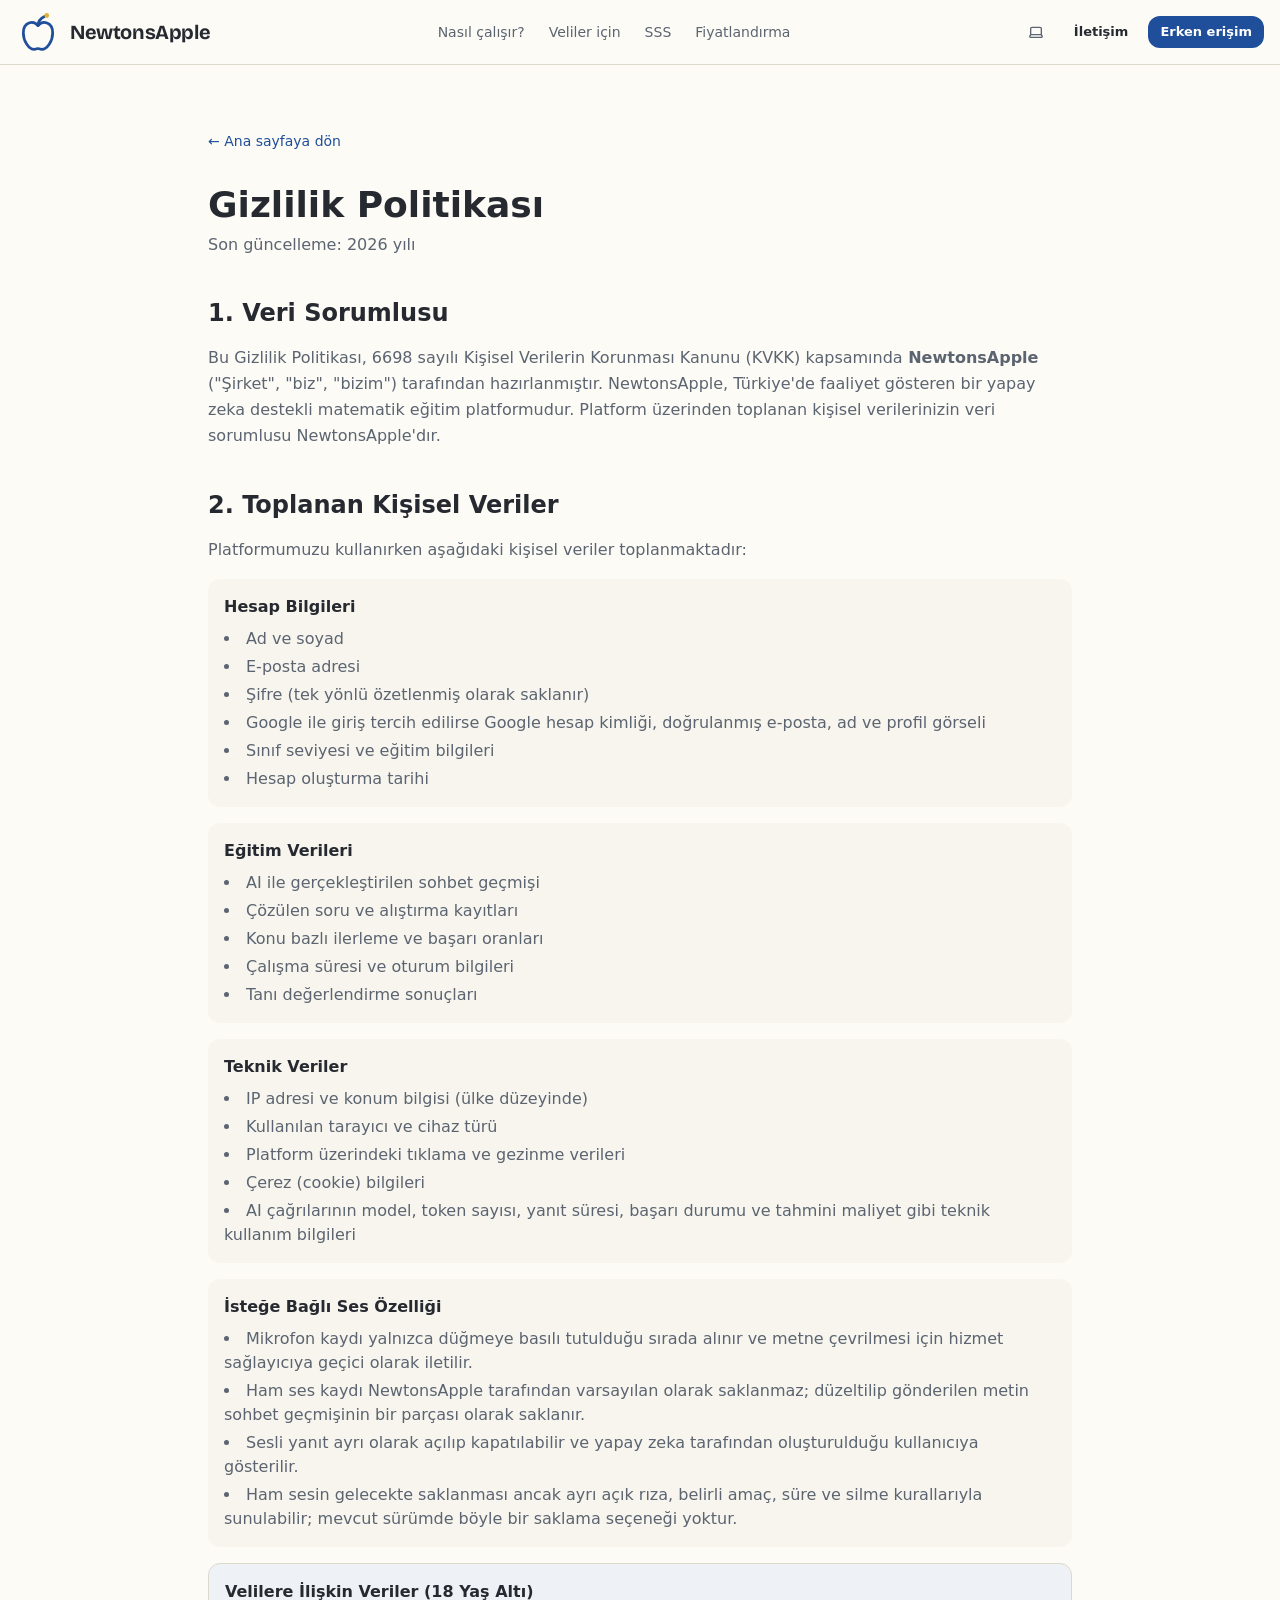
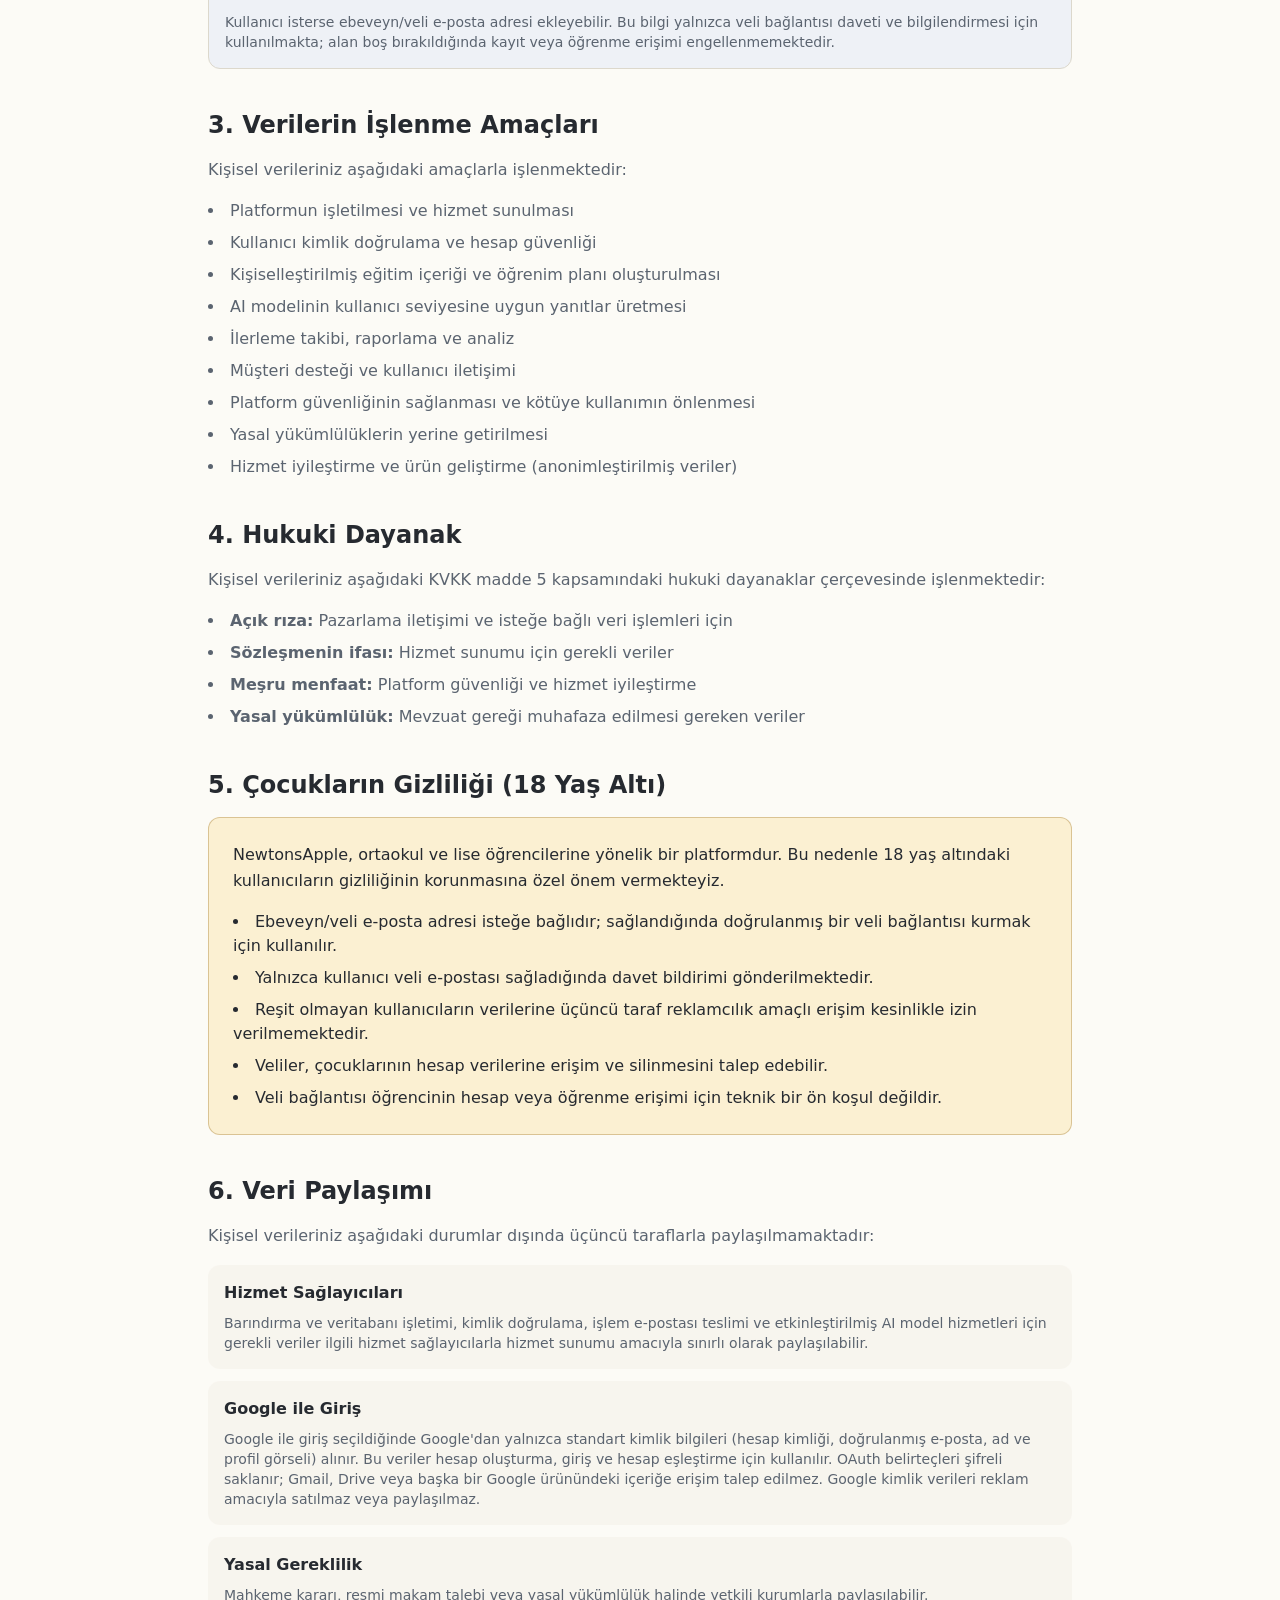
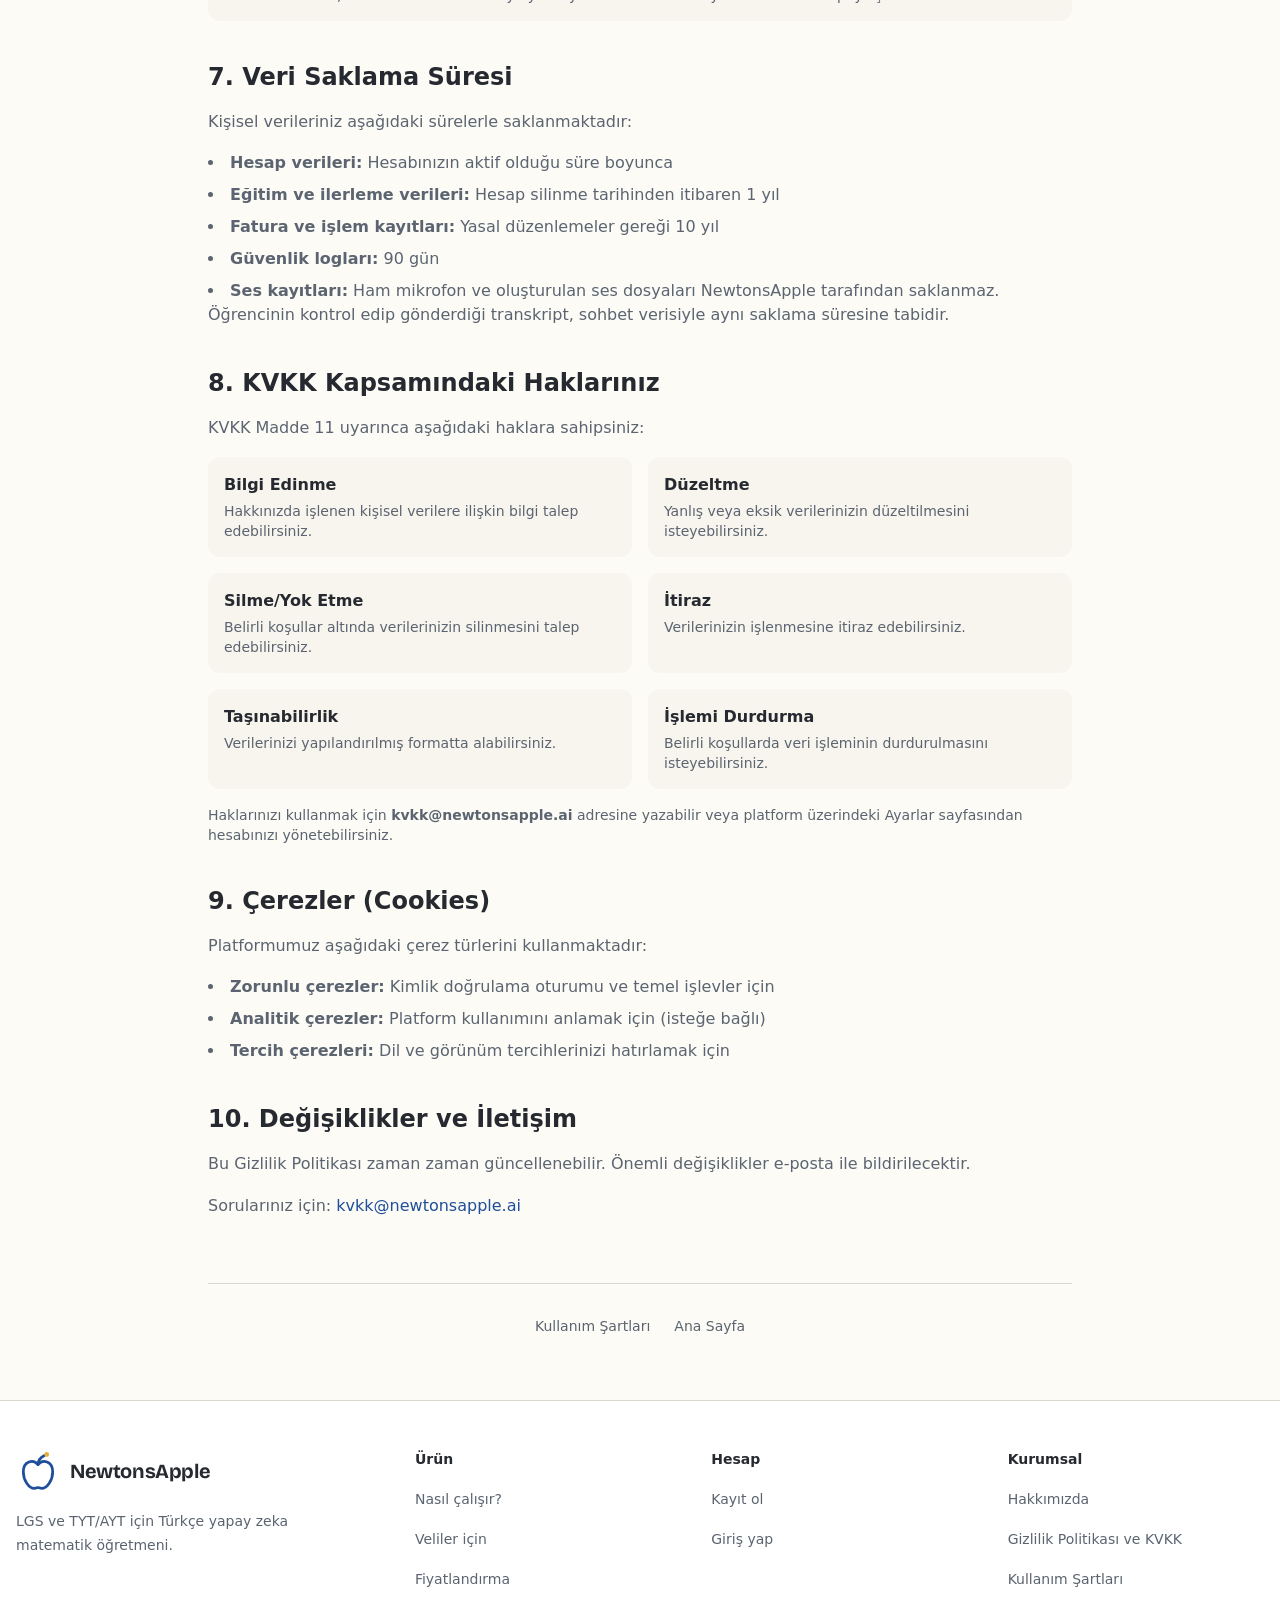
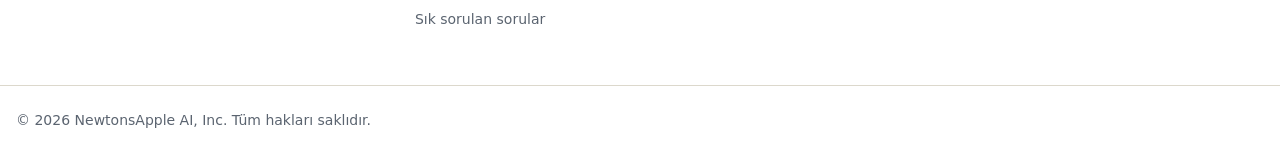
<file: privacy-policy/index.html>
<!DOCTYPE html><html lang="tr"><head><meta charSet="utf-8"/><meta name="viewport" content="width=device-width, initial-scale=1"/><link rel="preload" href="/_next/static/media/db22fddfbb78074e-s.p.ttf" as="font" crossorigin="" type="font/ttf"/><link rel="preload" as="image" href="/brand/newtonsapple-mark-48-light.svg"/><link rel="preload" as="image" href="/brand/newtonsapple-mark-48-dark.svg"/><link rel="stylesheet" href="/_next/static/css/81a812dd21aa880f.css" data-precedence="next"/><link rel="stylesheet" href="/_next/static/css/0d2b4f0b61526d96.css" data-precedence="next"/><link rel="preload" as="script" fetchPriority="low" href="/_next/static/chunks/webpack-08650a310063dec8.js"/><script src="/_next/static/chunks/87c73c54-6890e5aad4d9e16a.js" async=""></script><script src="/_next/static/chunks/3812-b7c3de27d8807720.js" async=""></script><script src="/_next/static/chunks/main-app-7e1e76ade3995802.js" async=""></script><script src="/_next/static/chunks/6888-ffbe6ac79718a079.js" async=""></script><script src="/_next/static/chunks/app/layout-b1857f8e7d0da89e.js" async=""></script><script src="/_next/static/chunks/3357-b3cbda04c069fb0e.js" async=""></script><script src="/_next/static/chunks/app/error-7eeb66b954029272.js" async=""></script><script src="/_next/static/chunks/5587-a8dc538170243aab.js" async=""></script><script src="/_next/static/chunks/7852-aa27ecd9e6927b11.js" async=""></script><script src="/_next/static/chunks/4640-d22d335fa0404708.js" async=""></script><script src="/_next/static/chunks/63-bbafee4bbda9a7f0.js" async=""></script><script src="/_next/static/chunks/8249-e69a7f897584a5b1.js" async=""></script><script src="/_next/static/chunks/6026-3a80daace09d479d.js" async=""></script><script src="/_next/static/chunks/2925-9ce377e41d64d8c5.js" async=""></script><script src="/_next/static/chunks/7967-e33d5d3a0ee5052d.js" async=""></script><script src="/_next/static/chunks/6973-62ff5f0abc1090b9.js" async=""></script><script src="/_next/static/chunks/app/(marketing)/layout-ed9250ee1fe4ce33.js" async=""></script><script src="/_next/static/chunks/app/(marketing)/privacy-policy/page-673cf3cbc150b9b3.js" async=""></script><script src="/_next/static/chunks/app/global-error-0acd3921c6f1fbcc.js" async=""></script><title>Gizlilik Politikası | NewtonsApple</title><meta name="description" content="NewtonsApple KVKK Gizlilik Politikası ve Kişisel Verilerin Korunması"/><meta name="application-name" content="NewtonsApple"/><link rel="manifest" href="/site.webmanifest"/><meta name="robots" content="index, follow"/><link rel="canonical" href="https://newtonsapple.ai/privacy-policy"/><meta property="og:title" content="Gizlilik Politikası | NewtonsApple"/><meta property="og:description" content="NewtonsApple KVKK Gizlilik Politikası ve Kişisel Verilerin Korunması"/><meta property="og:site_name" content="NewtonsApple"/><meta property="og:locale" content="tr_TR"/><meta property="og:image" content="https://newtonsapple.ai/opengraph-image-pwu6ef.png?ca1fd759e7485d25"/><meta property="og:image:type" content="image/png"/><meta property="og:image:width" content="1200"/><meta property="og:image:height" content="630"/><meta property="og:image:alt" content="NewtonsApple: Matematiği ezberleme, adım adım anla. LGS ve TYT/AYT için yapay zeka matematik öğretmeni."/><meta property="og:type" content="website"/><meta name="twitter:card" content="summary_large_image"/><meta name="twitter:title" content="Gizlilik Politikası | NewtonsApple"/><meta name="twitter:description" content="NewtonsApple KVKK Gizlilik Politikası ve Kişisel Verilerin Korunması"/><meta name="twitter:image" content="https://newtonsapple.ai/opengraph-image-pwu6ef.png?ca1fd759e7485d25"/><meta name="twitter:image:alt" content="NewtonsApple: Matematiği ezberleme, adım adım anla. LGS ve TYT/AYT için yapay zeka matematik öğretmeni."/><meta name="twitter:image:type" content="image/png"/><meta name="twitter:image:width" content="1200"/><meta name="twitter:image:height" content="630"/><link rel="icon" href="/favicon.svg" type="image/svg+xml"/><link rel="icon" href="/favicon.ico" sizes="any"/><link rel="apple-touch-icon" href="/apple-touch-icon.png"/><meta name="next-size-adjust" content=""/><script src="/_next/static/chunks/polyfills-42372ed130431b0a.js" noModule=""></script></head><body class="__variable_44875e __variable_e599c3 antialiased"><div hidden=""><!--$--><!--/$--></div><script>((a,b,c,d,e,f,g,h)=>{let i=document.documentElement,j=["light","dark"];function k(b){var c;(Array.isArray(a)?a:[a]).forEach(a=>{let c="class"===a,d=c&&f?e.map(a=>f[a]||a):e;c?(i.classList.remove(...d),i.classList.add(f&&f[b]?f[b]:b)):i.setAttribute(a,b)}),c=b,h&&j.includes(c)&&(i.style.colorScheme=c)}if(d)k(d);else try{let a=localStorage.getItem(b)||c,d=g&&"system"===a?window.matchMedia("(prefers-color-scheme: dark)").matches?"dark":"light":a;k(d)}catch(a){}})("class","theme","system",null,["light","dark"],null,true,true)</script><a href="#icerik" class="sr-only focus:not-sr-only focus:fixed focus:left-4 focus:top-4 focus:z-[60] focus:rounded-md focus:bg-primary focus:px-4 focus:py-3 focus:text-primary-foreground">İçeriğe geç</a><header class="sticky top-0 z-50 w-full border-b bg-background/85 backdrop-blur supports-[backdrop-filter]:bg-background/70"><div class="container mx-auto px-4 flex h-16 items-center justify-between"><a aria-label="NewtonsApple ana sayfa" class="flex h-11 items-center xl:h-10" href="/"><span class="inline-flex shrink-0 items-center gap-2.5 h-11"><span class="relative block shrink-0 size-11" aria-hidden="true"><img alt="" decoding="async" data-nimg="fill" class="object-contain dark:hidden" style="position:absolute;height:100%;width:100%;left:0;top:0;right:0;bottom:0;color:transparent" src="/brand/newtonsapple-mark-48-light.svg"/><img alt="" aria-hidden="true" decoding="async" data-nimg="fill" class="hidden object-contain dark:block" style="position:absolute;height:100%;width:100%;left:0;top:0;right:0;bottom:0;color:transparent" src="/brand/newtonsapple-mark-48-dark.svg"/></span><span class="whitespace-nowrap font-display font-bold tracking-[-0.02em] text-ink text-xl">NewtonsApple</span></span></a><nav aria-label="Ana menü" class="hidden lg:flex items-center gap-6 text-sm font-medium"><a class="text-muted-foreground transition-colors hover:text-foreground" href="/#nasil-calisir">Nasıl çalışır?</a><a class="text-muted-foreground transition-colors hover:text-foreground" href="/#veliler">Veliler için</a><a class="text-muted-foreground transition-colors hover:text-foreground" href="/#sss">SSS</a><a class="text-muted-foreground transition-colors hover:text-foreground" href="/pricing">Fiyatlandırma</a></nav><div class="flex items-center gap-2"><button data-slot="dropdown-menu-trigger" data-variant="ghost" data-size="sm" class="inline-flex shrink-0 items-center justify-center whitespace-nowrap rounded-lg font-semibold transition-[color,background-color,border-color,box-shadow,opacity] motion-reduce:transition-none disabled:pointer-events-none disabled:opacity-50 [&amp;_svg]:pointer-events-none [&amp;_svg]:shrink-0 outline-none focus-visible:ring-2 focus-visible:ring-ring focus-visible:ring-offset-2 focus-visible:ring-offset-background aria-invalid:border-warn aria-invalid:ring-2 aria-invalid:ring-warn/30 hover:bg-core-soft h-11 min-w-11 px-3 text-[13px] has-[&gt;svg]:px-2.5 xl:h-8 xl:min-w-0 [&amp;_svg:not([class*=&#x27;size-&#x27;])]:size-4 gap-2 text-ink-2 hover:text-ink" aria-label="Tema seç" title="Tema seç" type="button" id="radix-_R_t9fdb_" aria-haspopup="menu" aria-expanded="false" data-state="closed"><svg xmlns="http://www.w3.org/2000/svg" width="24" height="24" viewBox="0 0 24 24" fill="none" stroke="currentColor" stroke-width="2" stroke-linecap="round" stroke-linejoin="round" class="lucide lucide-laptop size-4 opacity-0"><path d="M20 16V7a2 2 0 0 0-2-2H6a2 2 0 0 0-2 2v9m16 0H4m16 0 1.28 2.55a1 1 0 0 1-.9 1.45H3.62a1 1 0 0 1-.9-1.45L4 16"></path></svg><span class="hidden 2xl:inline">Tema</span></button><div class="hidden lg:flex items-center gap-2"><a data-slot="button" data-variant="ghost" data-size="sm" class="inline-flex shrink-0 items-center justify-center whitespace-nowrap rounded-lg font-semibold transition-[color,background-color,border-color,box-shadow,opacity] motion-reduce:transition-none disabled:pointer-events-none disabled:opacity-50 [&amp;_svg]:pointer-events-none [&amp;_svg]:shrink-0 outline-none focus-visible:ring-2 focus-visible:ring-ring focus-visible:ring-offset-2 focus-visible:ring-offset-background aria-invalid:border-warn aria-invalid:ring-2 aria-invalid:ring-warn/30 hover:bg-core-soft hover:text-ink h-11 min-w-11 gap-1.5 px-3 text-[13px] has-[&gt;svg]:px-2.5 xl:h-8 xl:min-w-0 [&amp;_svg:not([class*=&#x27;size-&#x27;])]:size-4 text-foreground" href="mailto:info@newtonsapple.ai?subject=NewtonsApple%20erken%20eri%C5%9Fim">İletişim</a><a data-slot="button" data-variant="default" data-size="sm" class="inline-flex shrink-0 items-center justify-center whitespace-nowrap rounded-lg font-semibold transition-[color,background-color,border-color,box-shadow,opacity] motion-reduce:transition-none disabled:pointer-events-none disabled:opacity-50 [&amp;_svg]:pointer-events-none [&amp;_svg]:shrink-0 outline-none focus-visible:ring-2 focus-visible:ring-ring focus-visible:ring-offset-2 focus-visible:ring-offset-background aria-invalid:border-warn aria-invalid:ring-2 aria-invalid:ring-warn/30 bg-core text-core-ink hover:bg-core/90 h-11 min-w-11 gap-1.5 px-3 text-[13px] has-[&gt;svg]:px-2.5 xl:h-8 xl:min-w-0 [&amp;_svg:not([class*=&#x27;size-&#x27;])]:size-4" href="mailto:info@newtonsapple.ai?subject=NewtonsApple%20erken%20eri%C5%9Fim">Erken erişim</a></div><button data-slot="sheet-trigger" data-variant="ghost" data-size="icon-sm" class="inline-flex shrink-0 items-center justify-center gap-2 whitespace-nowrap rounded-lg font-semibold transition-[color,background-color,border-color,box-shadow,opacity] motion-reduce:transition-none disabled:pointer-events-none disabled:opacity-50 [&amp;_svg]:pointer-events-none [&amp;_svg]:shrink-0 outline-none focus-visible:ring-2 focus-visible:ring-ring focus-visible:ring-offset-2 focus-visible:ring-offset-background aria-invalid:border-warn aria-invalid:ring-2 aria-invalid:ring-warn/30 hover:bg-core-soft hover:text-ink size-11 text-[13px] xl:size-8 [&amp;_svg:not([class*=&#x27;size-&#x27;])]:size-4 lg:hidden" aria-label="Menüyü aç" type="button" aria-haspopup="dialog" aria-expanded="false" aria-controls="radix-_R_1t9fdb_" data-state="closed"><svg xmlns="http://www.w3.org/2000/svg" width="24" height="24" viewBox="0 0 24 24" fill="none" stroke="currentColor" stroke-width="2" stroke-linecap="round" stroke-linejoin="round" class="lucide lucide-menu h-5 w-5"><line x1="4" x2="20" y1="12" y2="12"></line><line x1="4" x2="20" y1="6" y2="6"></line><line x1="4" x2="20" y1="18" y2="18"></line></svg></button></div></div></header><div id="icerik" tabindex="-1" class="outline-none"><main class="min-h-screen bg-background text-foreground"><div class="container mx-auto px-4 py-16 max-w-4xl"><div class="mb-8"><a class="text-primary hover:underline text-sm" href="/">← Ana sayfaya dön</a></div><h1 class="text-4xl font-bold text-foreground mb-2">Gizlilik Politikası</h1><p class="text-muted-foreground mb-10">Son güncelleme: <!-- -->2026<!-- --> yılı</p><div class="max-w-none space-y-10"><section><h2 class="text-2xl font-semibold text-foreground mb-4">1. Veri Sorumlusu</h2><p class="text-muted-foreground leading-relaxed">Bu Gizlilik Politikası, 6698 sayılı Kişisel Verilerin Korunması Kanunu (KVKK) kapsamında<strong> NewtonsApple</strong> (&quot;Şirket&quot;, &quot;biz&quot;, &quot;bizim&quot;) tarafından hazırlanmıştır. NewtonsApple, Türkiye&#x27;de faaliyet gösteren bir yapay zeka destekli matematik eğitim platformudur. Platform üzerinden toplanan kişisel verilerinizin veri sorumlusu NewtonsApple&#x27;dır.</p></section><section><h2 class="text-2xl font-semibold text-foreground mb-4">2. Toplanan Kişisel Veriler</h2><p class="text-muted-foreground leading-relaxed mb-4">Platformumuzu kullanırken aşağıdaki kişisel veriler toplanmaktadır:</p><div class="space-y-4"><div class="bg-muted/50 rounded-lg p-4"><h3 class="font-semibold text-foreground mb-2">Hesap Bilgileri</h3><ul class="list-disc list-inside text-muted-foreground space-y-1"><li>Ad ve soyad</li><li>E-posta adresi</li><li>Şifre (tek yönlü özetlenmiş olarak saklanır)</li><li>Google ile giriş tercih edilirse Google hesap kimliği, doğrulanmış e-posta, ad ve profil görseli</li><li>Sınıf seviyesi ve eğitim bilgileri</li><li>Hesap oluşturma tarihi</li></ul></div><div class="bg-muted/50 rounded-lg p-4"><h3 class="font-semibold text-foreground mb-2">Eğitim Verileri</h3><ul class="list-disc list-inside text-muted-foreground space-y-1"><li>AI ile gerçekleştirilen sohbet geçmişi</li><li>Çözülen soru ve alıştırma kayıtları</li><li>Konu bazlı ilerleme ve başarı oranları</li><li>Çalışma süresi ve oturum bilgileri</li><li>Tanı değerlendirme sonuçları</li></ul></div><div class="bg-muted/50 rounded-lg p-4"><h3 class="font-semibold text-foreground mb-2">Teknik Veriler</h3><ul class="list-disc list-inside text-muted-foreground space-y-1"><li>IP adresi ve konum bilgisi (ülke düzeyinde)</li><li>Kullanılan tarayıcı ve cihaz türü</li><li>Platform üzerindeki tıklama ve gezinme verileri</li><li>Çerez (cookie) bilgileri</li><li>AI çağrılarının model, token sayısı, yanıt süresi, başarı durumu ve tahmini maliyet gibi teknik kullanım bilgileri</li></ul></div><div class="bg-muted/50 rounded-lg p-4"><h3 class="font-semibold text-foreground mb-2">İsteğe Bağlı Ses Özelliği</h3><ul class="list-disc list-inside text-muted-foreground space-y-1"><li>Mikrofon kaydı yalnızca düğmeye basılı tutulduğu sırada alınır ve metne çevrilmesi için hizmet sağlayıcıya geçici olarak iletilir.</li><li>Ham ses kaydı NewtonsApple tarafından varsayılan olarak saklanmaz; düzeltilip gönderilen metin sohbet geçmişinin bir parçası olarak saklanır.</li><li>Sesli yanıt ayrı olarak açılıp kapatılabilir ve yapay zeka tarafından oluşturulduğu kullanıcıya gösterilir.</li><li>Ham sesin gelecekte saklanması ancak ayrı açık rıza, belirli amaç, süre ve silme kurallarıyla sunulabilir; mevcut sürümde böyle bir saklama seçeneği yoktur.</li></ul></div><div class="bg-accent/60 rounded-lg p-4 border border-border"><h3 class="font-semibold text-accent-foreground mb-2">Velilere İlişkin Veriler (18 Yaş Altı)</h3><p class="text-muted-foreground text-sm">Kullanıcı isterse ebeveyn/veli e-posta adresi ekleyebilir. Bu bilgi yalnızca veli bağlantısı daveti ve bilgilendirmesi için kullanılmakta; alan boş bırakıldığında kayıt veya öğrenme erişimi engellenmemektedir.</p></div></div></section><section><h2 class="text-2xl font-semibold text-foreground mb-4">3. Verilerin İşlenme Amaçları</h2><p class="text-muted-foreground leading-relaxed mb-4">Kişisel verileriniz aşağıdaki amaçlarla işlenmektedir:</p><ul class="list-disc list-inside text-muted-foreground space-y-2"><li>Platformun işletilmesi ve hizmet sunulması</li><li>Kullanıcı kimlik doğrulama ve hesap güvenliği</li><li>Kişiselleştirilmiş eğitim içeriği ve öğrenim planı oluşturulması</li><li>AI modelinin kullanıcı seviyesine uygun yanıtlar üretmesi</li><li>İlerleme takibi, raporlama ve analiz</li><li>Müşteri desteği ve kullanıcı iletişimi</li><li>Platform güvenliğinin sağlanması ve kötüye kullanımın önlenmesi</li><li>Yasal yükümlülüklerin yerine getirilmesi</li><li>Hizmet iyileştirme ve ürün geliştirme (anonimleştirilmiş veriler)</li></ul></section><section><h2 class="text-2xl font-semibold text-foreground mb-4">4. Hukuki Dayanak</h2><p class="text-muted-foreground leading-relaxed mb-4">Kişisel verileriniz aşağıdaki KVKK madde 5 kapsamındaki hukuki dayanaklar çerçevesinde işlenmektedir:</p><ul class="list-disc list-inside text-muted-foreground space-y-2"><li><strong>Açık rıza:</strong> Pazarlama iletişimi ve isteğe bağlı veri işlemleri için</li><li><strong>Sözleşmenin ifası:</strong> Hizmet sunumu için gerekli veriler</li><li><strong>Meşru menfaat:</strong> Platform güvenliği ve hizmet iyileştirme</li><li><strong>Yasal yükümlülük:</strong> Mevzuat gereği muhafaza edilmesi gereken veriler</li></ul></section><section><h2 class="text-2xl font-semibold text-foreground mb-4">5. Çocukların Gizliliği (18 Yaş Altı)</h2><div class="rounded-lg border border-amber/30 bg-amber-soft p-6"><p class="text-foreground leading-relaxed mb-4">NewtonsApple, ortaokul ve lise öğrencilerine yönelik bir platformdur. Bu nedenle 18 yaş altındaki kullanıcıların gizliliğinin korunmasına özel önem vermekteyiz.</p><ul class="list-disc list-inside text-foreground space-y-2"><li>Ebeveyn/veli e-posta adresi isteğe bağlıdır; sağlandığında doğrulanmış bir veli bağlantısı kurmak için kullanılır.</li><li>Yalnızca kullanıcı veli e-postası sağladığında davet bildirimi gönderilmektedir.</li><li>Reşit olmayan kullanıcıların verilerine üçüncü taraf reklamcılık amaçlı erişim kesinlikle izin verilmemektedir.</li><li>Veliler, çocuklarının hesap verilerine erişim ve silinmesini talep edebilir.</li><li>Veli bağlantısı öğrencinin hesap veya öğrenme erişimi için teknik bir ön koşul değildir.</li></ul></div></section><section><h2 class="text-2xl font-semibold text-foreground mb-4">6. Veri Paylaşımı</h2><p class="text-muted-foreground leading-relaxed mb-4">Kişisel verileriniz aşağıdaki durumlar dışında üçüncü taraflarla paylaşılmamaktadır:</p><div class="space-y-3"><div class="bg-muted/50 rounded-lg p-4"><h3 class="font-semibold text-foreground mb-2">Hizmet Sağlayıcıları</h3><p class="text-muted-foreground text-sm">Barındırma ve veritabanı işletimi, kimlik doğrulama, işlem e-postası teslimi ve etkinleştirilmiş AI model hizmetleri için gerekli veriler ilgili hizmet sağlayıcılarla hizmet sunumu amacıyla sınırlı olarak paylaşılabilir.</p></div><div class="bg-muted/50 rounded-lg p-4"><h3 class="font-semibold text-foreground mb-2">Google ile Giriş</h3><p class="text-muted-foreground text-sm">Google ile giriş seçildiğinde Google&#x27;dan yalnızca standart kimlik bilgileri (hesap kimliği, doğrulanmış e-posta, ad ve profil görseli) alınır. Bu veriler hesap oluşturma, giriş ve hesap eşleştirme için kullanılır. OAuth belirteçleri şifreli saklanır; Gmail, Drive veya başka bir Google ürünündeki içeriğe erişim talep edilmez. Google kimlik verileri reklam amacıyla satılmaz veya paylaşılmaz.</p></div><div class="bg-muted/50 rounded-lg p-4"><h3 class="font-semibold text-foreground mb-2">Yasal Gereklilik</h3><p class="text-muted-foreground text-sm">Mahkeme kararı, resmi makam talebi veya yasal yükümlülük halinde yetkili kurumlarla paylaşılabilir.</p></div></div></section><section><h2 class="text-2xl font-semibold text-foreground mb-4">7. Veri Saklama Süresi</h2><p class="text-muted-foreground leading-relaxed mb-4">Kişisel verileriniz aşağıdaki sürelerle saklanmaktadır:</p><ul class="list-disc list-inside text-muted-foreground space-y-2"><li><strong>Hesap verileri:</strong> Hesabınızın aktif olduğu süre boyunca</li><li><strong>Eğitim ve ilerleme verileri:</strong> Hesap silinme tarihinden itibaren 1 yıl</li><li><strong>Fatura ve işlem kayıtları:</strong> Yasal düzenlemeler gereği 10 yıl</li><li><strong>Güvenlik logları:</strong> 90 gün</li><li><strong>Ses kayıtları:</strong> Ham mikrofon ve oluşturulan ses dosyaları NewtonsApple tarafından saklanmaz. Öğrencinin kontrol edip gönderdiği transkript, sohbet verisiyle aynı saklama süresine tabidir.</li></ul></section><section><h2 class="text-2xl font-semibold text-foreground mb-4">8. KVKK Kapsamındaki Haklarınız</h2><p class="text-muted-foreground leading-relaxed mb-4">KVKK Madde 11 uyarınca aşağıdaki haklara sahipsiniz:</p><div class="grid md:grid-cols-2 gap-4"><div class="bg-muted/50 rounded-lg p-4"><h3 class="font-semibold text-foreground mb-1">Bilgi Edinme</h3><p class="text-muted-foreground text-sm">Hakkınızda işlenen kişisel verilere ilişkin bilgi talep edebilirsiniz.</p></div><div class="bg-muted/50 rounded-lg p-4"><h3 class="font-semibold text-foreground mb-1">Düzeltme</h3><p class="text-muted-foreground text-sm">Yanlış veya eksik verilerinizin düzeltilmesini isteyebilirsiniz.</p></div><div class="bg-muted/50 rounded-lg p-4"><h3 class="font-semibold text-foreground mb-1">Silme/Yok Etme</h3><p class="text-muted-foreground text-sm">Belirli koşullar altında verilerinizin silinmesini talep edebilirsiniz.</p></div><div class="bg-muted/50 rounded-lg p-4"><h3 class="font-semibold text-foreground mb-1">İtiraz</h3><p class="text-muted-foreground text-sm">Verilerinizin işlenmesine itiraz edebilirsiniz.</p></div><div class="bg-muted/50 rounded-lg p-4"><h3 class="font-semibold text-foreground mb-1">Taşınabilirlik</h3><p class="text-muted-foreground text-sm">Verilerinizi yapılandırılmış formatta alabilirsiniz.</p></div><div class="bg-muted/50 rounded-lg p-4"><h3 class="font-semibold text-foreground mb-1">İşlemi Durdurma</h3><p class="text-muted-foreground text-sm">Belirli koşullarda veri işleminin durdurulmasını isteyebilirsiniz.</p></div></div><p class="text-muted-foreground text-sm mt-4">Haklarınızı kullanmak için<!-- --> <strong>kvkk@newtonsapple.ai</strong> adresine yazabilir veya platform üzerindeki Ayarlar sayfasından hesabınızı yönetebilirsiniz.</p></section><section><h2 class="text-2xl font-semibold text-foreground mb-4">9. Çerezler (Cookies)</h2><p class="text-muted-foreground leading-relaxed mb-4">Platformumuz aşağıdaki çerez türlerini kullanmaktadır:</p><ul class="list-disc list-inside text-muted-foreground space-y-2"><li><strong>Zorunlu çerezler:</strong> Kimlik doğrulama oturumu ve temel işlevler için</li><li><strong>Analitik çerezler:</strong> Platform kullanımını anlamak için (isteğe bağlı)</li><li><strong>Tercih çerezleri:</strong> Dil ve görünüm tercihlerinizi hatırlamak için</li></ul></section><section><h2 class="text-2xl font-semibold text-foreground mb-4">10. Değişiklikler ve İletişim</h2><p class="text-muted-foreground leading-relaxed mb-4">Bu Gizlilik Politikası zaman zaman güncellenebilir. Önemli değişiklikler e-posta ile bildirilecektir.</p><p class="text-muted-foreground leading-relaxed">Sorularınız için:<!-- --> <a href="mailto:kvkk@newtonsapple.ai" class="text-primary hover:underline">kvkk@newtonsapple.ai</a></p></section></div><div class="mt-16 pt-8 border-t text-center space-x-6 text-sm text-muted-foreground"><a class="hover:text-primary" href="/terms">Kullanım Şartları</a><a class="hover:text-primary" href="/">Ana Sayfa</a></div></div></main><!--$--><!--/$--></div><footer class="border-t bg-card text-card-foreground"><div class="container mx-auto grid gap-10 px-4 py-12 md:grid-cols-[1.4fr_repeat(3,1fr)]"><div class="space-y-4"><a aria-label="NewtonsApple ana sayfa" class="inline-flex h-11 items-center" href="/"><span class="inline-flex shrink-0 items-center gap-2.5 h-11"><span class="relative block shrink-0 size-11" aria-hidden="true"><img alt="" loading="lazy" decoding="async" data-nimg="fill" class="object-contain dark:hidden" style="position:absolute;height:100%;width:100%;left:0;top:0;right:0;bottom:0;color:transparent" src="/brand/newtonsapple-mark-48-light.svg"/><img alt="" aria-hidden="true" loading="lazy" decoding="async" data-nimg="fill" class="hidden object-contain dark:block" style="position:absolute;height:100%;width:100%;left:0;top:0;right:0;bottom:0;color:transparent" src="/brand/newtonsapple-mark-48-dark.svg"/></span><span class="whitespace-nowrap font-display font-bold tracking-[-0.02em] text-ink text-xl">NewtonsApple</span></span></a><p class="max-w-xs text-sm leading-6 text-muted-foreground">LGS ve TYT/AYT için Türkçe yapay zeka matematik öğretmeni.</p></div><nav aria-label="Ürün"><h2 class="text-sm font-semibold text-foreground">Ürün</h2><ul class="mt-3 space-y-1"><li><a class="flex min-h-11 items-center text-sm text-muted-foreground transition-colors hover:text-foreground xl:min-h-9" href="/#nasil-calisir">Nasıl çalışır?</a></li><li><a class="flex min-h-11 items-center text-sm text-muted-foreground transition-colors hover:text-foreground xl:min-h-9" href="/#veliler">Veliler için</a></li><li><a class="flex min-h-11 items-center text-sm text-muted-foreground transition-colors hover:text-foreground xl:min-h-9" href="/pricing">Fiyatlandırma</a></li><li><a class="flex min-h-11 items-center text-sm text-muted-foreground transition-colors hover:text-foreground xl:min-h-9" href="/#sss">Sık sorulan sorular</a></li></ul></nav><nav aria-label="Hesap"><h2 class="text-sm font-semibold text-foreground">Hesap</h2><ul class="mt-3 space-y-1"><li><a class="flex min-h-11 items-center text-sm text-muted-foreground transition-colors hover:text-foreground xl:min-h-9" href="mailto:info@newtonsapple.ai?subject=NewtonsApple%20erken%20eri%C5%9Fim">Kayıt ol</a></li><li><a class="flex min-h-11 items-center text-sm text-muted-foreground transition-colors hover:text-foreground xl:min-h-9" href="mailto:info@newtonsapple.ai?subject=NewtonsApple%20erken%20eri%C5%9Fim">Giriş yap</a></li></ul></nav><nav aria-label="Kurumsal"><h2 class="text-sm font-semibold text-foreground">Kurumsal</h2><ul class="mt-3 space-y-1"><li><a class="flex min-h-11 items-center text-sm text-muted-foreground transition-colors hover:text-foreground xl:min-h-9" href="/about">Hakkımızda</a></li><li><a class="flex min-h-11 items-center text-sm text-muted-foreground transition-colors hover:text-foreground xl:min-h-9" href="/privacy-policy">Gizlilik Politikası ve KVKK</a></li><li><a class="flex min-h-11 items-center text-sm text-muted-foreground transition-colors hover:text-foreground xl:min-h-9" href="/terms">Kullanım Şartları</a></li></ul></nav></div><div class="border-t"><p class="container mx-auto px-4 py-6 text-sm text-muted-foreground">© <!-- -->2026<!-- --> NewtonsApple AI, Inc. Tüm hakları saklıdır.</p></div></footer><section aria-label="Notifications alt+T" tabindex="-1" aria-live="polite" aria-relevant="additions text" aria-atomic="false"></section><script src="/_next/static/chunks/webpack-08650a310063dec8.js" id="_R_" async=""></script><script>(self.__next_f=self.__next_f||[]).push([0])</script><script>self.__next_f.push([1,"1:\"$Sreact.fragment\"\n2:\"static/chunks/6888-ffbe6ac79718a079.js\"\n3:\"static/chunks/app/layout-b1857f8e7d0da89e.js\"\n4:I[61594,[\"6888\",\"$2\",\"7177\",\"$3\"],\"Providers\"]\n5:I[99630,[],\"\"]\n6:\"static/chunks/3357-b3cbda04c069fb0e.js\"\n7:\"static/chunks/app/error-7eeb66b954029272.js\"\n8:I[46009,[\"3357\",\"$6\",\"8039\",\"$7\"],\"default\"]\n9:I[1380,[],\"\"]\na:I[66888,[\"6888\",\"$2\",\"7177\",\"$3\"],\"Toaster\"]\nc:\"static/chunks/5587-a8dc538170243aab.js\"\nd:\"static/chunks/7852-aa27ecd9e6927b11.js\"\ne:\"static/chunks/4640-d22d335fa0404708.js\"\nf:\"static/chunks/63-bbafee4bbda9a7f0.js\"\n10:\"static/chunks/8249-e69a7f897584a5b1.js\"\n11:\"static/chunks/6026-3a80daace09d479d.js\"\n12:\"static/chunks/2925-9ce377e41d64d8c5.js\"\n13:\"static/chunks/7967-e33d5d3a0ee5052d.js\"\n14:\"static/chunks/6973-62ff5f0abc1090b9.js\"\n15:\"static/chunks/app/(marketing)/layout-ed9250ee1fe4ce33.js\"\n16:I[70888,[\"3357\",\"$6\",\"5587\",\"$c\",\"7852\",\"$d\",\"4640\",\"$e\",\"63\",\"$f\",\"8249\",\"$10\",\"6026\",\"$11\",\"2925\",\"$12\",\"7967\",\"$13\",\"6973\",\"$14\",\"9181\",\"$15\"],\"MarketingNav\"]\n17:\"static/chunks/app/(marketing)/privacy-policy/page-673cf3cbc150b9b3.js\"\n18:I[65587,[\"5587\",\"$c\",\"4314\",\"$17\"],\"\"]\n19:I[35604,[\"3357\",\"$6\",\"5587\",\"$c\",\"7852\",\"$d\",\"4640\",\"$e\",\"63\",\"$f\",\"8249\",\"$10\",\"6026\",\"$11\",\"2925\",\"$12\",\"7967\",\"$13\",\"6973\",\"$14\",\"9181\",\"$15\"],\"Image\"]\n23:\"ViewportBoundary\"\n24:I[30887,[],\"$23\"]\n26:\"MetadataBoundary\"\n27:I[30887,[],\"$26\"]\n28:\"$Sreact.suspense\"\n2a:\"static/chunks/app/global-error-0acd3921c6f1fbcc.js\"\n2b:I[25325,[\"4219\",\"$2a\"],\"default\"]\n:HL[\"/_next/static/media/db22fddfbb78074e-s.p.ttf\",\"font\",{\"crossOrigin\":\"\",\"type\":\"font/ttf\"}]\n:HL[\"/_next/static/css/81a812dd21aa880f.css\",\"style\"]\n:HL[\"/_next/static/css/0d2b4f0b61526d96.css\",\"style\"]\n20:X\n21:[[\"children\",{\"s\":\"__PAGE__\",\"h\":512,\"d\":{\"r\":\"$L22\",\"p\":false,\"v\":null}}]]\n1e:[[\"children\",{\"s\":\"privacy-policy\",\"h\":512,\"d\":{\"r\":\"$L1f\",\"p\":false,\"v\":\"$20\"},\"c\":\"$Q21\"}]]\nb:[[\"children\",{\"s\":\"(marketing)\",\"h\":512,\"d\":{\"r\":[\"$\",\"$1\",\"c\",{\"children\":[null,[[\"$\",\"a\",null,{\"href\":\"#icerik\",\"className\":\"sr-only focus:not-sr-only focus:fixed focus:left-4 focus:top-4 focus:z-[60] focus:rounded-md focus:bg-primary focus:px-4 focus:py-3 focus:text-primary-foreground\",\"children\":\"İçeriğe geç\"}],[\"$\",\"$L16\",null,{}],[\"$\",\"div\",null,{\"id\":\"icerik\",\"tabIndex\":-1,\"className\":\"outline-none\",\"children\":[\"$\",\"$L5\",null,{\"parallelRouterKey\":\"children\",\"error\":\"$undefined\",\"errorStyles\":\"$undefined\",\"errorScripts\":\"$undefined\",\"template\":[\"$\",\"$L9\",null,{}],\"templateStyles\":\"$undefined\",\"templateScripts\":\"$undefined\",\"notFound\":[[[\"$\",\"title\",null,{\"children\":\"404: This page could not be found.\"}],[\"$\",\"div\",null,{\"style\":\"$0:t:t:d:r:props:children:1:props:children:props:children:props:children:0:props:notFound:0:1:props:style\",\"children\":[\"$\",\"div\",null,{\"children\":[[\"$\",\"style\",null,{\"dangerouslySetInnerHTML\":{\"__html\":\"body{color:#000;background:#fff;margin:0}.next-error-h1{border-right:1px solid rgba(0,0,0,.3)}@media (prefers-color-scheme:dark){body{color:#fff;background:#000}.next-error-h1{border-right:1px solid rgba(255,255,255,.3)}}\"}}],[\"$\",\"h1\",null,{\"className\":\"next-error-h1\",\"style\":\"$0:t:t:d:r:props:children:1:props:children:props:children:props:children:0:props:notFound:0:1:props:children:props:children:1:props:style\",\"children\":404}],[\"$\",\"div\",null,{\"style\":\"$0:t:t:d:r:props:children:1:props:children:props:children:props:children:0:props:notFound:0:1:props:children:props:children:2:props:style\",\"children\":[\"$\",\"h2\",null,{\"style\":\"$0:t:t:d:r:props:children:1:props:children:props:children:props:children:0:props:notFound:0:1:props:children:props:children:2:props:children:props:style\",\"children\":\"This page could not be found.\"}]}]]}]}]],[]],\"forbidden\":\"$undefined\",\"unauthorized\":\"$undefined\"}]}],[\"$\",\"footer\",null,{\"className\":\"border-t bg-card text-card-foreground\",\"children\":[[\"$\",\"div\",null,{\"className\":\"container mx-auto grid gap-10 px-4 py-12 md:grid-cols-[1.4fr_repeat(3,1fr)]\",\"children\":[[\"$\",\"div\",null,{\"className\":\"space-y-4\",\"children\":[[\"$\",\"$L18\",null,{\"href\":\"/\",\"aria-label\":\"NewtonsApple ana sayfa\",\"className\":\"inline-flex h-11 items-center\",\"children\":[\"$\",\"span\",null,{\"className\":\"inline-flex shrink-0 items-center gap-2.5 h-11\",\"children\":[[\"$\",\"span\",null,{\"className\":\"relative block shrink-0 size-11\",\"aria-hidden\":true,\"children\":[[\"$\",\"$L19\",null,{\"src\":\"/brand/newtonsapple-mark-48-light.svg\",\"alt\":\"\",\"fill\":true,\"priority\":false,\"sizes\":\"48px\",\"className\":\"object-contain dark:hidden\"}],[\"$\",\"$L19\",null,{\"src\":\"/brand/newtonsapple-mark-48-dark.svg\",\"alt\":\"\",\"fill\":true,\"priority\":false,\"sizes\":\"48px\",\"className\":\"hidden object-contain dark:block\",\"aria-hidden\":\"true\"}]]}],[\"$\",\"span\",null,{\"className\":\"whitespace-nowrap font-display font-bold tracking-[-0.02em] text-ink text-xl\",\"children\":\"NewtonsApple\"}]]}]}],[\"$\",\"p\",null,{\"className\":\"max-w-xs text-sm leading-6 text-muted-foreground\",\"children\":\"LGS ve TYT/AYT için Türkçe yapay zeka matematik öğretmeni.\"}]]}],[\"$L1a\",\"$L1b\",\"$L1c\"]]}],\"$L1d\"]}]]]}],\"p\":false,\"v\":null},\"c\":\"$Q1e\"}]]\n0:{\"P\":null,\"c\":[\"\",\"privacy-policy\"],\"q\":\"\",\"i\":false,\"t\":{\"t\":{\"s\":\"\",\"h\":528,\"d\":{\"r\":[\"$\",\"$1\",\"c\",{\"children\":[[[\"$\",\"link\",\"0\",{\"rel\":\"stylesheet\",\"href\":\"/_next/static/css/81a812dd21aa880f.css\",\"precedence\":\"next\",\"crossOrigin\":\"$undefined\",\"nonce\":\"$undefined\"}],[\"$\",\"link\",\"1\",{\"rel\":\"stylesheet\",\"href\":\"/_next/static/css/0d2b4f0b61526d96.css\",\"precedence\":\"next\",\"crossOrigin\":\"$undefined\",\"nonce\":\"$undefined\"}]],[\"$\",\"html\",null,{\"lang\":\"tr\",\"suppressHydrationWarning\":true,\"children\":[\"$\",\"body\",null,{\"className\":\"__variable_44875e __variable_e599c3 antialiased\",\"children\":[\"$\",\"$L4\",null,{\"children\":[[\"$\",\"$L5\",null,{\"parallelRouterKey\":\"children\",\"error\":\"$8\",\"errorStyles\":[],\"errorScripts\":null,\"template\":[\"$\",\"$L9\",null,{}],\"templateStyles\":\"$undefined\",\"templateScripts\":\"$undefined\",\"notFound\":[[[\"$\",\"title\",null,{\"children\":\"404: This page could not be found.\"}],[\"$\",\"div\",null,{\"style\":{\"fontFamily\":\"system-ui,\\\"Segoe UI\\\",Roboto,Helvetica,Arial,sans-serif,\\\"Apple Color Emoji\\\",\\\"Segoe UI Emoji\\\"\",\"height\":\"100vh\",\"textAlign\":\"center\",\"display\":\"flex\",\"flexDirection\":\"column\",\"alignItems\":\"center\",\"justifyContent\":\"center\"},\"children\":[\"$\",\"div\",null,{\"children\":[[\"$\",\"style\",null,{\"dangerouslySetInnerHTML\":{\"__html\":\"body{color:#000;background:#fff;margin:0}.next-error-h1{border-right:1px solid rgba(0,0,0,.3)}@media (prefers-color-scheme:dark){body{color:#fff;background:#000}.next-error-h1{border-right:1px solid rgba(255,255,255,.3)}}\"}}],[\"$\",\"h1\",null,{\"className\":\"next-error-h1\",\"style\":{\"display\":\"inline-block\",\"margin\":\"0 20px 0 0\",\"padding\":\"0 23px 0 0\",\"fontSize\":24,\"fontWeight\":500,\"verticalAlign\":\"top\",\"lineHeight\":\"49px\"},\"children\":404}],[\"$\",\"div\",null,{\"style\":{\"display\":\"inline-block\"},\"children\":[\"$\",\"h2\",null,{\"style\":{\"fontSize\":14,\"fontWeight\":400,\"lineHeight\":\"49px\",\"margin\":0},\"children\":\"This page could not be found.\"}]}]]}]}]],[]],\"forbidden\":\"$undefined\",\"unauthorized\":\"$undefined\"}],[\"$\",\"$La\",null,{\"position\":\"top-right\",\"style\":{\"--normal-bg\":\"var(--board)\",\"--normal-text\":\"var(--chalk)\",\"--normal-border\":\"var(--board-2)\",\"--border-radius\":\"12px\"},\"toastOptions\":{\"duration\":4000,\"className\":\"font-sans min-h-11\"}}]]}]}]}]]}],\"p\":false,\"v\":null},\"c\":\"$Qb\"},\"h\":{\"r\":[\"$\",\"$1\",\"h\",{\"children\":[null,[\"$\",\"$L24\",null,{\"children\":\"$L25\"}],[\"$\",\"$L27\",null,{\"children\":[[\"$\",\"div\",null,{\"hidden\":true,\"children\":[\"$\",\"$28\",null,{\"name\":\"Next.Metadata\",\"children\":\"$L29\"}]}],null]}],[\"$\",\"meta\",null,{\"name\":\"next-size-adjust\",\"content\":\"\"}]]}],\"p\":false,\"v\":null}},\"m\":\"$undefined\",\"G\":[\"$2b\",[]],\"S\":true,\"r\":\"$undefined\",\"s\":\"$undefined\",\"a\":\"$undefined\",\"l\":\"$undefined\",\"p\":\"$undefined\",\"d\":\"$undefined\",\"b\":\"50Mr9Ul1-m268OTFO9JfO\"}\n1a:[\"$\",\"nav\",\"Ürün\",{\"aria-label\":\"Ürün\",\"children\":[[\"$\",\"h2\",null,{\"className\":\"text-sm font-semibold text-foreground\",\"children\":\"Ürün\"}],[\"$\",\"ul\",null,{\"className\":\"mt-3 space-y-1\",\"children\":[[\"$\",\"li\",\"Nasıl çalışır?\",{\"children\":[\"$\",\"$L18\",null,{\"href\":\"/#nasil-calisir\",\"className\":\"flex min-h-11 items-center text-sm text-muted-foreground transition-colors hover:text-foreground xl:min-h-9\",\"children\":\"Nasıl çalışır?\"}]}],[\"$\",\"li\",\"Veliler için\",{\"children\":[\"$\",\"$L18\",null,{\"href\":\"/#veliler\",\"className\":\"flex min-h-11 items-center text-sm text-muted-foreground transition-colors hover:text-foreground xl:min-h-9\",\"children\":\"Veliler için\"}]}],[\"$\",\"li\",\"Fiyatlandırma\",{\"children\":[\"$\",\"$L18\",null,{\"href\":\"/pricing\",\"className\":\"flex min-h-11 items-center text-sm text-muted-foreground transition-colors hover:text-foreground xl:min-h-9\",\"children\":\"Fiyatlandırma\"}]}],[\"$\",\"li\",\"Sık sorulan sorular\",{\"children\":[\"$\",\"$L18\",null,{\"href\":\"/#sss\",\"className\":\"flex min-h-11 items-center text-sm text-muted-foreground transition-colors hover:text-foreground xl:min-h-9\",\"children\":\"Sık sorulan sorular\"}]}]]}]]}]\n1b:[\"$\",\"nav\",\"Hesap\",{\"aria-label\":\"Hesap\",\"children\":[[\"$\",\"h2\",null,{\"className\":\"text-sm font-semibold text-foreground\",\"children\":\"Hesap\"}],[\"$\",\"ul\",null,{\"className\":\"mt-3 space-y-1\",\"children\":[[\"$\",\"li\",\"Kayıt ol\",{\"children\":[\"$\",\"$L18\",null,{\"href\":\"mailto:info@newtonsapple.ai?subject=NewtonsApple%20erken%20eri%C5%9Fim\",\"className\":\"flex min-h-11 items-center text-sm text-muted-foreground transition-colors hover:text-foreground xl:min-h-9\",\"children\":\"Kayıt ol\"}]}],[\"$\",\"li\",\"Giriş yap\",{\"children\":[\"$\",\"$L18\",null,{\"href\":\"mailto:info@newtonsapple.ai?subject=NewtonsApple%20erken%20eri%C5%9Fim\",\"className\":\"flex min-h-11 items-center text-sm text-muted-foreground transition-colors hover:text-foreground xl:min-h-9\",\"children\":\"Giriş yap\"}]}]]}]]}]\n1c:[\"$\",\"nav\",\"Kurumsal\",{\"aria-label\":\"Kurumsal\",\"children\":[[\"$\",\"h2\",null,{\"className\":\"text-sm font-semibold text-foreground\",\"children\":\"Kurumsal\"}],[\"$\",\"ul\",null,{\"className\":\"mt-3 space-y-1\",\"children\":[[\"$\",\"li\",\"Hakkımızda\",{\"children\":[\"$\",\"$L18\",null,{\"href\":\"/about\",\"className\":\"flex min-h-11 items-center text-sm text-muted-foreground transition-colors hover:text-foreground xl:min-h-9\",\"children\":\"Hakkımızda\"}]}],[\"$\",\"li\",\"Gizlilik Politikası ve KVKK\",{\"children\":[\"$\",\"$L18\",null,{\"href\":\"/privacy-policy\",\"className\":\"flex min-h-11 items-center text-sm text-muted-foreground transition-colors hover:text-foreground xl:min-h-9\",\"children\":\"Gizlilik Politikası ve KVKK\"}]}],[\"$\",\"li\",\"Kullanım Şartları\",{\"children\":[\"$\",\"$L18\",null,{\"href\":\"/terms\",\"className\":\"flex min-h-11 items-center text-sm text-muted-foreground transition-colors hover:text-foreground xl:min-h-9\",\"children\":\"Kullanım Şartları\"}]}]]}]]}]\n1d:[\"$\",\"div\",null,{\"className\":\"border-t\",\"children\":[\"$\",\"p\",null,{\"className\":\"container mx-auto px-4 py-6 text-sm text-muted-foreground\",\"children\":[\"© \",2026,\" NewtonsApple AI, Inc. Tüm hakları saklıdır.\"]}]}]\n1f:[\"$\",\"$1\",\"c\",{\"children\":[null,[\"$\",\"$L5\",null,{\"parallelRouterKey\":\"children\",\"error\":\"$undefined\",\"errorStyles\":\"$undefined\",\"errorScripts\":\"$undefined\",\"template\":[\"$\",\"$L9\",null,{}],\"templateStyles\":\"$undefined\",\"templateScripts\":\"$undefined\",\"notFound\":\"$undefined\",\"forbidden\":\"$undefined\",\"unauthorized\":\"$undefined\"}]]}]\n22:[\"$\",\"$1\",\"c\",{\"children\":[[\"$\",\"main\",null,{\"className\":\"min-h-screen bg-background text-foreground\",\"children\":[\"$\",\"div\",null,{\"className\":\"container mx-auto px-4 py-16 max-w-4xl\",\"children\":[[\"$\",\"div\",null,{\"className\":\"mb-8\",\"children\":[\"$\",\"$L18\",null,{\"href\":\"/\",\"className\":\"text-primary hover:underline text-sm\",\"children\":\"← Ana sayfaya dön\"}]}],[\"$\",\"h1\",null,{\"className\":\"text-4xl font-bold text-foreground mb-2\",\"children\":\"Gizlilik Politikası\"}],[\"$\",\"p\",null,{\"className\":\"text-muted-foreground mb-10\",\"children\":[\"Son güncelleme: \",2026,\" yılı\"]}],[\"$\",\"div\",null,{\"className\":\"max-w-none space-y-10\",\"children\":[[\"$\",\"section\",null,{\"children\":[[\"$\",\"h2\",null,{\"className\":\"text-2xl font-semibold text-foreground mb-4\",\"children\":\"1. Veri Sorumlusu\"}],[\"$\",\"p\",null,{\"className\":\"text-muted-foreground leading-relaxed\",\"children\":[\"Bu Gizlilik Politikası, 6698 sayılı Kişisel Verilerin Korunması Kanunu (KVKK) kapsamında\",[\"$\",\"strong\",null,{\"children\":\" NewtonsApple\"}],\" (\\\"Şirket\\\", \\\"biz\\\", \\\"bizim\\\") tarafından hazırlanmıştır. NewtonsApple, Türkiye'de faaliyet gösteren bir yapay zeka destekli matematik eğitim platformudur. Platform üzerinden toplanan kişisel verilerinizin veri sorumlusu NewtonsApple'dır.\"]}]]}],[\"$\",\"section\",null,{\"children\":[[\"$\",\"h2\",null,{\"className\":\"text-2xl font-semibold text-foreground mb-4\",\"children\":\"2. Toplanan Kişisel Veriler\"}],[\"$\",\"p\",null,{\"className\":\"text-muted-foreground leading-relaxed mb-4\",\"children\":\"Platformumuzu kullanırken aşağıdaki kişisel veriler toplanmaktadır:\"}],[\"$\",\"div\",null,{\"className\":\"space-y-4\",\"children\":[[\"$\",\"div\",null,{\"className\":\"bg-muted/50 rounded-lg p-4\",\"children\":[[\"$\",\"h3\",null,{\"className\":\"font-semibold text-foreground mb-2\",\"children\":\"Hesap Bilgileri\"}],[\"$\",\"ul\",null,{\"className\":\"list-disc list-inside text-muted-foreground space-y-1\",\"children\":[[\"$\",\"li\",null,{\"children\":\"Ad ve soyad\"}],[\"$\",\"li\",null,{\"children\":\"E-posta adresi\"}],[\"$\",\"li\",null,{\"children\":\"Şifre (tek yönlü özetlenmiş olarak saklanır)\"}],[\"$\",\"li\",null,{\"children\":\"Google ile giriş tercih edilirse Google hesap kimliği, doğrulanmış e-posta, ad ve profil görseli\"}],[\"$\",\"li\",null,{\"children\":\"Sınıf seviyesi ve eğitim bilgileri\"}],[\"$\",\"li\",null,{\"children\":\"Hesap oluşturma tarihi\"}]]}]]}],[\"$\",\"div\",null,{\"className\":\"bg-muted/50 rounded-lg p-4\",\"children\":[[\"$\",\"h3\",null,{\"className\":\"font-semibold text-foreground mb-2\",\"children\":\"Eğitim Verileri\"}],[\"$\",\"ul\",null,{\"className\":\"list-disc list-inside text-muted-foreground space-y-1\",\"children\":[[\"$\",\"li\",null,{\"children\":\"AI ile gerçekleştirilen sohbet geçmişi\"}],[\"$\",\"li\",null,{\"children\":\"Çözülen soru ve alıştırma kayıtları\"}],[\"$\",\"li\",null,{\"children\":\"Konu bazlı ilerleme ve başarı oranları\"}],[\"$\",\"li\",null,{\"children\":\"Çalışma süresi ve oturum bilgileri\"}],[\"$\",\"li\",null,{\"children\":\"Tanı değerlendirme sonuçları\"}]]}]]}],[\"$\",\"div\",null,{\"className\":\"bg-muted/50 rounded-lg p-4\",\"children\":[[\"$\",\"h3\",null,{\"className\":\"font-semibold text-foreground mb-2\",\"children\":\"Teknik Veriler\"}],[\"$\",\"ul\",null,{\"className\":\"list-disc list-inside text-muted-foreground space-y-1\",\"children\":[[\"$\",\"li\",null,{\"children\":\"IP adresi ve konum bilgisi (ülke düzeyinde)\"}],[\"$\",\"li\",null,{\"children\":\"Kullanılan tarayıcı ve cihaz türü\"}],[\"$\",\"li\",null,{\"children\":\"Platform üzerindeki tıklama ve gezinme verileri\"}],[\"$\",\"li\",null,{\"children\":\"Çerez (cookie) bilgileri\"}],[\"$\",\"li\",null,{\"children\":\"AI çağrılarının model, token sayısı, yanıt süresi, başarı durumu ve tahmini maliyet gibi teknik kullanım bilgileri\"}]]}]]}],[\"$\",\"div\",null,{\"className\":\"bg-muted/50 rounded-lg p-4\",\"children\":[[\"$\",\"h3\",null,{\"className\":\"font-semibold text-foreground mb-2\",\"children\":\"İsteğe Bağlı Ses Özelliği\"}],[\"$\",\"ul\",null,{\"className\":\"list-disc list-inside text-muted-foreground space-y-1\",\"children\":[[\"$\",\"li\",null,{\"children\":\"Mikrofon kaydı yalnızca düğmeye basılı tutulduğu sırada alınır ve metne çevrilmesi için hizmet sağlayıcıya geçici olarak iletilir.\"}],[\"$\",\"li\",null,{\"children\":\"Ham ses kaydı NewtonsApple tarafından varsayılan olarak saklanmaz; düzeltilip gönderilen metin sohbet geçmişinin bir parçası olarak saklanır.\"}],\"$L2c\",\"$L2d\"]}]]}],\"$L2e\"]}]]}],\"$L2f\",\"$L30\",\"$L31\",\"$L32\",\"$L33\",\"$L34\",\"$L35\",\"$L36\"]}],\"$L37\"]}]}],null,\"$L38\"]}]\n39:I[30887,[],\"OutletBoundary\"]\n20:C\n2c:[\"$\",\"li\",null,{\"children\":\"Sesli yanıt ayrı olarak açılıp kapatılabilir ve yapay zeka tarafından oluşturulduğu kullanıcıya gösterilir.\"}]\n2d:[\"$\",\"li\",null,{\"children\":\"Ham sesin gelecekte saklanması ancak ayrı açık rıza, belirli amaç, süre ve silme kurallarıyla sunulabilir; mevcut sürümde böyle bir saklama seçeneği yoktur.\"}]\n2e:[\"$\",\"div\",null,{\"className\":\"bg-accent/60 rounded-lg p-4 border border-border\",\"children\":[[\"$\",\"h3\",null,{\"className\":\"font-semibold text-accent-foreground mb-2\",\"children\":\"Velilere İlişkin Veriler (18 Yaş Altı)\"}],[\"$\",\"p\",null,{\"className\":\"text-muted-foreground text-sm\",\"children\":\"Kullanıcı isterse ebeveyn/veli e-posta adresi ekleyebilir. Bu bilgi yalnızca veli bağlantısı daveti ve bilgilendirmesi için kullanılmakta; alan boş bırakıldığında kayıt veya öğrenme erişimi engellenmemektedir.\"}]]}]\n2f:[\"$\",\"section\",null,{\"children\":[[\"$\",\"h2\",null,{\"className\":\"text-2xl font-semibold text-foreground mb-4\",\"children\":\"3. Verilerin İşlenme Amaçları\"}],[\"$\",\"p\",null,{\"className\":\"text-muted-foreground leading-relaxed mb-4\",\"children\":\"Kişisel verileriniz aşağıdaki amaçlarla işlenmektedir:\"}],[\"$\",\"ul\",null,{\"className\":\"list-disc list-inside text-muted-foreground space-y-2\",\"children\":[[\"$\",\"li\",null,{\"children\":\"Platformun işletilmesi ve hizmet sunulması\"}],[\"$\",\"li\",null,{\"children\":\"Kullanıcı kimlik doğrulama ve hesap güvenliği\"}],[\"$\",\"li\",null,{\"children\":\"Kişiselleştirilmiş eğitim içeriği ve öğrenim planı oluşturulması\"}],[\"$\",\"li\",null,{\"children\":\"AI modelinin kullanıcı seviyesine uygun yanıtlar üretmesi\"}],[\"$\",\"li\",null,{\"children\":\"İlerleme takibi, raporlama ve analiz\"}],[\"$\",\"li\",null,{\"children\":\"Müşteri desteği ve kullanıcı iletişimi\"}],[\"$\",\"li\",null,{\"children\":\"Platform güvenliğinin sağlanması ve kötüye kullanımın önlenmesi\"}],[\"$\",\"li\",null,{\"children\":\"Yasal yükümlülüklerin yerine getirilmesi\"}],[\"$\",\"li\",null,{\"children\":\"Hizmet iyileştirme ve ürün geliştirme (anonimleştirilmiş veriler)\"}]]}]]}]\n30:[\"$\",\"section\",null,{\"children\":[[\"$\",\"h2\",null,{\"className\":\"text-2xl font-semibold text-foreground mb-4\",\"children\":\"4. Hukuki Dayanak\"}],[\"$\",\"p\",null,{\"className\":\"text-muted-foreground leading-relaxed mb-4\",\"children\":\"Kişisel verileriniz aşağıdaki KVKK madde 5 kapsamındaki hukuki dayanaklar çerçevesinde işlenmektedir:\"}],[\"$\",\"ul\",null,{\"className\":\"list-disc list-inside text-muted-foreground space-y-2\",\"children\":[[\"$\",\"li\",null,{\"children\":[[\"$\",\"strong\",null,{\"children\":\"Açık rıza:\"}],\" Pazarlama iletişimi ve isteğe bağlı veri işlemleri için\"]}],[\"$\",\"li\",null,{\"children\":[[\"$\",\"strong\",null,{\"children\":\"Sözleşmenin ifası:\"}],\" Hizmet sunumu için gerekli veriler\"]}],[\"$\",\"li\",null,{\"children\":[[\"$\",\"strong\",null,{\"children\":\"Meşru menfaat:\"}],\" Platform güvenliği ve hizmet iyileştirme\"]}],[\"$\",\"li\",null,{\"children\":[[\"$\",\"strong\",null,{\"children\":\"Yasal yükümlülük:\"}],\" Mevzuat gereği muhafaza edilmesi gereken veriler\"]}]]}]]}]\n31:[\"$\",\"section\",null,{\"children\":[[\"$\",\"h2\",null,{\"className\":\"text-2xl font-semibold text-foreground mb-4\",\"children\":\"5. Çocukların Gizliliği (18 Yaş Altı)\"}],[\"$\",\"div\",null,{\"className\":\"rounded-lg border border-amber/30 bg-amber-soft p-6\",\"children\":[[\"$\",\"p\",null,{\"className\":\"text-foreground leading-relaxed mb-4\",\"children\":\"NewtonsApple, ortaokul ve lise öğrencilerine yönelik bir platformdur. Bu nedenle 18 yaş altındaki kullanıcıların gizliliğinin korunmasına özel önem vermekteyiz.\"}],[\"$\",\"ul\",null,{\"className\":\"list-disc list-inside text-foreground space-y-2\",\"children\":[[\"$\",\"li\",null,{\"children\":\"Ebeveyn/veli e-posta adresi isteğe bağlıdır; sağlandığında doğrulanmış bir veli bağlantısı kurmak için kullanılır.\"}],[\"$\",\"li\",null,{\"children\":\"Yalnızca kullanıcı veli e-postası sağladığında davet bildirimi gönderilmektedir.\"}],[\"$\",\"li\",null,{\"children\":\"Reşit olmayan kullanıcıların verilerine üçüncü taraf reklamcılık amaçlı erişim kesinlikle izin verilmemektedir.\"}],[\"$\",\"li\",null,{\"children\":\"Veliler, çocuklarının hesap verilerine erişim ve silinmesini talep edebilir.\"}],[\"$\",\"li\",null,{\"children\":\"Veli bağlantısı öğrencinin hesap veya öğrenme erişimi için teknik bir ön koşul değildir.\"}]]}]]}]]}]\n32:[\"$\",\"section\",null,{\"children\":[[\"$\",\"h2\",null,{\"className\":\"text-2xl font-semibold text-foreground mb-4\",\"children\":\"6. Veri Paylaşımı\"}],[\"$\",\"p\",null,{\"className\":\"text-muted-foreground leading-relaxed mb-4\",\"children\":\"Kişisel verileriniz aşağıdaki durumlar dışında üçüncü taraflarla paylaşılmamaktadır:\"}],[\"$\",\"div\",null,{\"className\":\"space-y-3\",\"children\":[[\"$\",\"div\",null,{\"className\":\"bg-muted/50 rounded-lg p-4\",\"children\":[[\"$\",\"h3\",null,{\"className\":\"font-semibold text-foreground mb-2\",\"children\":\"Hizmet Sağlayıcıları\"}],[\"$\",\"p\",null,{\"className\":\"text-muted-foreground text-sm\",\"children\":\"Barındırma ve veritabanı işletimi, kimlik doğrulama, işlem e-postası teslimi ve etkinleştirilmiş AI model hizmetleri için gerekli veriler ilgili hizmet sağlayıcılarla hizmet sunumu amacıyla sınırlı olarak paylaşılabilir.\"}]]}],[\"$\",\"div\",null,{\"className\":\"bg-muted/50 rounded-lg p-4\",\"children\":[[\"$\",\"h3\",null,{\"className\":\"font-semibold text-foreground mb-2\",\"children\":\"Google ile Giriş\"}],[\"$\",\"p\",null,{\"className\":\"text-muted-foreground text-sm\",\"children\":\"Google ile giriş seçildiğinde Google'dan yalnızca standart kimlik bilgileri (hesap kimliği, doğrulanmış e-posta, ad ve profil görseli) alınır. Bu veriler hesap oluşturma, giriş ve hesap eşleştirme için kullanılır. OAuth belirteçleri şifreli saklanır; Gmail, Drive veya başka bir Google ürünündeki içeriğe erişim talep edilmez. Google kimlik verileri reklam amacıyla satılmaz veya paylaşılmaz.\"}]]}],[\"$\",\"div\",null,{\"className\":\"bg-muted/50 rounded-lg p-4\",\"children\":[[\"$\",\"h3\",null,{\"className\":\"font-semibold text-foreground mb-2\",\"children\":\"Yasal Gereklilik\"}],[\"$\",\"p\",null,{\"className\":\"text-muted-foreground text-sm\",\"children\":\"Mahkeme kararı, resmi makam talebi veya yasal yükümlülük halinde yetkili kurumlarla paylaşılabilir.\"}]]}]]}]]}]\n33:[\"$\",\"section\",null,{\"children\":[[\"$\",\"h2\",null,{\"className\":\"text-2xl font-semibold text-foreground mb-4\",\"children\":\"7. Veri Saklama Süresi\"}],[\"$\",\"p\",null,{\"className\":\"text-muted-foreground leading-relaxed mb-4\",\"children\":\"Kişisel verileriniz aşağıdaki sürelerle saklanmaktadır:\"}],[\"$\",\"ul\",null,{\"className\":\"list-disc list-inside text-muted-foreground space-y-2\",\"children\":[[\"$\",\"li\",null,{\"children\":[[\"$\",\"strong\",null,{\"children\":\"Hesap verileri:\"}],\" Hesabınızın aktif olduğu süre boyunca\"]}],[\"$\",\"li\",null,{\"children\":[[\"$\",\"strong\",null,{\"children\":\"Eğitim ve ilerleme verileri:\"}],\" Hesap silinme tarihinden itibaren 1 yıl\"]}],[\"$\",\"li\",null,{\"children\":[[\"$\",\"strong\",null,{\"children\":\"Fatura ve işlem kayıtları:\"}],\" Yasal düzenlemeler gereği 10 yıl\"]}],[\"$\",\"li\",null,{\"children\":[[\"$\",\"strong\",null,{\"children\":\"Güvenlik logları:\"}],\" 90 gün\"]}],[\"$\",\"li\",null,{\"children\":[[\"$\",\"strong\",null,{\"children\":\"Ses kayıtları:\"}],\" Ham mikrofon ve oluşturulan ses dosyaları NewtonsApple tarafından saklanmaz. Öğrencinin kontrol edip gönderdiği transkript, sohbet verisiyle aynı saklama süresine tabidir.\"]}]]}]]}]\n34:[\"$\",\"section\",null,{\"children\":[[\"$\",\"h2\",null,{\"className\":\"text-2xl font-semibold text-foreground mb-4\",\"children\":\"8. KVKK Kapsamındaki Haklarınız\"}],[\"$\",\"p\",null,{\"className\":\"text-muted-foreground leading-relaxed mb-4\",\"children\":\"KVKK Madde 11 uyarınca aşağıdaki haklara sahipsiniz:\"}],[\"$\",\"div\",null,{\"className\":\"grid md:grid-cols-2 gap-4\",\"children\":[[\"$\",\"div\",\"Bilgi Edinme\",{\"className\":\"bg-muted/50 rounded-lg p-4\",\"children\":[[\"$\",\"h3\",null,{\"className\":\"font-semibold text-foreground mb-1\",\"children\":\"Bilgi Edinme\"}],[\"$\",\"p\",null,{\"className\":\"text-muted-foreground text-sm\",\"children\":\"Hakkınızda işlenen kişisel verilere ilişkin bilgi talep edebilirsiniz.\"}]]}],[\"$\",\"div\",\"Düzeltme\",{\"className\":\"bg-muted/50 rounded-lg p-4\",\"children\":[[\"$\",\"h3\",null,{\"className\":\"font-semibold text-foreground mb-1\",\"children\":\"Düzeltme\"}],[\"$\",\"p\",null,{\"className\":\"text-muted-foreground text-sm\",\"children\":\"Yanlış veya eksik verilerinizin düzeltilmesini isteyebilirsiniz.\"}]]}],[\"$\",\"div\",\"Silme/Yok Etme\",{\"className\":\"bg-muted/50 rounded-lg p-4\",\"children\":[[\"$\",\"h3\",null,{\"className\":\"font-semibold text-foreground mb-1\",\"children\":\"Silme/Yok Etme\"}],[\"$\",\"p\",null,{\"className\":\"text-muted-foreground text-sm\",\"children\":\"Belirli koşullar altında verilerinizin silinmesini talep edebilirsiniz.\"}]]}],[\"$\",\"div\",\"İtiraz\",{\"className\":\"bg-muted/50 rounded-lg p-4\",\"children\":[[\"$\",\"h3\",null,{\"className\":\"font-semibold text-foreground mb-1\",\"children\":\"İtiraz\"}],[\"$\",\"p\",null,{\"className\":\"text-muted-foreground text-sm\",\"children\":\"Verilerinizin işlenmesine itiraz edebilirsiniz.\"}]]}],[\"$\",\"div\",\"Taşınabilirlik\",{\"className\":\"bg-muted/50 rounded-lg p-4\",\"children\":[[\"$\",\"h3\",null,{\"className\":\"font-semibold text-foreground mb-1\",\"children\":\"Taşınabilirlik\"}],[\"$\",\"p\",null,{\"className\":\"text-muted-foreground text-sm\",\"children\":\"Verilerinizi yapılandırılmış formatta alabilirsiniz.\"}]]}],[\"$\",\"div\",\"İşlemi Durdurma\",{\"className\":\"bg-muted/50 rounded-lg p-4\",\"children\":[[\"$\",\"h3\",null,{\"className\":\"font-semibold text-foreground mb-1\",\"children\":\"İşlemi Durdurma\"}],[\"$\",\"p\",null,{\"className\":\"text-muted-foreground text-sm\",\"children\":\"Belirli koşullarda veri işleminin durdurulmasını isteyebilirsiniz.\"}]]}]]}],[\"$\",\"p\",null,{\"className\":\"text-muted-foreground text-sm mt-4\",\"children\":[\"Haklarınızı kullanmak için\",\" \",[\"$\",\"strong\",null,{\"children\":\"kvkk@newtonsapple.ai\"}],\" adresine yazabilir veya platform üzerindeki Ayarlar sayfasından hesabınızı yönetebilirsiniz.\"]}]]}]\n35:[\"$\",\"section\",null,{\"children\":[[\"$\",\"h2\",null,{\"className\":\"text-2xl font-semibold text-foreground mb-4\",\"children\":\"9. Çerezler (Cookies)\"}],[\"$\",\"p\",null,{\"className\":\"text-muted-foreground leading-relaxed mb-4\",\"children\":\"Platformumuz aşağıdaki çerez türlerini kullanmaktadır:\"}],[\"$\",\"ul\",null,{\"className\":\"list-disc list-inside text-muted-foreground space-y-2\",\"children\":[[\"$\",\"li\",null,{\"children\":[[\"$\",\"strong\",null,{\"children\":\"Zorunlu çerezler:\"}],\" Kimlik doğrulama oturumu ve temel işlevler için\"]}],[\"$\",\"li\",null,{\"children\":[[\"$\",\"strong\",null,{\"children\":\"Analitik çerezler:\"}],\" Platform kullanımını anlamak için (isteğe bağlı)\"]}],[\"$\",\"li\",null,{\"children\":[[\"$\",\"strong\",null,{\"children\":\"Tercih çerezleri:\"}],\" Dil ve görünüm tercihlerinizi hatırlamak için\"]}]]}]]}]\n36:[\"$\",\"section\",null,{\"children\":[[\"$\",\"h2\",null,{\"className\":\"text-2xl font-semibold text-foreground mb-4\",\"children\":\"10. Değişiklikler ve İletişim\"}],[\"$\",\"p\",null,{\"className\":\"text-muted-foreground leading-relaxed mb-4\",\"children\":\"Bu Gizlilik Politikası zaman zaman güncellenebilir. Önemli değişiklikler e-posta ile bildirilecektir.\"}],[\"$\",\"p\",null,{\"className\":\"text-muted-foreground leading-relaxed\",\"children\":[\"Sorularınız için:\",\" \",[\"$\",\"a\",null,{\"href\":\"mailto:kvkk@newtonsapple.ai\",\"className\":\"text-primary hover:underline\",\"children\":\"kvkk@newtonsapple.ai\"}]]}]]}]\n37:[\"$\",\"div\",null,{\"className\":\"mt-16 pt-8 border-t text-center space-x-6 text-sm text-muted-foreground\",\"children\":[[\"$\",\"$L18\",null,{\"href\":\"/terms\",\"className\":\"hover:text-primary\",\"children\":\"Kullanım Şartları\"}],[\"$\",\"$L18\",null,{\"href\":\"/\",\"className\":\"hover:text-primary\",\"children\":\"Ana Sayfa\"}]]}]\n38:[\"$\",\"$L39\",null,{\"children\":[\"$\",\"$28\",null,{\"name\":\"Next.MetadataOutlet\",\"children\":\"$@3a\"}]}]\n25:[[\"$\",\"meta\",\"0\",{\"charSet\":\"utf-8\"}],[\"$\",\"meta\",\"1\",{\"name\":\"viewport\",\"content\":\"width=device-width, initial-scale=1\"}]]\n3b:I[60214,[],\"IconMark\"]\n29:[[\"$\",\"title\",\"0\",{\"children\":\"Gizlilik Politikası | NewtonsApple\"}],[\"$\",\"meta\",\"1\",{\"name\":\"description\",\"content\":\"NewtonsApple KVKK Gizlilik Politikası ve Kişisel Verilerin Korunması\"}],[\"$\",\"meta\",\"2\",{\"name\":\"application-name\",\"content\":\"NewtonsApple\"}],[\"$\",\"link\",\"3\",{\"rel\":\"manifest\",\"href\":\"/site.webmanifest\",\"crossOrigin\":\"$undefined\"}],[\"$\",\"meta\",\"4\",{\"name\":\"robots\",\"content\":\"index, follow\"}],[\"$\",\"link\",\"5\",{\"rel\":\"canonical\",\"href\":\"https://newtonsapple.ai/privacy-policy\"}],[\"$\",\"meta\",\"6\",{\"property\":\"og:title\",\"content\":\"Gizlilik Politikası | NewtonsApple\"}],[\"$\",\"meta\",\"7\",{\"property\":\"og:description\",\"content\":\"NewtonsApple KVKK Gizlilik Politikası ve Kişisel Verilerin Korunması\"}],[\"$\",\"meta\",\"8\",{\"property\":\"og:site_name\",\"content\":\"NewtonsApple\"}],[\"$\",\"meta\",\"9\",{\"property\":\"og:locale\",\"content\":\"tr_TR\"}],[\"$\",\"meta\",\"10\",{\"property\":\"og:image\",\"content\":\"https://newtonsapple.ai/opengraph-image-pwu6ef.png?ca1fd759e7485d25\"}],[\"$\",\"meta\",\"11\",{\"property\":\"og:image:type\",\"content\":\"image/png\"}],[\"$\",\"meta\",\"12\",{\"property\":\"og:image:width\",\"content\":\"1200\"}],[\"$\",\"meta\",\"13\",{\"property\":\"og:image:height\",\"content\":\"630\"}],[\"$\",\"meta\",\"14\",{\"property\":\"og:image:alt\",\"content\":\"NewtonsApple: Matematiği ezberleme, adım adım anla. LGS ve TYT/AYT için yapay zeka matematik öğretmeni.\"}],[\"$\",\"meta\",\"15\",{\"property\":\"og:type\",\"content\":\"website\"}],[\"$\",\"meta\",\"16\",{\"name\":\"twitter:card\",\"content\":\"summary_large_image\"}],[\"$\",\"meta\",\"17\",{\"name\":\"twitter:title\",\"content\":\"Gizlilik Politikası | NewtonsApple\"}],[\"$\",\"meta\",\"18\",{\"name\":\"twitter:description\",\"content\":\"NewtonsApple KVKK Gizlilik Politikası ve Kişisel Verilerin Korunması\"}],[\"$\",\"meta\",\"19\",{\"name\":\"twitter:image\",\"content\":\"https://newtonsapple.ai/opengraph-image-pwu6ef.png?ca1fd759e7485d25\"}],[\"$\",\"meta\",\"20\",{\"name\":\"twitter:image:alt\",\"content\":\"NewtonsApple: Matematiği ezberleme, adım adım anla. LGS ve TYT/AYT için yapay zeka matematik öğretmeni.\"}],[\"$\",\"meta\",\"21\",{\"name\":\"twitter:image:type\",\"content\":\"image/png\"}],[\"$\",\"meta\",\"22\",{\"name\":\"twitter:image:width\",\"content\":\"1200\"}],[\"$\",\"meta\",\"23\",{\"name\":\"twitter:image:height\",\"content\":\"630\"}],[\"$\",\"link\",\"24\",{\"rel\":\"icon\",\"href\":\"/favicon.svg\",\"type\":\"image/svg+xml\"}],[\"$\",\"link\",\"25\",{\"rel\":\"icon\",\"href\":\"/favicon.ico\",\"sizes\":\"any\"}],[\"$\",\"link\",\"26\",{\"rel\":\"apple-touch-icon\",\"href\":\"/apple-touch-icon.png\"}],[\"$\",\"$L3b\",\"27\",{}]]\n3a:null\n"])</script></body></html>
</file>
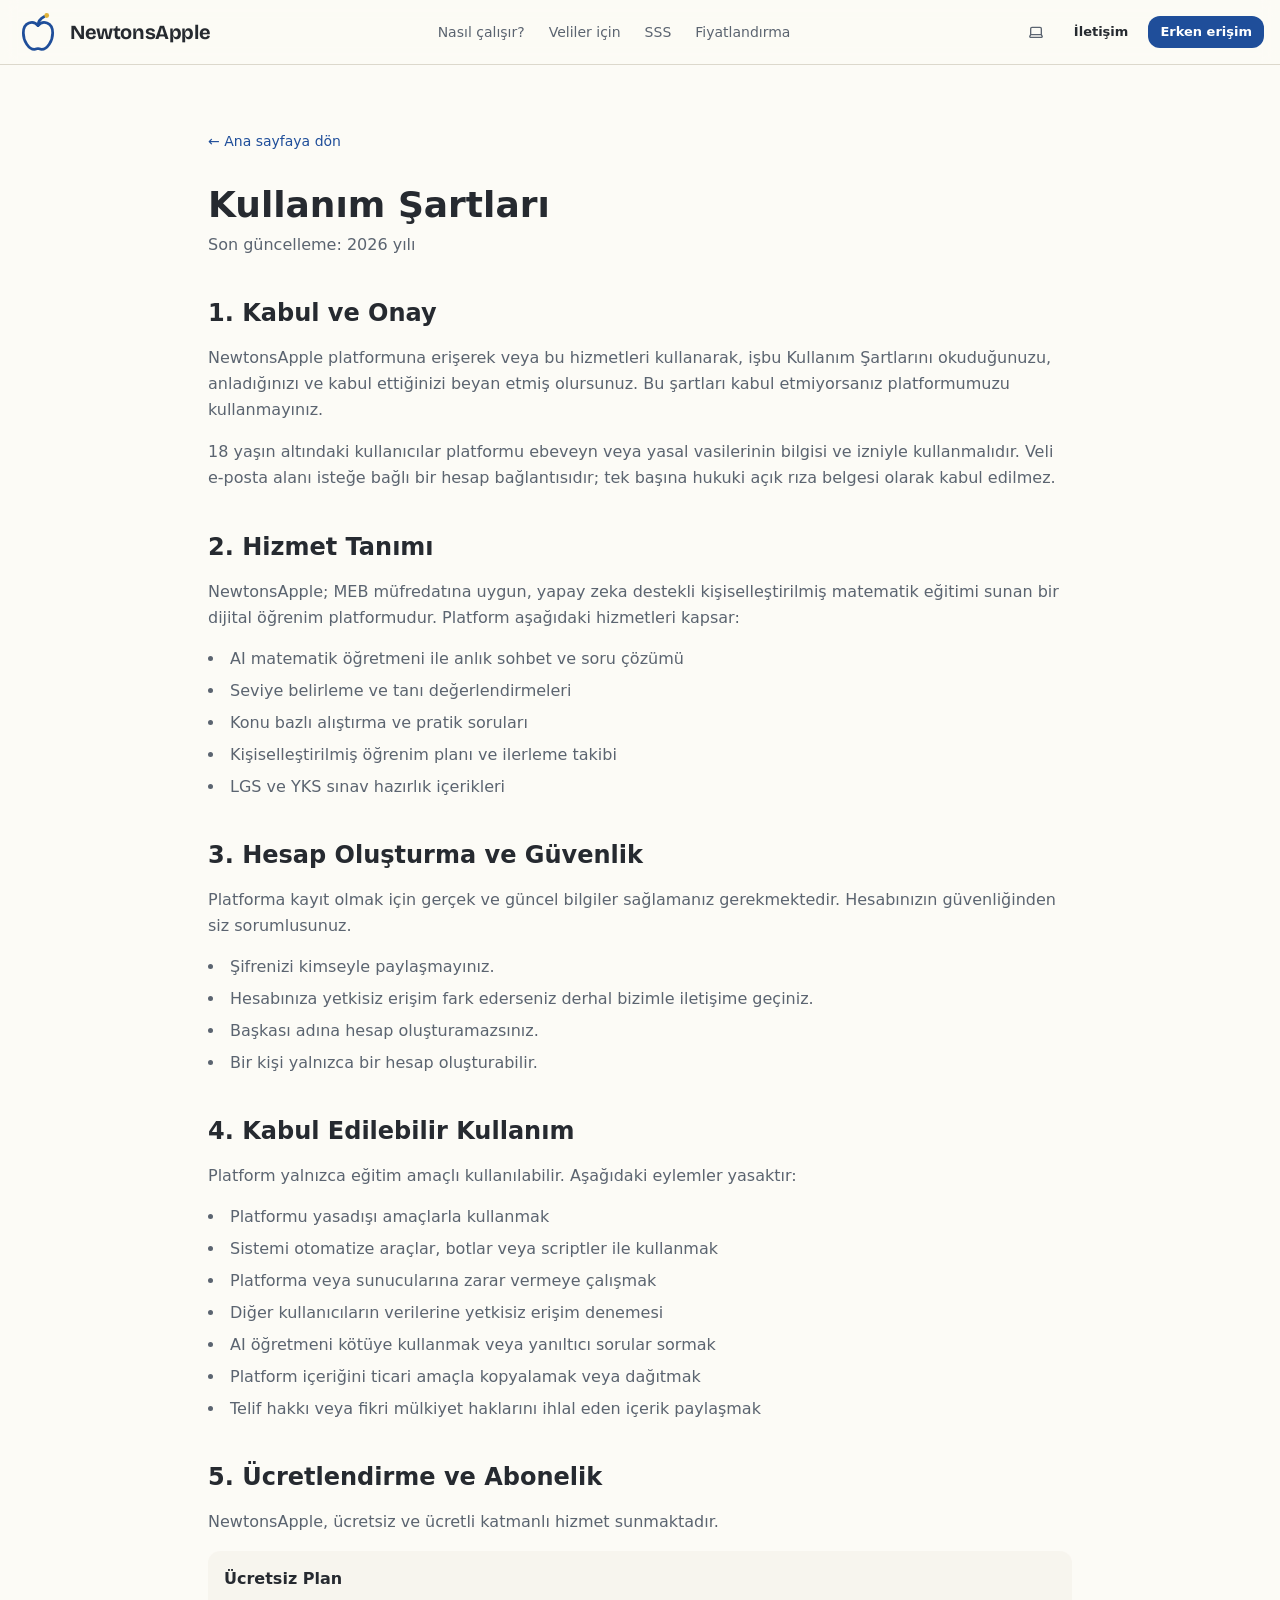
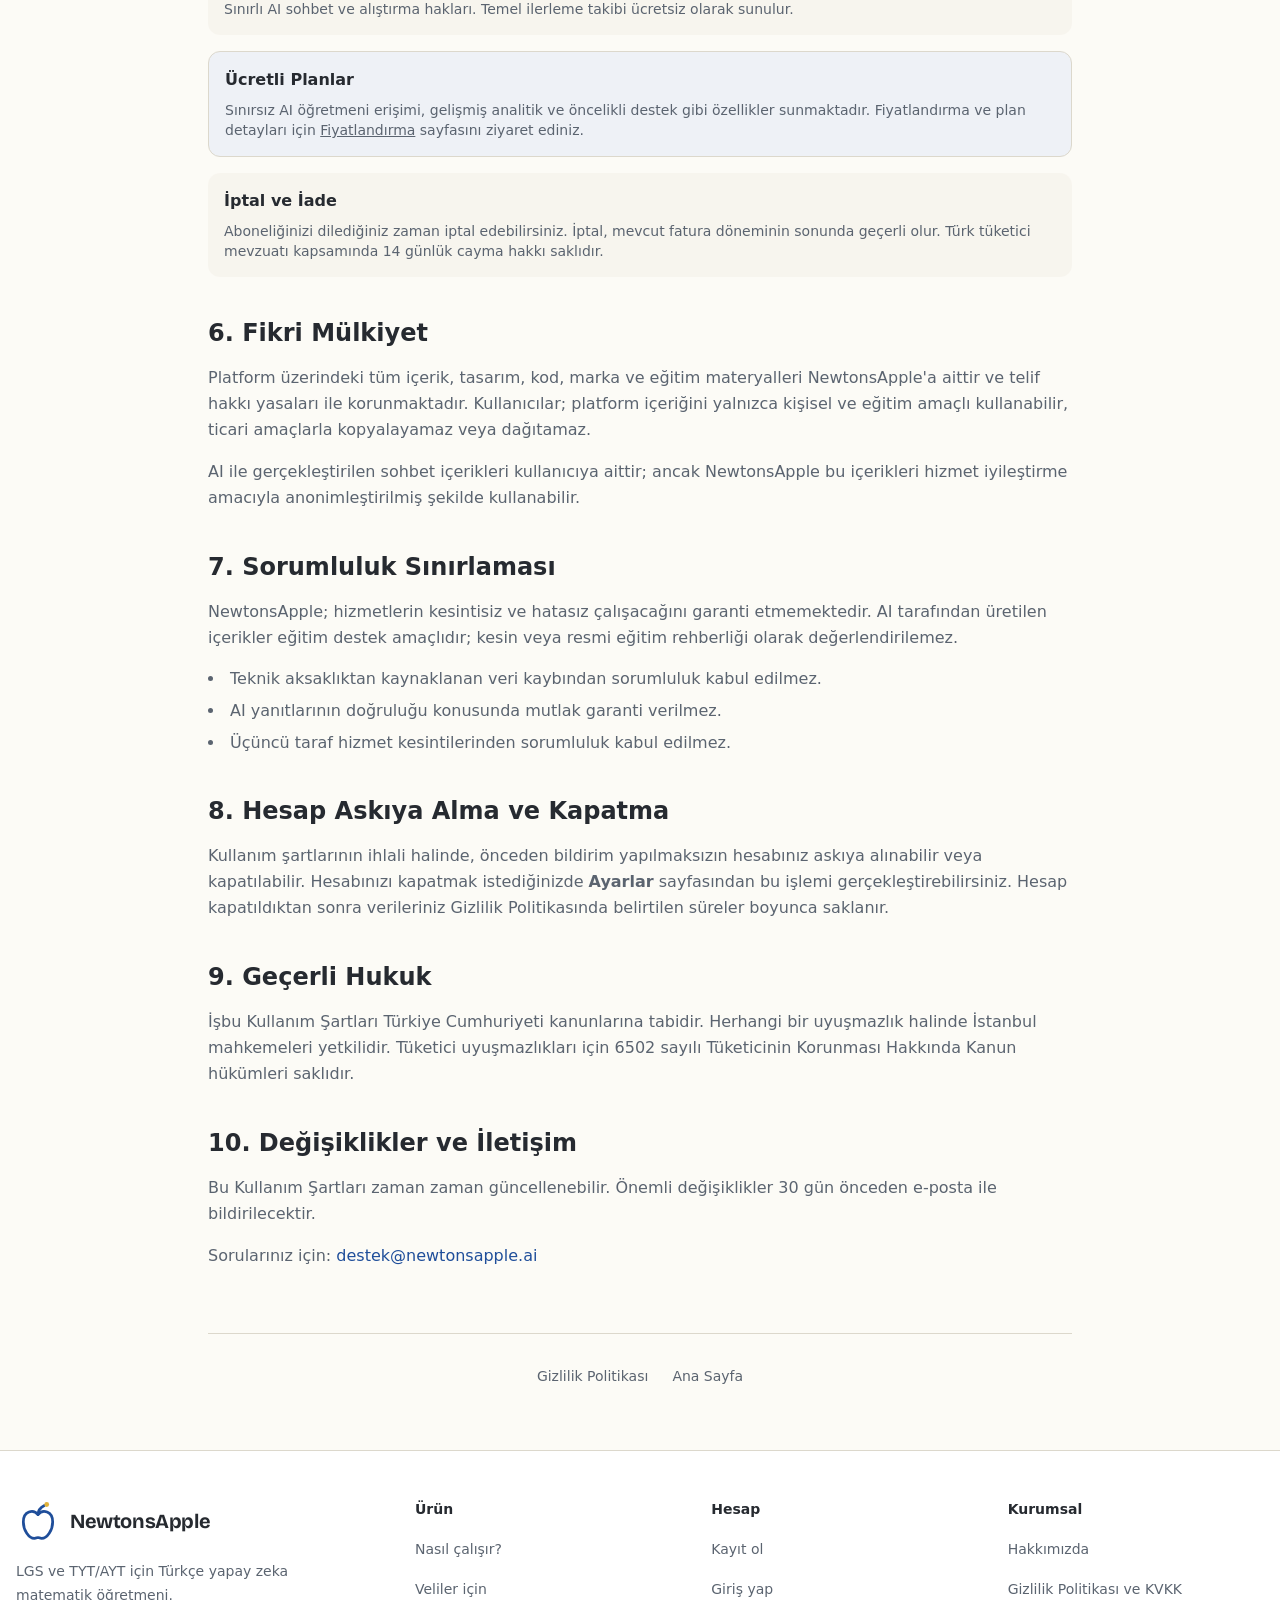
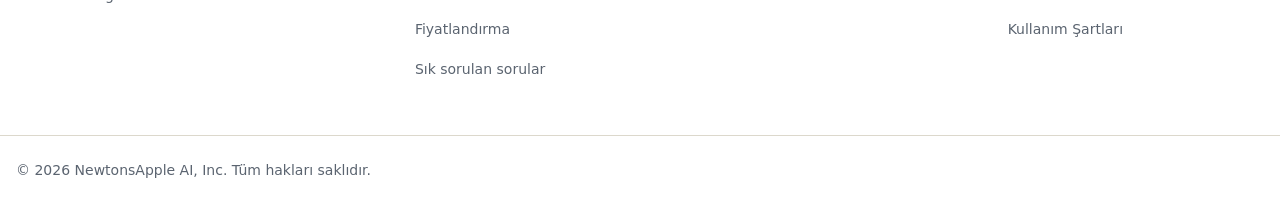
<file: terms/index.html>
<!DOCTYPE html><html lang="tr"><head><meta charSet="utf-8"/><meta name="viewport" content="width=device-width, initial-scale=1"/><link rel="preload" href="/_next/static/media/db22fddfbb78074e-s.p.ttf" as="font" crossorigin="" type="font/ttf"/><link rel="preload" as="image" href="/brand/newtonsapple-mark-48-light.svg"/><link rel="preload" as="image" href="/brand/newtonsapple-mark-48-dark.svg"/><link rel="stylesheet" href="/_next/static/css/81a812dd21aa880f.css" data-precedence="next"/><link rel="stylesheet" href="/_next/static/css/0d2b4f0b61526d96.css" data-precedence="next"/><link rel="preload" as="script" fetchPriority="low" href="/_next/static/chunks/webpack-08650a310063dec8.js"/><script src="/_next/static/chunks/87c73c54-6890e5aad4d9e16a.js" async=""></script><script src="/_next/static/chunks/3812-b7c3de27d8807720.js" async=""></script><script src="/_next/static/chunks/main-app-7e1e76ade3995802.js" async=""></script><script src="/_next/static/chunks/6888-ffbe6ac79718a079.js" async=""></script><script src="/_next/static/chunks/app/layout-b1857f8e7d0da89e.js" async=""></script><script src="/_next/static/chunks/3357-b3cbda04c069fb0e.js" async=""></script><script src="/_next/static/chunks/app/error-7eeb66b954029272.js" async=""></script><script src="/_next/static/chunks/5587-a8dc538170243aab.js" async=""></script><script src="/_next/static/chunks/7852-aa27ecd9e6927b11.js" async=""></script><script src="/_next/static/chunks/4640-d22d335fa0404708.js" async=""></script><script src="/_next/static/chunks/63-bbafee4bbda9a7f0.js" async=""></script><script src="/_next/static/chunks/8249-e69a7f897584a5b1.js" async=""></script><script src="/_next/static/chunks/6026-3a80daace09d479d.js" async=""></script><script src="/_next/static/chunks/2925-9ce377e41d64d8c5.js" async=""></script><script src="/_next/static/chunks/7967-e33d5d3a0ee5052d.js" async=""></script><script src="/_next/static/chunks/6973-62ff5f0abc1090b9.js" async=""></script><script src="/_next/static/chunks/app/(marketing)/layout-ed9250ee1fe4ce33.js" async=""></script><script src="/_next/static/chunks/app/(marketing)/terms/page-673cf3cbc150b9b3.js" async=""></script><script src="/_next/static/chunks/app/global-error-0acd3921c6f1fbcc.js" async=""></script><title>Kullanım Şartları | NewtonsApple</title><meta name="description" content="NewtonsApple Kullanım Şartları ve Koşulları"/><meta name="application-name" content="NewtonsApple"/><link rel="manifest" href="/site.webmanifest"/><meta name="robots" content="index, follow"/><link rel="canonical" href="https://newtonsapple.ai/terms"/><meta property="og:title" content="Kullanım Şartları | NewtonsApple"/><meta property="og:description" content="NewtonsApple Kullanım Şartları ve Koşulları"/><meta property="og:site_name" content="NewtonsApple"/><meta property="og:locale" content="tr_TR"/><meta property="og:image" content="https://newtonsapple.ai/opengraph-image-pwu6ef.png?ca1fd759e7485d25"/><meta property="og:image:type" content="image/png"/><meta property="og:image:width" content="1200"/><meta property="og:image:height" content="630"/><meta property="og:image:alt" content="NewtonsApple: Matematiği ezberleme, adım adım anla. LGS ve TYT/AYT için yapay zeka matematik öğretmeni."/><meta property="og:type" content="website"/><meta name="twitter:card" content="summary_large_image"/><meta name="twitter:title" content="Kullanım Şartları | NewtonsApple"/><meta name="twitter:description" content="NewtonsApple Kullanım Şartları ve Koşulları"/><meta name="twitter:image" content="https://newtonsapple.ai/opengraph-image-pwu6ef.png?ca1fd759e7485d25"/><meta name="twitter:image:alt" content="NewtonsApple: Matematiği ezberleme, adım adım anla. LGS ve TYT/AYT için yapay zeka matematik öğretmeni."/><meta name="twitter:image:type" content="image/png"/><meta name="twitter:image:width" content="1200"/><meta name="twitter:image:height" content="630"/><link rel="icon" href="/favicon.svg" type="image/svg+xml"/><link rel="icon" href="/favicon.ico" sizes="any"/><link rel="apple-touch-icon" href="/apple-touch-icon.png"/><meta name="next-size-adjust" content=""/><script src="/_next/static/chunks/polyfills-42372ed130431b0a.js" noModule=""></script></head><body class="__variable_44875e __variable_e599c3 antialiased"><div hidden=""><!--$--><!--/$--></div><script>((a,b,c,d,e,f,g,h)=>{let i=document.documentElement,j=["light","dark"];function k(b){var c;(Array.isArray(a)?a:[a]).forEach(a=>{let c="class"===a,d=c&&f?e.map(a=>f[a]||a):e;c?(i.classList.remove(...d),i.classList.add(f&&f[b]?f[b]:b)):i.setAttribute(a,b)}),c=b,h&&j.includes(c)&&(i.style.colorScheme=c)}if(d)k(d);else try{let a=localStorage.getItem(b)||c,d=g&&"system"===a?window.matchMedia("(prefers-color-scheme: dark)").matches?"dark":"light":a;k(d)}catch(a){}})("class","theme","system",null,["light","dark"],null,true,true)</script><a href="#icerik" class="sr-only focus:not-sr-only focus:fixed focus:left-4 focus:top-4 focus:z-[60] focus:rounded-md focus:bg-primary focus:px-4 focus:py-3 focus:text-primary-foreground">İçeriğe geç</a><header class="sticky top-0 z-50 w-full border-b bg-background/85 backdrop-blur supports-[backdrop-filter]:bg-background/70"><div class="container mx-auto px-4 flex h-16 items-center justify-between"><a aria-label="NewtonsApple ana sayfa" class="flex h-11 items-center xl:h-10" href="/"><span class="inline-flex shrink-0 items-center gap-2.5 h-11"><span class="relative block shrink-0 size-11" aria-hidden="true"><img alt="" decoding="async" data-nimg="fill" class="object-contain dark:hidden" style="position:absolute;height:100%;width:100%;left:0;top:0;right:0;bottom:0;color:transparent" src="/brand/newtonsapple-mark-48-light.svg"/><img alt="" aria-hidden="true" decoding="async" data-nimg="fill" class="hidden object-contain dark:block" style="position:absolute;height:100%;width:100%;left:0;top:0;right:0;bottom:0;color:transparent" src="/brand/newtonsapple-mark-48-dark.svg"/></span><span class="whitespace-nowrap font-display font-bold tracking-[-0.02em] text-ink text-xl">NewtonsApple</span></span></a><nav aria-label="Ana menü" class="hidden lg:flex items-center gap-6 text-sm font-medium"><a class="text-muted-foreground transition-colors hover:text-foreground" href="/#nasil-calisir">Nasıl çalışır?</a><a class="text-muted-foreground transition-colors hover:text-foreground" href="/#veliler">Veliler için</a><a class="text-muted-foreground transition-colors hover:text-foreground" href="/#sss">SSS</a><a class="text-muted-foreground transition-colors hover:text-foreground" href="/pricing">Fiyatlandırma</a></nav><div class="flex items-center gap-2"><button data-slot="dropdown-menu-trigger" data-variant="ghost" data-size="sm" class="inline-flex shrink-0 items-center justify-center whitespace-nowrap rounded-lg font-semibold transition-[color,background-color,border-color,box-shadow,opacity] motion-reduce:transition-none disabled:pointer-events-none disabled:opacity-50 [&amp;_svg]:pointer-events-none [&amp;_svg]:shrink-0 outline-none focus-visible:ring-2 focus-visible:ring-ring focus-visible:ring-offset-2 focus-visible:ring-offset-background aria-invalid:border-warn aria-invalid:ring-2 aria-invalid:ring-warn/30 hover:bg-core-soft h-11 min-w-11 px-3 text-[13px] has-[&gt;svg]:px-2.5 xl:h-8 xl:min-w-0 [&amp;_svg:not([class*=&#x27;size-&#x27;])]:size-4 gap-2 text-ink-2 hover:text-ink" aria-label="Tema seç" title="Tema seç" type="button" id="radix-_R_t9fdb_" aria-haspopup="menu" aria-expanded="false" data-state="closed"><svg xmlns="http://www.w3.org/2000/svg" width="24" height="24" viewBox="0 0 24 24" fill="none" stroke="currentColor" stroke-width="2" stroke-linecap="round" stroke-linejoin="round" class="lucide lucide-laptop size-4 opacity-0"><path d="M20 16V7a2 2 0 0 0-2-2H6a2 2 0 0 0-2 2v9m16 0H4m16 0 1.28 2.55a1 1 0 0 1-.9 1.45H3.62a1 1 0 0 1-.9-1.45L4 16"></path></svg><span class="hidden 2xl:inline">Tema</span></button><div class="hidden lg:flex items-center gap-2"><a data-slot="button" data-variant="ghost" data-size="sm" class="inline-flex shrink-0 items-center justify-center whitespace-nowrap rounded-lg font-semibold transition-[color,background-color,border-color,box-shadow,opacity] motion-reduce:transition-none disabled:pointer-events-none disabled:opacity-50 [&amp;_svg]:pointer-events-none [&amp;_svg]:shrink-0 outline-none focus-visible:ring-2 focus-visible:ring-ring focus-visible:ring-offset-2 focus-visible:ring-offset-background aria-invalid:border-warn aria-invalid:ring-2 aria-invalid:ring-warn/30 hover:bg-core-soft hover:text-ink h-11 min-w-11 gap-1.5 px-3 text-[13px] has-[&gt;svg]:px-2.5 xl:h-8 xl:min-w-0 [&amp;_svg:not([class*=&#x27;size-&#x27;])]:size-4 text-foreground" href="mailto:info@newtonsapple.ai?subject=NewtonsApple%20erken%20eri%C5%9Fim">İletişim</a><a data-slot="button" data-variant="default" data-size="sm" class="inline-flex shrink-0 items-center justify-center whitespace-nowrap rounded-lg font-semibold transition-[color,background-color,border-color,box-shadow,opacity] motion-reduce:transition-none disabled:pointer-events-none disabled:opacity-50 [&amp;_svg]:pointer-events-none [&amp;_svg]:shrink-0 outline-none focus-visible:ring-2 focus-visible:ring-ring focus-visible:ring-offset-2 focus-visible:ring-offset-background aria-invalid:border-warn aria-invalid:ring-2 aria-invalid:ring-warn/30 bg-core text-core-ink hover:bg-core/90 h-11 min-w-11 gap-1.5 px-3 text-[13px] has-[&gt;svg]:px-2.5 xl:h-8 xl:min-w-0 [&amp;_svg:not([class*=&#x27;size-&#x27;])]:size-4" href="mailto:info@newtonsapple.ai?subject=NewtonsApple%20erken%20eri%C5%9Fim">Erken erişim</a></div><button data-slot="sheet-trigger" data-variant="ghost" data-size="icon-sm" class="inline-flex shrink-0 items-center justify-center gap-2 whitespace-nowrap rounded-lg font-semibold transition-[color,background-color,border-color,box-shadow,opacity] motion-reduce:transition-none disabled:pointer-events-none disabled:opacity-50 [&amp;_svg]:pointer-events-none [&amp;_svg]:shrink-0 outline-none focus-visible:ring-2 focus-visible:ring-ring focus-visible:ring-offset-2 focus-visible:ring-offset-background aria-invalid:border-warn aria-invalid:ring-2 aria-invalid:ring-warn/30 hover:bg-core-soft hover:text-ink size-11 text-[13px] xl:size-8 [&amp;_svg:not([class*=&#x27;size-&#x27;])]:size-4 lg:hidden" aria-label="Menüyü aç" type="button" aria-haspopup="dialog" aria-expanded="false" aria-controls="radix-_R_1t9fdb_" data-state="closed"><svg xmlns="http://www.w3.org/2000/svg" width="24" height="24" viewBox="0 0 24 24" fill="none" stroke="currentColor" stroke-width="2" stroke-linecap="round" stroke-linejoin="round" class="lucide lucide-menu h-5 w-5"><line x1="4" x2="20" y1="12" y2="12"></line><line x1="4" x2="20" y1="6" y2="6"></line><line x1="4" x2="20" y1="18" y2="18"></line></svg></button></div></div></header><div id="icerik" tabindex="-1" class="outline-none"><main class="min-h-screen bg-background text-foreground"><div class="container mx-auto px-4 py-16 max-w-4xl"><div class="mb-8"><a class="text-primary hover:underline text-sm" href="/">← Ana sayfaya dön</a></div><h1 class="text-4xl font-bold text-foreground mb-2">Kullanım Şartları</h1><p class="text-muted-foreground mb-10">Son güncelleme: <!-- -->2026<!-- --> yılı</p><div class="max-w-none space-y-10"><section><h2 class="text-2xl font-semibold text-foreground mb-4">1. Kabul ve Onay</h2><p class="text-muted-foreground leading-relaxed">NewtonsApple platformuna erişerek veya bu hizmetleri kullanarak, işbu Kullanım Şartlarını okuduğunuzu, anladığınızı ve kabul ettiğinizi beyan etmiş olursunuz. Bu şartları kabul etmiyorsanız platformumuzu kullanmayınız.</p><p class="text-muted-foreground leading-relaxed mt-4">18 yaşın altındaki kullanıcılar platformu ebeveyn veya yasal vasilerinin bilgisi ve izniyle kullanmalıdır. Veli e-posta alanı isteğe bağlı bir hesap bağlantısıdır; tek başına hukuki açık rıza belgesi olarak kabul edilmez.</p></section><section><h2 class="text-2xl font-semibold text-foreground mb-4">2. Hizmet Tanımı</h2><p class="text-muted-foreground leading-relaxed mb-4">NewtonsApple; MEB müfredatına uygun, yapay zeka destekli kişiselleştirilmiş matematik eğitimi sunan bir dijital öğrenim platformudur. Platform aşağıdaki hizmetleri kapsar:</p><ul class="list-disc list-inside text-muted-foreground space-y-2"><li>AI matematik öğretmeni ile anlık sohbet ve soru çözümü</li><li>Seviye belirleme ve tanı değerlendirmeleri</li><li>Konu bazlı alıştırma ve pratik soruları</li><li>Kişiselleştirilmiş öğrenim planı ve ilerleme takibi</li><li>LGS ve YKS sınav hazırlık içerikleri</li></ul></section><section><h2 class="text-2xl font-semibold text-foreground mb-4">3. Hesap Oluşturma ve Güvenlik</h2><p class="text-muted-foreground leading-relaxed mb-4">Platforma kayıt olmak için gerçek ve güncel bilgiler sağlamanız gerekmektedir. Hesabınızın güvenliğinden siz sorumlusunuz.</p><ul class="list-disc list-inside text-muted-foreground space-y-2"><li>Şifrenizi kimseyle paylaşmayınız.</li><li>Hesabınıza yetkisiz erişim fark ederseniz derhal bizimle iletişime geçiniz.</li><li>Başkası adına hesap oluşturamazsınız.</li><li>Bir kişi yalnızca bir hesap oluşturabilir.</li></ul></section><section><h2 class="text-2xl font-semibold text-foreground mb-4">4. Kabul Edilebilir Kullanım</h2><p class="text-muted-foreground leading-relaxed mb-4">Platform yalnızca eğitim amaçlı kullanılabilir. Aşağıdaki eylemler yasaktır:</p><ul class="list-disc list-inside text-muted-foreground space-y-2"><li>Platformu yasadışı amaçlarla kullanmak</li><li>Sistemi otomatize araçlar, botlar veya scriptler ile kullanmak</li><li>Platforma veya sunucularına zarar vermeye çalışmak</li><li>Diğer kullanıcıların verilerine yetkisiz erişim denemesi</li><li>AI öğretmeni kötüye kullanmak veya yanıltıcı sorular sormak</li><li>Platform içeriğini ticari amaçla kopyalamak veya dağıtmak</li><li>Telif hakkı veya fikri mülkiyet haklarını ihlal eden içerik paylaşmak</li></ul></section><section><h2 class="text-2xl font-semibold text-foreground mb-4">5. Ücretlendirme ve Abonelik</h2><p class="text-muted-foreground leading-relaxed mb-4">NewtonsApple, ücretsiz ve ücretli katmanlı hizmet sunmaktadır.</p><div class="space-y-4"><div class="bg-muted/50 rounded-lg p-4"><h3 class="font-semibold text-foreground mb-2">Ücretsiz Plan</h3><p class="text-muted-foreground text-sm">Sınırlı AI sohbet ve alıştırma hakları. Temel ilerleme takibi ücretsiz olarak sunulur.</p></div><div class="bg-accent/60 rounded-lg p-4 border border-border"><h3 class="font-semibold text-accent-foreground mb-2">Ücretli Planlar</h3><p class="text-muted-foreground text-sm">Sınırsız AI öğretmeni erişimi, gelişmiş analitik ve öncelikli destek gibi özellikler sunmaktadır. Fiyatlandırma ve plan detayları için<!-- --> <a class="underline" href="/pricing">Fiyatlandırma</a> <!-- -->sayfasını ziyaret ediniz.</p></div><div class="bg-muted/50 rounded-lg p-4"><h3 class="font-semibold text-foreground mb-2">İptal ve İade</h3><p class="text-muted-foreground text-sm">Aboneliğinizi dilediğiniz zaman iptal edebilirsiniz. İptal, mevcut fatura döneminin sonunda geçerli olur. Türk tüketici mevzuatı kapsamında 14 günlük cayma hakkı saklıdır.</p></div></div></section><section><h2 class="text-2xl font-semibold text-foreground mb-4">6. Fikri Mülkiyet</h2><p class="text-muted-foreground leading-relaxed">Platform üzerindeki tüm içerik, tasarım, kod, marka ve eğitim materyalleri NewtonsApple&#x27;a aittir ve telif hakkı yasaları ile korunmaktadır. Kullanıcılar; platform içeriğini yalnızca kişisel ve eğitim amaçlı kullanabilir, ticari amaçlarla kopyalayamaz veya dağıtamaz.</p><p class="text-muted-foreground leading-relaxed mt-4">AI ile gerçekleştirilen sohbet içerikleri kullanıcıya aittir; ancak NewtonsApple bu içerikleri hizmet iyileştirme amacıyla anonimleştirilmiş şekilde kullanabilir.</p></section><section><h2 class="text-2xl font-semibold text-foreground mb-4">7. Sorumluluk Sınırlaması</h2><p class="text-muted-foreground leading-relaxed mb-4">NewtonsApple; hizmetlerin kesintisiz ve hatasız çalışacağını garanti etmemektedir. AI tarafından üretilen içerikler eğitim destek amaçlıdır; kesin veya resmi eğitim rehberliği olarak değerlendirilemez.</p><ul class="list-disc list-inside text-muted-foreground space-y-2"><li>Teknik aksaklıktan kaynaklanan veri kaybından sorumluluk kabul edilmez.</li><li>AI yanıtlarının doğruluğu konusunda mutlak garanti verilmez.</li><li>Üçüncü taraf hizmet kesintilerinden sorumluluk kabul edilmez.</li></ul></section><section><h2 class="text-2xl font-semibold text-foreground mb-4">8. Hesap Askıya Alma ve Kapatma</h2><p class="text-muted-foreground leading-relaxed">Kullanım şartlarının ihlali halinde, önceden bildirim yapılmaksızın hesabınız askıya alınabilir veya kapatılabilir. Hesabınızı kapatmak istediğinizde <strong>Ayarlar</strong> <!-- -->sayfasından bu işlemi gerçekleştirebilirsiniz. Hesap kapatıldıktan sonra verileriniz Gizlilik Politikasında belirtilen süreler boyunca saklanır.</p></section><section><h2 class="text-2xl font-semibold text-foreground mb-4">9. Geçerli Hukuk</h2><p class="text-muted-foreground leading-relaxed">İşbu Kullanım Şartları Türkiye Cumhuriyeti kanunlarına tabidir. Herhangi bir uyuşmazlık halinde İstanbul mahkemeleri yetkilidir. Tüketici uyuşmazlıkları için 6502 sayılı Tüketicinin Korunması Hakkında Kanun hükümleri saklıdır.</p></section><section><h2 class="text-2xl font-semibold text-foreground mb-4">10. Değişiklikler ve İletişim</h2><p class="text-muted-foreground leading-relaxed mb-4">Bu Kullanım Şartları zaman zaman güncellenebilir. Önemli değişiklikler 30 gün önceden e-posta ile bildirilecektir.</p><p class="text-muted-foreground leading-relaxed">Sorularınız için:<!-- --> <a href="mailto:destek@newtonsapple.ai" class="text-primary hover:underline">destek@newtonsapple.ai</a></p></section></div><div class="mt-16 pt-8 border-t text-center space-x-6 text-sm text-muted-foreground"><a class="hover:text-primary" href="/privacy-policy">Gizlilik Politikası</a><a class="hover:text-primary" href="/">Ana Sayfa</a></div></div></main><!--$--><!--/$--></div><footer class="border-t bg-card text-card-foreground"><div class="container mx-auto grid gap-10 px-4 py-12 md:grid-cols-[1.4fr_repeat(3,1fr)]"><div class="space-y-4"><a aria-label="NewtonsApple ana sayfa" class="inline-flex h-11 items-center" href="/"><span class="inline-flex shrink-0 items-center gap-2.5 h-11"><span class="relative block shrink-0 size-11" aria-hidden="true"><img alt="" loading="lazy" decoding="async" data-nimg="fill" class="object-contain dark:hidden" style="position:absolute;height:100%;width:100%;left:0;top:0;right:0;bottom:0;color:transparent" src="/brand/newtonsapple-mark-48-light.svg"/><img alt="" aria-hidden="true" loading="lazy" decoding="async" data-nimg="fill" class="hidden object-contain dark:block" style="position:absolute;height:100%;width:100%;left:0;top:0;right:0;bottom:0;color:transparent" src="/brand/newtonsapple-mark-48-dark.svg"/></span><span class="whitespace-nowrap font-display font-bold tracking-[-0.02em] text-ink text-xl">NewtonsApple</span></span></a><p class="max-w-xs text-sm leading-6 text-muted-foreground">LGS ve TYT/AYT için Türkçe yapay zeka matematik öğretmeni.</p></div><nav aria-label="Ürün"><h2 class="text-sm font-semibold text-foreground">Ürün</h2><ul class="mt-3 space-y-1"><li><a class="flex min-h-11 items-center text-sm text-muted-foreground transition-colors hover:text-foreground xl:min-h-9" href="/#nasil-calisir">Nasıl çalışır?</a></li><li><a class="flex min-h-11 items-center text-sm text-muted-foreground transition-colors hover:text-foreground xl:min-h-9" href="/#veliler">Veliler için</a></li><li><a class="flex min-h-11 items-center text-sm text-muted-foreground transition-colors hover:text-foreground xl:min-h-9" href="/pricing">Fiyatlandırma</a></li><li><a class="flex min-h-11 items-center text-sm text-muted-foreground transition-colors hover:text-foreground xl:min-h-9" href="/#sss">Sık sorulan sorular</a></li></ul></nav><nav aria-label="Hesap"><h2 class="text-sm font-semibold text-foreground">Hesap</h2><ul class="mt-3 space-y-1"><li><a class="flex min-h-11 items-center text-sm text-muted-foreground transition-colors hover:text-foreground xl:min-h-9" href="mailto:info@newtonsapple.ai?subject=NewtonsApple%20erken%20eri%C5%9Fim">Kayıt ol</a></li><li><a class="flex min-h-11 items-center text-sm text-muted-foreground transition-colors hover:text-foreground xl:min-h-9" href="mailto:info@newtonsapple.ai?subject=NewtonsApple%20erken%20eri%C5%9Fim">Giriş yap</a></li></ul></nav><nav aria-label="Kurumsal"><h2 class="text-sm font-semibold text-foreground">Kurumsal</h2><ul class="mt-3 space-y-1"><li><a class="flex min-h-11 items-center text-sm text-muted-foreground transition-colors hover:text-foreground xl:min-h-9" href="/about">Hakkımızda</a></li><li><a class="flex min-h-11 items-center text-sm text-muted-foreground transition-colors hover:text-foreground xl:min-h-9" href="/privacy-policy">Gizlilik Politikası ve KVKK</a></li><li><a class="flex min-h-11 items-center text-sm text-muted-foreground transition-colors hover:text-foreground xl:min-h-9" href="/terms">Kullanım Şartları</a></li></ul></nav></div><div class="border-t"><p class="container mx-auto px-4 py-6 text-sm text-muted-foreground">© <!-- -->2026<!-- --> NewtonsApple AI, Inc. Tüm hakları saklıdır.</p></div></footer><section aria-label="Notifications alt+T" tabindex="-1" aria-live="polite" aria-relevant="additions text" aria-atomic="false"></section><script src="/_next/static/chunks/webpack-08650a310063dec8.js" id="_R_" async=""></script><script>(self.__next_f=self.__next_f||[]).push([0])</script><script>self.__next_f.push([1,"1:\"$Sreact.fragment\"\n2:\"static/chunks/6888-ffbe6ac79718a079.js\"\n3:\"static/chunks/app/layout-b1857f8e7d0da89e.js\"\n4:I[61594,[\"6888\",\"$2\",\"7177\",\"$3\"],\"Providers\"]\n5:I[99630,[],\"\"]\n6:\"static/chunks/3357-b3cbda04c069fb0e.js\"\n7:\"static/chunks/app/error-7eeb66b954029272.js\"\n8:I[46009,[\"3357\",\"$6\",\"8039\",\"$7\"],\"default\"]\n9:I[1380,[],\"\"]\na:I[66888,[\"6888\",\"$2\",\"7177\",\"$3\"],\"Toaster\"]\nc:\"static/chunks/5587-a8dc538170243aab.js\"\nd:\"static/chunks/7852-aa27ecd9e6927b11.js\"\ne:\"static/chunks/4640-d22d335fa0404708.js\"\nf:\"static/chunks/63-bbafee4bbda9a7f0.js\"\n10:\"static/chunks/8249-e69a7f897584a5b1.js\"\n11:\"static/chunks/6026-3a80daace09d479d.js\"\n12:\"static/chunks/2925-9ce377e41d64d8c5.js\"\n13:\"static/chunks/7967-e33d5d3a0ee5052d.js\"\n14:\"static/chunks/6973-62ff5f0abc1090b9.js\"\n15:\"static/chunks/app/(marketing)/layout-ed9250ee1fe4ce33.js\"\n16:I[70888,[\"3357\",\"$6\",\"5587\",\"$c\",\"7852\",\"$d\",\"4640\",\"$e\",\"63\",\"$f\",\"8249\",\"$10\",\"6026\",\"$11\",\"2925\",\"$12\",\"7967\",\"$13\",\"6973\",\"$14\",\"9181\",\"$15\"],\"MarketingNav\"]\n17:\"static/chunks/app/(marketing)/terms/page-673cf3cbc150b9b3.js\"\n18:I[65587,[\"5587\",\"$c\",\"5246\",\"$17\"],\"\"]\n19:I[35604,[\"3357\",\"$6\",\"5587\",\"$c\",\"7852\",\"$d\",\"4640\",\"$e\",\"63\",\"$f\",\"8249\",\"$10\",\"6026\",\"$11\",\"2925\",\"$12\",\"7967\",\"$13\",\"6973\",\"$14\",\"9181\",\"$15\"],\"Image\"]\n23:\"ViewportBoundary\"\n24:I[30887,[],\"$23\"]\n26:\"MetadataBoundary\"\n27:I[30887,[],\"$26\"]\n28:\"$Sreact.suspense\"\n2a:\"static/chunks/app/global-error-0acd3921c6f1fbcc.js\"\n2b:I[25325,[\"4219\",\"$2a\"],\"default\"]\n:HL[\"/_next/static/media/db22fddfbb78074e-s.p.ttf\",\"font\",{\"crossOrigin\":\"\",\"type\":\"font/ttf\"}]\n:HL[\"/_next/static/css/81a812dd21aa880f.css\",\"style\"]\n:HL[\"/_next/static/css/0d2b4f0b61526d96.css\",\"style\"]\n20:X\n21:[[\"children\",{\"s\":\"__PAGE__\",\"h\":512,\"d\":{\"r\":\"$L22\",\"p\":false,\"v\":null}}]]\n1e:[[\"children\",{\"s\":\"terms\",\"h\":512,\"d\":{\"r\":\"$L1f\",\"p\":false,\"v\":\"$20\"},\"c\":\"$Q21\"}]]\nb:[[\"children\",{\"s\":\"(marketing)\",\"h\":512,\"d\":{\"r\":[\"$\",\"$1\",\"c\",{\"children\":[null,[[\"$\",\"a\",null,{\"href\":\"#icerik\",\"className\":\"sr-only focus:not-sr-only focus:fixed focus:left-4 focus:top-4 focus:z-[60] focus:rounded-md focus:bg-primary focus:px-4 focus:py-3 focus:text-primary-foreground\",\"children\":\"İçeriğe geç\"}],[\"$\",\"$L16\",null,{}],[\"$\",\"div\",null,{\"id\":\"icerik\",\"tabIndex\":-1,\"className\":\"outline-none\",\"children\":[\"$\",\"$L5\",null,{\"parallelRouterKey\":\"children\",\"error\":\"$undefined\",\"errorStyles\":\"$undefined\",\"errorScripts\":\"$undefined\",\"template\":[\"$\",\"$L9\",null,{}],\"templateStyles\":\"$undefined\",\"templateScripts\":\"$undefined\",\"notFound\":[[[\"$\",\"title\",null,{\"children\":\"404: This page could not be found.\"}],[\"$\",\"div\",null,{\"style\":\"$0:t:t:d:r:props:children:1:props:children:props:children:props:children:0:props:notFound:0:1:props:style\",\"children\":[\"$\",\"div\",null,{\"children\":[[\"$\",\"style\",null,{\"dangerouslySetInnerHTML\":{\"__html\":\"body{color:#000;background:#fff;margin:0}.next-error-h1{border-right:1px solid rgba(0,0,0,.3)}@media (prefers-color-scheme:dark){body{color:#fff;background:#000}.next-error-h1{border-right:1px solid rgba(255,255,255,.3)}}\"}}],[\"$\",\"h1\",null,{\"className\":\"next-error-h1\",\"style\":\"$0:t:t:d:r:props:children:1:props:children:props:children:props:children:0:props:notFound:0:1:props:children:props:children:1:props:style\",\"children\":404}],[\"$\",\"div\",null,{\"style\":\"$0:t:t:d:r:props:children:1:props:children:props:children:props:children:0:props:notFound:0:1:props:children:props:children:2:props:style\",\"children\":[\"$\",\"h2\",null,{\"style\":\"$0:t:t:d:r:props:children:1:props:children:props:children:props:children:0:props:notFound:0:1:props:children:props:children:2:props:children:props:style\",\"children\":\"This page could not be found.\"}]}]]}]}]],[]],\"forbidden\":\"$undefined\",\"unauthorized\":\"$undefined\"}]}],[\"$\",\"footer\",null,{\"className\":\"border-t bg-card text-card-foreground\",\"children\":[[\"$\",\"div\",null,{\"className\":\"container mx-auto grid gap-10 px-4 py-12 md:grid-cols-[1.4fr_repeat(3,1fr)]\",\"children\":[[\"$\",\"div\",null,{\"className\":\"space-y-4\",\"children\":[[\"$\",\"$L18\",null,{\"href\":\"/\",\"aria-label\":\"NewtonsApple ana sayfa\",\"className\":\"inline-flex h-11 items-center\",\"children\":[\"$\",\"span\",null,{\"className\":\"inline-flex shrink-0 items-center gap-2.5 h-11\",\"children\":[[\"$\",\"span\",null,{\"className\":\"relative block shrink-0 size-11\",\"aria-hidden\":true,\"children\":[[\"$\",\"$L19\",null,{\"src\":\"/brand/newtonsapple-mark-48-light.svg\",\"alt\":\"\",\"fill\":true,\"priority\":false,\"sizes\":\"48px\",\"className\":\"object-contain dark:hidden\"}],[\"$\",\"$L19\",null,{\"src\":\"/brand/newtonsapple-mark-48-dark.svg\",\"alt\":\"\",\"fill\":true,\"priority\":false,\"sizes\":\"48px\",\"className\":\"hidden object-contain dark:block\",\"aria-hidden\":\"true\"}]]}],[\"$\",\"span\",null,{\"className\":\"whitespace-nowrap font-display font-bold tracking-[-0.02em] text-ink text-xl\",\"children\":\"NewtonsApple\"}]]}]}],[\"$\",\"p\",null,{\"className\":\"max-w-xs text-sm leading-6 text-muted-foreground\",\"children\":\"LGS ve TYT/AYT için Türkçe yapay zeka matematik öğretmeni.\"}]]}],[\"$L1a\",\"$L1b\",\"$L1c\"]]}],\"$L1d\"]}]]]}],\"p\":false,\"v\":null},\"c\":\"$Q1e\"}]]\n0:{\"P\":null,\"c\":[\"\",\"terms\"],\"q\":\"\",\"i\":false,\"t\":{\"t\":{\"s\":\"\",\"h\":528,\"d\":{\"r\":[\"$\",\"$1\",\"c\",{\"children\":[[[\"$\",\"link\",\"0\",{\"rel\":\"stylesheet\",\"href\":\"/_next/static/css/81a812dd21aa880f.css\",\"precedence\":\"next\",\"crossOrigin\":\"$undefined\",\"nonce\":\"$undefined\"}],[\"$\",\"link\",\"1\",{\"rel\":\"stylesheet\",\"href\":\"/_next/static/css/0d2b4f0b61526d96.css\",\"precedence\":\"next\",\"crossOrigin\":\"$undefined\",\"nonce\":\"$undefined\"}]],[\"$\",\"html\",null,{\"lang\":\"tr\",\"suppressHydrationWarning\":true,\"children\":[\"$\",\"body\",null,{\"className\":\"__variable_44875e __variable_e599c3 antialiased\",\"children\":[\"$\",\"$L4\",null,{\"children\":[[\"$\",\"$L5\",null,{\"parallelRouterKey\":\"children\",\"error\":\"$8\",\"errorStyles\":[],\"errorScripts\":null,\"template\":[\"$\",\"$L9\",null,{}],\"templateStyles\":\"$undefined\",\"templateScripts\":\"$undefined\",\"notFound\":[[[\"$\",\"title\",null,{\"children\":\"404: This page could not be found.\"}],[\"$\",\"div\",null,{\"style\":{\"fontFamily\":\"system-ui,\\\"Segoe UI\\\",Roboto,Helvetica,Arial,sans-serif,\\\"Apple Color Emoji\\\",\\\"Segoe UI Emoji\\\"\",\"height\":\"100vh\",\"textAlign\":\"center\",\"display\":\"flex\",\"flexDirection\":\"column\",\"alignItems\":\"center\",\"justifyContent\":\"center\"},\"children\":[\"$\",\"div\",null,{\"children\":[[\"$\",\"style\",null,{\"dangerouslySetInnerHTML\":{\"__html\":\"body{color:#000;background:#fff;margin:0}.next-error-h1{border-right:1px solid rgba(0,0,0,.3)}@media (prefers-color-scheme:dark){body{color:#fff;background:#000}.next-error-h1{border-right:1px solid rgba(255,255,255,.3)}}\"}}],[\"$\",\"h1\",null,{\"className\":\"next-error-h1\",\"style\":{\"display\":\"inline-block\",\"margin\":\"0 20px 0 0\",\"padding\":\"0 23px 0 0\",\"fontSize\":24,\"fontWeight\":500,\"verticalAlign\":\"top\",\"lineHeight\":\"49px\"},\"children\":404}],[\"$\",\"div\",null,{\"style\":{\"display\":\"inline-block\"},\"children\":[\"$\",\"h2\",null,{\"style\":{\"fontSize\":14,\"fontWeight\":400,\"lineHeight\":\"49px\",\"margin\":0},\"children\":\"This page could not be found.\"}]}]]}]}]],[]],\"forbidden\":\"$undefined\",\"unauthorized\":\"$undefined\"}],[\"$\",\"$La\",null,{\"position\":\"top-right\",\"style\":{\"--normal-bg\":\"var(--board)\",\"--normal-text\":\"var(--chalk)\",\"--normal-border\":\"var(--board-2)\",\"--border-radius\":\"12px\"},\"toastOptions\":{\"duration\":4000,\"className\":\"font-sans min-h-11\"}}]]}]}]}]]}],\"p\":false,\"v\":null},\"c\":\"$Qb\"},\"h\":{\"r\":[\"$\",\"$1\",\"h\",{\"children\":[null,[\"$\",\"$L24\",null,{\"children\":\"$L25\"}],[\"$\",\"$L27\",null,{\"children\":[[\"$\",\"div\",null,{\"hidden\":true,\"children\":[\"$\",\"$28\",null,{\"name\":\"Next.Metadata\",\"children\":\"$L29\"}]}],null]}],[\"$\",\"meta\",null,{\"name\":\"next-size-adjust\",\"content\":\"\"}]]}],\"p\":false,\"v\":null}},\"m\":\"$undefined\",\"G\":[\"$2b\",[]],\"S\":true,\"r\":\"$undefined\",\"s\":\"$undefined\",\"a\":\"$undefined\",\"l\":\"$undefined\",\"p\":\"$undefined\",\"d\":\"$undefined\",\"b\":\"50Mr9Ul1-m268OTFO9JfO\"}\n1a:[\"$\",\"nav\",\"Ürün\",{\"aria-label\":\"Ürün\",\"children\":[[\"$\",\"h2\",null,{\"className\":\"text-sm font-semibold text-foreground\",\"children\":\"Ürün\"}],[\"$\",\"ul\",null,{\"className\":\"mt-3 space-y-1\",\"children\":[[\"$\",\"li\",\"Nasıl çalışır?\",{\"children\":[\"$\",\"$L18\",null,{\"href\":\"/#nasil-calisir\",\"className\":\"flex min-h-11 items-center text-sm text-muted-foreground transition-colors hover:text-foreground xl:min-h-9\",\"children\":\"Nasıl çalışır?\"}]}],[\"$\",\"li\",\"Veliler için\",{\"children\":[\"$\",\"$L18\",null,{\"href\":\"/#veliler\",\"className\":\"flex min-h-11 items-center text-sm text-muted-foreground transition-colors hover:text-foreground xl:min-h-9\",\"children\":\"Veliler için\"}]}],[\"$\",\"li\",\"Fiyatlandırma\",{\"children\":[\"$\",\"$L18\",null,{\"href\":\"/pricing\",\"className\":\"flex min-h-11 items-center text-sm text-muted-foreground transition-colors hover:text-foreground xl:min-h-9\",\"children\":\"Fiyatlandırma\"}]}],[\"$\",\"li\",\"Sık sorulan sorular\",{\"children\":[\"$\",\"$L18\",null,{\"href\":\"/#sss\",\"className\":\"flex min-h-11 items-center text-sm text-muted-foreground transition-colors hover:text-foreground xl:min-h-9\",\"children\":\"Sık sorulan sorular\"}]}]]}]]}]\n1b:[\"$\",\"nav\",\"Hesap\",{\"aria-label\":\"Hesap\",\"children\":[[\"$\",\"h2\",null,{\"className\":\"text-sm font-semibold text-foreground\",\"children\":\"Hesap\"}],[\"$\",\"ul\",null,{\"className\":\"mt-3 space-y-1\",\"children\":[[\"$\",\"li\",\"Kayıt ol\",{\"children\":[\"$\",\"$L18\",null,{\"href\":\"mailto:info@newtonsapple.ai?subject=NewtonsApple%20erken%20eri%C5%9Fim\",\"className\":\"flex min-h-11 items-center text-sm text-muted-foreground transition-colors hover:text-foreground xl:min-h-9\",\"children\":\"Kayıt ol\"}]}],[\"$\",\"li\",\"Giriş yap\",{\"children\":[\"$\",\"$L18\",null,{\"href\":\"mailto:info@newtonsapple.ai?subject=NewtonsApple%20erken%20eri%C5%9Fim\",\"className\":\"flex min-h-11 items-center text-sm text-muted-foreground transition-colors hover:text-foreground xl:min-h-9\",\"children\":\"Giriş yap\"}]}]]}]]}]\n1c:[\"$\",\"nav\",\"Kurumsal\",{\"aria-label\":\"Kurumsal\",\"children\":[[\"$\",\"h2\",null,{\"className\":\"text-sm font-semibold text-foreground\",\"children\":\"Kurumsal\"}],[\"$\",\"ul\",null,{\"className\":\"mt-3 space-y-1\",\"children\":[[\"$\",\"li\",\"Hakkımızda\",{\"children\":[\"$\",\"$L18\",null,{\"href\":\"/about\",\"className\":\"flex min-h-11 items-center text-sm text-muted-foreground transition-colors hover:text-foreground xl:min-h-9\",\"children\":\"Hakkımızda\"}]}],[\"$\",\"li\",\"Gizlilik Politikası ve KVKK\",{\"children\":[\"$\",\"$L18\",null,{\"href\":\"/privacy-policy\",\"className\":\"flex min-h-11 items-center text-sm text-muted-foreground transition-colors hover:text-foreground xl:min-h-9\",\"children\":\"Gizlilik Politikası ve KVKK\"}]}],[\"$\",\"li\",\"Kullanım Şartları\",{\"children\":[\"$\",\"$L18\",null,{\"href\":\"/terms\",\"className\":\"flex min-h-11 items-center text-sm text-muted-foreground transition-colors hover:text-foreground xl:min-h-9\",\"children\":\"Kullanım Şartları\"}]}]]}]]}]\n1d:[\"$\",\"div\",null,{\"className\":\"border-t\",\"children\":[\"$\",\"p\",null,{\"className\":\"container mx-auto px-4 py-6 text-sm text-muted-foreground\",\"children\":[\"© \",2026,\" NewtonsApple AI, Inc. Tüm hakları saklıdır.\"]}]}]\n1f:[\"$\",\"$1\",\"c\",{\"children\":[null,[\"$\",\"$L5\",null,{\"parallelRouterKey\":\"children\",\"error\":\"$undefined\",\"errorStyles\":\"$undefined\",\"errorScripts\":\"$undefined\",\"template\":[\"$\",\"$L9\",null,{}],\"templateStyles\":\"$undefined\",\"templateScripts\":\"$undefined\",\"notFound\":\"$undefined\",\"forbidden\":\"$undefined\",\"unauthorized\":\"$undefined\"}]]}]\n22:[\"$\",\"$1\",\"c\",{\"children\":[[\"$\",\"main\",null,{\"className\":\"min-h-screen bg-background text-foreground\",\"children\":[\"$\",\"div\",null,{\"className\":\"container mx-auto px-4 py-16 max-w-4xl\",\"children\":[[\"$\",\"div\",null,{\"className\":\"mb-8\",\"children\":[\"$\",\"$L18\",null,{\"href\":\"/\",\"className\":\"text-primary hover:underline text-sm\",\"children\":\"← Ana sayfaya dön\"}]}],[\"$\",\"h1\",null,{\"className\":\"text-4xl font-bold text-foreground mb-2\",\"children\":\"Kullanım Şartları\"}],[\"$\",\"p\",null,{\"className\":\"text-muted-foreground mb-10\",\"children\":[\"Son güncelleme: \",2026,\" yılı\"]}],[\"$\",\"div\",null,{\"className\":\"max-w-none space-y-10\",\"children\":[[\"$\",\"section\",null,{\"children\":[[\"$\",\"h2\",null,{\"className\":\"text-2xl font-semibold text-foreground mb-4\",\"children\":\"1. Kabul ve Onay\"}],[\"$\",\"p\",null,{\"className\":\"text-muted-foreground leading-relaxed\",\"children\":\"NewtonsApple platformuna erişerek veya bu hizmetleri kullanarak, işbu Kullanım Şartlarını okuduğunuzu, anladığınızı ve kabul ettiğinizi beyan etmiş olursunuz. Bu şartları kabul etmiyorsanız platformumuzu kullanmayınız.\"}],[\"$\",\"p\",null,{\"className\":\"text-muted-foreground leading-relaxed mt-4\",\"children\":\"18 yaşın altındaki kullanıcılar platformu ebeveyn veya yasal vasilerinin bilgisi ve izniyle kullanmalıdır. Veli e-posta alanı isteğe bağlı bir hesap bağlantısıdır; tek başına hukuki açık rıza belgesi olarak kabul edilmez.\"}]]}],[\"$\",\"section\",null,{\"children\":[[\"$\",\"h2\",null,{\"className\":\"text-2xl font-semibold text-foreground mb-4\",\"children\":\"2. Hizmet Tanımı\"}],[\"$\",\"p\",null,{\"className\":\"text-muted-foreground leading-relaxed mb-4\",\"children\":\"NewtonsApple; MEB müfredatına uygun, yapay zeka destekli kişiselleştirilmiş matematik eğitimi sunan bir dijital öğrenim platformudur. Platform aşağıdaki hizmetleri kapsar:\"}],[\"$\",\"ul\",null,{\"className\":\"list-disc list-inside text-muted-foreground space-y-2\",\"children\":[[\"$\",\"li\",null,{\"children\":\"AI matematik öğretmeni ile anlık sohbet ve soru çözümü\"}],[\"$\",\"li\",null,{\"children\":\"Seviye belirleme ve tanı değerlendirmeleri\"}],[\"$\",\"li\",null,{\"children\":\"Konu bazlı alıştırma ve pratik soruları\"}],[\"$\",\"li\",null,{\"children\":\"Kişiselleştirilmiş öğrenim planı ve ilerleme takibi\"}],[\"$\",\"li\",null,{\"children\":\"LGS ve YKS sınav hazırlık içerikleri\"}]]}]]}],[\"$\",\"section\",null,{\"children\":[[\"$\",\"h2\",null,{\"className\":\"text-2xl font-semibold text-foreground mb-4\",\"children\":\"3. Hesap Oluşturma ve Güvenlik\"}],[\"$\",\"p\",null,{\"className\":\"text-muted-foreground leading-relaxed mb-4\",\"children\":\"Platforma kayıt olmak için gerçek ve güncel bilgiler sağlamanız gerekmektedir. Hesabınızın güvenliğinden siz sorumlusunuz.\"}],[\"$\",\"ul\",null,{\"className\":\"list-disc list-inside text-muted-foreground space-y-2\",\"children\":[[\"$\",\"li\",null,{\"children\":\"Şifrenizi kimseyle paylaşmayınız.\"}],[\"$\",\"li\",null,{\"children\":\"Hesabınıza yetkisiz erişim fark ederseniz derhal bizimle iletişime geçiniz.\"}],[\"$\",\"li\",null,{\"children\":\"Başkası adına hesap oluşturamazsınız.\"}],[\"$\",\"li\",null,{\"children\":\"Bir kişi yalnızca bir hesap oluşturabilir.\"}]]}]]}],[\"$\",\"section\",null,{\"children\":[[\"$\",\"h2\",null,{\"className\":\"text-2xl font-semibold text-foreground mb-4\",\"children\":\"4. Kabul Edilebilir Kullanım\"}],[\"$\",\"p\",null,{\"className\":\"text-muted-foreground leading-relaxed mb-4\",\"children\":\"Platform yalnızca eğitim amaçlı kullanılabilir. Aşağıdaki eylemler yasaktır:\"}],[\"$\",\"ul\",null,{\"className\":\"list-disc list-inside text-muted-foreground space-y-2\",\"children\":[[\"$\",\"li\",null,{\"children\":\"Platformu yasadışı amaçlarla kullanmak\"}],[\"$\",\"li\",null,{\"children\":\"Sistemi otomatize araçlar, botlar veya scriptler ile kullanmak\"}],[\"$\",\"li\",null,{\"children\":\"Platforma veya sunucularına zarar vermeye çalışmak\"}],[\"$\",\"li\",null,{\"children\":\"Diğer kullanıcıların verilerine yetkisiz erişim denemesi\"}],[\"$\",\"li\",null,{\"children\":\"AI öğretmeni kötüye kullanmak veya yanıltıcı sorular sormak\"}],[\"$\",\"li\",null,{\"children\":\"Platform içeriğini ticari amaçla kopyalamak veya dağıtmak\"}],\"$L2c\"]}]]}],\"$L2d\",\"$L2e\",\"$L2f\",\"$L30\",\"$L31\",\"$L32\"]}],\"$L33\"]}]}],null,\"$L34\"]}]\n35:I[30887,[],\"OutletBoundary\"]\n20:C\n2c:[\"$\",\"li\",null,{\"children\":\"Telif hakkı veya fikri mülkiyet haklarını ihlal eden içerik paylaşmak\"}]\n2d:[\"$\",\"section\",null,{\"children\":[[\"$\",\"h2\",null,{\"className\":\"text-2xl font-semibold text-foreground mb-4\",\"children\":\"5. Ücretlendirme ve Abonelik\"}],[\"$\",\"p\",null,{\"className\":\"text-muted-foreground leading-relaxed mb-4\",\"children\":\"NewtonsApple, ücretsiz ve ücretli katmanlı hizmet sunmaktadır.\"}],[\"$\",\"div\",null,{\"className\":\"space-y-4\",\"children\":[[\"$\",\"div\",null,{\"className\":\"bg-muted/50 rounded-lg p-4\",\"children\":[[\"$\",\"h3\",null,{\"className\":\"font-semibold text-foreground mb-2\",\"children\":\"Ücretsiz Plan\"}],[\"$\",\"p\",null,{\"className\":\"text-muted-foreground text-sm\",\"children\":\"Sınırlı AI sohbet ve alıştırma hakları. Temel ilerleme takibi ücretsiz olarak sunulur.\"}]]}],[\"$\",\"div\",null,{\"className\":\"bg-accent/60 rounded-lg p-4 border border-border\",\"children\":[[\"$\",\"h3\",null,{\"className\":\"font-semibold text-accent-foreground mb-2\",\"children\":\"Ücretli Planlar\"}],[\"$\",\"p\",null,{\"className\":\"text-muted-foreground text-sm\",\"children\":[\"Sınırsız AI öğretmeni erişimi, gelişmiş analitik ve öncelikli destek gibi özellikler sunmaktadır. Fiyatlandırma ve plan detayları için\",\" \",[\"$\",\"$L18\",null,{\"href\":\"/pricing\",\"className\":\"underline\",\"children\":\"Fiyatlandırma\"}],\" \",\"sayfasını ziyaret ediniz.\"]}]]}],[\"$\",\"div\",null,{\"className\":\"bg-muted/50 rounded-lg p-4\",\"children\":[[\"$\",\"h3\",null,{\"className\":\"font-semibold text-foreground mb-2\",\"children\":\"İptal ve İade\"}],[\"$\",\"p\",null,{\"className\":\"text-muted-foreground text-sm\",\"children\":\"Aboneliğinizi dilediğiniz zaman iptal edebilirsiniz. İptal, mevcut fatura döneminin sonunda geçerli olur. Türk tüketici mevzuatı kapsamında 14 günlük cayma hakkı saklıdır.\"}]]}]]}]]}]\n2e:[\"$\",\"section\",null,{\"children\":[[\"$\",\"h2\",null,{\"className\":\"text-2xl font-semibold text-foreground mb-4\",\"children\":\"6. Fikri Mülkiyet\"}],[\"$\",\"p\",null,{\"className\":\"text-muted-foreground leading-relaxed\",\"children\":\"Platform üzerindeki tüm içerik, tasarım, kod, marka ve eğitim materyalleri NewtonsApple'a aittir ve telif hakkı yasaları ile korunmaktadır. Kullanıcılar; platform içeriğini yalnızca kişisel ve eğitim amaçlı kullanabilir, ticari amaçlarla kopyalayamaz veya dağıtamaz.\"}],[\"$\",\"p\",null,{\"className\":\"text-muted-foreground leading-relaxed mt-4\",\"children\":\"AI ile gerçekleştirilen sohbet içerikleri kullanıcıya aittir; ancak NewtonsApple bu içerikleri hizmet iyileştirme amacıyla anonimleştirilmiş şekilde kullanabilir.\"}]]}]\n2f:[\"$\",\"section\",null,{\"children\":[[\"$\",\"h2\",null,{\"className\":\"text-2xl font-semibold text-foreground mb-4\",\"children\":\"7. Sorumluluk Sınırlaması\"}],[\"$\",\"p\",null,{\"className\":\"text-muted-foreground leading-relaxed mb-4\",\"children\":\"NewtonsApple; hizmetlerin kesintisiz ve hatasız çalışacağını garanti etmemektedir. AI tarafından üretilen içerikler eğitim destek amaçlıdır; kesin veya resmi eğitim rehberliği olarak değerlendirilemez.\"}],[\"$\",\"ul\",null,{\"className\":\"list-disc list-inside text-muted-foreground space-y-2\",\"children\":[[\"$\",\"li\",null,{\"children\":\"Teknik aksaklıktan kaynaklanan veri kaybından sorumluluk kabul edilmez.\"}],[\"$\",\"li\",null,{\"children\":\"AI yanıtlarının doğruluğu konusunda mutlak garanti verilmez.\"}],[\"$\",\"li\",null,{\"children\":\"Üçüncü taraf hizmet kesintilerinden sorumluluk kabul edilmez.\"}]]}]]}]\n30:[\"$\",\"section\",null,{\"children\":[[\"$\",\"h2\",null,{\"className\":\"text-2xl font-semibold text-foreground mb-4\",\"children\":\"8. Hesap Askıya Alma ve Kapatma\"}],[\"$\",\"p\",null,{\"className\":\"text-muted-foreground leading-relaxed\",\"children\":[\"Kullanım şartlarının ihlali halinde, önceden bildirim yapılmaksızın hesabınız askıya alınabilir veya kapatılabilir. Hesabınızı kapatmak istediğinizde \",[\"$\",\"strong\",null,{\"children\":\"Ayarlar\"}],\" \",\"sayfasından bu işlemi gerçekleştirebilirsiniz. Hesap kapatıldıktan sonra verileriniz Gizlilik Politikasında belirtilen süreler boyunca saklanır.\"]}]]}]\n31:[\"$\",\"section\",null,{\"children\":[[\"$\",\"h2\",null,{\"className\":\"text-2xl font-semibold text-foreground mb-4\",\"children\":\"9. Geçerli Hukuk\"}],[\"$\",\"p\",null,{\"className\":\"text-muted-foreground leading-relaxed\",\"children\":\"İşbu Kullanım Şartları Türkiye Cumhuriyeti kanunlarına tabidir. Herhangi bir uyuşmazlık halinde İstanbul mahkemeleri yetkilidir. Tüketici uyuşmazlıkları için 6502 sayılı Tüketicinin Korunması Hakkında Kanun hükümleri saklıdır.\"}]]}]\n32:[\"$\",\"section\",null,{\"children\":[[\"$\",\"h2\",null,{\"className\":\"text-2xl font-semibold text-foreground mb-4\",\"children\":\"10. Değişiklikler ve İletişim\"}],[\"$\",\"p\",null,{\"className\":\"text-muted-foreground leading-relaxed mb-4\",\"children\":\"Bu Kullanım Şartları zaman zaman güncellenebilir. Önemli değişiklikler 30 gün önceden e-posta ile bildirilecektir.\"}],[\"$\",\"p\",null,{\"className\":\"text-muted-foreground leading-relaxed\",\"children\":[\"Sorularınız için:\",\" \",[\"$\",\"a\",null,{\"href\":\"mailto:destek@newtonsapple.ai\",\"className\":\"text-primary hover:underline\",\"children\":\"destek@newtonsapple.ai\"}]]}]]}]\n33:[\"$\",\"div\",null,{\"className\":\"mt-16 pt-8 border-t text-center space-x-6 text-sm text-muted-foreground\",\"children\":[[\"$\",\"$L18\",null,{\"href\":\"/privacy-policy\",\"className\":\"hover:text-primary\",\"children\":\"Gizlilik Politikası\"}],[\"$\",\"$L18\",null,{\"href\":\"/\",\"className\":\"hover:text-primary\",\"children\":\"Ana Sayfa\"}]]}]\n34:[\"$\",\"$L35\",null,{\"children\":[\"$\",\"$28\",null,{\"name\":\"Next.MetadataOutlet\",\"children\":\"$@36\"}]}]\n25:[[\"$\",\"meta\",\"0\",{\"charSet\":\"utf-8\"}],[\"$\",\"meta\",\"1\",{\"name\":\"viewport\",\"content\":\"width=device-width, initial-scale=1\"}]]\n37:I[60214,[],\"IconMark\"]\n29:[[\"$\",\"title\",\"0\",{\"children\":\"Kullanım Şartları | NewtonsApple\"}],[\"$\",\"meta\",\"1\",{\"name\":\"description\",\"content\":\"NewtonsApple Kullanım Şartları ve Koşulları\"}],[\"$\",\"meta\",\"2\",{\"name\":\"application-name\",\"content\":\"NewtonsApple\"}],[\"$\",\"link\",\"3\",{\"rel\":\"manifest\",\"href\":\"/site.webmanifest\",\"crossOrigin\":\"$undefined\"}],[\"$\",\"meta\",\"4\",{\"name\":\"robots\",\"content\":\"index, follow\"}],[\"$\",\"link\",\"5\",{\"rel\":\"canonical\",\"href\":\"https://newtonsapple.ai/terms\"}],[\"$\",\"meta\",\"6\",{\"property\":\"og:title\",\"content\":\"Kullanım Şartları | NewtonsApple\"}],[\"$\",\"meta\",\"7\",{\"property\":\"og:description\",\"content\":\"NewtonsApple Kullanım Şartları ve Koşulları\"}],[\"$\",\"meta\",\"8\",{\"property\":\"og:site_name\",\"content\":\"NewtonsApple\"}],[\"$\",\"meta\",\"9\",{\"property\":\"og:locale\",\"content\":\"tr_TR\"}],[\"$\",\"meta\",\"10\",{\"property\":\"og:image\",\"content\":\"https://newtonsapple.ai/opengraph-image-pwu6ef.png?ca1fd759e7485d25\"}],[\"$\",\"meta\",\"11\",{\"property\":\"og:image:type\",\"content\":\"image/png\"}],[\"$\",\"meta\",\"12\",{\"property\":\"og:image:width\",\"content\":\"1200\"}],[\"$\",\"meta\",\"13\",{\"property\":\"og:image:height\",\"content\":\"630\"}],[\"$\",\"meta\",\"14\",{\"property\":\"og:image:alt\",\"content\":\"NewtonsApple: Matematiği ezberleme, adım adım anla. LGS ve TYT/AYT için yapay zeka matematik öğretmeni.\"}],[\"$\",\"meta\",\"15\",{\"property\":\"og:type\",\"content\":\"website\"}],[\"$\",\"meta\",\"16\",{\"name\":\"twitter:card\",\"content\":\"summary_large_image\"}],[\"$\",\"meta\",\"17\",{\"name\":\"twitter:title\",\"content\":\"Kullanım Şartları | NewtonsApple\"}],[\"$\",\"meta\",\"18\",{\"name\":\"twitter:description\",\"content\":\"NewtonsApple Kullanım Şartları ve Koşulları\"}],[\"$\",\"meta\",\"19\",{\"name\":\"twitter:image\",\"content\":\"https://newtonsapple.ai/opengraph-image-pwu6ef.png?ca1fd759e7485d25\"}],[\"$\",\"meta\",\"20\",{\"name\":\"twitter:image:alt\",\"content\":\"NewtonsApple: Matematiği ezberleme, adım adım anla. LGS ve TYT/AYT için yapay zeka matematik öğretmeni.\"}],[\"$\",\"meta\",\"21\",{\"name\":\"twitter:image:type\",\"content\":\"image/png\"}],[\"$\",\"meta\",\"22\",{\"name\":\"twitter:image:width\",\"content\":\"1200\"}],[\"$\",\"meta\",\"23\",{\"name\":\"twitter:image:height\",\"content\":\"630\"}],[\"$\",\"link\",\"24\",{\"rel\":\"icon\",\"href\":\"/favicon.svg\",\"type\":\"image/svg+xml\"}],[\"$\",\"link\",\"25\",{\"rel\":\"icon\",\"href\":\"/favicon.ico\",\"sizes\":\"any\"}],[\"$\",\"link\",\"26\",{\"rel\":\"apple-touch-icon\",\"href\":\"/apple-touch-icon.png\"}],[\"$\",\"$L37\",\"27\",{}]]\n36:null\n"])</script></body></html>
</file>
<file: _next/static/css/81a812dd21aa880f.css>
@font-face{font-family:figtree;src:url(/_next/static/media/db22fddfbb78074e-s.p.ttf) format("truetype");font-display:swap;font-weight:300 900}@font-face{font-family:figtree Fallback;src:local("Arial");ascent-override:95.06%;descent-override:25.02%;line-gap-override:0.00%;size-adjust:99.94%}.__className_44875e{font-family:figtree,figtree Fallback}.__variable_44875e{--font-figtree:"figtree","figtree Fallback"}@font-face{font-family:bricolage;src:url(/_next/static/media/109840673e3c4184-s.ttf) format("truetype");font-display:swap;font-weight:200 800}@font-face{font-family:bricolage Fallback;src:local("Arial");ascent-override:91.48%;descent-override:26.56%;line-gap-override:0.00%;size-adjust:101.66%}.__className_e599c3{font-family:bricolage,bricolage Fallback}.__variable_e599c3{--font-bricolage:"bricolage","bricolage Fallback"}
</file>
<file: _next/static/css/a2d2ae3b76e6a5b6.css>
@font-face{font-display:block;font-family:KaTeX_AMS;font-style:normal;font-weight:400;src:url(/_next/static/media/KaTeX_AMS-Regular.a79f1c31.woff2) format("woff2"),url(/_next/static/media/KaTeX_AMS-Regular.1608a09b.woff) format("woff"),url(/_next/static/media/KaTeX_AMS-Regular.4aafdb68.ttf) format("truetype")}@font-face{font-display:block;font-family:KaTeX_Caligraphic;font-style:normal;font-weight:700;src:url(/_next/static/media/KaTeX_Caligraphic-Bold.ec17d132.woff2) format("woff2"),url(/_next/static/media/KaTeX_Caligraphic-Bold.b6770918.woff) format("woff"),url(/_next/static/media/KaTeX_Caligraphic-Bold.cce5b8ec.ttf) format("truetype")}@font-face{font-display:block;font-family:KaTeX_Caligraphic;font-style:normal;font-weight:400;src:url(/_next/static/media/KaTeX_Caligraphic-Regular.55fac258.woff2) format("woff2"),url(/_next/static/media/KaTeX_Caligraphic-Regular.dad44a7f.woff) format("woff"),url(/_next/static/media/KaTeX_Caligraphic-Regular.07ef19e7.ttf) format("truetype")}@font-face{font-display:block;font-family:KaTeX_Fraktur;font-style:normal;font-weight:700;src:url(/_next/static/media/KaTeX_Fraktur-Bold.d42a5579.woff2) format("woff2"),url(/_next/static/media/KaTeX_Fraktur-Bold.9f256b85.woff) format("woff"),url(/_next/static/media/KaTeX_Fraktur-Bold.b18f59e1.ttf) format("truetype")}@font-face{font-display:block;font-family:KaTeX_Fraktur;font-style:normal;font-weight:400;src:url(/_next/static/media/KaTeX_Fraktur-Regular.d3c882a6.woff2) format("woff2"),url(/_next/static/media/KaTeX_Fraktur-Regular.7c187121.woff) format("woff"),url(/_next/static/media/KaTeX_Fraktur-Regular.ed38e79f.ttf) format("truetype")}@font-face{font-display:block;font-family:KaTeX_Main;font-style:normal;font-weight:700;src:url(/_next/static/media/KaTeX_Main-Bold.c3fb5ac2.woff2) format("woff2"),url(/_next/static/media/KaTeX_Main-Bold.d181c465.woff) format("woff"),url(/_next/static/media/KaTeX_Main-Bold.b74a1a8b.ttf) format("truetype")}@font-face{font-display:block;font-family:KaTeX_Main;font-style:italic;font-weight:700;src:url(/_next/static/media/KaTeX_Main-BoldItalic.6f2bb1df.woff2) format("woff2"),url(/_next/static/media/KaTeX_Main-BoldItalic.e3f82f9d.woff) format("woff"),url(/_next/static/media/KaTeX_Main-BoldItalic.70d8b0a5.ttf) format("truetype")}@font-face{font-display:block;font-family:KaTeX_Main;font-style:italic;font-weight:400;src:url(/_next/static/media/KaTeX_Main-Italic.8916142b.woff2) format("woff2"),url(/_next/static/media/KaTeX_Main-Italic.9024d815.woff) format("woff"),url(/_next/static/media/KaTeX_Main-Italic.47373d1e.ttf) format("truetype")}@font-face{font-display:block;font-family:KaTeX_Main;font-style:normal;font-weight:400;src:url(/_next/static/media/KaTeX_Main-Regular.0462f03b.woff2) format("woff2"),url(/_next/static/media/KaTeX_Main-Regular.7f51fe03.woff) format("woff"),url(/_next/static/media/KaTeX_Main-Regular.b7f8fe9b.ttf) format("truetype")}@font-face{font-display:block;font-family:KaTeX_Math;font-style:italic;font-weight:700;src:url(/_next/static/media/KaTeX_Math-BoldItalic.572d331f.woff2) format("woff2"),url(/_next/static/media/KaTeX_Math-BoldItalic.f1035d8d.woff) format("woff"),url(/_next/static/media/KaTeX_Math-BoldItalic.a879cf83.ttf) format("truetype")}@font-face{font-display:block;font-family:KaTeX_Math;font-style:italic;font-weight:400;src:url(/_next/static/media/KaTeX_Math-Italic.f28c23ac.woff2) format("woff2"),url(/_next/static/media/KaTeX_Math-Italic.5295ba48.woff) format("woff"),url(/_next/static/media/KaTeX_Math-Italic.939bc644.ttf) format("truetype")}@font-face{font-display:block;font-family:"KaTeX_SansSerif";font-style:normal;font-weight:700;src:url(/_next/static/media/KaTeX_SansSerif-Bold.8c5b5494.woff2) format("woff2"),url(/_next/static/media/KaTeX_SansSerif-Bold.bf59d231.woff) format("woff"),url(/_next/static/media/KaTeX_SansSerif-Bold.94e1e8dc.ttf) format("truetype")}@font-face{font-display:block;font-family:"KaTeX_SansSerif";font-style:italic;font-weight:400;src:url(/_next/static/media/KaTeX_SansSerif-Italic.3b1e59b3.woff2) format("woff2"),url(/_next/static/media/KaTeX_SansSerif-Italic.7c9bc82b.woff) format("woff"),url(/_next/static/media/KaTeX_SansSerif-Italic.b4c20c84.ttf) format("truetype")}@font-face{font-display:block;font-family:"KaTeX_SansSerif";font-style:normal;font-weight:400;src:url(/_next/static/media/KaTeX_SansSerif-Regular.ba21ed5f.woff2) format("woff2"),url(/_next/static/media/KaTeX_SansSerif-Regular.74048478.woff) format("woff"),url(/_next/static/media/KaTeX_SansSerif-Regular.d4d7ba48.ttf) format("truetype")}@font-face{font-display:block;font-family:KaTeX_Script;font-style:normal;font-weight:400;src:url(/_next/static/media/KaTeX_Script-Regular.03e9641d.woff2) format("woff2"),url(/_next/static/media/KaTeX_Script-Regular.07505710.woff) format("woff"),url(/_next/static/media/KaTeX_Script-Regular.fe9cbbe1.ttf) format("truetype")}@font-face{font-display:block;font-family:KaTeX_Size1;font-style:normal;font-weight:400;src:url(/_next/static/media/KaTeX_Size1-Regular.eae34984.woff2) format("woff2"),url(/_next/static/media/KaTeX_Size1-Regular.e1e279cb.woff) format("woff"),url(/_next/static/media/KaTeX_Size1-Regular.fabc004a.ttf) format("truetype")}@font-face{font-display:block;font-family:KaTeX_Size2;font-style:normal;font-weight:400;src:url(/_next/static/media/KaTeX_Size2-Regular.5916a24f.woff2) format("woff2"),url(/_next/static/media/KaTeX_Size2-Regular.57727022.woff) format("woff"),url(/_next/static/media/KaTeX_Size2-Regular.d6b476ec.ttf) format("truetype")}@font-face{font-display:block;font-family:KaTeX_Size3;font-style:normal;font-weight:400;src:url(/_next/static/media/KaTeX_Size3-Regular.b4230e7e.woff2) format("woff2"),url(/_next/static/media/KaTeX_Size3-Regular.9acaf01c.woff) format("woff"),url(/_next/static/media/KaTeX_Size3-Regular.a144ef58.ttf) format("truetype")}@font-face{font-display:block;font-family:KaTeX_Size4;font-style:normal;font-weight:400;src:url(/_next/static/media/KaTeX_Size4-Regular.10d95fd3.woff2) format("woff2"),url(/_next/static/media/KaTeX_Size4-Regular.7a996c9d.woff) format("woff"),url(/_next/static/media/KaTeX_Size4-Regular.fbccdabe.ttf) format("truetype")}@font-face{font-display:block;font-family:KaTeX_Typewriter;font-style:normal;font-weight:400;src:url(/_next/static/media/KaTeX_Typewriter-Regular.a8709e36.woff2) format("woff2"),url(/_next/static/media/KaTeX_Typewriter-Regular.6258592b.woff) format("woff"),url(/_next/static/media/KaTeX_Typewriter-Regular.d97aaf4a.ttf) format("truetype")}.katex{font:normal 1.21em KaTeX_Main,math,Times New Roman,serif;line-height:1.2;position:relative;text-indent:0;text-rendering:auto}.katex *{-ms-high-contrast-adjust:none!important;border-color:currentColor}.katex .katex-version:after{content:"0.19.0"}.katex .katex-mathml{border:0;-webkit-clip-path:inset(50%);clip-path:inset(50%);height:1px;overflow:hidden;padding:0;position:absolute;width:1px}.katex .katex-html>.katex-newline{display:block}.katex .katex-base{position:relative;white-space:nowrap;width:-webkit-min-content;width:-moz-min-content;width:min-content}.katex .katex-base,.katex .katex-strut{display:inline-block}.katex .textbf{font-weight:700}.katex .textit{font-style:italic}.katex .textrm{font-family:KaTeX_Main}.katex .textsf{font-family:KaTeX_SansSerif}.katex .texttt{font-family:KaTeX_Typewriter}.katex .mathnormal{font-family:KaTeX_Math;font-style:italic}.katex .mathit{font-family:KaTeX_Main;font-style:italic}.katex .mathrm{font-style:normal}.katex .mathbf{font-family:KaTeX_Main;font-weight:700}.katex .boldsymbol{font-family:KaTeX_Math;font-style:italic;font-weight:700}.katex .amsrm,.katex .mathbb,.katex .textbb{font-family:KaTeX_AMS}.katex .mathcal{font-family:KaTeX_Caligraphic}.katex .mathfrak,.katex .textfrak{font-family:KaTeX_Fraktur}.katex .mathboldfrak,.katex .textboldfrak{font-family:KaTeX_Fraktur;font-weight:700}.katex .mathtt{font-family:KaTeX_Typewriter}.katex .mathscr,.katex .textscr{font-family:KaTeX_Script}.katex .mathsf,.katex .textsf{font-family:KaTeX_SansSerif}.katex .mathboldsf,.katex .textboldsf{font-family:KaTeX_SansSerif;font-weight:700}.katex .mathitsf,.katex .mathsfit,.katex .textitsf{font-family:KaTeX_SansSerif;font-style:italic}.katex .mainrm{font-family:KaTeX_Main;font-style:normal}.katex .vlist-t{border-collapse:collapse;display:inline-table;table-layout:fixed}.katex .vlist-r{display:table-row}.katex .vlist{display:table-cell;position:relative;vertical-align:bottom}.katex .vlist>span{display:block;height:0;position:relative}.katex .vlist>span>span{display:inline-block}.katex .vlist>span>.pstrut{overflow:hidden;width:0}.katex .vlist-t2{margin-right:-2px}.katex .vlist-s{display:table-cell;font-size:1px;min-width:2px;vertical-align:bottom;width:2px}.katex .katex-vbox{align-items:baseline;display:inline-flex;flex-direction:column}.katex .katex-thinbox{display:inline-flex;flex-direction:row;max-width:0;width:0}.katex .msupsub{text-align:left}.katex .mfrac>span>span{text-align:center}.katex .mfrac .frac-line{border-bottom-style:solid;display:inline-block;width:100%}.katex .katex-hdashline,.katex .katex-hline,.katex .katex-overline .overline-line,.katex .katex-rule,.katex .katex-underline .underline-line,.katex .mfrac .frac-line{min-height:1px}.katex .mspace{display:inline-block}.katex .katex-smash{display:inline;line-height:0}.katex .clap,.katex .llap,.katex .rlap{position:relative;width:0}.katex .clap>.katex-inner,.katex .llap>.katex-inner,.katex .rlap>.katex-inner{position:absolute}.katex .clap>.katex-fix,.katex .llap>.katex-fix,.katex .rlap>.katex-fix{display:inline-block}.katex .llap>.katex-inner{right:0}.katex .clap>.katex-inner,.katex .rlap>.katex-inner{left:0}.katex .clap>.katex-inner>span{margin-left:-50%;margin-right:50%}.katex .katex-rule{border:0 solid;display:inline-block;position:relative}.katex .katex-hline,.katex .katex-overline .overline-line,.katex .katex-underline .underline-line{border-bottom-style:solid;display:inline-block;width:100%}.katex .katex-hdashline{border-bottom-style:dashed;display:inline-block;width:100%}.katex .sqrt>.katex-root{margin-left:.2777777778em;margin-right:-.5555555556em}.katex .fontsize-ensurer.reset-size1.size1,.katex .katex-sizing.reset-size1.size1{font-size:1em}.katex .fontsize-ensurer.reset-size1.size2,.katex .katex-sizing.reset-size1.size2{font-size:1.2em}.katex .fontsize-ensurer.reset-size1.size3,.katex .katex-sizing.reset-size1.size3{font-size:1.4em}.katex .fontsize-ensurer.reset-size1.size4,.katex .katex-sizing.reset-size1.size4{font-size:1.6em}.katex .fontsize-ensurer.reset-size1.size5,.katex .katex-sizing.reset-size1.size5{font-size:1.8em}.katex .fontsize-ensurer.reset-size1.size6,.katex .katex-sizing.reset-size1.size6{font-size:2em}.katex .fontsize-ensurer.reset-size1.size7,.katex .katex-sizing.reset-size1.size7{font-size:2.4em}.katex .fontsize-ensurer.reset-size1.size8,.katex .katex-sizing.reset-size1.size8{font-size:2.88em}.katex .fontsize-ensurer.reset-size1.size9,.katex .katex-sizing.reset-size1.size9{font-size:3.456em}.katex .fontsize-ensurer.reset-size1.size10,.katex .katex-sizing.reset-size1.size10{font-size:4.148em}.katex .fontsize-ensurer.reset-size1.size11,.katex .katex-sizing.reset-size1.size11{font-size:4.976em}.katex .fontsize-ensurer.reset-size2.size1,.katex .katex-sizing.reset-size2.size1{font-size:.8333333333em}.katex .fontsize-ensurer.reset-size2.size2,.katex .katex-sizing.reset-size2.size2{font-size:1em}.katex .fontsize-ensurer.reset-size2.size3,.katex .katex-sizing.reset-size2.size3{font-size:1.1666666667em}.katex .fontsize-ensurer.reset-size2.size4,.katex .katex-sizing.reset-size2.size4{font-size:1.3333333333em}.katex .fontsize-ensurer.reset-size2.size5,.katex .katex-sizing.reset-size2.size5{font-size:1.5em}.katex .fontsize-ensurer.reset-size2.size6,.katex .katex-sizing.reset-size2.size6{font-size:1.6666666667em}.katex .fontsize-ensurer.reset-size2.size7,.katex .katex-sizing.reset-size2.size7{font-size:2em}.katex .fontsize-ensurer.reset-size2.size8,.katex .katex-sizing.reset-size2.size8{font-size:2.4em}.katex .fontsize-ensurer.reset-size2.size9,.katex .katex-sizing.reset-size2.size9{font-size:2.88em}.katex .fontsize-ensurer.reset-size2.size10,.katex .katex-sizing.reset-size2.size10{font-size:3.4566666667em}.katex .fontsize-ensurer.reset-size2.size11,.katex .katex-sizing.reset-size2.size11{font-size:4.1466666667em}.katex .fontsize-ensurer.reset-size3.size1,.katex .katex-sizing.reset-size3.size1{font-size:.7142857143em}.katex .fontsize-ensurer.reset-size3.size2,.katex .katex-sizing.reset-size3.size2{font-size:.8571428571em}.katex .fontsize-ensurer.reset-size3.size3,.katex .katex-sizing.reset-size3.size3{font-size:1em}.katex .fontsize-ensurer.reset-size3.size4,.katex .katex-sizing.reset-size3.size4{font-size:1.1428571429em}.katex .fontsize-ensurer.reset-size3.size5,.katex .katex-sizing.reset-size3.size5{font-size:1.2857142857em}.katex .fontsize-ensurer.reset-size3.size6,.katex .katex-sizing.reset-size3.size6{font-size:1.4285714286em}.katex .fontsize-ensurer.reset-size3.size7,.katex .katex-sizing.reset-size3.size7{font-size:1.7142857143em}.katex .fontsize-ensurer.reset-size3.size8,.katex .katex-sizing.reset-size3.size8{font-size:2.0571428571em}.katex .fontsize-ensurer.reset-size3.size9,.katex .katex-sizing.reset-size3.size9{font-size:2.4685714286em}.katex .fontsize-ensurer.reset-size3.size10,.katex .katex-sizing.reset-size3.size10{font-size:2.9628571429em}.katex .fontsize-ensurer.reset-size3.size11,.katex .katex-sizing.reset-size3.size11{font-size:3.5542857143em}.katex .fontsize-ensurer.reset-size4.size1,.katex .katex-sizing.reset-size4.size1{font-size:.625em}.katex .fontsize-ensurer.reset-size4.size2,.katex .katex-sizing.reset-size4.size2{font-size:.75em}.katex .fontsize-ensurer.reset-size4.size3,.katex .katex-sizing.reset-size4.size3{font-size:.875em}.katex .fontsize-ensurer.reset-size4.size4,.katex .katex-sizing.reset-size4.size4{font-size:1em}.katex .fontsize-ensurer.reset-size4.size5,.katex .katex-sizing.reset-size4.size5{font-size:1.125em}.katex .fontsize-ensurer.reset-size4.size6,.katex .katex-sizing.reset-size4.size6{font-size:1.25em}.katex .fontsize-ensurer.reset-size4.size7,.katex .katex-sizing.reset-size4.size7{font-size:1.5em}.katex .fontsize-ensurer.reset-size4.size8,.katex .katex-sizing.reset-size4.size8{font-size:1.8em}.katex .fontsize-ensurer.reset-size4.size9,.katex .katex-sizing.reset-size4.size9{font-size:2.16em}.katex .fontsize-ensurer.reset-size4.size10,.katex .katex-sizing.reset-size4.size10{font-size:2.5925em}.katex .fontsize-ensurer.reset-size4.size11,.katex .katex-sizing.reset-size4.size11{font-size:3.11em}.katex .fontsize-ensurer.reset-size5.size1,.katex .katex-sizing.reset-size5.size1{font-size:.5555555556em}.katex .fontsize-ensurer.reset-size5.size2,.katex .katex-sizing.reset-size5.size2{font-size:.6666666667em}.katex .fontsize-ensurer.reset-size5.size3,.katex .katex-sizing.reset-size5.size3{font-size:.7777777778em}.katex .fontsize-ensurer.reset-size5.size4,.katex .katex-sizing.reset-size5.size4{font-size:.8888888889em}.katex .fontsize-ensurer.reset-size5.size5,.katex .katex-sizing.reset-size5.size5{font-size:1em}.katex .fontsize-ensurer.reset-size5.size6,.katex .katex-sizing.reset-size5.size6{font-size:1.1111111111em}.katex .fontsize-ensurer.reset-size5.size7,.katex .katex-sizing.reset-size5.size7{font-size:1.3333333333em}.katex .fontsize-ensurer.reset-size5.size8,.katex .katex-sizing.reset-size5.size8{font-size:1.6em}.katex .fontsize-ensurer.reset-size5.size9,.katex .katex-sizing.reset-size5.size9{font-size:1.92em}.katex .fontsize-ensurer.reset-size5.size10,.katex .katex-sizing.reset-size5.size10{font-size:2.3044444444em}.katex .fontsize-ensurer.reset-size5.size11,.katex .katex-sizing.reset-size5.size11{font-size:2.7644444444em}.katex .fontsize-ensurer.reset-size6.size1,.katex .katex-sizing.reset-size6.size1{font-size:.5em}.katex .fontsize-ensurer.reset-size6.size2,.katex .katex-sizing.reset-size6.size2{font-size:.6em}.katex .fontsize-ensurer.reset-size6.size3,.katex .katex-sizing.reset-size6.size3{font-size:.7em}.katex .fontsize-ensurer.reset-size6.size4,.katex .katex-sizing.reset-size6.size4{font-size:.8em}.katex .fontsize-ensurer.reset-size6.size5,.katex .katex-sizing.reset-size6.size5{font-size:.9em}.katex .fontsize-ensurer.reset-size6.size6,.katex .katex-sizing.reset-size6.size6{font-size:1em}.katex .fontsize-ensurer.reset-size6.size7,.katex .katex-sizing.reset-size6.size7{font-size:1.2em}.katex .fontsize-ensurer.reset-size6.size8,.katex .katex-sizing.reset-size6.size8{font-size:1.44em}.katex .fontsize-ensurer.reset-size6.size9,.katex .katex-sizing.reset-size6.size9{font-size:1.728em}.katex .fontsize-ensurer.reset-size6.size10,.katex .katex-sizing.reset-size6.size10{font-size:2.074em}.katex .fontsize-ensurer.reset-size6.size11,.katex .katex-sizing.reset-size6.size11{font-size:2.488em}.katex .fontsize-ensurer.reset-size7.size1,.katex .katex-sizing.reset-size7.size1{font-size:.4166666667em}.katex .fontsize-ensurer.reset-size7.size2,.katex .katex-sizing.reset-size7.size2{font-size:.5em}.katex .fontsize-ensurer.reset-size7.size3,.katex .katex-sizing.reset-size7.size3{font-size:.5833333333em}.katex .fontsize-ensurer.reset-size7.size4,.katex .katex-sizing.reset-size7.size4{font-size:.6666666667em}.katex .fontsize-ensurer.reset-size7.size5,.katex .katex-sizing.reset-size7.size5{font-size:.75em}.katex .fontsize-ensurer.reset-size7.size6,.katex .katex-sizing.reset-size7.size6{font-size:.8333333333em}.katex .fontsize-ensurer.reset-size7.size7,.katex .katex-sizing.reset-size7.size7{font-size:1em}.katex .fontsize-ensurer.reset-size7.size8,.katex .katex-sizing.reset-size7.size8{font-size:1.2em}.katex .fontsize-ensurer.reset-size7.size9,.katex .katex-sizing.reset-size7.size9{font-size:1.44em}.katex .fontsize-ensurer.reset-size7.size10,.katex .katex-sizing.reset-size7.size10{font-size:1.7283333333em}.katex .fontsize-ensurer.reset-size7.size11,.katex .katex-sizing.reset-size7.size11{font-size:2.0733333333em}.katex .fontsize-ensurer.reset-size8.size1,.katex .katex-sizing.reset-size8.size1{font-size:.3472222222em}.katex .fontsize-ensurer.reset-size8.size2,.katex .katex-sizing.reset-size8.size2{font-size:.4166666667em}.katex .fontsize-ensurer.reset-size8.size3,.katex .katex-sizing.reset-size8.size3{font-size:.4861111111em}.katex .fontsize-ensurer.reset-size8.size4,.katex .katex-sizing.reset-size8.size4{font-size:.5555555556em}.katex .fontsize-ensurer.reset-size8.size5,.katex .katex-sizing.reset-size8.size5{font-size:.625em}.katex .fontsize-ensurer.reset-size8.size6,.katex .katex-sizing.reset-size8.size6{font-size:.6944444444em}.katex .fontsize-ensurer.reset-size8.size7,.katex .katex-sizing.reset-size8.size7{font-size:.8333333333em}.katex .fontsize-ensurer.reset-size8.size8,.katex .katex-sizing.reset-size8.size8{font-size:1em}.katex .fontsize-ensurer.reset-size8.size9,.katex .katex-sizing.reset-size8.size9{font-size:1.2em}.katex .fontsize-ensurer.reset-size8.size10,.katex .katex-sizing.reset-size8.size10{font-size:1.4402777778em}.katex .fontsize-ensurer.reset-size8.size11,.katex .katex-sizing.reset-size8.size11{font-size:1.7277777778em}.katex .fontsize-ensurer.reset-size9.size1,.katex .katex-sizing.reset-size9.size1{font-size:.2893518519em}.katex .fontsize-ensurer.reset-size9.size2,.katex .katex-sizing.reset-size9.size2{font-size:.3472222222em}.katex .fontsize-ensurer.reset-size9.size3,.katex .katex-sizing.reset-size9.size3{font-size:.4050925926em}.katex .fontsize-ensurer.reset-size9.size4,.katex .katex-sizing.reset-size9.size4{font-size:.462962963em}.katex .fontsize-ensurer.reset-size9.size5,.katex .katex-sizing.reset-size9.size5{font-size:.5208333333em}.katex .fontsize-ensurer.reset-size9.size6,.katex .katex-sizing.reset-size9.size6{font-size:.5787037037em}.katex .fontsize-ensurer.reset-size9.size7,.katex .katex-sizing.reset-size9.size7{font-size:.6944444444em}.katex .fontsize-ensurer.reset-size9.size8,.katex .katex-sizing.reset-size9.size8{font-size:.8333333333em}.katex .fontsize-ensurer.reset-size9.size9,.katex .katex-sizing.reset-size9.size9{font-size:1em}.katex .fontsize-ensurer.reset-size9.size10,.katex .katex-sizing.reset-size9.size10{font-size:1.2002314815em}.katex .fontsize-ensurer.reset-size9.size11,.katex .katex-sizing.reset-size9.size11{font-size:1.4398148148em}.katex .fontsize-ensurer.reset-size10.size1,.katex .katex-sizing.reset-size10.size1{font-size:.2410800386em}.katex .fontsize-ensurer.reset-size10.size2,.katex .katex-sizing.reset-size10.size2{font-size:.2892960463em}.katex .fontsize-ensurer.reset-size10.size3,.katex .katex-sizing.reset-size10.size3{font-size:.337512054em}.katex .fontsize-ensurer.reset-size10.size4,.katex .katex-sizing.reset-size10.size4{font-size:.3857280617em}.katex .fontsize-ensurer.reset-size10.size5,.katex .katex-sizing.reset-size10.size5{font-size:.4339440694em}.katex .fontsize-ensurer.reset-size10.size6,.katex .katex-sizing.reset-size10.size6{font-size:.4821600771em}.katex .fontsize-ensurer.reset-size10.size7,.katex .katex-sizing.reset-size10.size7{font-size:.5785920926em}.katex .fontsize-ensurer.reset-size10.size8,.katex .katex-sizing.reset-size10.size8{font-size:.6943105111em}.katex .fontsize-ensurer.reset-size10.size9,.katex .katex-sizing.reset-size10.size9{font-size:.8331726133em}.katex .fontsize-ensurer.reset-size10.size10,.katex .katex-sizing.reset-size10.size10{font-size:1em}.katex .fontsize-ensurer.reset-size10.size11,.katex .katex-sizing.reset-size10.size11{font-size:1.1996142719em}.katex .fontsize-ensurer.reset-size11.size1,.katex .katex-sizing.reset-size11.size1{font-size:.2009646302em}.katex .fontsize-ensurer.reset-size11.size2,.katex .katex-sizing.reset-size11.size2{font-size:.2411575563em}.katex .fontsize-ensurer.reset-size11.size3,.katex .katex-sizing.reset-size11.size3{font-size:.2813504823em}.katex .fontsize-ensurer.reset-size11.size4,.katex .katex-sizing.reset-size11.size4{font-size:.3215434084em}.katex .fontsize-ensurer.reset-size11.size5,.katex .katex-sizing.reset-size11.size5{font-size:.3617363344em}.katex .fontsize-ensurer.reset-size11.size6,.katex .katex-sizing.reset-size11.size6{font-size:.4019292605em}.katex .fontsize-ensurer.reset-size11.size7,.katex .katex-sizing.reset-size11.size7{font-size:.4823151125em}.katex .fontsize-ensurer.reset-size11.size8,.katex .katex-sizing.reset-size11.size8{font-size:.578778135em}.katex .fontsize-ensurer.reset-size11.size9,.katex .katex-sizing.reset-size11.size9{font-size:.6945337621em}.katex .fontsize-ensurer.reset-size11.size10,.katex .katex-sizing.reset-size11.size10{font-size:.8336012862em}.katex .fontsize-ensurer.reset-size11.size11,.katex .katex-sizing.reset-size11.size11{font-size:1em}.katex .delimsizing.size1{font-family:KaTeX_Size1}.katex .delimsizing.size2{font-family:KaTeX_Size2}.katex .delimsizing.size3{font-family:KaTeX_Size3}.katex .delimsizing.size4{font-family:KaTeX_Size4}.katex .delimsizing.mult .delim-size1>span{font-family:KaTeX_Size1}.katex .delimsizing.mult .delim-size4>span{font-family:KaTeX_Size4}.katex .nulldelimiter{display:inline-block;width:.12em}.katex .delimcenter,.katex .op-symbol{position:relative}.katex .op-symbol.small-op{font-family:KaTeX_Size1}.katex .op-symbol.large-op{font-family:KaTeX_Size2}.katex .katex-accent>.vlist-t,.katex .op-limits>.vlist-t{text-align:center}.katex .katex-accent .accent-body{position:relative}.katex .katex-accent .accent-body:not(.accent-full){width:0}.katex .katex-overlay{display:block}.katex .mtable .vertical-separator{display:inline-block;min-width:1px}.katex .mtable .arraycolsep{display:inline-block}.katex .mtable .col-align-c>.vlist-t{text-align:center}.katex .mtable .col-align-l>.vlist-t{text-align:left}.katex .mtable .col-align-r>.vlist-t{text-align:right}.katex .svg-align{text-align:left}.katex svg{fill:currentColor;stroke:currentColor;display:block;height:inherit;position:absolute;width:100%}.katex svg path{stroke:none}.katex svg{fill-rule:nonzero;fill-opacity:1;stroke-width:1;stroke-linecap:butt;stroke-linejoin:miter;stroke-miterlimit:4;stroke-dasharray:none;stroke-dashoffset:0;stroke-opacity:1}.katex img{border-style:none;max-height:none;max-width:none;min-height:0;min-width:0}.katex .katex-stretchy{display:block;overflow:hidden;position:relative;width:100%}.katex .katex-stretchy:after,.katex .katex-stretchy:before{content:""}.katex .hide-tail{overflow:hidden;position:relative;width:100%}.katex .halfarrow-left{left:0;overflow:hidden;position:absolute;width:50.2%}.katex .halfarrow-right{overflow:hidden;position:absolute;right:0;width:50.2%}.katex .brace-left{left:0;overflow:hidden;position:absolute;width:25.1%}.katex .brace-center{left:25%;overflow:hidden;position:absolute;width:50%}.katex .brace-right{overflow:hidden;position:absolute;right:0;width:25.1%}.katex .x-arrow-pad{padding:0 .5em}.katex .cd-arrow-pad{padding:0 .55556em 0 .27778em}.katex .mover,.katex .munder,.katex .x-arrow{text-align:center}.katex .boxpad{padding:0 .3em}.katex .fbox,.katex .fcolorbox{border:.04em solid;box-sizing:border-box}.katex .cancel-pad{padding:0 .2em}.katex .cancel-lap{margin-left:-.2em;margin-right:-.2em}.katex .katex-sout{border-bottom-style:solid;border-bottom-width:.08em}.katex .angl{border-right:.049em solid;border-top:.049em solid;box-sizing:border-box;margin-right:.03889em}.katex .anglpad{padding:0 .03889em}.katex .reflectbox{display:inline-block;transform:scaleX(-1)}.katex .eqn-num:before{content:"(" counter(katexEqnNo) ")";counter-increment:katexEqnNo}.katex .mml-eqn-num:before{content:"(" counter(mmlEqnNo) ")";counter-increment:mmlEqnNo}.katex .mtr-glue{width:50%}.katex .cd-vert-arrow{display:inline-block;position:relative}.katex .cd-label-left{display:inline-block;position:absolute;right:calc(50% + .3em);text-align:left}.katex .cd-label-right{display:inline-block;left:calc(50% + .3em);position:absolute;text-align:right}.katex-display{display:block;margin:1em 0;text-align:center}.katex-display>.katex{display:block;text-align:center;white-space:nowrap}.katex-display>.katex>.katex-html{display:block;position:relative}.katex-display>.katex>.katex-html>.katex-tag{position:absolute;right:0}.katex-display.leqno>.katex>.katex-html>.katex-tag{left:0;right:auto}.katex-display.fleqn>.katex{padding-left:2em;text-align:left}body{counter-reset:katexEqnNo mmlEqnNo}
</file>
<file: _next/static/css/169b181cfaa41615.css>
.lp-root{--lp-grid:color-mix(in oklab,var(--foreground) 7%,transparent);--lp-ease:cubic-bezier(0.2,0.7,0.2,1);overflow-x:clip}.dark .lp-root{--lp-grid:color-mix(in oklab,var(--foreground) 9%,transparent)}.lp-grid{background-image:linear-gradient(to right,var(--lp-grid) 1px,transparent 1px),linear-gradient(to bottom,var(--lp-grid) 1px,transparent 1px);background-size:44px 44px;background-position:top;-webkit-mask-image:radial-gradient(ellipse 75% 70% at 50% 25%,#000 25%,transparent 78%);mask-image:radial-gradient(ellipse 75% 70% at 50% 25%,#000 25%,transparent 78%)}.lp-glow{background:radial-gradient(closest-side,color-mix(in oklab,var(--signal) 38%,transparent),transparent)}.dark .lp-glow{background:radial-gradient(closest-side,color-mix(in oklab,var(--core) 16%,transparent),transparent)}.lp-navy{background-color:var(--board);color:var(--chalk)}.lp-navy .lp-grid{--lp-grid:color-mix(in oklab,var(--chalk) 9%,transparent)}.lp-mark{position:relative;isolation:isolate;white-space:nowrap;color:var(--ink);--lp-mark:color-mix(in oklab,var(--signal) 55%,transparent)}.dark .lp-mark{--lp-mark:color-mix(in oklab,var(--chalk-y) 26%,transparent)}.lp-mark:after{content:"";position:absolute;inset:auto -.04em .04em -.04em;height:.42em;border-radius:.12em;background:var(--lp-mark);transform-origin:left center;animation:lp-sweep .9s var(--lp-ease) .5s both;z-index:-1}@keyframes lp-sweep{0%{transform:scaleX(0)}to{transform:scaleX(1)}}.lp-msg{opacity:0;animation:lp-pop .65s var(--lp-ease) both;animation-delay:var(--d,0s)}@keyframes lp-pop{0%{opacity:0;transform:translateY(14px) scale(.97)}to{opacity:1;transform:none}}.lp-typing span{display:inline-block;width:.35rem;height:.35rem;border-radius:999px;background:currentColor;animation:lp-blink 1.2s ease-in-out infinite}.lp-typing span:nth-child(2){animation-delay:.15s}.lp-typing span:nth-child(3){animation-delay:.3s}@keyframes lp-blink{0%,80%,to{opacity:.25}40%{opacity:1}}.lp-float{animation:lp-float 7s ease-in-out infinite}@keyframes lp-float{0%,to{transform:translateY(0)}50%{transform:translateY(-6px)}}[data-reveal][data-rv]{transition:opacity .75s var(--lp-ease) var(--rv-d,0s),transform .75s var(--lp-ease) var(--rv-d,0s)}[data-reveal][data-rv="0"]{opacity:0;transform:translateY(20px)}.lp-seg{clip-path:inset(0 100% 0 0);transition:clip-path .9s var(--lp-ease) var(--rv-d,0s)}[data-reveal]:not([data-rv]) .lp-seg,[data-rv="1"] .lp-seg{clip-path:inset(0 0 0 0)}.lp-swap{animation:lp-swap .45s var(--lp-ease) both}@keyframes lp-swap{0%{opacity:0;transform:translateY(8px)}to{opacity:1;transform:none}}@media (hover:hover){.lp-lift{transition:transform .35s var(--lp-ease),box-shadow .35s var(--lp-ease),border-color .35s var(--lp-ease)}.lp-lift:hover{transform:translateY(-3px);border-color:color-mix(in oklab,var(--primary) 35%,var(--border));box-shadow:0 18px 40px -22px color-mix(in oklab,var(--primary) 55%,transparent)}}@media (prefers-reduced-motion:reduce){.lp-float,.lp-mark:after,.lp-msg,.lp-swap,.lp-typing span{animation:none!important}.lp-msg{opacity:1}.lp-seg{clip-path:none!important}[data-reveal],[data-reveal][data-rv]{opacity:1!important;transform:none!important;transition:none!important}.lp-lift:hover{transform:none}}
</file>
